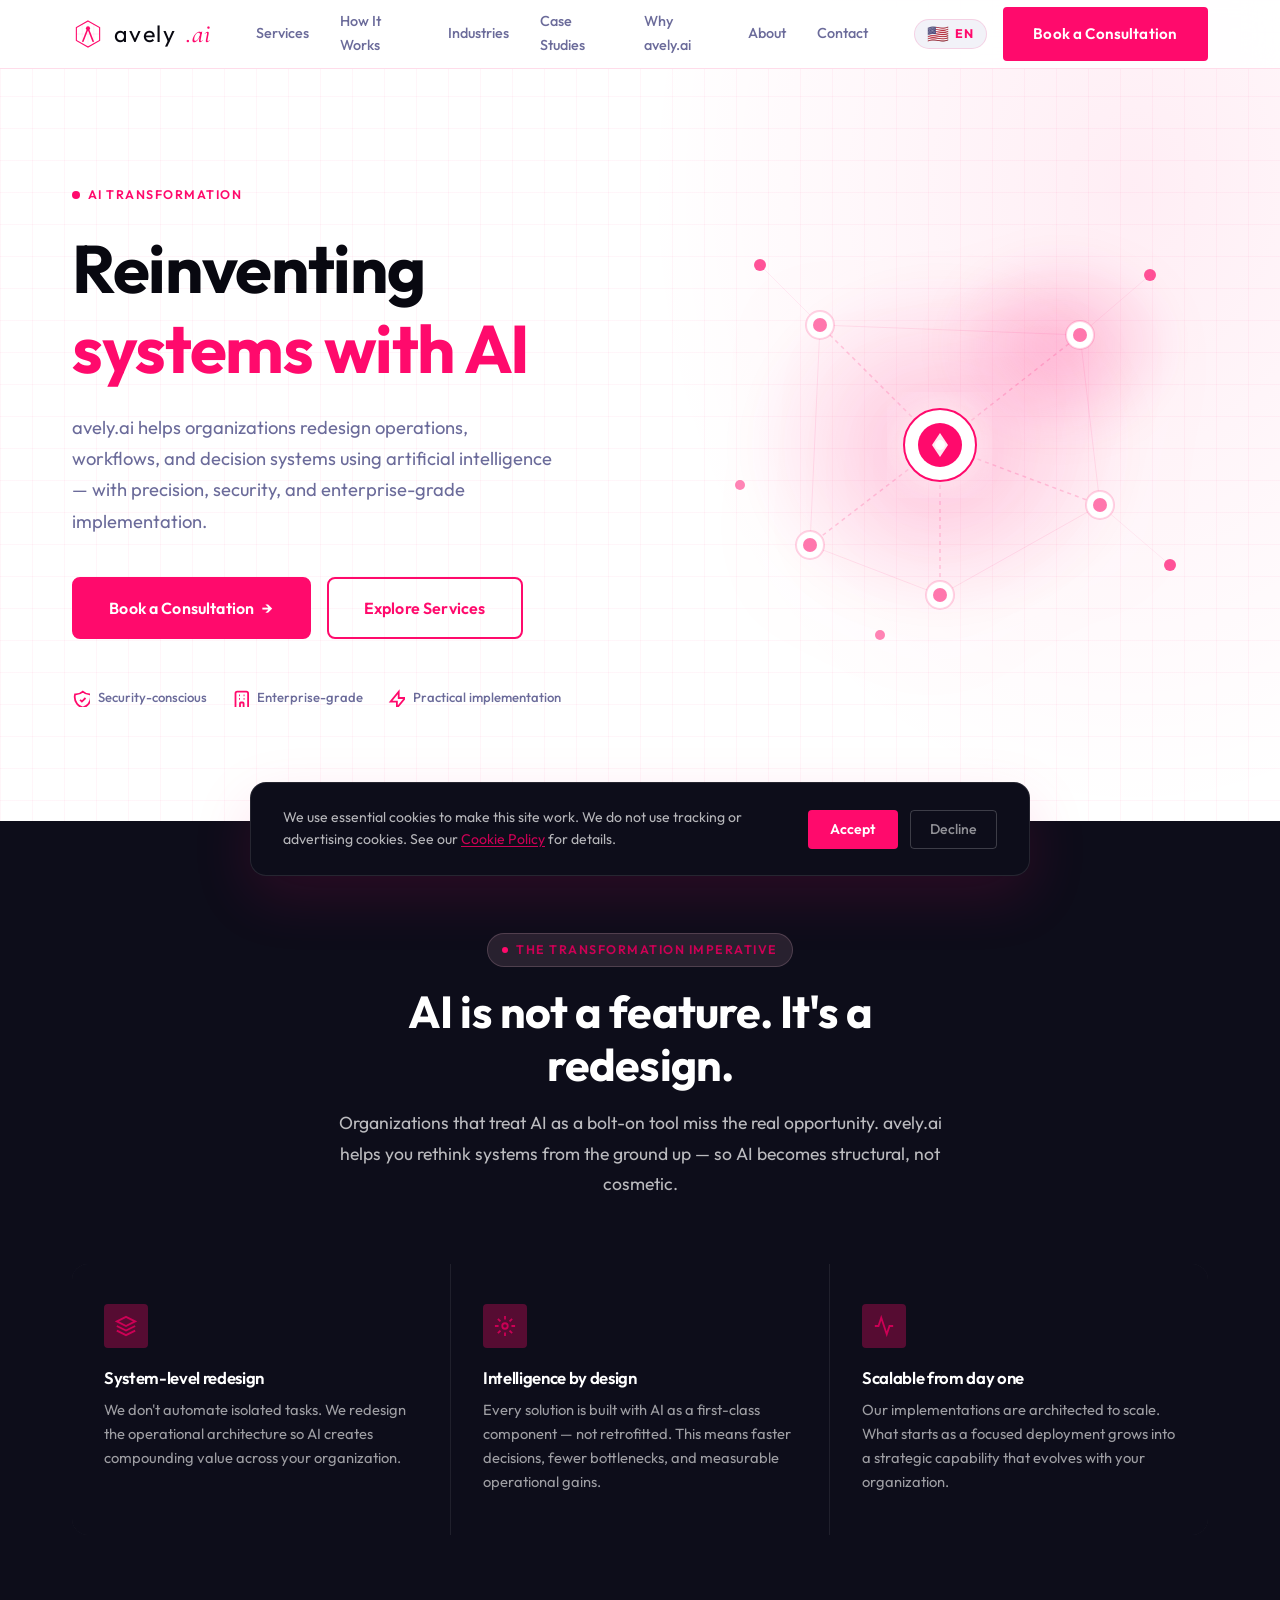
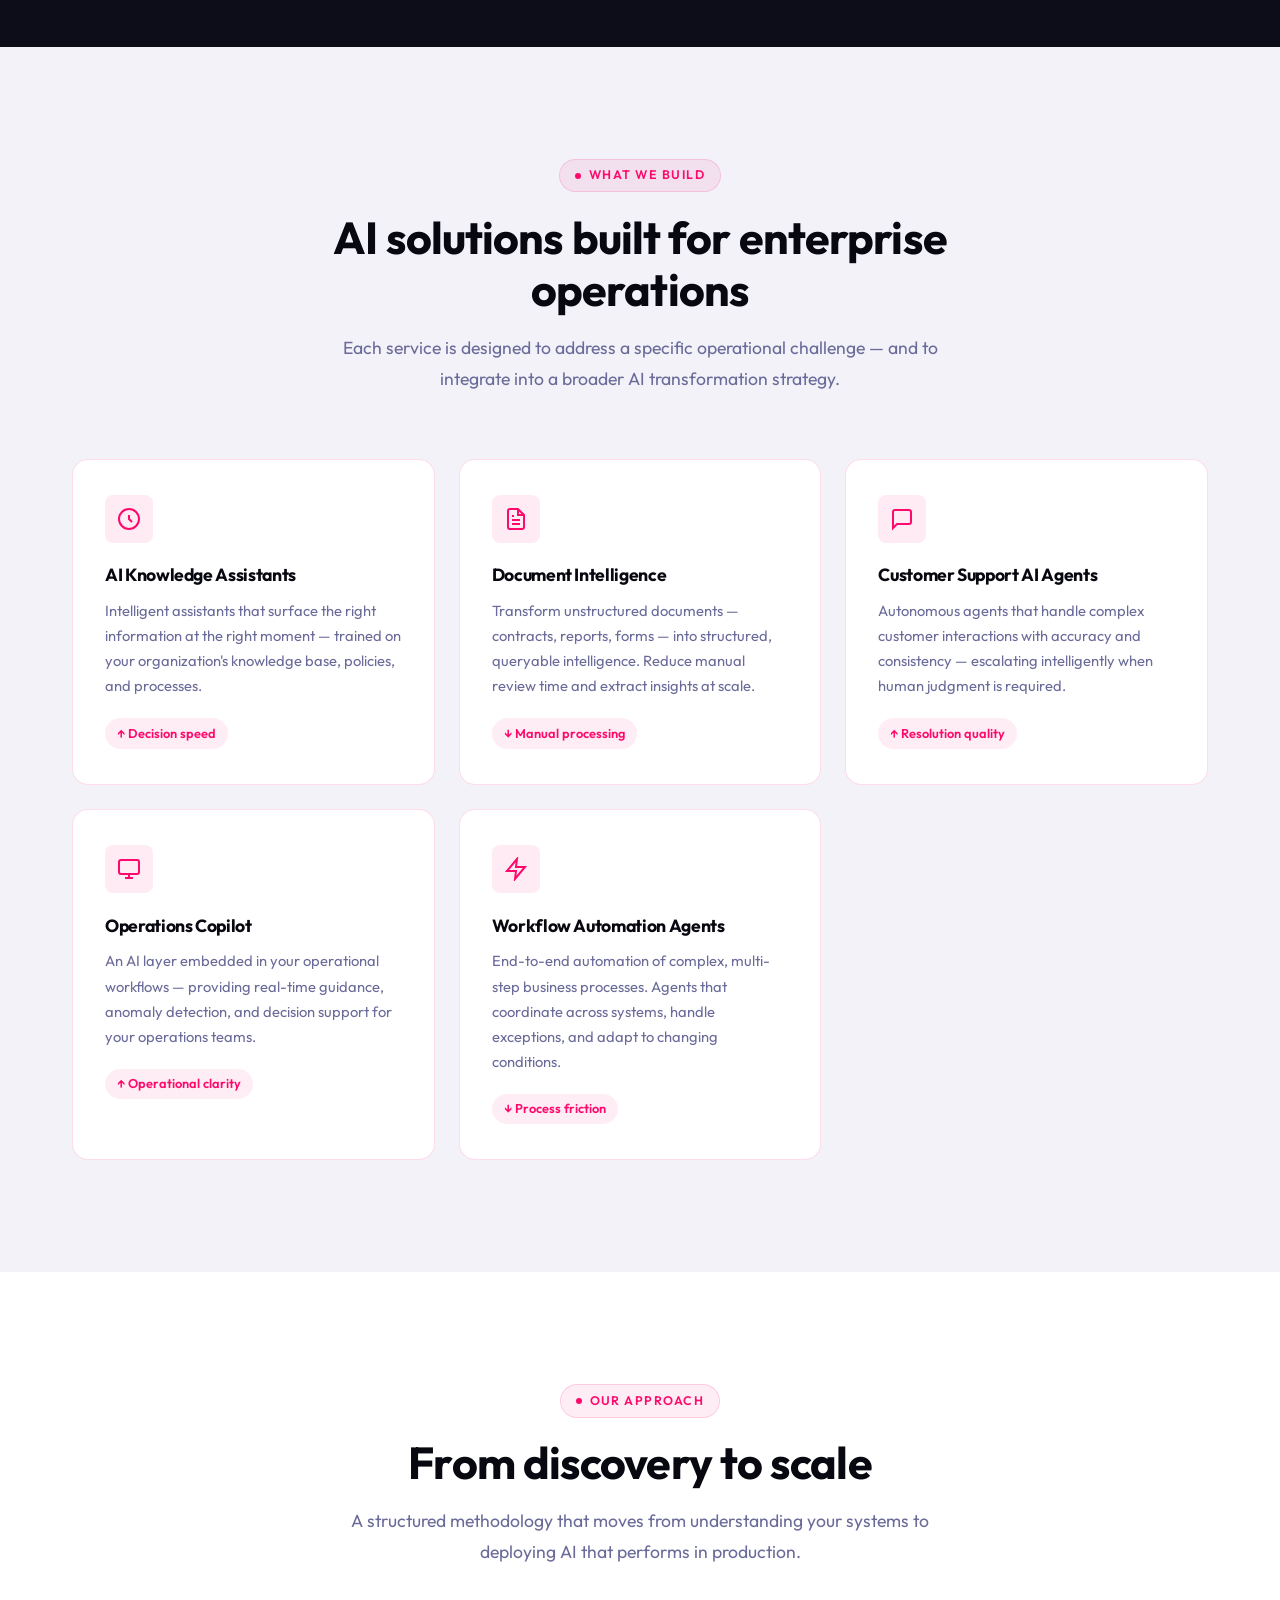
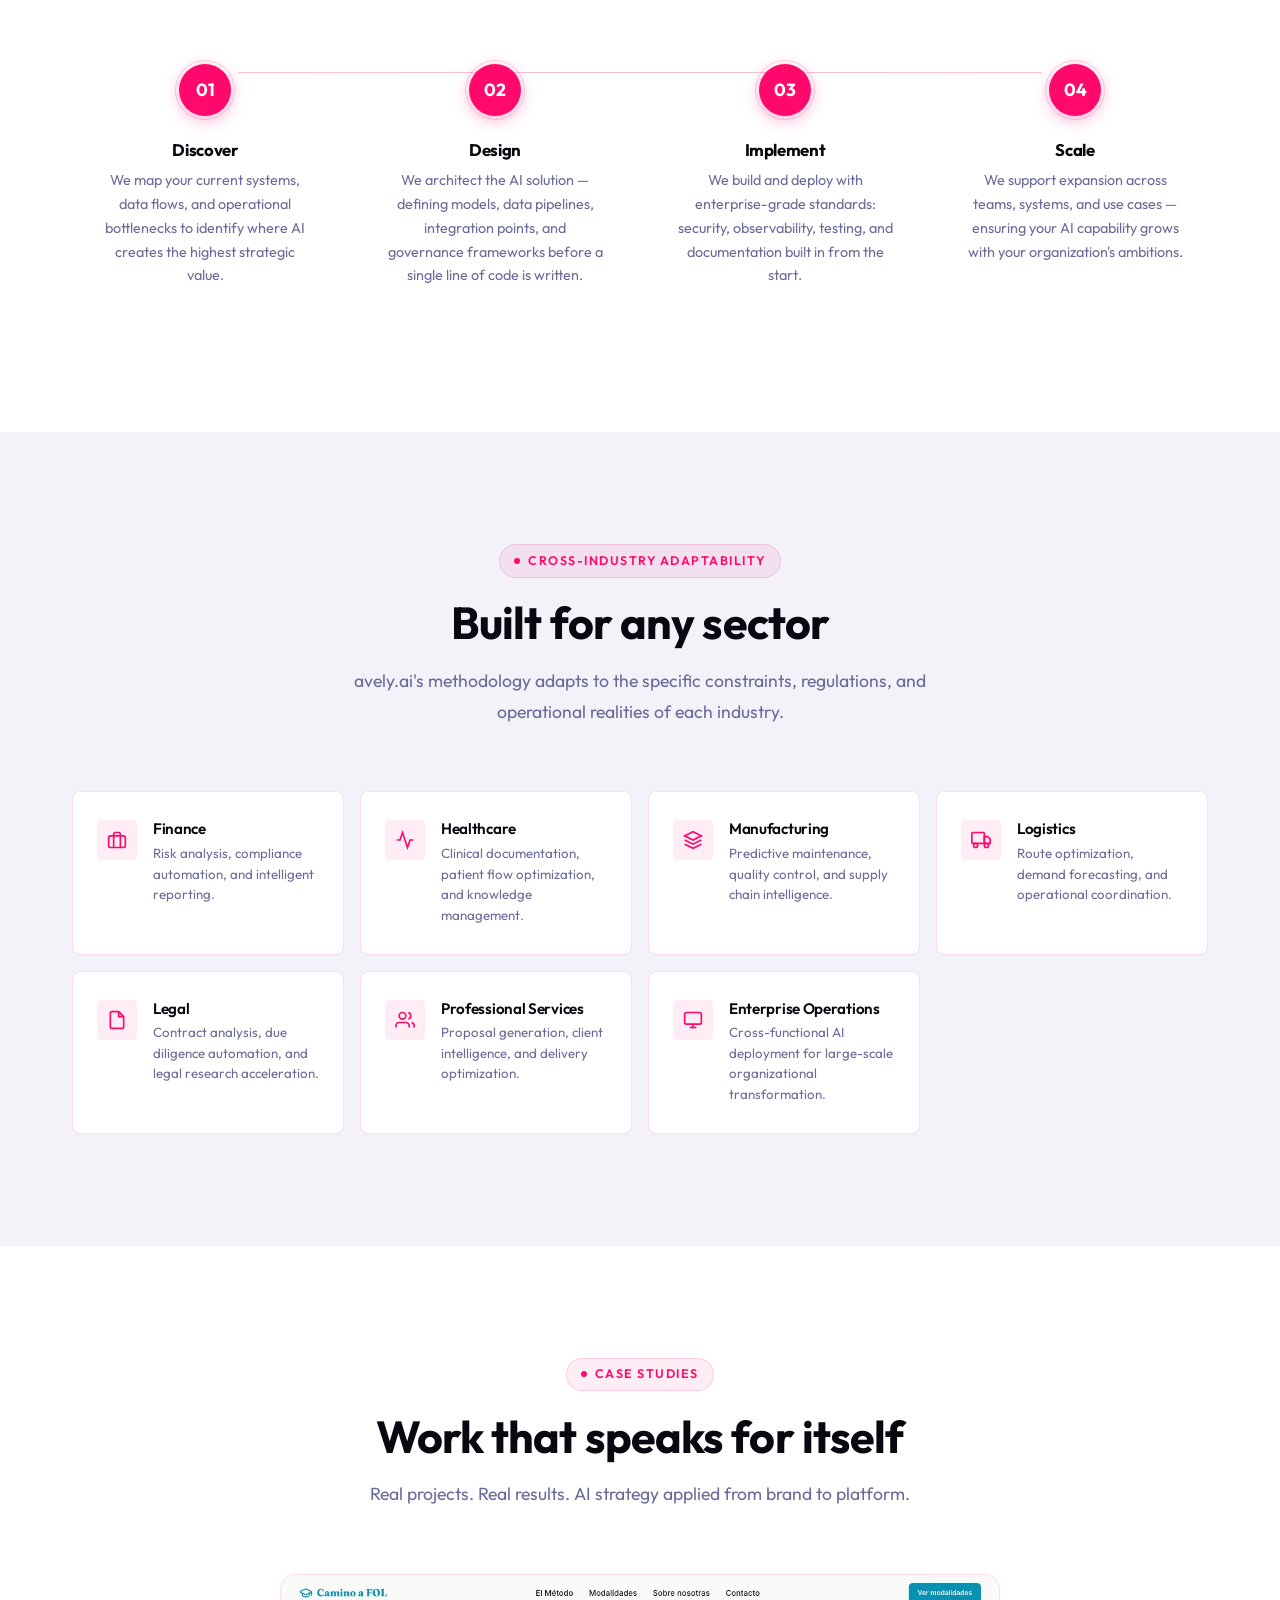
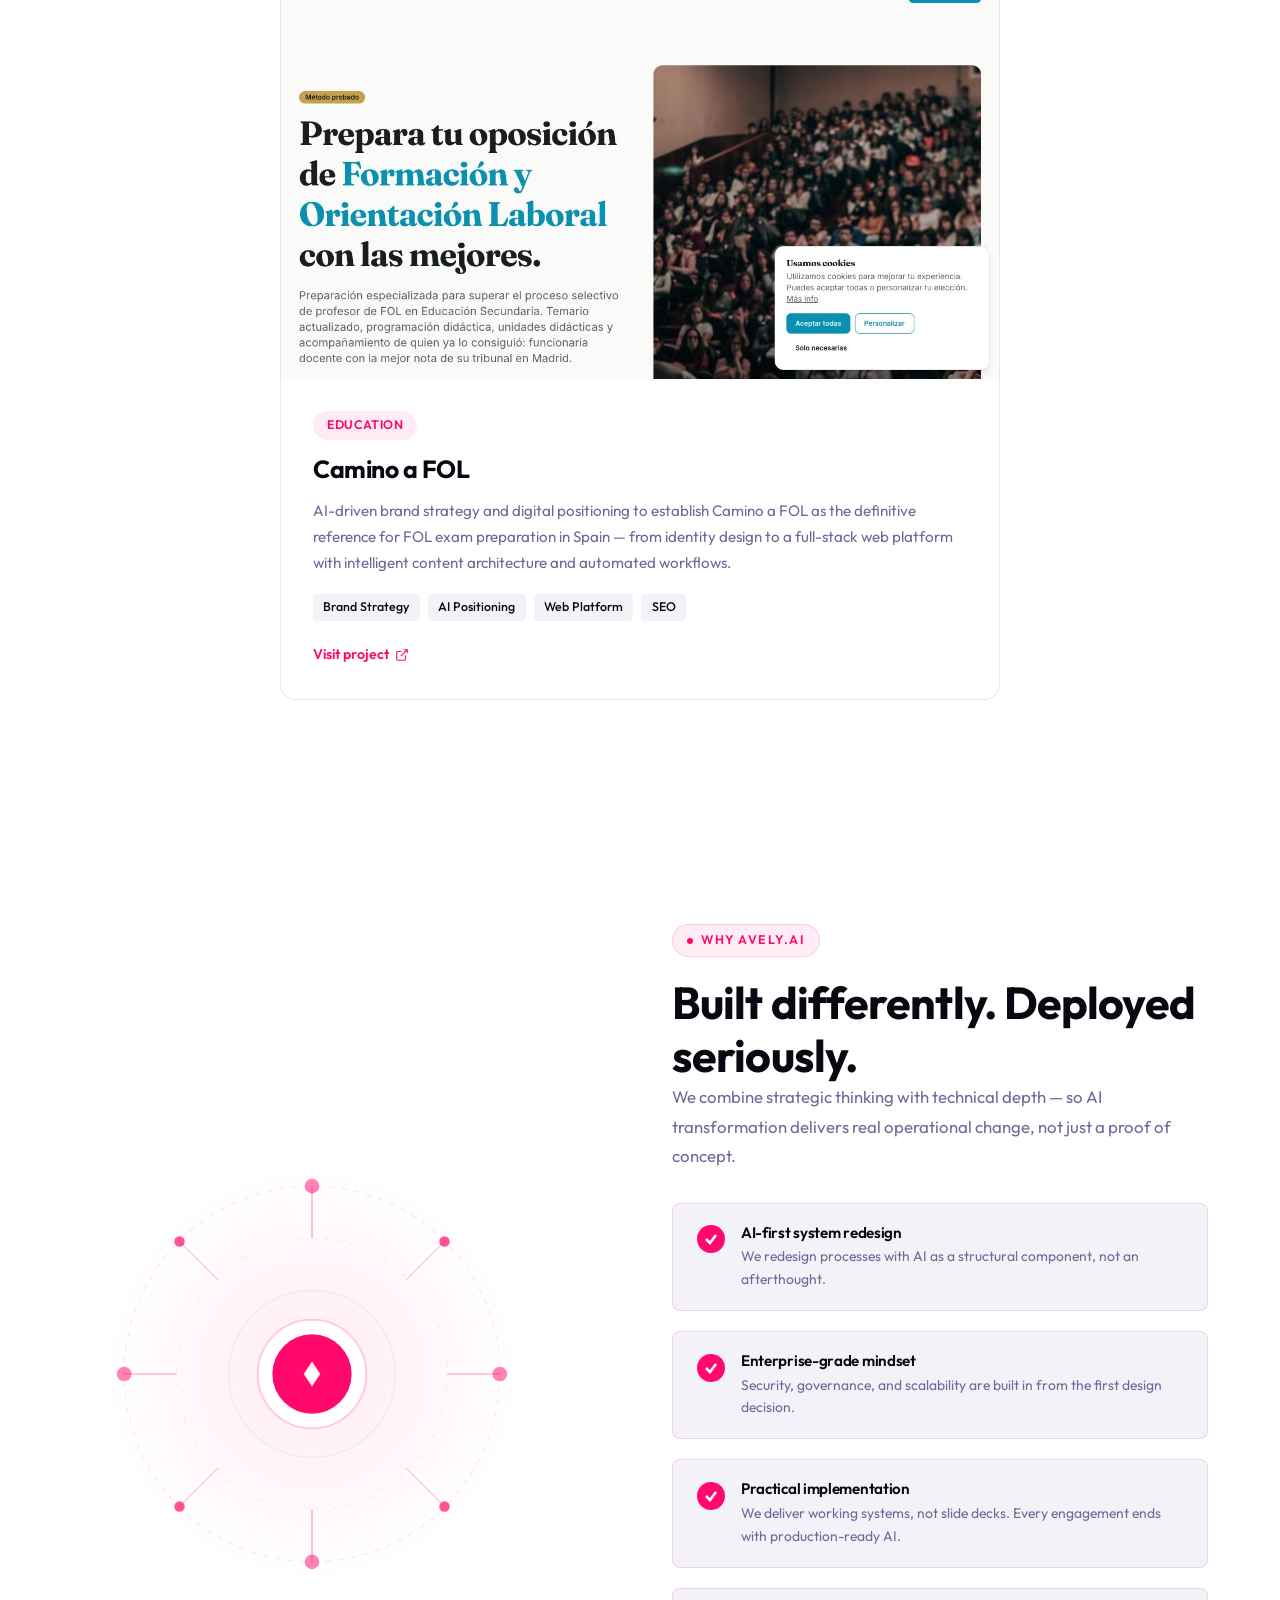
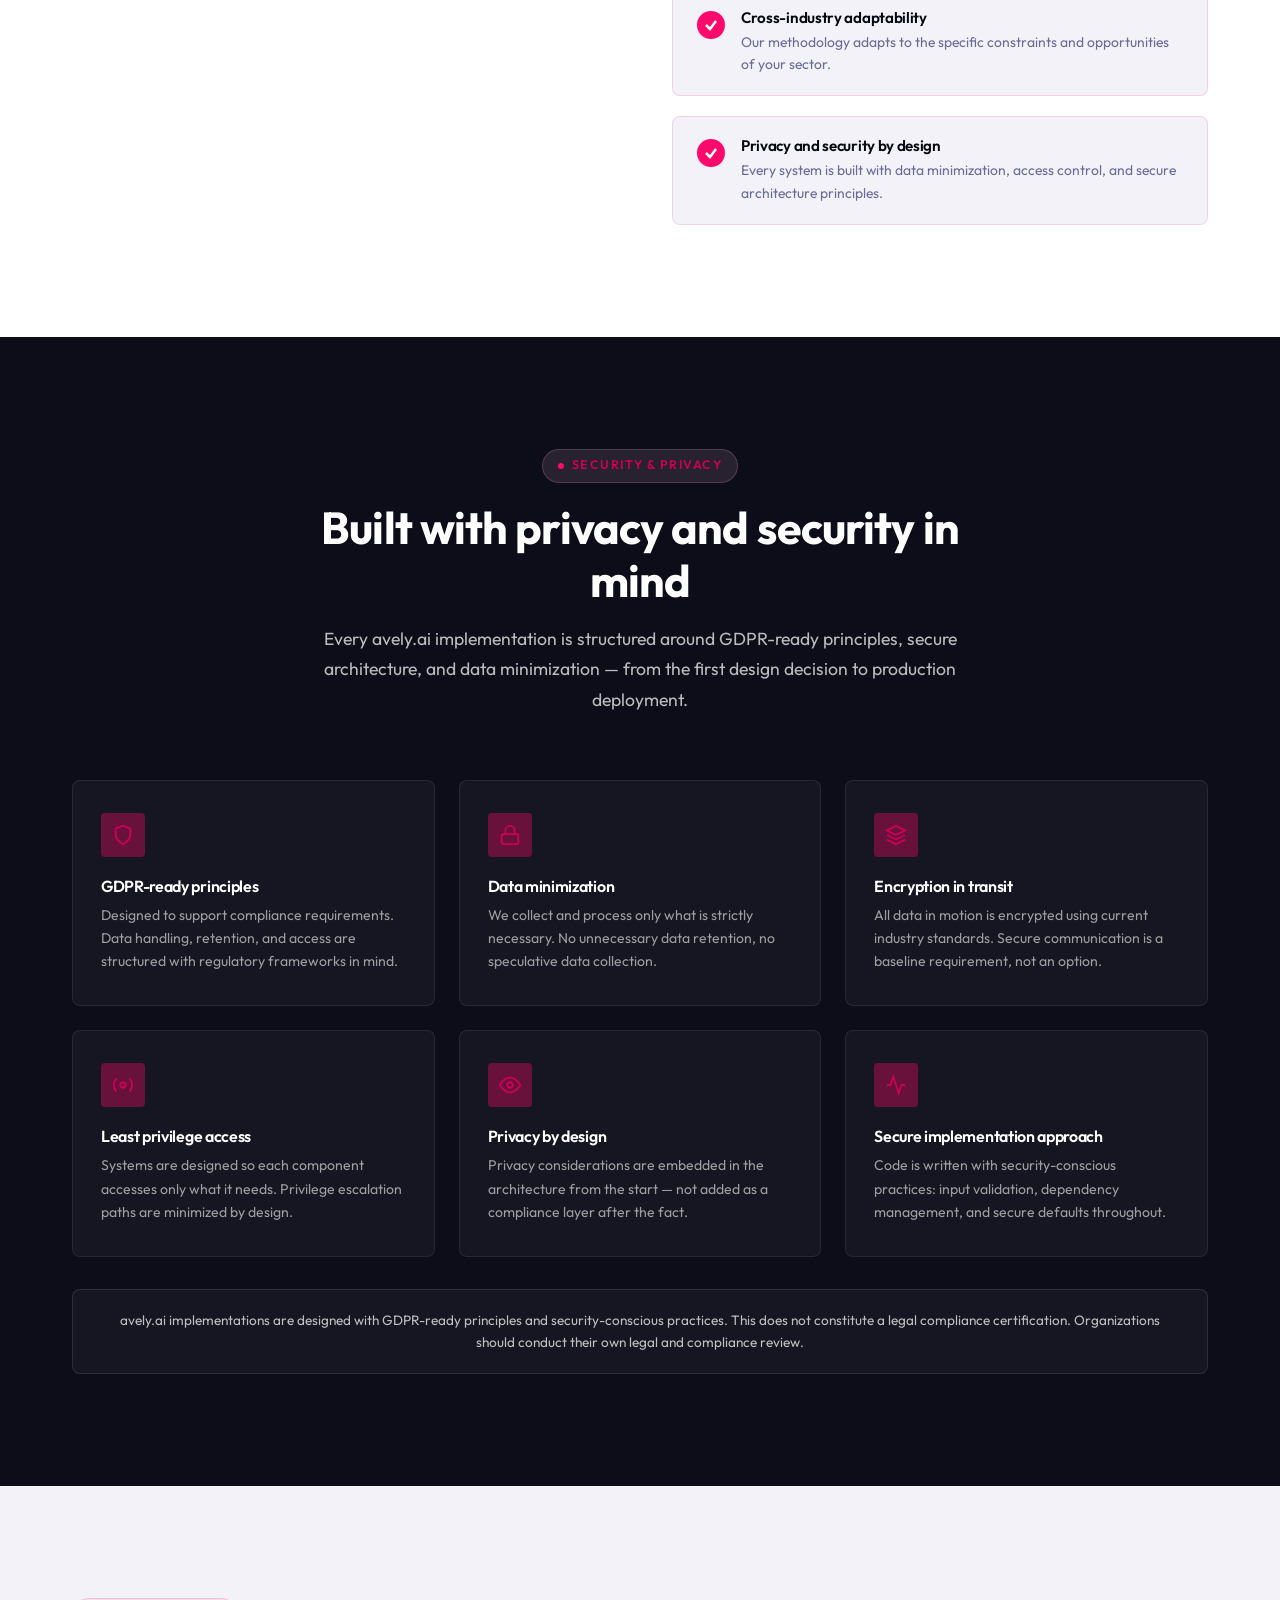
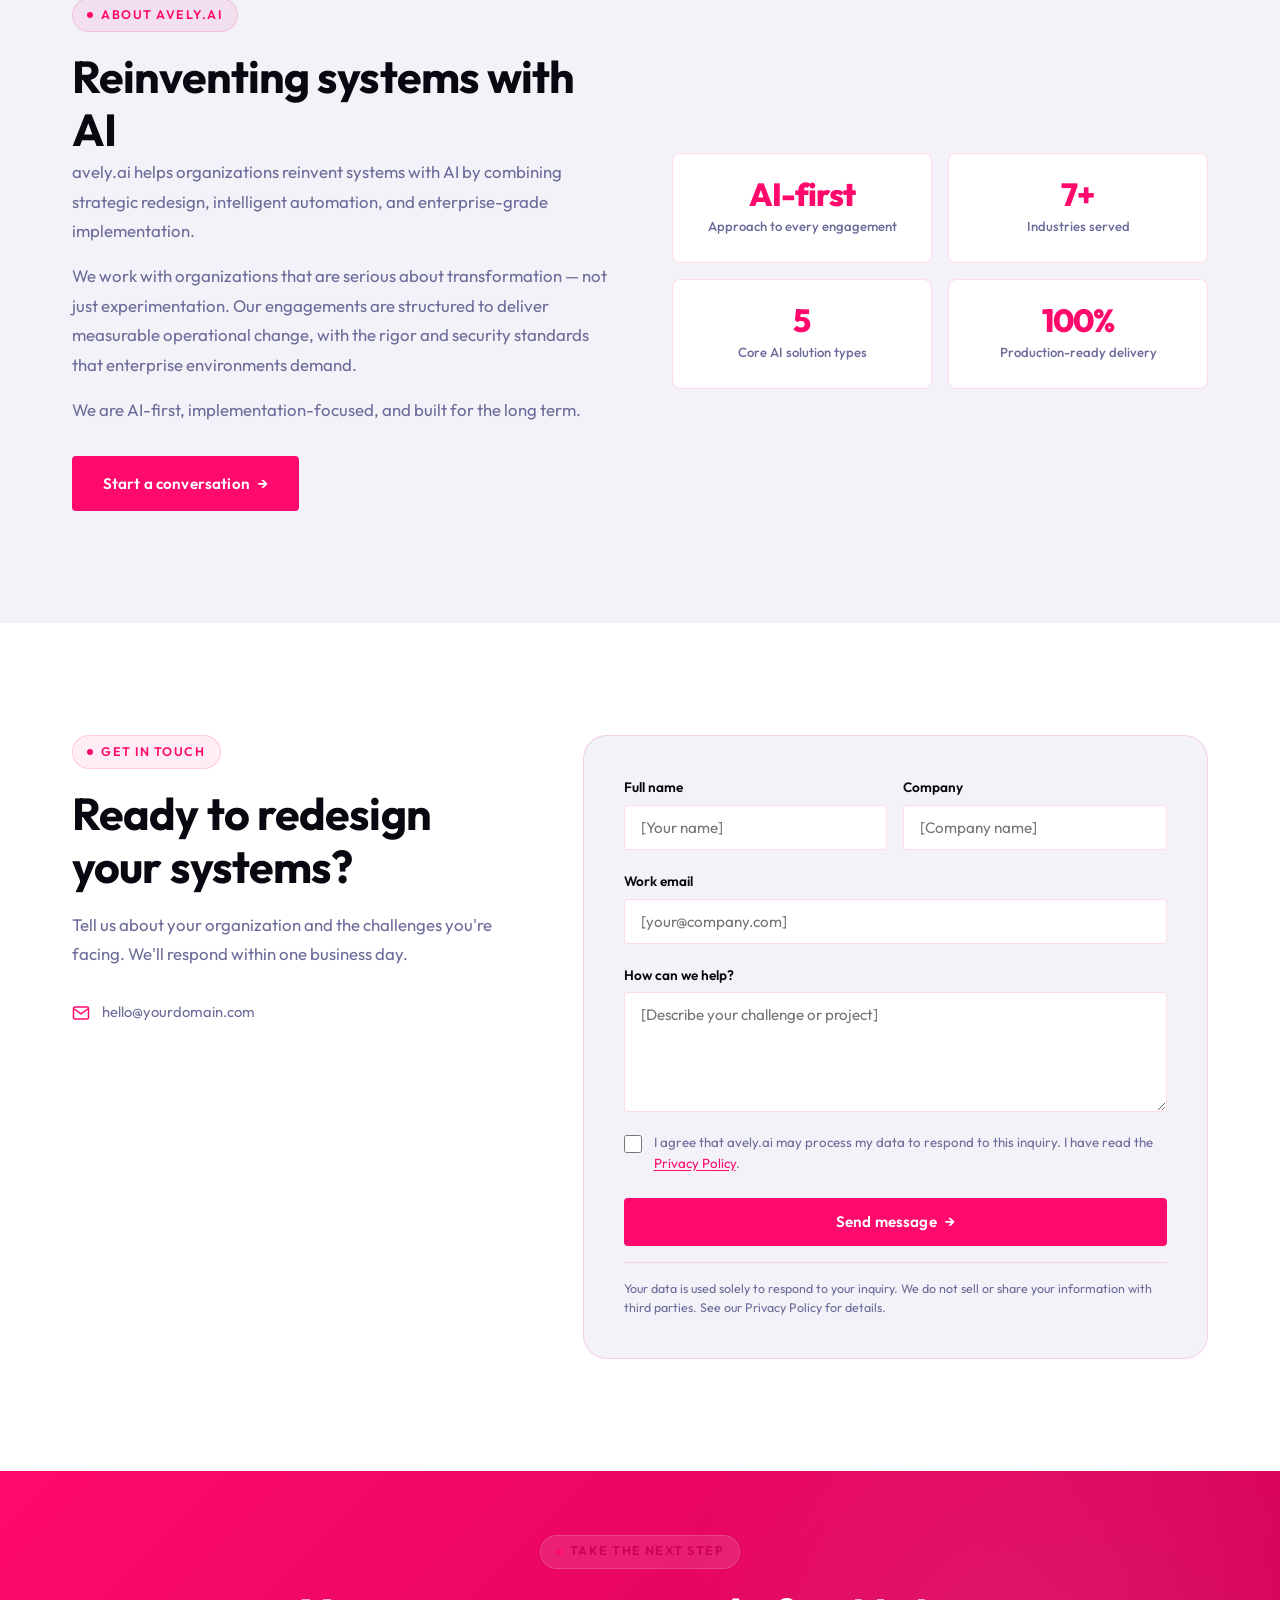
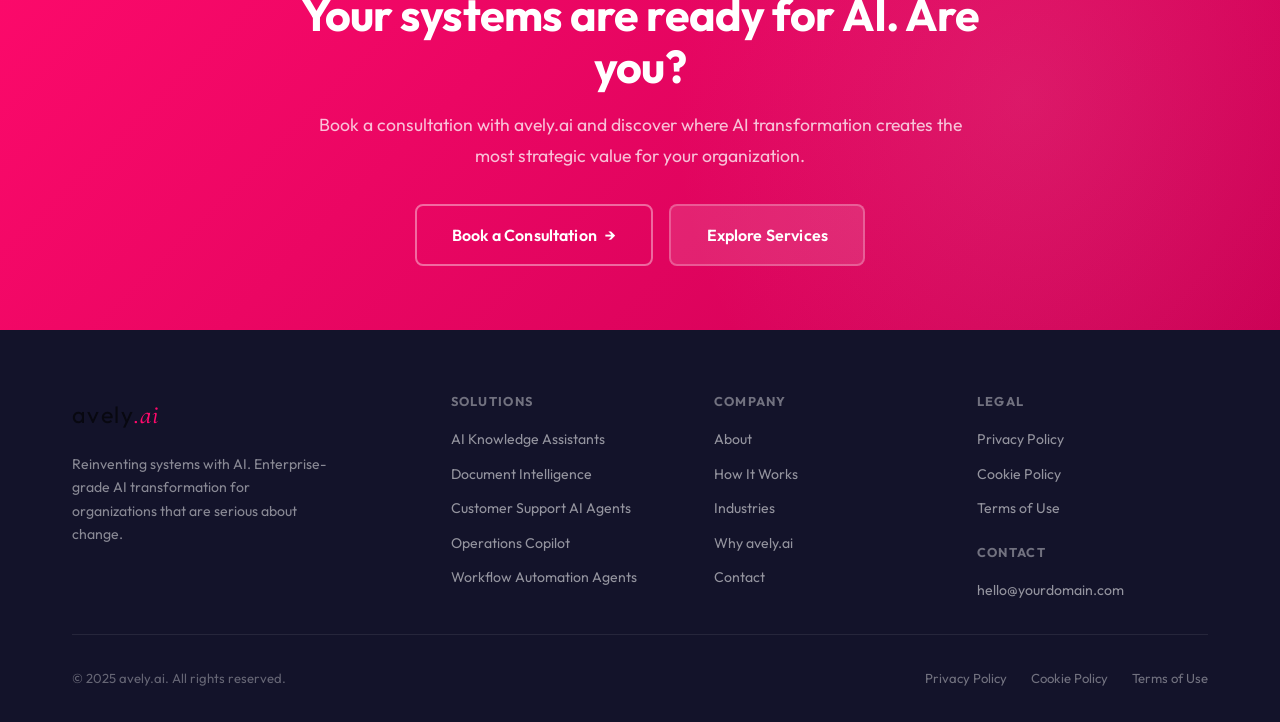
<file: index.html>
<!DOCTYPE html>
<html lang="en" dir="ltr">
<head>
  <meta charset="UTF-8" />
  <meta name="viewport" content="width=device-width, initial-scale=1.0" />

  <!-- ── SEO: Primary Meta ─────────────────────────────────── -->
  <!-- Replace "yourdomain.com" with your production domain -->
  <title>avely.ai — AI-Powered Digital Transformation</title>
  <meta name="description" content="avely.ai helps organizations redesign operations, workflows, and decision systems using artificial intelligence. Enterprise-grade AI transformation." />
  <meta name="robots" content="index, follow" />
  <link rel="canonical" href="https://yourdomain.com/" />

  <!-- ── SEO: Open Graph ───────────────────────────────────── -->
  <meta property="og:type"        content="website" />
  <meta property="og:url"         content="https://yourdomain.com/" />
  <meta property="og:title"       content="avely.ai — AI-Powered Digital Transformation" />
  <meta property="og:description" content="Enterprise AI transformation. Redesign operations, workflows, and decision systems with AI." />
  <meta property="og:image"       content="https://yourdomain.com/assets/img/og-image.png" />
  <meta property="og:site_name"   content="avely.ai" />

  <!-- ── SEO: Twitter Card ─────────────────────────────────── -->
  <meta name="twitter:card"        content="summary_large_image" />
  <meta name="twitter:title"       content="avely.ai — AI-Powered Digital Transformation" />
  <meta name="twitter:description" content="Enterprise AI transformation. Redesign operations, workflows, and decision systems with AI." />
  <meta name="twitter:image"       content="https://yourdomain.com/assets/img/og-image.png" />

  <!-- ── SEO: hreflang (add more languages as needed) ─────── -->
  <link rel="alternate" hreflang="en" href="https://yourdomain.com/" />
  <link rel="alternate" hreflang="es" href="https://yourdomain.com/?lang=es" />
  <link rel="alternate" hreflang="x-default" href="https://yourdomain.com/" />

  <!-- ── SEO: Sitemap & Robots (add these files at root) ───── -->
  <!-- <link rel="sitemap" type="application/xml" href="/sitemap.xml" /> -->
  <!-- robots.txt should be placed at the root of the domain -->

  <!-- ── Favicon ────────────────────────────────────────────── -->
  <link rel="icon" href="favicon.svg" type="image/svg+xml" />

  <!-- ── Fonts ─────────────────────────────────────────────── -->
  <link rel="preconnect" href="https://fonts.googleapis.com" />
  <link rel="preconnect" href="https://fonts.gstatic.com" crossorigin />
  <link href="https://fonts.googleapis.com/css2?family=Outfit:wght@300;400;500&family=Cormorant+Garamond:ital,wght@1,400;1,500;1,600&display=swap" rel="stylesheet" />

  <!-- ── Styles ────────────────────────────────────────────── -->
  <link rel="stylesheet" href="styles.css" />

  <!-- ── reCAPTCHA v2 ──────────────────────────────────────── -->
  <script src="https://www.google.com/recaptcha/api.js" async defer></script>

  <!-- ── Web3Forms ─────────────────────────────────────────── -->
  <script src="https://web3forms.com/client/script.js" async defer></script>

  <!-- ── JSON-LD Structured Data ───────────────────────────── -->
  <script type="application/ld+json">
  {
    "@context": "https://schema.org",
    "@type": "ProfessionalService",
    "name": "avely.ai",
    "description": "AI transformation company helping organizations redesign business systems and operational processes using artificial intelligence.",
    "url": "https://yourdomain.com",
    "logo": "https://yourdomain.com/assets/img/logo.png",
    "contactPoint": {
      "@type": "ContactPoint",
      "email": "hello@yourdomain.com",
      "contactType": "customer service"
    },
    "sameAs": []
  }
  </script>
</head>
<body>

<!-- Skip to main content (accessibility) -->
<a class="skip-link" href="#main-content">Skip to main content</a>

<!-- ════════════════════════════════════════════════════════════
     HEADER / NAVIGATION
     ════════════════════════════════════════════════════════════ -->
<header id="site-header" role="banner">
  <div class="container">
    <div class="header-inner">

      <!-- Wordmark + Icon -->
      <a href="index.html" class="wordmark" aria-label="avely.ai — Home">
        <svg class="wm-icon" width="32" height="32" viewBox="0 0 44 44" fill="none" aria-hidden="true">
          <path d="M22 4 L38 13 L38 31 L22 40 L6 31 L6 13 Z" stroke="#FF0A6C" stroke-width="1.5" fill="none"/>
          <line x1="14" y1="8.5" x2="14" y2="35.5" stroke="#FF0A6C" stroke-width="0.45" opacity="0.22"/>
          <line x1="22" y1="4" x2="22" y2="40" stroke="#FF0A6C" stroke-width="0.45" opacity="0.22"/>
          <line x1="30" y1="8.5" x2="30" y2="35.5" stroke="#FF0A6C" stroke-width="0.45" opacity="0.22"/>
          <line x1="6" y1="22" x2="38" y2="22" stroke="#FF0A6C" stroke-width="0.45" opacity="0.22"/>
          <path d="M15 32 L22 14 L29 32" stroke="#FF0A6C" stroke-width="2.2" fill="none" stroke-linecap="round" stroke-linejoin="round"/>
          <circle cx="22" cy="14" r="2.8" fill="#FF0A6C"/>
        </svg>
        avely<span class="wm-suffix">.ai</span>
      </a>

      <!-- Desktop nav -->
      <nav class="nav-links" aria-label="Primary navigation">
        <a href="#services"    data-i18n="nav.services">Services</a>
        <a href="#how-it-works" data-i18n="nav.how">How It Works</a>
        <a href="#industries"  data-i18n="nav.industries">Industries</a>
        <a href="#cases"       data-i18n="nav.cases">Case Studies</a>
        <a href="#why-aitera"  data-i18n="nav.why">Why avely.ai</a>
        <a href="#about"       data-i18n="nav.about">About</a>
        <a href="#contact"     data-i18n="nav.contact">Contact</a>
      </nav>

      <!-- Header right: lang switcher + CTA -->
      <div class="header-right">
        <!-- Language switcher
             NOTE: Flag shown is based on selected language/locale,
             NOT on geographic location detection. -->
        <button class="lang-switcher" id="lang-toggle" aria-label="Switch language" aria-expanded="false">
          <span class="lang-flag" id="lang-flag" aria-hidden="true">🇺🇸</span>
          <span class="lang-code" id="lang-code">EN</span>
        </button>

        <a href="#contact" class="btn btn-primary" data-i18n="nav.cta">Book a Consultation</a>
      </div>

      <!-- Mobile menu toggle -->
      <button class="menu-toggle" id="menu-toggle" aria-label="Open menu" aria-expanded="false" aria-controls="mobile-nav">
        <span></span><span></span><span></span>
      </button>
    </div>
  </div>

  <!-- Mobile nav -->
  <nav class="mobile-nav" id="mobile-nav" aria-label="Mobile navigation">
    <a href="#services"     data-i18n="nav.services">Services</a>
    <a href="#how-it-works" data-i18n="nav.how">How It Works</a>
    <a href="#industries"   data-i18n="nav.industries">Industries</a>
    <a href="#cases"        data-i18n="nav.cases">Case Studies</a>
    <a href="#why-aitera"   data-i18n="nav.why">Why avely.ai</a>
    <a href="#about"        data-i18n="nav.about">About</a>
    <a href="#contact"      data-i18n="nav.contact">Contact</a>
    <a href="#contact" class="btn btn-primary" data-i18n="nav.cta">Book a Consultation</a>
  </nav>
</header>

<!-- ════════════════════════════════════════════════════════════
     MAIN CONTENT
     ════════════════════════════════════════════════════════════ -->
<main id="main-content">

  <!-- ── HERO ──────────────────────────────────────────────── -->
  <section id="hero" aria-labelledby="hero-heading">
    <div class="hero-bg" aria-hidden="true"></div>
    <div class="container">
      <div class="hero-inner">
        <div class="hero-content">
          <div class="hero-eyebrow">
            <span class="hero-eyebrow-dot" aria-hidden="true"></span>
            <span data-i18n="hero.eyebrow">AI Transformation</span>
          </div>

          <h1 id="hero-heading" class="hero-title">
            <span data-i18n="hero.title.line1">Reinventing</span>
            <br />
            <span class="accent" data-i18n="hero.title.line2">systems with AI</span>
          </h1>

          <p class="hero-subtitle" data-i18n="hero.subtitle">
            avely.ai helps organizations redesign operations, workflows, and decision systems using artificial intelligence — with precision, security, and enterprise-grade implementation.
          </p>

          <div class="hero-actions">
            <a href="#contact" class="btn btn-primary btn-lg btn-arrow" data-i18n="hero.cta.primary">Book a Consultation</a>
            <a href="#services" class="btn btn-outline btn-lg" data-i18n="hero.cta.secondary">Explore Services</a>
          </div>

          <div class="hero-trust">
            <div class="hero-trust-item">
              <svg class="hero-trust-icon" viewBox="0 0 20 20" fill="none" stroke="currentColor" stroke-width="2" aria-hidden="true">
                <path d="M9 12l2 2 4-4m5.618-4.016A11.955 11.955 0 0112 2.944a11.955 11.955 0 01-8.618 3.04A12.02 12.02 0 003 9c0 5.591 3.824 10.29 9 11.622 5.176-1.332 9-6.03 9-11.622 0-1.042-.133-2.052-.382-3.016z"/>
              </svg>
              <span data-i18n="hero.trust.security">Security-conscious</span>
            </div>
            <div class="hero-trust-item">
              <svg class="hero-trust-icon" viewBox="0 0 20 20" fill="none" stroke="currentColor" stroke-width="2" aria-hidden="true">
                <path d="M19 21V5a2 2 0 00-2-2H7a2 2 0 00-2 2v16m14 0h2m-2 0h-5m-9 0H3m2 0h5M9 7h1m-1 4h1m4-4h1m-1 4h1m-5 10v-5a1 1 0 011-1h2a1 1 0 011 1v5m-4 0h4"/>
              </svg>
              <span data-i18n="hero.trust.enterprise">Enterprise-grade</span>
            </div>
            <div class="hero-trust-item">
              <svg class="hero-trust-icon" viewBox="0 0 20 20" fill="none" stroke="currentColor" stroke-width="2" aria-hidden="true">
                <path d="M13 10V3L4 14h7v7l9-11h-7z"/>
              </svg>
              <span data-i18n="hero.trust.practical">Practical implementation</span>
            </div>
          </div>
        </div>

        <!-- Abstract hero visual — CSS/SVG network diagram -->
        <div class="hero-visual" aria-hidden="true">
          <svg viewBox="0 0 520 480" fill="none" xmlns="http://www.w3.org/2000/svg" role="img" aria-label="Abstract network diagram representing AI system architecture">
            <defs>
              <radialGradient id="glow1" cx="50%" cy="50%" r="50%">
                <stop offset="0%" stop-color="#FF0A6C" stop-opacity="0.18"/>
                <stop offset="100%" stop-color="#FF0A6C" stop-opacity="0"/>
              </radialGradient>
              <radialGradient id="glow2" cx="50%" cy="50%" r="50%">
                <stop offset="0%" stop-color="#FF0A6C" stop-opacity="0.22"/>
                <stop offset="100%" stop-color="#FF0A6C" stop-opacity="0"/>
              </radialGradient>
              <filter id="blur1">
                <feGaussianBlur stdDeviation="18"/>
              </filter>
            </defs>
            <!-- Background glows -->
            <ellipse cx="260" cy="240" rx="200" ry="180" fill="url(#glow1)" filter="url(#blur1)"/>
            <ellipse cx="380" cy="140" rx="120" ry="100" fill="url(#glow2)" filter="url(#blur1)"/>
            <!-- Connection lines -->
            <line x1="260" y1="240" x2="140" y2="120" stroke="rgba(255,10,108,0.18)" stroke-width="1.5" stroke-dasharray="4 4"/>
            <line x1="260" y1="240" x2="400" y2="130" stroke="rgba(255,10,108,0.18)" stroke-width="1.5" stroke-dasharray="4 4"/>
            <line x1="260" y1="240" x2="420" y2="300" stroke="rgba(255,10,108,0.18)" stroke-width="1.5" stroke-dasharray="4 4"/>
            <line x1="260" y1="240" x2="130" y2="340" stroke="rgba(255,10,108,0.18)" stroke-width="1.5" stroke-dasharray="4 4"/>
            <line x1="260" y1="240" x2="260" y2="390" stroke="rgba(255,10,108,0.18)" stroke-width="1.5" stroke-dasharray="4 4"/>
            <line x1="140" y1="120" x2="400" y2="130" stroke="rgba(255,10,108,0.18)" stroke-width="1" opacity="0.5"/>
            <line x1="400" y1="130" x2="420" y2="300" stroke="rgba(255,10,108,0.18)" stroke-width="1" opacity="0.5"/>
            <line x1="420" y1="300" x2="260" y2="390" stroke="rgba(255,10,108,0.18)" stroke-width="1" opacity="0.5"/>
            <line x1="260" y1="390" x2="130" y2="340" stroke="rgba(255,10,108,0.18)" stroke-width="1" opacity="0.5"/>
            <line x1="130" y1="340" x2="140" y2="120" stroke="rgba(255,10,108,0.18)" stroke-width="1" opacity="0.5"/>
            <!-- Secondary nodes -->
            <line x1="140" y1="120" x2="80" y2="60" stroke="rgba(255,10,108,0.18)" stroke-width="1" opacity="0.4"/>
            <line x1="400" y1="130" x2="470" y2="70" stroke="rgba(255,10,108,0.18)" stroke-width="1" opacity="0.4"/>
            <line x1="420" y1="300" x2="490" y2="360" stroke="rgba(255,10,108,0.18)" stroke-width="1" opacity="0.4"/>
            <!-- Outer nodes (small) -->
            <circle cx="80"  cy="60"  r="6" fill="#FF0A6C" opacity="0.7"/>
            <circle cx="470" cy="70"  r="6" fill="#FF0A6C" opacity="0.7"/>
            <circle cx="490" cy="360" r="6" fill="#FF0A6C" opacity="0.7"/>
            <circle cx="60"  cy="280" r="5" fill="#FF0A6C" opacity="0.5"/>
            <circle cx="200" cy="430" r="5" fill="#FF0A6C" opacity="0.5"/>
            <!-- Mid nodes -->
            <circle cx="140" cy="120" r="14" fill="white" stroke="rgba(255,10,108,0.18)" stroke-width="2"/>
            <circle cx="140" cy="120" r="7"  fill="#FF3D8A" opacity="0.7"/>
            <circle cx="400" cy="130" r="14" fill="white" stroke="rgba(255,10,108,0.18)" stroke-width="2"/>
            <circle cx="400" cy="130" r="7"  fill="#FF3D8A" opacity="0.7"/>
            <circle cx="420" cy="300" r="14" fill="white" stroke="rgba(255,10,108,0.18)" stroke-width="2"/>
            <circle cx="420" cy="300" r="7"  fill="#FF3D8A" opacity="0.7"/>
            <circle cx="130" cy="340" r="14" fill="white" stroke="rgba(255,10,108,0.18)" stroke-width="2"/>
            <circle cx="130" cy="340" r="7"  fill="#FF3D8A" opacity="0.7"/>
            <circle cx="260" cy="390" r="14" fill="white" stroke="rgba(255,10,108,0.18)" stroke-width="2"/>
            <circle cx="260" cy="390" r="7"  fill="#FF3D8A" opacity="0.7"/>
            <!-- Central node -->
            <circle cx="260" cy="240" r="44" fill="white" stroke="rgba(255,10,108,0.18)" stroke-width="2" filter="url(#blur1)" opacity="0.6"/>
            <circle cx="260" cy="240" r="36" fill="white" stroke="#FF0A6C" stroke-width="2"/>
            <circle cx="260" cy="240" r="22" fill="#FF0A6C"/>
            <!-- Center icon: simplified AI symbol -->
            <path d="M252 240 L260 228 L268 240 L260 252 Z" fill="white" opacity="0.9"/>
            <circle cx="260" cy="240" r="5" fill="white"/>
          </svg>
        </div>
      </div>
    </div>
  </section>

  <!-- ── VALUE PROPOSITION ──────────────────────────────────── -->
  <section id="value-prop" class="section section-dark" aria-labelledby="value-heading">
    <div class="container">
      <div class="section-header centered">
        <div class="section-label" style="background:rgba(232,183,200,0.12);border-color:rgba(232,183,200,0.2);color:var(--pink-accent);" data-i18n="value.label">The Transformation Imperative</div>
        <h2 id="value-heading" data-i18n="value.title">AI is not a feature. It's a redesign.</h2>
        <p data-i18n="value.subtitle">Organizations that treat AI as a bolt-on tool miss the real opportunity. avely.ai helps you rethink systems from the ground up — so AI becomes structural, not cosmetic.</p>
      </div>

      <div class="value-grid reveal">
        <div class="value-item">
          <div class="value-icon" aria-hidden="true">
            <svg width="22" height="22" viewBox="0 0 24 24" fill="none" stroke="currentColor" stroke-width="2"><path d="M12 2L2 7l10 5 10-5-10-5zM2 17l10 5 10-5M2 12l10 5 10-5"/></svg>
          </div>
          <h4 data-i18n="value.item1.title">System-level redesign</h4>
          <p data-i18n="value.item1.desc">We don't automate isolated tasks. We redesign the operational architecture so AI creates compounding value across your organization.</p>
        </div>
        <div class="value-item">
          <div class="value-icon" aria-hidden="true">
            <svg width="22" height="22" viewBox="0 0 24 24" fill="none" stroke="currentColor" stroke-width="2"><circle cx="12" cy="12" r="3"/><path d="M12 1v4M12 19v4M4.22 4.22l2.83 2.83M16.95 16.95l2.83 2.83M1 12h4M19 12h4M4.22 19.78l2.83-2.83M16.95 7.05l2.83-2.83"/></svg>
          </div>
          <h4 data-i18n="value.item2.title">Intelligence by design</h4>
          <p data-i18n="value.item2.desc">Every solution is built with AI as a first-class component — not retrofitted. This means faster decisions, fewer bottlenecks, and measurable operational gains.</p>
        </div>
        <div class="value-item">
          <div class="value-icon" aria-hidden="true">
            <svg width="22" height="22" viewBox="0 0 24 24" fill="none" stroke="currentColor" stroke-width="2"><path d="M22 12h-4l-3 9L9 3l-3 9H2"/></svg>
          </div>
          <h4 data-i18n="value.item3.title">Scalable from day one</h4>
          <p data-i18n="value.item3.desc">Our implementations are architected to scale. What starts as a focused deployment grows into a strategic capability that evolves with your organization.</p>
        </div>
      </div>
    </div>
  </section>

  <!-- ── SERVICES ───────────────────────────────────────────── -->
  <section id="services" class="section section-alt" aria-labelledby="services-heading">
    <div class="container">
      <div class="section-header centered">
        <div class="section-label" data-i18n="services.label">What We Build</div>
        <h2 id="services-heading" data-i18n="services.title">AI solutions built for enterprise operations</h2>
        <p data-i18n="services.subtitle">Each service is designed to address a specific operational challenge — and to integrate into a broader AI transformation strategy.</p>
      </div>

      <div class="services-grid">

        <!-- Service 1 -->
        <article class="service-card reveal">
          <div class="service-icon" aria-hidden="true">
            <svg width="24" height="24" viewBox="0 0 24 24" fill="none" stroke="currentColor" stroke-width="2"><path d="M12 2a10 10 0 100 20A10 10 0 0012 2z"/><path d="M12 8v4l3 3"/></svg>
          </div>
          <h3 data-i18n="services.s1.title">AI Knowledge Assistants</h3>
          <p data-i18n="services.s1.desc">Intelligent assistants that surface the right information at the right moment — trained on your organization's knowledge base, policies, and processes.</p>
          <span class="service-benefit" data-i18n="services.s1.benefit">↑ Decision speed</span>
        </article>

        <!-- Service 2 -->
        <article class="service-card reveal">
          <div class="service-icon" aria-hidden="true">
            <svg width="24" height="24" viewBox="0 0 24 24" fill="none" stroke="currentColor" stroke-width="2"><path d="M14 2H6a2 2 0 00-2 2v16a2 2 0 002 2h12a2 2 0 002-2V8z"/><polyline points="14 2 14 8 20 8"/><line x1="16" y1="13" x2="8" y2="13"/><line x1="16" y1="17" x2="8" y2="17"/><polyline points="10 9 9 9 8 9"/></svg>
          </div>
          <h3 data-i18n="services.s2.title">Document Intelligence</h3>
          <p data-i18n="services.s2.desc">Transform unstructured documents — contracts, reports, forms — into structured, queryable intelligence. Reduce manual review time and extract insights at scale.</p>
          <span class="service-benefit" data-i18n="services.s2.benefit">↓ Manual processing</span>
        </article>

        <!-- Service 3 -->
        <article class="service-card reveal">
          <div class="service-icon" aria-hidden="true">
            <svg width="24" height="24" viewBox="0 0 24 24" fill="none" stroke="currentColor" stroke-width="2"><path d="M21 15a2 2 0 01-2 2H7l-4 4V5a2 2 0 012-2h14a2 2 0 012 2z"/></svg>
          </div>
          <h3 data-i18n="services.s3.title">Customer Support AI Agents</h3>
          <p data-i18n="services.s3.desc">Autonomous agents that handle complex customer interactions with accuracy and consistency — escalating intelligently when human judgment is required.</p>
          <span class="service-benefit" data-i18n="services.s3.benefit">↑ Resolution quality</span>
        </article>

        <!-- Service 4 -->
        <article class="service-card reveal">
          <div class="service-icon" aria-hidden="true">
            <svg width="24" height="24" viewBox="0 0 24 24" fill="none" stroke="currentColor" stroke-width="2"><rect x="2" y="3" width="20" height="14" rx="2"/><line x1="8" y1="21" x2="16" y2="21"/><line x1="12" y1="17" x2="12" y2="21"/></svg>
          </div>
          <h3 data-i18n="services.s4.title">Operations Copilot</h3>
          <p data-i18n="services.s4.desc">An AI layer embedded in your operational workflows — providing real-time guidance, anomaly detection, and decision support for your operations teams.</p>
          <span class="service-benefit" data-i18n="services.s4.benefit">↑ Operational clarity</span>
        </article>

        <!-- Service 5 -->
        <article class="service-card reveal">
          <div class="service-icon" aria-hidden="true">
            <svg width="24" height="24" viewBox="0 0 24 24" fill="none" stroke="currentColor" stroke-width="2"><path d="M13 2L3 14h9l-1 8 10-12h-9l1-8z"/></svg>
          </div>
          <h3 data-i18n="services.s5.title">Workflow Automation Agents</h3>
          <p data-i18n="services.s5.desc">End-to-end automation of complex, multi-step business processes. Agents that coordinate across systems, handle exceptions, and adapt to changing conditions.</p>
          <span class="service-benefit" data-i18n="services.s5.benefit">↓ Process friction</span>
        </article>

      </div>
    </div>
  </section>

  <!-- ── HOW IT WORKS ───────────────────────────────────────── -->
  <section id="how-it-works" class="section" aria-labelledby="how-heading">
    <div class="container">
      <div class="section-header centered">
        <div class="section-label" data-i18n="how.label">Our Approach</div>
        <h2 id="how-heading" data-i18n="how.title">From discovery to scale</h2>
        <p data-i18n="how.subtitle">A structured methodology that moves from understanding your systems to deploying AI that performs in production.</p>
      </div>

      <div class="steps-grid">
        <div class="step-card reveal">
          <div class="step-number" aria-label="Step 1">01</div>
          <h3 data-i18n="how.step1.title">Discover</h3>
          <p data-i18n="how.step1.desc">We map your current systems, data flows, and operational bottlenecks to identify where AI creates the highest strategic value.</p>
        </div>
        <div class="step-card reveal">
          <div class="step-number" aria-label="Step 2">02</div>
          <h3 data-i18n="how.step2.title">Design</h3>
          <p data-i18n="how.step2.desc">We architect the AI solution — defining models, data pipelines, integration points, and governance frameworks before a single line of code is written.</p>
        </div>
        <div class="step-card reveal">
          <div class="step-number" aria-label="Step 3">03</div>
          <h3 data-i18n="how.step3.title">Implement</h3>
          <p data-i18n="how.step3.desc">We build and deploy with enterprise-grade standards: security, observability, testing, and documentation built in from the start.</p>
        </div>
        <div class="step-card reveal">
          <div class="step-number" aria-label="Step 4">04</div>
          <h3 data-i18n="how.step4.title">Scale</h3>
          <p data-i18n="how.step4.desc">We support expansion across teams, systems, and use cases — ensuring your AI capability grows with your organization's ambitions.</p>
        </div>
      </div>
    </div>
  </section>

  <!-- ── INDUSTRIES ─────────────────────────────────────────── -->
  <section id="industries" class="section section-alt" aria-labelledby="industries-heading">
    <div class="container">
      <div class="section-header centered">
        <div class="section-label" data-i18n="industries.label">Cross-Industry Adaptability</div>
        <h2 id="industries-heading" data-i18n="industries.title">Built for any sector</h2>
        <p data-i18n="industries.subtitle">avely.ai's methodology adapts to the specific constraints, regulations, and operational realities of each industry.</p>
      </div>

      <div class="industries-grid">
        <div class="industry-card reveal">
          <div class="industry-icon" aria-hidden="true">
            <svg width="20" height="20" viewBox="0 0 24 24" fill="none" stroke="currentColor" stroke-width="2"><rect x="2" y="7" width="20" height="14" rx="2"/><path d="M16 21V5a2 2 0 00-2-2h-4a2 2 0 00-2 2v16"/></svg>
          </div>
          <div>
            <h4 data-i18n="industries.i1.title">Finance</h4>
            <p data-i18n="industries.i1.desc">Risk analysis, compliance automation, and intelligent reporting.</p>
          </div>
        </div>
        <div class="industry-card reveal">
          <div class="industry-icon" aria-hidden="true">
            <svg width="20" height="20" viewBox="0 0 24 24" fill="none" stroke="currentColor" stroke-width="2"><path d="M22 12h-4l-3 9L9 3l-3 9H2"/></svg>
          </div>
          <div>
            <h4 data-i18n="industries.i2.title">Healthcare</h4>
            <p data-i18n="industries.i2.desc">Clinical documentation, patient flow optimization, and knowledge management.</p>
          </div>
        </div>
        <div class="industry-card reveal">
          <div class="industry-icon" aria-hidden="true">
            <svg width="20" height="20" viewBox="0 0 24 24" fill="none" stroke="currentColor" stroke-width="2"><path d="M12 2L2 7l10 5 10-5-10-5zM2 17l10 5 10-5M2 12l10 5 10-5"/></svg>
          </div>
          <div>
            <h4 data-i18n="industries.i3.title">Manufacturing</h4>
            <p data-i18n="industries.i3.desc">Predictive maintenance, quality control, and supply chain intelligence.</p>
          </div>
        </div>
        <div class="industry-card reveal">
          <div class="industry-icon" aria-hidden="true">
            <svg width="20" height="20" viewBox="0 0 24 24" fill="none" stroke="currentColor" stroke-width="2"><rect x="1" y="3" width="15" height="13" rx="1"/><path d="M16 8h4l3 3v5h-7V8z"/><circle cx="5.5" cy="18.5" r="2.5"/><circle cx="18.5" cy="18.5" r="2.5"/></svg>
          </div>
          <div>
            <h4 data-i18n="industries.i4.title">Logistics</h4>
            <p data-i18n="industries.i4.desc">Route optimization, demand forecasting, and operational coordination.</p>
          </div>
        </div>
        <div class="industry-card reveal">
          <div class="industry-icon" aria-hidden="true">
            <svg width="20" height="20" viewBox="0 0 24 24" fill="none" stroke="currentColor" stroke-width="2"><path d="M14 2H6a2 2 0 00-2 2v16a2 2 0 002 2h12a2 2 0 002-2V8z"/><polyline points="14 2 14 8 20 8"/></svg>
          </div>
          <div>
            <h4 data-i18n="industries.i5.title">Legal</h4>
            <p data-i18n="industries.i5.desc">Contract analysis, due diligence automation, and legal research acceleration.</p>
          </div>
        </div>
        <div class="industry-card reveal">
          <div class="industry-icon" aria-hidden="true">
            <svg width="20" height="20" viewBox="0 0 24 24" fill="none" stroke="currentColor" stroke-width="2"><path d="M17 21v-2a4 4 0 00-4-4H5a4 4 0 00-4 4v2"/><circle cx="9" cy="7" r="4"/><path d="M23 21v-2a4 4 0 00-3-3.87M16 3.13a4 4 0 010 7.75"/></svg>
          </div>
          <div>
            <h4 data-i18n="industries.i6.title">Professional Services</h4>
            <p data-i18n="industries.i6.desc">Proposal generation, client intelligence, and delivery optimization.</p>
          </div>
        </div>
        <div class="industry-card reveal">
          <div class="industry-icon" aria-hidden="true">
            <svg width="20" height="20" viewBox="0 0 24 24" fill="none" stroke="currentColor" stroke-width="2"><rect x="2" y="3" width="20" height="14" rx="2"/><line x1="8" y1="21" x2="16" y2="21"/><line x1="12" y1="17" x2="12" y2="21"/></svg>
          </div>
          <div>
            <h4 data-i18n="industries.i7.title">Enterprise Operations</h4>
            <p data-i18n="industries.i7.desc">Cross-functional AI deployment for large-scale organizational transformation.</p>
          </div>
        </div>
      </div>
    </div>
  </section>

  <!-- ── CASE STUDIES ─────────────────────────────────────────── -->
  <section id="cases" class="section" aria-labelledby="cases-heading">
    <div class="container">
      <div class="section-header centered">
        <div class="section-label" data-i18n="cases.label">Case Studies</div>
        <h2 id="cases-heading" data-i18n="cases.title">Work that speaks for itself</h2>
        <p data-i18n="cases.subtitle">Real projects. Real results. AI strategy applied from brand to platform.</p>
      </div>

      <div class="cases-grid">
        <article class="case-card reveal">
          <a href="https://caminoafol.com" target="_blank" rel="noopener noreferrer" class="case-card__image-link" aria-label="Visit Camino a FOL">
            <img src="img/caminoafol.jpg" alt="Camino a FOL — plataforma web" class="case-card__img" loading="lazy" width="640" height="360">
          </a>
          <div class="case-card__body">
            <div class="case-card__meta">
              <span class="case-card__tag" data-i18n="cases.c1.sector">Education</span>
            </div>
            <h3 class="case-card__title">Camino a FOL</h3>
            <p class="case-card__desc" data-i18n="cases.c1.desc">AI-driven brand strategy and digital positioning to establish Camino a FOL as the definitive reference for FOL exam preparation in Spain — from identity design to a full-stack web platform with intelligent content architecture and automated workflows.</p>
            <div class="case-card__tags" aria-label="Technologies used">
              <span data-i18n="cases.tag.brand">Brand Strategy</span>
              <span data-i18n="cases.tag.positioning">AI Positioning</span>
              <span data-i18n="cases.tag.platform">Web Platform</span>
              <span data-i18n="cases.tag.seo">SEO</span>
            </div>
            <a href="https://caminoafol.com" target="_blank" rel="noopener noreferrer" class="case-card__link">
              <span data-i18n="cases.visit">Visit project</span>
              <svg width="14" height="14" viewBox="0 0 24 24" fill="none" stroke="currentColor" stroke-width="2" aria-hidden="true"><path d="M18 13v6a2 2 0 01-2 2H5a2 2 0 01-2-2V8a2 2 0 012-2h6"/><polyline points="15 3 21 3 21 9"/><line x1="10" y1="14" x2="21" y2="3"/></svg>
            </a>
          </div>
        </article>
      </div>
    </div>
  </section>

  <!-- ── WHY avely.ai ─────────────────────────────────────────── -->
  <section id="why-aitera" class="section" aria-labelledby="why-heading">
    <div class="container">
      <div class="why-inner">
        <!-- Visual side -->
        <div class="why-visual" aria-hidden="true">
          <svg viewBox="0 0 460 460" fill="none" xmlns="http://www.w3.org/2000/svg">
            <defs>
              <radialGradient id="wglow" cx="50%" cy="50%" r="50%">
                <stop offset="0%" stop-color="#FF0A6C" stop-opacity="0.08"/>
                <stop offset="100%" stop-color="#FF0A6C" stop-opacity="0"/>
              </radialGradient>
            </defs>
            <circle cx="230" cy="230" r="200" fill="url(#wglow)"/>
            <!-- Concentric rings -->
            <circle cx="230" cy="230" r="180" stroke="rgba(255,10,108,0.18)" stroke-width="1" stroke-dasharray="6 6" opacity="0.6"/>
            <circle cx="230" cy="230" r="130" stroke="rgba(255,10,108,0.18)" stroke-width="1" stroke-dasharray="4 8" opacity="0.5"/>
            <circle cx="230" cy="230" r="80"  stroke="rgba(255,10,108,0.18)" stroke-width="1.5" opacity="0.4"/>
            <!-- Radial lines -->
            <line x1="230" y1="50"  x2="230" y2="100" stroke="#FF0A6C" stroke-width="1.5" opacity="0.3"/>
            <line x1="230" y1="360" x2="230" y2="410" stroke="#FF0A6C" stroke-width="1.5" opacity="0.3"/>
            <line x1="50"  y1="230" x2="100" y2="230" stroke="#FF0A6C" stroke-width="1.5" opacity="0.3"/>
            <line x1="360" y1="230" x2="410" y2="230" stroke="#FF0A6C" stroke-width="1.5" opacity="0.3"/>
            <!-- Diagonal lines -->
            <line x1="103" y1="103" x2="140" y2="140" stroke="#FF0A6C" stroke-width="1" opacity="0.25"/>
            <line x1="357" y1="103" x2="320" y2="140" stroke="#FF0A6C" stroke-width="1" opacity="0.25"/>
            <line x1="103" y1="357" x2="140" y2="320" stroke="#FF0A6C" stroke-width="1" opacity="0.25"/>
            <line x1="357" y1="357" x2="320" y2="320" stroke="#FF0A6C" stroke-width="1" opacity="0.25"/>
            <!-- Outer dots -->
            <circle cx="230" cy="50"  r="7" fill="#FF0A6C" opacity="0.5"/>
            <circle cx="230" cy="410" r="7" fill="#FF0A6C" opacity="0.5"/>
            <circle cx="50"  cy="230" r="7" fill="#FF0A6C" opacity="0.5"/>
            <circle cx="410" cy="230" r="7" fill="#FF0A6C" opacity="0.5"/>
            <circle cx="103" cy="103" r="5" fill="#FF0A6C" opacity="0.7"/>
            <circle cx="357" cy="103" r="5" fill="#FF0A6C" opacity="0.7"/>
            <circle cx="103" cy="357" r="5" fill="#FF0A6C" opacity="0.7"/>
            <circle cx="357" cy="357" r="5" fill="#FF0A6C" opacity="0.7"/>
            <!-- Center -->
            <circle cx="230" cy="230" r="52" fill="white" stroke="rgba(255,10,108,0.18)" stroke-width="2"/>
            <circle cx="230" cy="230" r="38" fill="#FF0A6C"/>
            <path d="M222 230 L230 218 L238 230 L230 242 Z" fill="white" opacity="0.9"/>
            <circle cx="230" cy="230" r="6" fill="white"/>
          </svg>
        </div>

        <!-- Content side -->
        <div>
          <div class="section-label" data-i18n="why.label">Why avely.ai</div>
          <h2 id="why-heading" data-i18n="why.title">Built differently. Deployed seriously.</h2>
          <p style="margin-bottom:0" data-i18n="why.subtitle">We combine strategic thinking with technical depth — so AI transformation delivers real operational change, not just a proof of concept.</p>

          <div class="differentiators">
            <div class="diff-item reveal">
              <div class="diff-check" aria-hidden="true">
                <svg viewBox="0 0 14 14" fill="none" stroke="currentColor" stroke-width="2.5"><polyline points="2 7 6 11 12 3"/></svg>
              </div>
              <div>
                <h4 data-i18n="why.d1.title">AI-first system redesign</h4>
                <p data-i18n="why.d1.desc">We redesign processes with AI as a structural component, not an afterthought.</p>
              </div>
            </div>
            <div class="diff-item reveal">
              <div class="diff-check" aria-hidden="true">
                <svg viewBox="0 0 14 14" fill="none" stroke="currentColor" stroke-width="2.5"><polyline points="2 7 6 11 12 3"/></svg>
              </div>
              <div>
                <h4 data-i18n="why.d2.title">Enterprise-grade mindset</h4>
                <p data-i18n="why.d2.desc">Security, governance, and scalability are built in from the first design decision.</p>
              </div>
            </div>
            <div class="diff-item reveal">
              <div class="diff-check" aria-hidden="true">
                <svg viewBox="0 0 14 14" fill="none" stroke="currentColor" stroke-width="2.5"><polyline points="2 7 6 11 12 3"/></svg>
              </div>
              <div>
                <h4 data-i18n="why.d3.title">Practical implementation</h4>
                <p data-i18n="why.d3.desc">We deliver working systems, not slide decks. Every engagement ends with production-ready AI.</p>
              </div>
            </div>
            <div class="diff-item reveal">
              <div class="diff-check" aria-hidden="true">
                <svg viewBox="0 0 14 14" fill="none" stroke="currentColor" stroke-width="2.5"><polyline points="2 7 6 11 12 3"/></svg>
              </div>
              <div>
                <h4 data-i18n="why.d4.title">Cross-industry adaptability</h4>
                <p data-i18n="why.d4.desc">Our methodology adapts to the specific constraints and opportunities of your sector.</p>
              </div>
            </div>
            <div class="diff-item reveal">
              <div class="diff-check" aria-hidden="true">
                <svg viewBox="0 0 14 14" fill="none" stroke="currentColor" stroke-width="2.5"><polyline points="2 7 6 11 12 3"/></svg>
              </div>
              <div>
                <h4 data-i18n="why.d5.title">Privacy and security by design</h4>
                <p data-i18n="why.d5.desc">Every system is built with data minimization, access control, and secure architecture principles.</p>
              </div>
            </div>
          </div>
        </div>
      </div>
    </div>
  </section>

  <!-- ── SECURITY & PRIVACY ─────────────────────────────────── -->
  <section id="security" class="section section-dark" aria-labelledby="security-heading">
    <div class="container">
      <div class="section-header centered">
        <div class="section-label" style="background:rgba(232,183,200,0.12);border-color:rgba(232,183,200,0.2);color:var(--pink-accent);" data-i18n="security.label">Security &amp; Privacy</div>
        <h2 id="security-heading" data-i18n="security.title">Built with privacy and security in mind</h2>
        <p data-i18n="security.subtitle">Every avely.ai implementation is structured around GDPR-ready principles, secure architecture, and data minimization — from the first design decision to production deployment.</p>
      </div>

      <div class="security-grid">
        <div class="security-card reveal">
          <div class="security-icon" aria-hidden="true">
            <svg width="22" height="22" viewBox="0 0 24 24" fill="none" stroke="currentColor" stroke-width="2"><path d="M12 22s8-4 8-10V5l-8-3-8 3v7c0 6 8 10 8 10z"/></svg>
          </div>
          <h4 data-i18n="security.c1.title">GDPR-ready principles</h4>
          <p data-i18n="security.c1.desc">Designed to support compliance requirements. Data handling, retention, and access are structured with regulatory frameworks in mind.</p>
        </div>
        <div class="security-card reveal">
          <div class="security-icon" aria-hidden="true">
            <svg width="22" height="22" viewBox="0 0 24 24" fill="none" stroke="currentColor" stroke-width="2"><rect x="3" y="11" width="18" height="11" rx="2" ry="2"/><path d="M7 11V7a5 5 0 0110 0v4"/></svg>
          </div>
          <h4 data-i18n="security.c2.title">Data minimization</h4>
          <p data-i18n="security.c2.desc">We collect and process only what is strictly necessary. No unnecessary data retention, no speculative data collection.</p>
        </div>
        <div class="security-card reveal">
          <div class="security-icon" aria-hidden="true">
            <svg width="22" height="22" viewBox="0 0 24 24" fill="none" stroke="currentColor" stroke-width="2"><path d="M12 2L2 7l10 5 10-5-10-5zM2 17l10 5 10-5M2 12l10 5 10-5"/></svg>
          </div>
          <h4 data-i18n="security.c3.title">Encryption in transit</h4>
          <p data-i18n="security.c3.desc">All data in motion is encrypted using current industry standards. Secure communication is a baseline requirement, not an option.</p>
        </div>
        <div class="security-card reveal">
          <div class="security-icon" aria-hidden="true">
            <svg width="22" height="22" viewBox="0 0 24 24" fill="none" stroke="currentColor" stroke-width="2"><circle cx="12" cy="12" r="3"/><path d="M19.07 4.93a10 10 0 010 14.14M4.93 4.93a10 10 0 000 14.14"/></svg>
          </div>
          <h4 data-i18n="security.c4.title">Least privilege access</h4>
          <p data-i18n="security.c4.desc">Systems are designed so each component accesses only what it needs. Privilege escalation paths are minimized by design.</p>
        </div>
        <div class="security-card reveal">
          <div class="security-icon" aria-hidden="true">
            <svg width="22" height="22" viewBox="0 0 24 24" fill="none" stroke="currentColor" stroke-width="2"><path d="M1 12s4-8 11-8 11 8 11 8-4 8-11 8-11-8-11-8z"/><circle cx="12" cy="12" r="3"/></svg>
          </div>
          <h4 data-i18n="security.c5.title">Privacy by design</h4>
          <p data-i18n="security.c5.desc">Privacy considerations are embedded in the architecture from the start — not added as a compliance layer after the fact.</p>
        </div>
        <div class="security-card reveal">
          <div class="security-icon" aria-hidden="true">
            <svg width="22" height="22" viewBox="0 0 24 24" fill="none" stroke="currentColor" stroke-width="2"><polyline points="22 12 18 12 15 21 9 3 6 12 2 12"/></svg>
          </div>
          <h4 data-i18n="security.c6.title">Secure implementation approach</h4>
          <p data-i18n="security.c6.desc">Code is written with security-conscious practices: input validation, dependency management, and secure defaults throughout.</p>
        </div>
      </div>

      <p class="security-disclaimer" data-i18n="security.disclaimer">
        avely.ai implementations are designed with GDPR-ready principles and security-conscious practices. This does not constitute a legal compliance certification. Organizations should conduct their own legal and compliance review.
      </p>
    </div>
  </section>

  <!-- ── ABOUT ───────────────────────────────────────────────── -->
  <section id="about" class="section section-alt" aria-labelledby="about-heading">
    <div class="container">
      <div class="about-inner">
        <div>
          <div class="section-label" data-i18n="about.label">About avely.ai</div>
          <h2 id="about-heading" data-i18n="about.title">Reinventing systems with AI</h2>
          <p data-i18n="about.p1">avely.ai helps organizations reinvent systems with AI by combining strategic redesign, intelligent automation, and enterprise-grade implementation.</p>
          <p style="margin-top:1rem" data-i18n="about.p2">We work with organizations that are serious about transformation — not just experimentation. Our engagements are structured to deliver measurable operational change, with the rigor and security standards that enterprise environments demand.</p>
          <p style="margin-top:1rem" data-i18n="about.p3">We are AI-first, implementation-focused, and built for the long term.</p>
          <div style="margin-top:2rem">
            <a href="#contact" class="btn btn-primary btn-arrow" data-i18n="about.cta">Start a conversation</a>
          </div>
        </div>

        <div>
          <div class="about-stats">
            <div class="stat-card reveal">
              <div class="stat-number" data-i18n="about.stat1.num">AI-first</div>
              <div class="stat-label" data-i18n="about.stat1.label">Approach to every engagement</div>
            </div>
            <div class="stat-card reveal">
              <div class="stat-number" data-i18n="about.stat2.num">7+</div>
              <div class="stat-label" data-i18n="about.stat2.label">Industries served</div>
            </div>
            <div class="stat-card reveal">
              <div class="stat-number" data-i18n="about.stat3.num">5</div>
              <div class="stat-label" data-i18n="about.stat3.label">Core AI solution types</div>
            </div>
            <div class="stat-card reveal">
              <div class="stat-number" data-i18n="about.stat4.num">100%</div>
              <div class="stat-label" data-i18n="about.stat4.label">Production-ready delivery</div>
            </div>
          </div>
        </div>
      </div>
    </div>
  </section>

  <!-- ── CONTACT ────────────────────────────────────────────── -->
  <section id="contact" class="section" aria-labelledby="contact-heading">
    <div class="container">
      <div class="contact-inner">
        <div class="contact-info">
          <div class="section-label" data-i18n="contact.label">Get in Touch</div>
          <h2 id="contact-heading" data-i18n="contact.title">Ready to redesign your systems?</h2>
          <p data-i18n="contact.subtitle">Tell us about your organization and the challenges you're facing. We'll respond within one business day.</p>

          <div class="contact-detail">
            <svg viewBox="0 0 24 24" fill="none" stroke="currentColor" stroke-width="2" aria-hidden="true"><path d="M4 4h16c1.1 0 2 .9 2 2v12c0 1.1-.9 2-2 2H4c-1.1 0-2-.9-2-2V6c0-1.1.9-2 2-2z"/><polyline points="22,6 12,13 2,6"/></svg>
            <!-- Replace with your actual contact email -->
            <span>hello@yourdomain.com</span>
          </div>
        </div>

        <div class="contact-form" role="form" aria-label="Contact form">
          <form id="contact-form" action="https://api.web3forms.com/submit" method="POST" novalidate>
            <!-- Web3Forms access key — get yours free at https://web3forms.com -->
            <input type="hidden" name="access_key" value="7f6789d9-5c01-482c-8389-1d4291aaa05f" />
            <input type="hidden" name="subject" value="New contact from avely.ai" />
            <input type="hidden" name="from_name" value="avely.ai Contact Form" />
            <input type="hidden" name="replyto" value="" />
            <!-- Honeypot spam protection -->
            <input type="checkbox" name="botcheck" class="hidden" style="display:none;" />
            <div class="form-row">
              <div class="form-group">
                <label for="contact-name" data-i18n="contact.form.name">Full name</label>
                <input type="text" id="contact-name" name="name" autocomplete="name" required placeholder="[Your name]" />
              </div>
              <div class="form-group">
                <label for="contact-company" data-i18n="contact.form.company">Company</label>
                <input type="text" id="contact-company" name="company" autocomplete="organization" placeholder="[Company name]" />
              </div>
            </div>

            <div class="form-group">
              <label for="contact-email" data-i18n="contact.form.email">Work email</label>
              <input type="email" id="contact-email" name="email" autocomplete="email" required placeholder="[your@company.com]" />
            </div>

            <div class="form-group">
              <label for="contact-message" data-i18n="contact.form.message">How can we help?</label>
              <textarea id="contact-message" name="message" required placeholder="[Describe your challenge or project]"></textarea>
            </div>

            <!-- Web3Forms built-in hCaptcha (free, no key needed) -->
            <div class="h-captcha" data-captcha="true"></div>

            <!-- Explicit consent — no pre-ticked checkbox -->
            <div class="form-consent">
              <input type="checkbox" id="contact-consent" name="consent" required />
              <label for="contact-consent">
                <span data-i18n="contact.form.consent.text">I agree that avely.ai may process my data to respond to this inquiry. I have read the </span><a href="privacy-policy.html" data-i18n="contact.form.consent.privacy">Privacy Policy</a>.
              </label>
            </div>

            <button type="submit" class="btn btn-primary btn-arrow" style="width:100%;justify-content:center;" data-i18n="contact.form.submit">Send message</button>

            <p class="form-privacy-note" data-i18n="contact.form.privacyNote">
              Your data is used solely to respond to your inquiry. We do not sell or share your information with third parties. See our <a href="privacy-policy.html">Privacy Policy</a> for details.
            </p>
          </form>
        </div>
      </div>
    </div>
  </section>

  <!-- ── CTA BANNER ─────────────────────────────────────────── -->
  <section id="cta-banner" aria-labelledby="cta-heading">
    <div class="container">
      <div class="cta-banner-inner">
        <div class="section-label" style="background:rgba(232,183,200,0.15);border-color:rgba(232,183,200,0.25);color:var(--pink-accent);margin:0 auto 1.25rem;" data-i18n="cta.label">Take the next step</div>
        <h2 id="cta-heading" data-i18n="cta.title">Your systems are ready for AI. Are you?</h2>
        <p data-i18n="cta.subtitle">Book a consultation with avely.ai and discover where AI transformation creates the most strategic value for your organization.</p>
        <div class="cta-actions">
          <a href="#contact" class="btn btn-ghost btn-lg btn-arrow" data-i18n="cta.primary">Book a Consultation</a>
          <a href="#services" class="btn btn-lg" style="background:rgba(255,255,255,0.12);color:white;border:2px solid rgba(255,255,255,0.25);" data-i18n="cta.secondary">Explore Services</a>
        </div>
      </div>
    </div>
  </section>

</main>

<!-- ════════════════════════════════════════════════════════════
     FOOTER
     ════════════════════════════════════════════════════════════ -->
<footer id="site-footer" role="contentinfo">
  <div class="container">
    <div class="footer-top">
      <div class="footer-brand">
        <a href="index.html" class="wordmark">avely<span class="wm-suffix">.ai</span></a>
        <p data-i18n="footer.tagline">Reinventing systems with AI. Enterprise-grade AI transformation for organizations that are serious about change.</p>
      </div>

      <div class="footer-col">
        <h5 data-i18n="footer.col1.title">Solutions</h5>
        <ul>
          <li><a href="#services" data-i18n="services.s1.title">AI Knowledge Assistants</a></li>
          <li><a href="#services" data-i18n="services.s2.title">Document Intelligence</a></li>
          <li><a href="#services" data-i18n="services.s3.title">Customer Support AI</a></li>
          <li><a href="#services" data-i18n="services.s4.title">Operations Copilot</a></li>
          <li><a href="#services" data-i18n="services.s5.title">Workflow Automation</a></li>
        </ul>
      </div>

      <div class="footer-col">
        <h5 data-i18n="footer.col2.title">Company</h5>
        <ul>
          <li><a href="#about"       data-i18n="nav.about">About</a></li>
          <li><a href="#how-it-works" data-i18n="nav.how">How It Works</a></li>
          <li><a href="#industries"  data-i18n="nav.industries">Industries</a></li>
          <li><a href="#why-aitera"  data-i18n="nav.why">Why avely.ai</a></li>
          <li><a href="#contact"     data-i18n="nav.contact">Contact</a></li>
        </ul>
      </div>

      <div class="footer-col">
        <h5 data-i18n="footer.col3.title">Legal</h5>
        <ul>
          <li><a href="privacy-policy.html" data-i18n="footer.privacy">Privacy Policy</a></li>
          <li><a href="cookie-policy.html"  data-i18n="footer.cookies">Cookie Policy</a></li>
          <li><a href="terms.html"          data-i18n="footer.terms">Terms of Use</a></li>
        </ul>
        <div style="margin-top:1.5rem">
          <h5 data-i18n="footer.col4.title">Contact</h5>
          <!-- Replace with your actual contact email -->
          <a href="mailto:hello@yourdomain.com" style="font-size:0.88rem;color:rgba(255,255,255,0.55);">hello@yourdomain.com</a>
        </div>
      </div>
    </div>

    <div class="footer-bottom">
      <p>
        <span data-i18n="footer.copyright">© 2025 avely.ai. All rights reserved.</span>
      </p>
      <div class="footer-legal">
        <a href="privacy-policy.html" data-i18n="footer.privacy">Privacy Policy</a>
        <a href="cookie-policy.html"  data-i18n="footer.cookies">Cookie Policy</a>
        <a href="terms.html"          data-i18n="footer.terms">Terms of Use</a>
      </div>
    </div>
  </div>
</footer>

<!-- ════════════════════════════════════════════════════════════
     COOKIE CONSENT BANNER
     No pre-ticked options. No dark patterns.
     ════════════════════════════════════════════════════════════ -->
<div id="cookie-banner" role="dialog" aria-live="polite" aria-label="Cookie consent">
  <p class="cookie-text">
    <span data-i18n="cookie.text">We use essential cookies to make this site work. We do not use tracking or advertising cookies. See our </span><a href="cookie-policy.html" data-i18n="cookie.link">Cookie Policy</a><span data-i18n="cookie.text2"> for details.</span>
  </p>
  <div class="cookie-actions">
    <button class="btn-cookie-accept" id="cookie-accept" data-i18n="cookie.accept">Accept</button>
    <button class="btn-cookie-decline" id="cookie-decline" data-i18n="cookie.decline">Decline</button>
  </div>
</div>

<!-- ── Scripts ────────────────────────────────────────────── -->
<script src="script.js?v=2"></script>
</body>
</html>
</file>
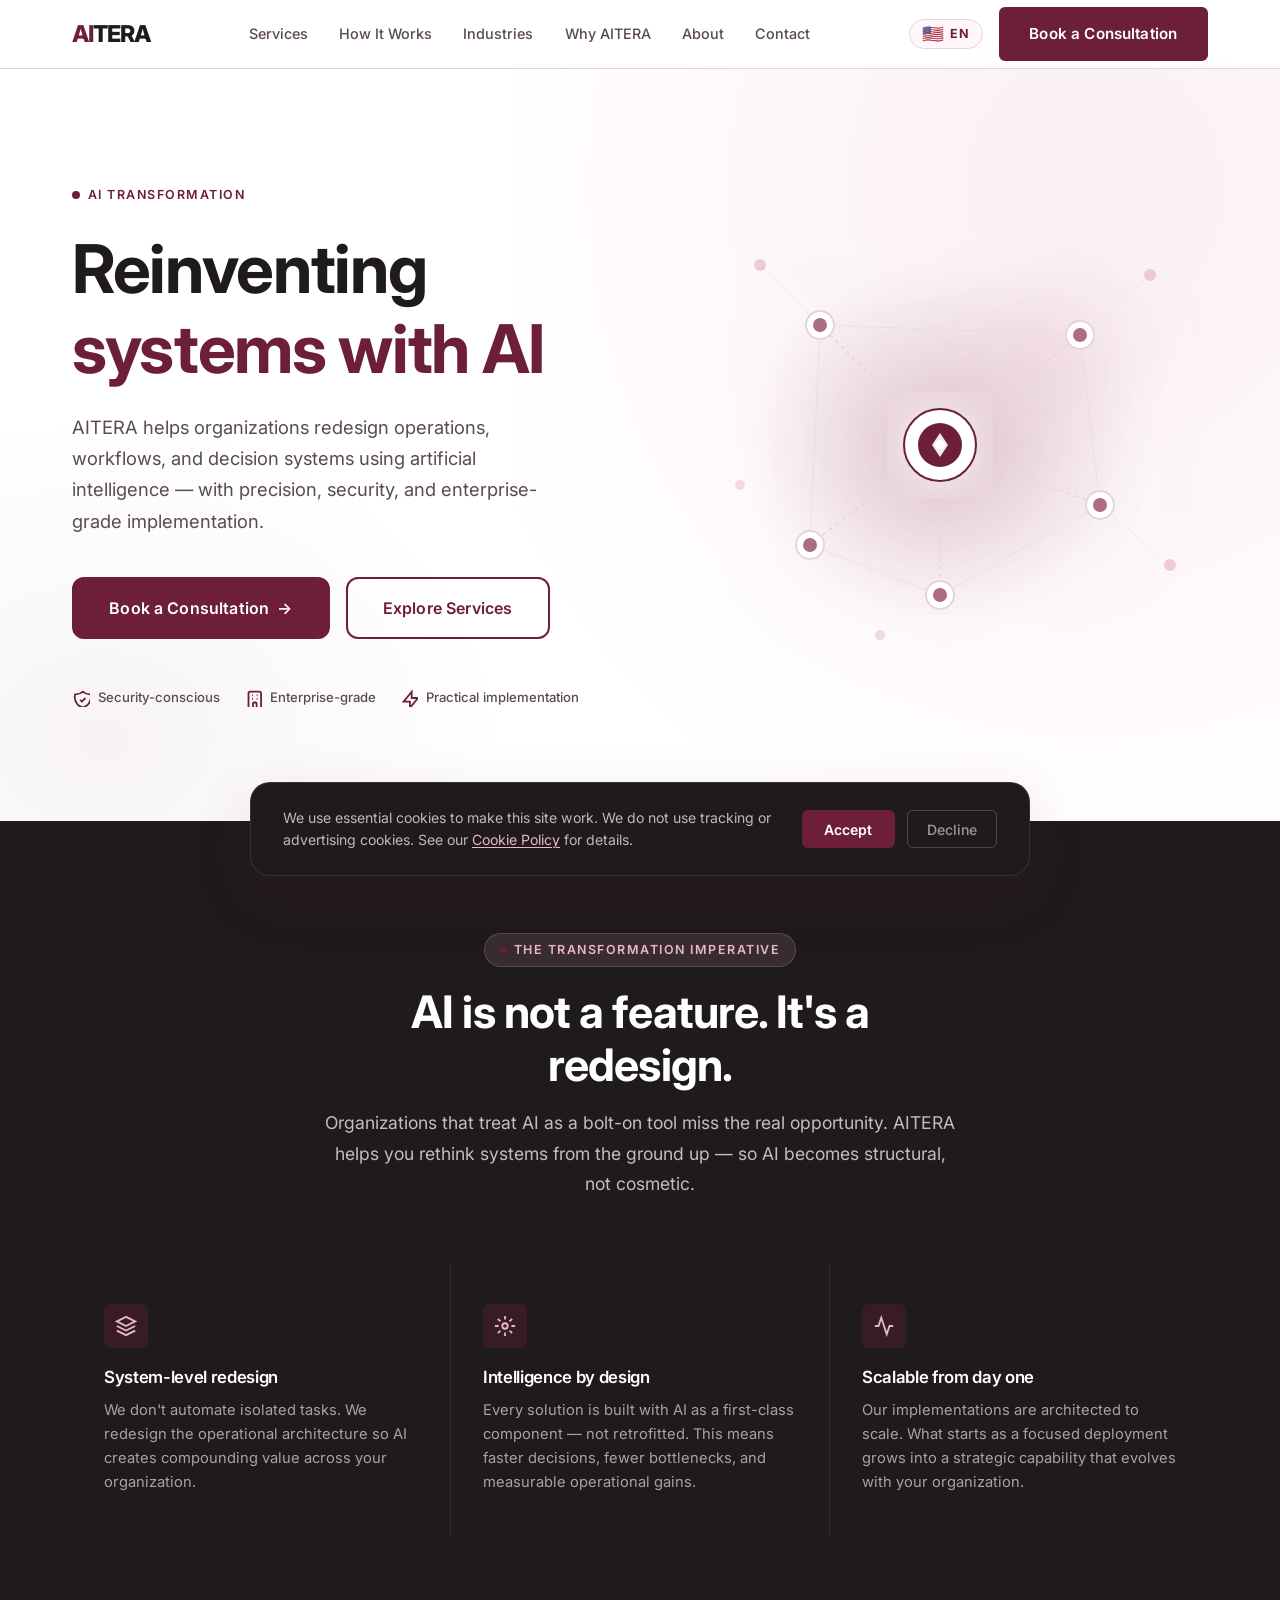
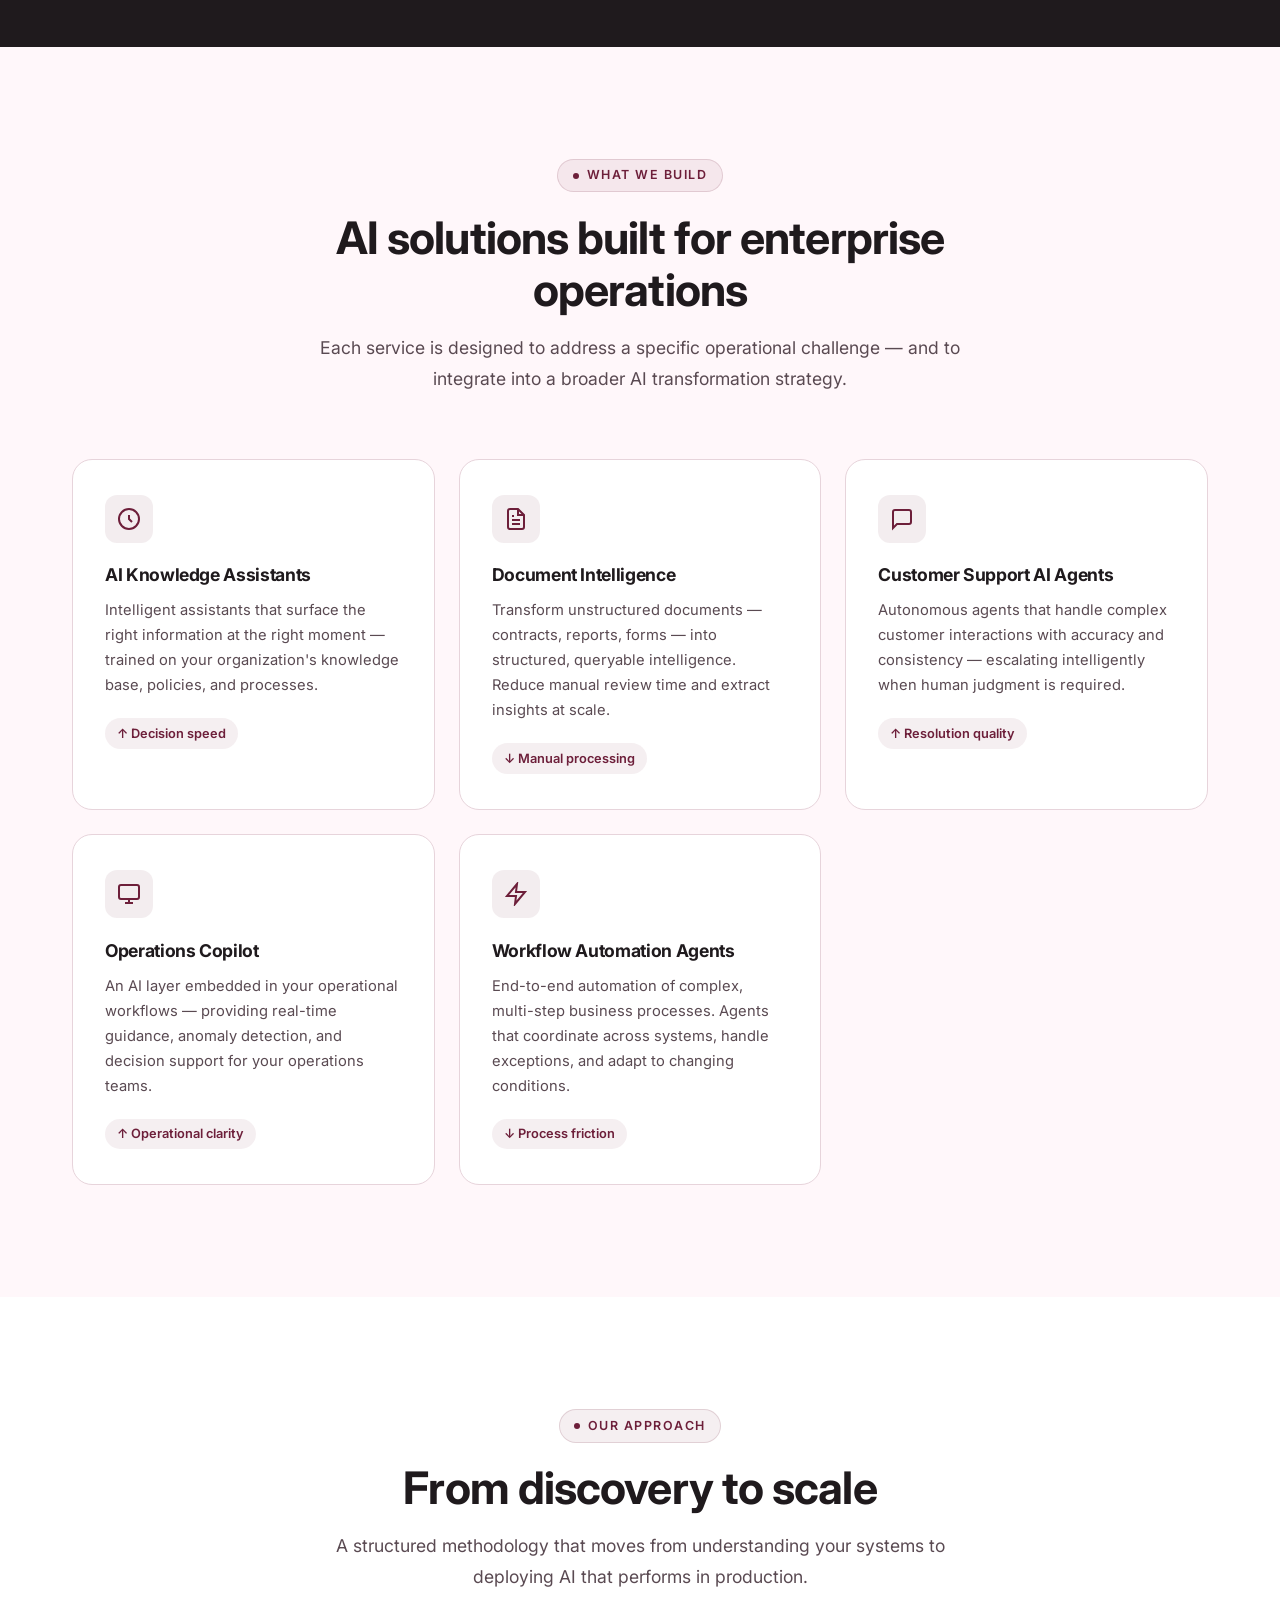
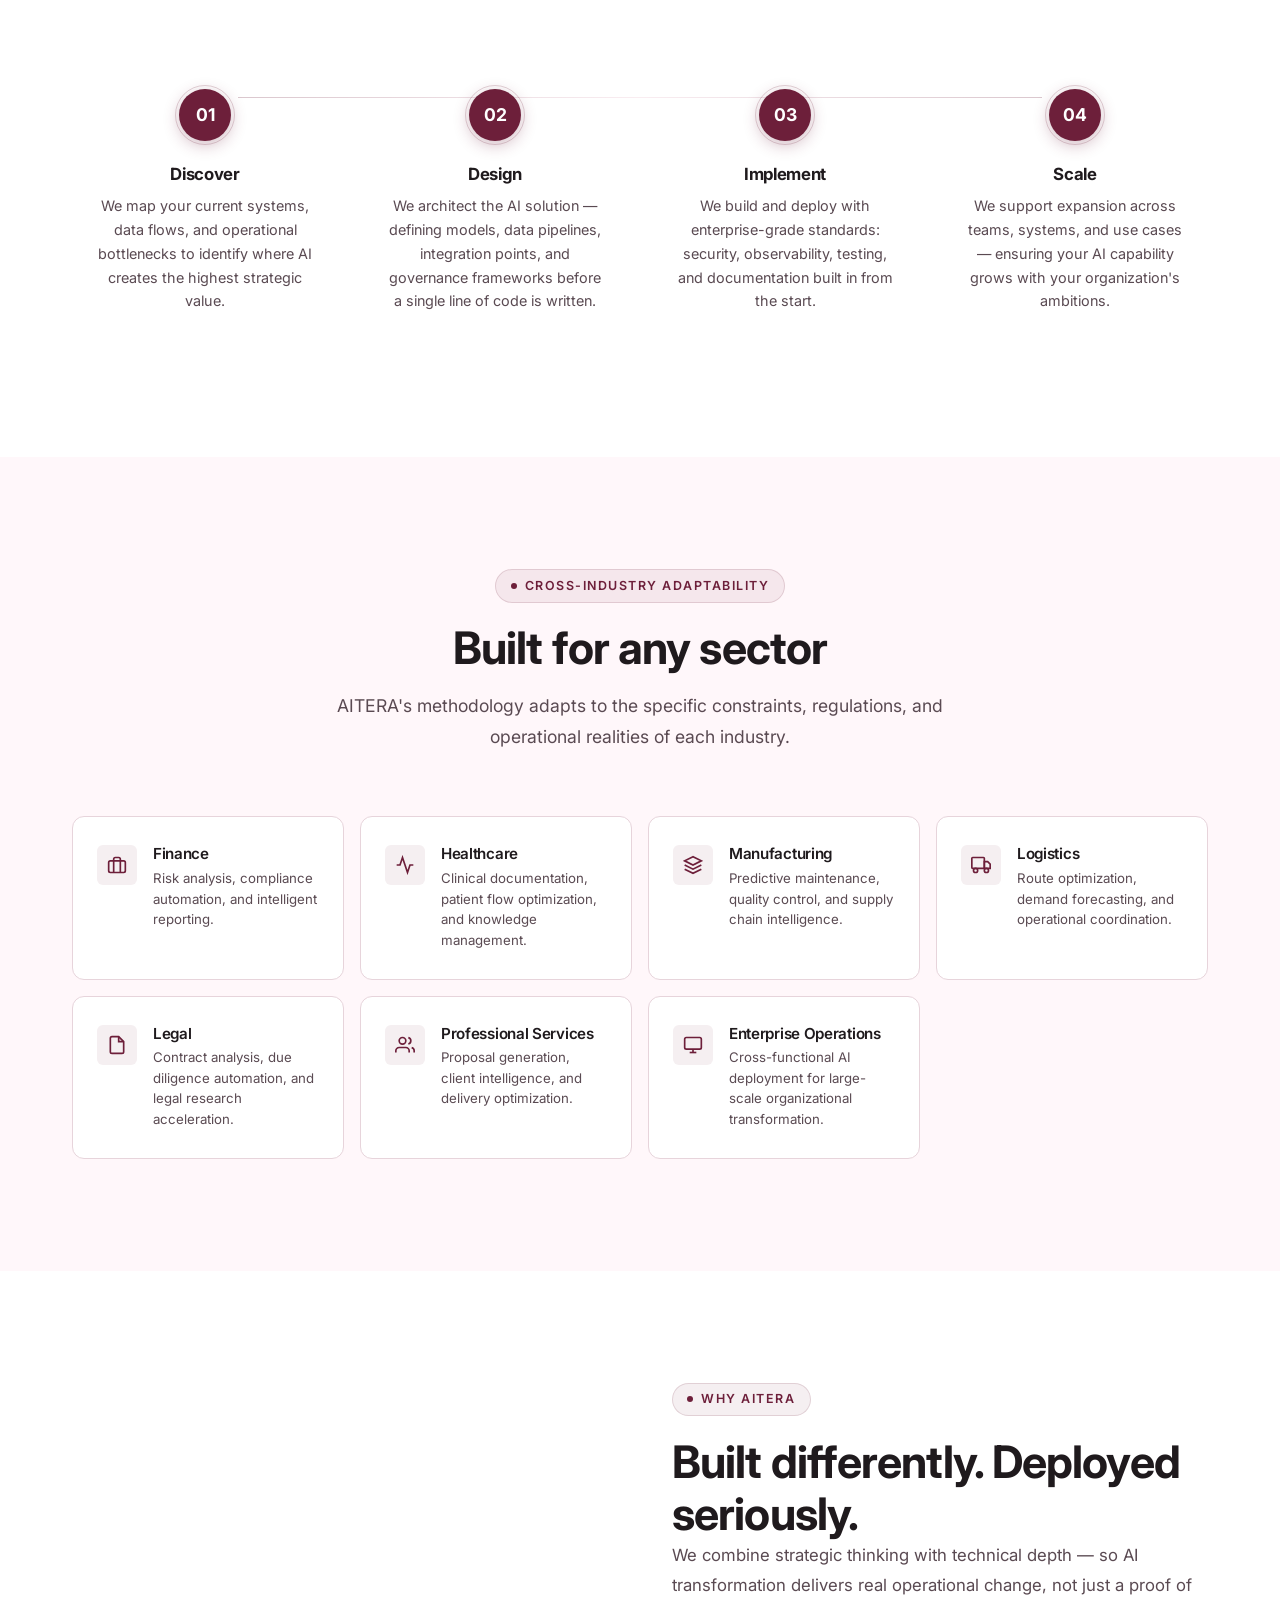
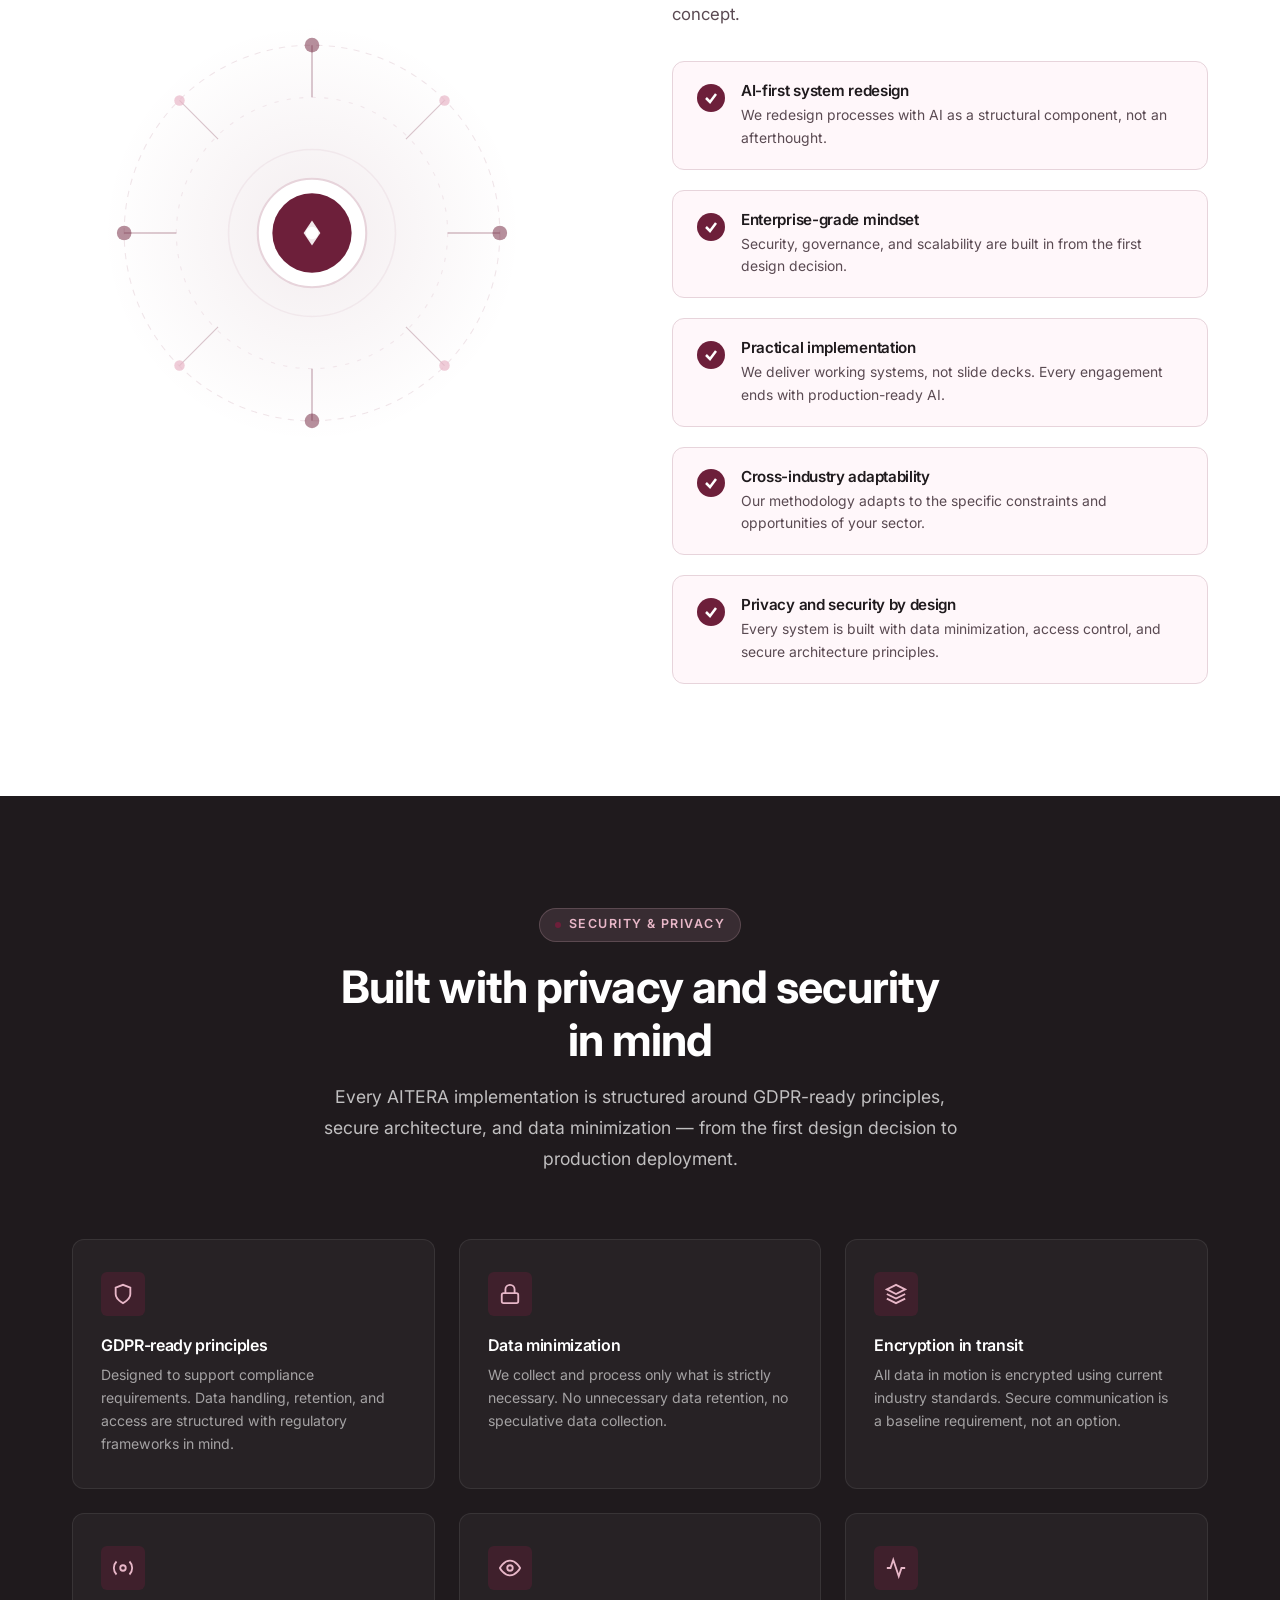
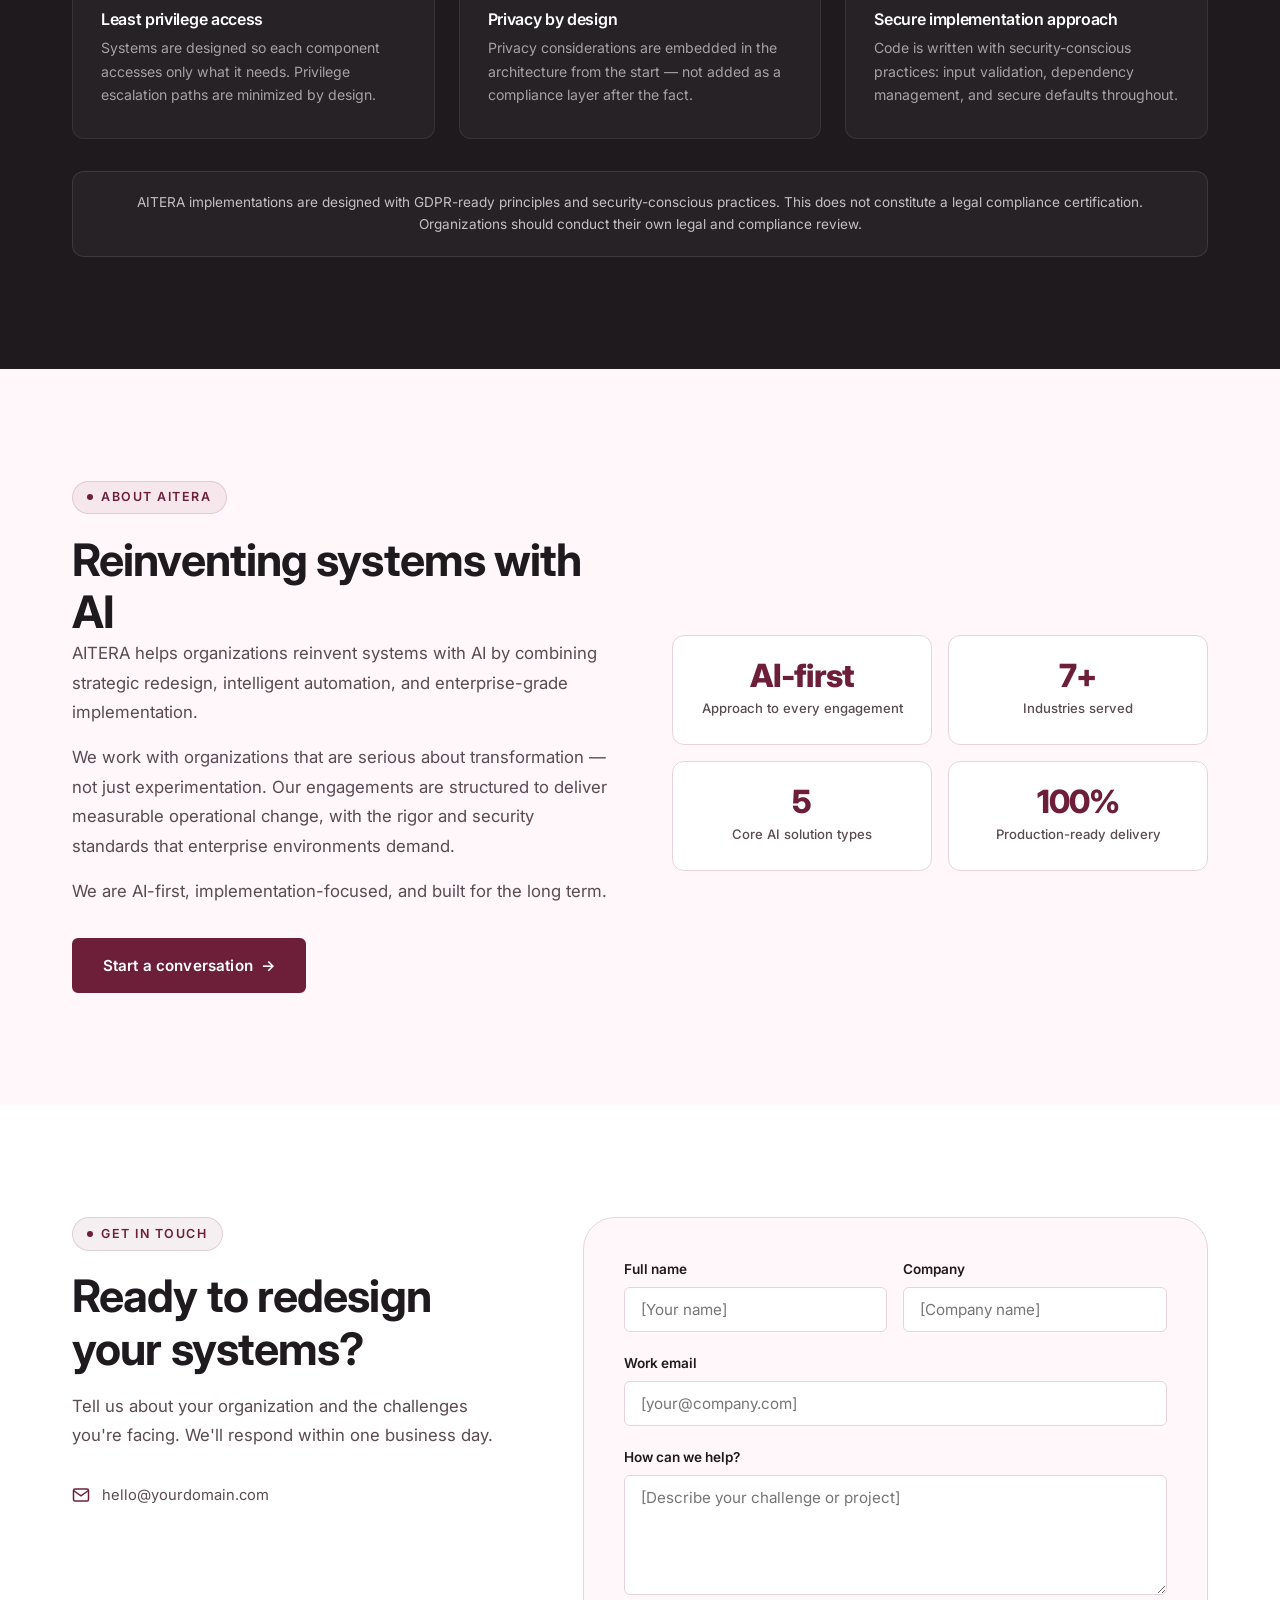
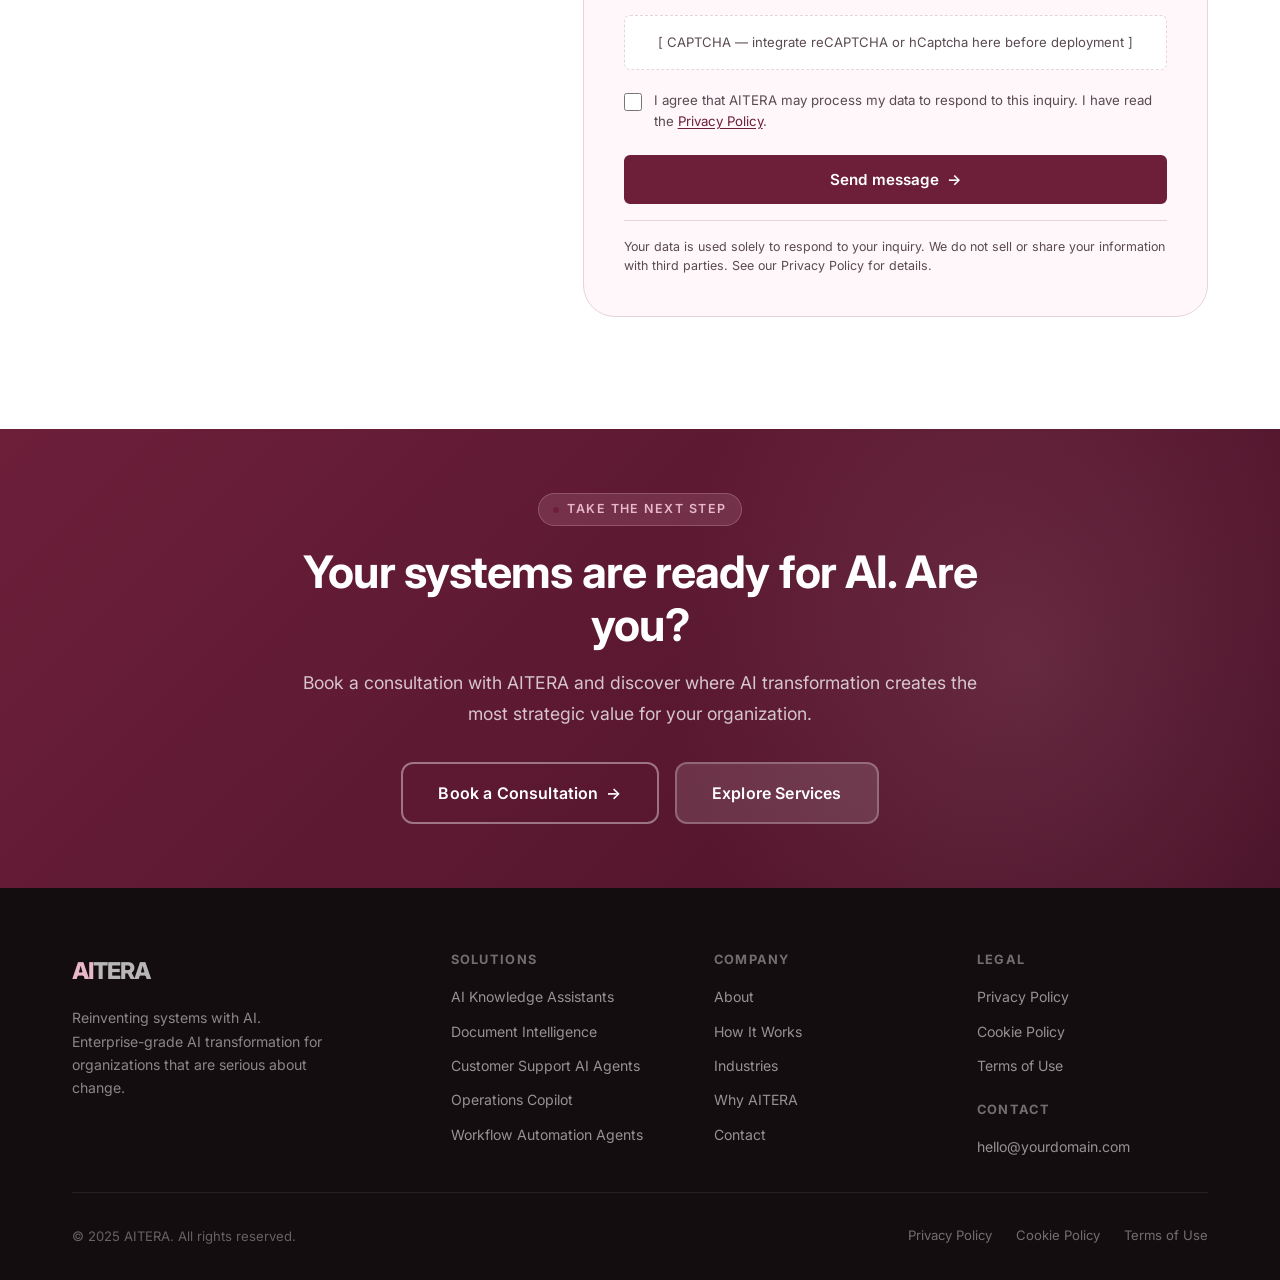
<file: aitera-site/index.html>
<!DOCTYPE html>
<html lang="en" dir="ltr">
<head>
  <meta charset="UTF-8" />
  <meta name="viewport" content="width=device-width, initial-scale=1.0" />

  <!-- ── SEO: Primary Meta ─────────────────────────────────── -->
  <!-- Replace "yourdomain.com" with your production domain -->
  <title>AITERA — Reinventing Systems with AI</title>
  <meta name="description" content="AITERA helps organizations redesign operations, workflows, and decision systems using artificial intelligence. Enterprise-grade AI transformation." />
  <meta name="robots" content="index, follow" />
  <link rel="canonical" href="https://yourdomain.com/" />

  <!-- ── SEO: Open Graph ───────────────────────────────────── -->
  <meta property="og:type"        content="website" />
  <meta property="og:url"         content="https://yourdomain.com/" />
  <meta property="og:title"       content="AITERA — Reinventing Systems with AI" />
  <meta property="og:description" content="Enterprise AI transformation. Redesign operations, workflows, and decision systems with AI." />
  <meta property="og:image"       content="https://yourdomain.com/assets/img/og-image.png" />
  <meta property="og:site_name"   content="AITERA" />

  <!-- ── SEO: Twitter Card ─────────────────────────────────── -->
  <meta name="twitter:card"        content="summary_large_image" />
  <meta name="twitter:title"       content="AITERA — Reinventing Systems with AI" />
  <meta name="twitter:description" content="Enterprise AI transformation. Redesign operations, workflows, and decision systems with AI." />
  <meta name="twitter:image"       content="https://yourdomain.com/assets/img/og-image.png" />

  <!-- ── SEO: hreflang (add more languages as needed) ─────── -->
  <link rel="alternate" hreflang="en" href="https://yourdomain.com/" />
  <link rel="alternate" hreflang="es" href="https://yourdomain.com/?lang=es" />
  <link rel="alternate" hreflang="x-default" href="https://yourdomain.com/" />

  <!-- ── SEO: Sitemap & Robots (add these files at root) ───── -->
  <!-- <link rel="sitemap" type="application/xml" href="/sitemap.xml" /> -->
  <!-- robots.txt should be placed at the root of the domain -->

  <!-- ── Fonts ─────────────────────────────────────────────── -->
  <link rel="preconnect" href="https://fonts.googleapis.com" />
  <link rel="preconnect" href="https://fonts.gstatic.com" crossorigin />
  <link href="https://fonts.googleapis.com/css2?family=Inter:wght@400;500;600;700;800&display=swap" rel="stylesheet" />

  <!-- ── Styles ────────────────────────────────────────────── -->
  <link rel="stylesheet" href="styles.css" />

  <!-- ── JSON-LD Structured Data ───────────────────────────── -->
  <script type="application/ld+json">
  {
    "@context": "https://schema.org",
    "@type": "ProfessionalService",
    "name": "AITERA",
    "description": "AI transformation company helping organizations redesign business systems and operational processes using artificial intelligence.",
    "url": "https://yourdomain.com",
    "logo": "https://yourdomain.com/assets/img/logo.png",
    "contactPoint": {
      "@type": "ContactPoint",
      "email": "hello@yourdomain.com",
      "contactType": "customer service"
    },
    "sameAs": []
  }
  </script>
</head>
<body>

<!-- Skip to main content (accessibility) -->
<a class="skip-link" href="#main-content">Skip to main content</a>

<!-- ════════════════════════════════════════════════════════════
     HEADER / NAVIGATION
     ════════════════════════════════════════════════════════════ -->
<header id="site-header" role="banner">
  <div class="container">
    <div class="header-inner">

      <!-- Wordmark -->
      <a href="index.html" class="wordmark" aria-label="AITERA — Home">
        AI<span>TERA</span>
      </a>

      <!-- Desktop nav -->
      <nav class="nav-links" aria-label="Primary navigation">
        <a href="#services"    data-i18n="nav.services">Services</a>
        <a href="#how-it-works" data-i18n="nav.how">How It Works</a>
        <a href="#industries"  data-i18n="nav.industries">Industries</a>
        <a href="#why-aitera"  data-i18n="nav.why">Why AITERA</a>
        <a href="#about"       data-i18n="nav.about">About</a>
        <a href="#contact"     data-i18n="nav.contact">Contact</a>
      </nav>

      <!-- Header right: lang switcher + CTA -->
      <div class="header-right">
        <!-- Language switcher
             NOTE: Flag shown is based on selected language/locale,
             NOT on geographic location detection. -->
        <button class="lang-switcher" id="lang-toggle" aria-label="Switch language" aria-expanded="false">
          <span class="lang-flag" id="lang-flag" aria-hidden="true">🇺🇸</span>
          <span class="lang-code" id="lang-code">EN</span>
        </button>

        <a href="#contact" class="btn btn-primary" data-i18n="nav.cta">Book a Consultation</a>
      </div>

      <!-- Mobile menu toggle -->
      <button class="menu-toggle" id="menu-toggle" aria-label="Open menu" aria-expanded="false" aria-controls="mobile-nav">
        <span></span><span></span><span></span>
      </button>
    </div>
  </div>

  <!-- Mobile nav -->
  <nav class="mobile-nav" id="mobile-nav" aria-label="Mobile navigation">
    <a href="#services"     data-i18n="nav.services">Services</a>
    <a href="#how-it-works" data-i18n="nav.how">How It Works</a>
    <a href="#industries"   data-i18n="nav.industries">Industries</a>
    <a href="#why-aitera"   data-i18n="nav.why">Why AITERA</a>
    <a href="#about"        data-i18n="nav.about">About</a>
    <a href="#contact"      data-i18n="nav.contact">Contact</a>
    <a href="#contact" class="btn btn-primary" data-i18n="nav.cta">Book a Consultation</a>
  </nav>
</header>

<!-- ════════════════════════════════════════════════════════════
     MAIN CONTENT
     ════════════════════════════════════════════════════════════ -->
<main id="main-content">

  <!-- ── HERO ──────────────────────────────────────────────── -->
  <section id="hero" aria-labelledby="hero-heading">
    <div class="hero-bg" aria-hidden="true"></div>
    <div class="container">
      <div class="hero-inner">
        <div class="hero-content">
          <div class="hero-eyebrow">
            <span class="hero-eyebrow-dot" aria-hidden="true"></span>
            <span data-i18n="hero.eyebrow">AI Transformation</span>
          </div>

          <h1 id="hero-heading" class="hero-title">
            <span data-i18n="hero.title.line1">Reinventing</span>
            <br />
            <span class="accent" data-i18n="hero.title.line2">systems with AI</span>
          </h1>

          <p class="hero-subtitle" data-i18n="hero.subtitle">
            AITERA helps organizations redesign operations, workflows, and decision systems using artificial intelligence — with precision, security, and enterprise-grade implementation.
          </p>

          <div class="hero-actions">
            <a href="#contact" class="btn btn-primary btn-lg btn-arrow" data-i18n="hero.cta.primary">Book a Consultation</a>
            <a href="#services" class="btn btn-outline btn-lg" data-i18n="hero.cta.secondary">Explore Services</a>
          </div>

          <div class="hero-trust">
            <div class="hero-trust-item">
              <svg class="hero-trust-icon" viewBox="0 0 20 20" fill="none" stroke="currentColor" stroke-width="2" aria-hidden="true">
                <path d="M9 12l2 2 4-4m5.618-4.016A11.955 11.955 0 0112 2.944a11.955 11.955 0 01-8.618 3.04A12.02 12.02 0 003 9c0 5.591 3.824 10.29 9 11.622 5.176-1.332 9-6.03 9-11.622 0-1.042-.133-2.052-.382-3.016z"/>
              </svg>
              <span data-i18n="hero.trust.security">Security-conscious</span>
            </div>
            <div class="hero-trust-item">
              <svg class="hero-trust-icon" viewBox="0 0 20 20" fill="none" stroke="currentColor" stroke-width="2" aria-hidden="true">
                <path d="M19 21V5a2 2 0 00-2-2H7a2 2 0 00-2 2v16m14 0h2m-2 0h-5m-9 0H3m2 0h5M9 7h1m-1 4h1m4-4h1m-1 4h1m-5 10v-5a1 1 0 011-1h2a1 1 0 011 1v5m-4 0h4"/>
              </svg>
              <span data-i18n="hero.trust.enterprise">Enterprise-grade</span>
            </div>
            <div class="hero-trust-item">
              <svg class="hero-trust-icon" viewBox="0 0 20 20" fill="none" stroke="currentColor" stroke-width="2" aria-hidden="true">
                <path d="M13 10V3L4 14h7v7l9-11h-7z"/>
              </svg>
              <span data-i18n="hero.trust.practical">Practical implementation</span>
            </div>
          </div>
        </div>

        <!-- Abstract hero visual — CSS/SVG network diagram -->
        <div class="hero-visual" aria-hidden="true">
          <svg viewBox="0 0 520 480" fill="none" xmlns="http://www.w3.org/2000/svg" role="img" aria-label="Abstract network diagram representing AI system architecture">
            <defs>
              <radialGradient id="glow1" cx="50%" cy="50%" r="50%">
                <stop offset="0%" stop-color="#6D1F3A" stop-opacity="0.18"/>
                <stop offset="100%" stop-color="#6D1F3A" stop-opacity="0"/>
              </radialGradient>
              <radialGradient id="glow2" cx="50%" cy="50%" r="50%">
                <stop offset="0%" stop-color="#E8B7C8" stop-opacity="0.22"/>
                <stop offset="100%" stop-color="#E8B7C8" stop-opacity="0"/>
              </radialGradient>
              <filter id="blur1">
                <feGaussianBlur stdDeviation="18"/>
              </filter>
            </defs>
            <!-- Background glows -->
            <ellipse cx="260" cy="240" rx="200" ry="180" fill="url(#glow1)" filter="url(#blur1)"/>
            <ellipse cx="380" cy="140" rx="120" ry="100" fill="url(#glow2)" filter="url(#blur1)"/>
            <!-- Connection lines -->
            <line x1="260" y1="240" x2="140" y2="120" stroke="#E7D4DB" stroke-width="1.5" stroke-dasharray="4 4"/>
            <line x1="260" y1="240" x2="400" y2="130" stroke="#E7D4DB" stroke-width="1.5" stroke-dasharray="4 4"/>
            <line x1="260" y1="240" x2="420" y2="300" stroke="#E7D4DB" stroke-width="1.5" stroke-dasharray="4 4"/>
            <line x1="260" y1="240" x2="130" y2="340" stroke="#E7D4DB" stroke-width="1.5" stroke-dasharray="4 4"/>
            <line x1="260" y1="240" x2="260" y2="390" stroke="#E7D4DB" stroke-width="1.5" stroke-dasharray="4 4"/>
            <line x1="140" y1="120" x2="400" y2="130" stroke="#E7D4DB" stroke-width="1" opacity="0.5"/>
            <line x1="400" y1="130" x2="420" y2="300" stroke="#E7D4DB" stroke-width="1" opacity="0.5"/>
            <line x1="420" y1="300" x2="260" y2="390" stroke="#E7D4DB" stroke-width="1" opacity="0.5"/>
            <line x1="260" y1="390" x2="130" y2="340" stroke="#E7D4DB" stroke-width="1" opacity="0.5"/>
            <line x1="130" y1="340" x2="140" y2="120" stroke="#E7D4DB" stroke-width="1" opacity="0.5"/>
            <!-- Secondary nodes -->
            <line x1="140" y1="120" x2="80" y2="60" stroke="#E7D4DB" stroke-width="1" opacity="0.4"/>
            <line x1="400" y1="130" x2="470" y2="70" stroke="#E7D4DB" stroke-width="1" opacity="0.4"/>
            <line x1="420" y1="300" x2="490" y2="360" stroke="#E7D4DB" stroke-width="1" opacity="0.4"/>
            <!-- Outer nodes (small) -->
            <circle cx="80"  cy="60"  r="6" fill="#E8B7C8" opacity="0.7"/>
            <circle cx="470" cy="70"  r="6" fill="#E8B7C8" opacity="0.7"/>
            <circle cx="490" cy="360" r="6" fill="#E8B7C8" opacity="0.7"/>
            <circle cx="60"  cy="280" r="5" fill="#E8B7C8" opacity="0.5"/>
            <circle cx="200" cy="430" r="5" fill="#E8B7C8" opacity="0.5"/>
            <!-- Mid nodes -->
            <circle cx="140" cy="120" r="14" fill="white" stroke="#E7D4DB" stroke-width="2"/>
            <circle cx="140" cy="120" r="7"  fill="#8A2D52" opacity="0.7"/>
            <circle cx="400" cy="130" r="14" fill="white" stroke="#E7D4DB" stroke-width="2"/>
            <circle cx="400" cy="130" r="7"  fill="#8A2D52" opacity="0.7"/>
            <circle cx="420" cy="300" r="14" fill="white" stroke="#E7D4DB" stroke-width="2"/>
            <circle cx="420" cy="300" r="7"  fill="#8A2D52" opacity="0.7"/>
            <circle cx="130" cy="340" r="14" fill="white" stroke="#E7D4DB" stroke-width="2"/>
            <circle cx="130" cy="340" r="7"  fill="#8A2D52" opacity="0.7"/>
            <circle cx="260" cy="390" r="14" fill="white" stroke="#E7D4DB" stroke-width="2"/>
            <circle cx="260" cy="390" r="7"  fill="#8A2D52" opacity="0.7"/>
            <!-- Central node -->
            <circle cx="260" cy="240" r="44" fill="white" stroke="#E7D4DB" stroke-width="2" filter="url(#blur1)" opacity="0.6"/>
            <circle cx="260" cy="240" r="36" fill="white" stroke="#6D1F3A" stroke-width="2"/>
            <circle cx="260" cy="240" r="22" fill="#6D1F3A"/>
            <!-- Center icon: simplified AI symbol -->
            <path d="M252 240 L260 228 L268 240 L260 252 Z" fill="white" opacity="0.9"/>
            <circle cx="260" cy="240" r="5" fill="white"/>
          </svg>
        </div>
      </div>
    </div>
  </section>

  <!-- ── VALUE PROPOSITION ──────────────────────────────────── -->
  <section id="value-prop" class="section section-dark" aria-labelledby="value-heading">
    <div class="container">
      <div class="section-header centered">
        <div class="section-label" style="background:rgba(232,183,200,0.12);border-color:rgba(232,183,200,0.2);color:var(--pink-accent);" data-i18n="value.label">The Transformation Imperative</div>
        <h2 id="value-heading" data-i18n="value.title">AI is not a feature. It's a redesign.</h2>
        <p data-i18n="value.subtitle">Organizations that treat AI as a bolt-on tool miss the real opportunity. AITERA helps you rethink systems from the ground up — so AI becomes structural, not cosmetic.</p>
      </div>

      <div class="value-grid reveal">
        <div class="value-item">
          <div class="value-icon" aria-hidden="true">
            <svg width="22" height="22" viewBox="0 0 24 24" fill="none" stroke="currentColor" stroke-width="2"><path d="M12 2L2 7l10 5 10-5-10-5zM2 17l10 5 10-5M2 12l10 5 10-5"/></svg>
          </div>
          <h4 data-i18n="value.item1.title">System-level redesign</h4>
          <p data-i18n="value.item1.desc">We don't automate isolated tasks. We redesign the operational architecture so AI creates compounding value across your organization.</p>
        </div>
        <div class="value-item">
          <div class="value-icon" aria-hidden="true">
            <svg width="22" height="22" viewBox="0 0 24 24" fill="none" stroke="currentColor" stroke-width="2"><circle cx="12" cy="12" r="3"/><path d="M12 1v4M12 19v4M4.22 4.22l2.83 2.83M16.95 16.95l2.83 2.83M1 12h4M19 12h4M4.22 19.78l2.83-2.83M16.95 7.05l2.83-2.83"/></svg>
          </div>
          <h4 data-i18n="value.item2.title">Intelligence by design</h4>
          <p data-i18n="value.item2.desc">Every solution is built with AI as a first-class component — not retrofitted. This means faster decisions, fewer bottlenecks, and measurable operational gains.</p>
        </div>
        <div class="value-item">
          <div class="value-icon" aria-hidden="true">
            <svg width="22" height="22" viewBox="0 0 24 24" fill="none" stroke="currentColor" stroke-width="2"><path d="M22 12h-4l-3 9L9 3l-3 9H2"/></svg>
          </div>
          <h4 data-i18n="value.item3.title">Scalable from day one</h4>
          <p data-i18n="value.item3.desc">Our implementations are architected to scale. What starts as a focused deployment grows into a strategic capability that evolves with your organization.</p>
        </div>
      </div>
    </div>
  </section>

  <!-- ── SERVICES ───────────────────────────────────────────── -->
  <section id="services" class="section section-alt" aria-labelledby="services-heading">
    <div class="container">
      <div class="section-header centered">
        <div class="section-label" data-i18n="services.label">What We Build</div>
        <h2 id="services-heading" data-i18n="services.title">AI solutions built for enterprise operations</h2>
        <p data-i18n="services.subtitle">Each service is designed to address a specific operational challenge — and to integrate into a broader AI transformation strategy.</p>
      </div>

      <div class="services-grid">

        <!-- Service 1 -->
        <article class="service-card reveal">
          <div class="service-icon" aria-hidden="true">
            <svg width="24" height="24" viewBox="0 0 24 24" fill="none" stroke="currentColor" stroke-width="2"><path d="M12 2a10 10 0 100 20A10 10 0 0012 2z"/><path d="M12 8v4l3 3"/></svg>
          </div>
          <h3 data-i18n="services.s1.title">AI Knowledge Assistants</h3>
          <p data-i18n="services.s1.desc">Intelligent assistants that surface the right information at the right moment — trained on your organization's knowledge base, policies, and processes.</p>
          <span class="service-benefit" data-i18n="services.s1.benefit">↑ Decision speed</span>
        </article>

        <!-- Service 2 -->
        <article class="service-card reveal">
          <div class="service-icon" aria-hidden="true">
            <svg width="24" height="24" viewBox="0 0 24 24" fill="none" stroke="currentColor" stroke-width="2"><path d="M14 2H6a2 2 0 00-2 2v16a2 2 0 002 2h12a2 2 0 002-2V8z"/><polyline points="14 2 14 8 20 8"/><line x1="16" y1="13" x2="8" y2="13"/><line x1="16" y1="17" x2="8" y2="17"/><polyline points="10 9 9 9 8 9"/></svg>
          </div>
          <h3 data-i18n="services.s2.title">Document Intelligence</h3>
          <p data-i18n="services.s2.desc">Transform unstructured documents — contracts, reports, forms — into structured, queryable intelligence. Reduce manual review time and extract insights at scale.</p>
          <span class="service-benefit" data-i18n="services.s2.benefit">↓ Manual processing</span>
        </article>

        <!-- Service 3 -->
        <article class="service-card reveal">
          <div class="service-icon" aria-hidden="true">
            <svg width="24" height="24" viewBox="0 0 24 24" fill="none" stroke="currentColor" stroke-width="2"><path d="M21 15a2 2 0 01-2 2H7l-4 4V5a2 2 0 012-2h14a2 2 0 012 2z"/></svg>
          </div>
          <h3 data-i18n="services.s3.title">Customer Support AI Agents</h3>
          <p data-i18n="services.s3.desc">Autonomous agents that handle complex customer interactions with accuracy and consistency — escalating intelligently when human judgment is required.</p>
          <span class="service-benefit" data-i18n="services.s3.benefit">↑ Resolution quality</span>
        </article>

        <!-- Service 4 -->
        <article class="service-card reveal">
          <div class="service-icon" aria-hidden="true">
            <svg width="24" height="24" viewBox="0 0 24 24" fill="none" stroke="currentColor" stroke-width="2"><rect x="2" y="3" width="20" height="14" rx="2"/><line x1="8" y1="21" x2="16" y2="21"/><line x1="12" y1="17" x2="12" y2="21"/></svg>
          </div>
          <h3 data-i18n="services.s4.title">Operations Copilot</h3>
          <p data-i18n="services.s4.desc">An AI layer embedded in your operational workflows — providing real-time guidance, anomaly detection, and decision support for your operations teams.</p>
          <span class="service-benefit" data-i18n="services.s4.benefit">↑ Operational clarity</span>
        </article>

        <!-- Service 5 -->
        <article class="service-card reveal">
          <div class="service-icon" aria-hidden="true">
            <svg width="24" height="24" viewBox="0 0 24 24" fill="none" stroke="currentColor" stroke-width="2"><path d="M13 2L3 14h9l-1 8 10-12h-9l1-8z"/></svg>
          </div>
          <h3 data-i18n="services.s5.title">Workflow Automation Agents</h3>
          <p data-i18n="services.s5.desc">End-to-end automation of complex, multi-step business processes. Agents that coordinate across systems, handle exceptions, and adapt to changing conditions.</p>
          <span class="service-benefit" data-i18n="services.s5.benefit">↓ Process friction</span>
        </article>

      </div>
    </div>
  </section>

  <!-- ── HOW IT WORKS ───────────────────────────────────────── -->
  <section id="how-it-works" class="section" aria-labelledby="how-heading">
    <div class="container">
      <div class="section-header centered">
        <div class="section-label" data-i18n="how.label">Our Approach</div>
        <h2 id="how-heading" data-i18n="how.title">From discovery to scale</h2>
        <p data-i18n="how.subtitle">A structured methodology that moves from understanding your systems to deploying AI that performs in production.</p>
      </div>

      <div class="steps-grid">
        <div class="step-card reveal">
          <div class="step-number" aria-label="Step 1">01</div>
          <h3 data-i18n="how.step1.title">Discover</h3>
          <p data-i18n="how.step1.desc">We map your current systems, data flows, and operational bottlenecks to identify where AI creates the highest strategic value.</p>
        </div>
        <div class="step-card reveal">
          <div class="step-number" aria-label="Step 2">02</div>
          <h3 data-i18n="how.step2.title">Design</h3>
          <p data-i18n="how.step2.desc">We architect the AI solution — defining models, data pipelines, integration points, and governance frameworks before a single line of code is written.</p>
        </div>
        <div class="step-card reveal">
          <div class="step-number" aria-label="Step 3">03</div>
          <h3 data-i18n="how.step3.title">Implement</h3>
          <p data-i18n="how.step3.desc">We build and deploy with enterprise-grade standards: security, observability, testing, and documentation built in from the start.</p>
        </div>
        <div class="step-card reveal">
          <div class="step-number" aria-label="Step 4">04</div>
          <h3 data-i18n="how.step4.title">Scale</h3>
          <p data-i18n="how.step4.desc">We support expansion across teams, systems, and use cases — ensuring your AI capability grows with your organization's ambitions.</p>
        </div>
      </div>
    </div>
  </section>

  <!-- ── INDUSTRIES ─────────────────────────────────────────── -->
  <section id="industries" class="section section-alt" aria-labelledby="industries-heading">
    <div class="container">
      <div class="section-header centered">
        <div class="section-label" data-i18n="industries.label">Cross-Industry Adaptability</div>
        <h2 id="industries-heading" data-i18n="industries.title">Built for any sector</h2>
        <p data-i18n="industries.subtitle">AITERA's methodology adapts to the specific constraints, regulations, and operational realities of each industry.</p>
      </div>

      <div class="industries-grid">
        <div class="industry-card reveal">
          <div class="industry-icon" aria-hidden="true">
            <svg width="20" height="20" viewBox="0 0 24 24" fill="none" stroke="currentColor" stroke-width="2"><rect x="2" y="7" width="20" height="14" rx="2"/><path d="M16 21V5a2 2 0 00-2-2h-4a2 2 0 00-2 2v16"/></svg>
          </div>
          <div>
            <h4 data-i18n="industries.i1.title">Finance</h4>
            <p data-i18n="industries.i1.desc">Risk analysis, compliance automation, and intelligent reporting.</p>
          </div>
        </div>
        <div class="industry-card reveal">
          <div class="industry-icon" aria-hidden="true">
            <svg width="20" height="20" viewBox="0 0 24 24" fill="none" stroke="currentColor" stroke-width="2"><path d="M22 12h-4l-3 9L9 3l-3 9H2"/></svg>
          </div>
          <div>
            <h4 data-i18n="industries.i2.title">Healthcare</h4>
            <p data-i18n="industries.i2.desc">Clinical documentation, patient flow optimization, and knowledge management.</p>
          </div>
        </div>
        <div class="industry-card reveal">
          <div class="industry-icon" aria-hidden="true">
            <svg width="20" height="20" viewBox="0 0 24 24" fill="none" stroke="currentColor" stroke-width="2"><path d="M12 2L2 7l10 5 10-5-10-5zM2 17l10 5 10-5M2 12l10 5 10-5"/></svg>
          </div>
          <div>
            <h4 data-i18n="industries.i3.title">Manufacturing</h4>
            <p data-i18n="industries.i3.desc">Predictive maintenance, quality control, and supply chain intelligence.</p>
          </div>
        </div>
        <div class="industry-card reveal">
          <div class="industry-icon" aria-hidden="true">
            <svg width="20" height="20" viewBox="0 0 24 24" fill="none" stroke="currentColor" stroke-width="2"><rect x="1" y="3" width="15" height="13" rx="1"/><path d="M16 8h4l3 3v5h-7V8z"/><circle cx="5.5" cy="18.5" r="2.5"/><circle cx="18.5" cy="18.5" r="2.5"/></svg>
          </div>
          <div>
            <h4 data-i18n="industries.i4.title">Logistics</h4>
            <p data-i18n="industries.i4.desc">Route optimization, demand forecasting, and operational coordination.</p>
          </div>
        </div>
        <div class="industry-card reveal">
          <div class="industry-icon" aria-hidden="true">
            <svg width="20" height="20" viewBox="0 0 24 24" fill="none" stroke="currentColor" stroke-width="2"><path d="M14 2H6a2 2 0 00-2 2v16a2 2 0 002 2h12a2 2 0 002-2V8z"/><polyline points="14 2 14 8 20 8"/></svg>
          </div>
          <div>
            <h4 data-i18n="industries.i5.title">Legal</h4>
            <p data-i18n="industries.i5.desc">Contract analysis, due diligence automation, and legal research acceleration.</p>
          </div>
        </div>
        <div class="industry-card reveal">
          <div class="industry-icon" aria-hidden="true">
            <svg width="20" height="20" viewBox="0 0 24 24" fill="none" stroke="currentColor" stroke-width="2"><path d="M17 21v-2a4 4 0 00-4-4H5a4 4 0 00-4 4v2"/><circle cx="9" cy="7" r="4"/><path d="M23 21v-2a4 4 0 00-3-3.87M16 3.13a4 4 0 010 7.75"/></svg>
          </div>
          <div>
            <h4 data-i18n="industries.i6.title">Professional Services</h4>
            <p data-i18n="industries.i6.desc">Proposal generation, client intelligence, and delivery optimization.</p>
          </div>
        </div>
        <div class="industry-card reveal">
          <div class="industry-icon" aria-hidden="true">
            <svg width="20" height="20" viewBox="0 0 24 24" fill="none" stroke="currentColor" stroke-width="2"><rect x="2" y="3" width="20" height="14" rx="2"/><line x1="8" y1="21" x2="16" y2="21"/><line x1="12" y1="17" x2="12" y2="21"/></svg>
          </div>
          <div>
            <h4 data-i18n="industries.i7.title">Enterprise Operations</h4>
            <p data-i18n="industries.i7.desc">Cross-functional AI deployment for large-scale organizational transformation.</p>
          </div>
        </div>
      </div>
    </div>
  </section>

  <!-- ── WHY AITERA ─────────────────────────────────────────── -->
  <section id="why-aitera" class="section" aria-labelledby="why-heading">
    <div class="container">
      <div class="why-inner">
        <!-- Visual side -->
        <div class="why-visual" aria-hidden="true">
          <svg viewBox="0 0 460 460" fill="none" xmlns="http://www.w3.org/2000/svg">
            <defs>
              <radialGradient id="wglow" cx="50%" cy="50%" r="50%">
                <stop offset="0%" stop-color="#6D1F3A" stop-opacity="0.08"/>
                <stop offset="100%" stop-color="#6D1F3A" stop-opacity="0"/>
              </radialGradient>
            </defs>
            <circle cx="230" cy="230" r="200" fill="url(#wglow)"/>
            <!-- Concentric rings -->
            <circle cx="230" cy="230" r="180" stroke="#E7D4DB" stroke-width="1" stroke-dasharray="6 6" opacity="0.6"/>
            <circle cx="230" cy="230" r="130" stroke="#E7D4DB" stroke-width="1" stroke-dasharray="4 8" opacity="0.5"/>
            <circle cx="230" cy="230" r="80"  stroke="#E7D4DB" stroke-width="1.5" opacity="0.4"/>
            <!-- Radial lines -->
            <line x1="230" y1="50"  x2="230" y2="100" stroke="#6D1F3A" stroke-width="1.5" opacity="0.3"/>
            <line x1="230" y1="360" x2="230" y2="410" stroke="#6D1F3A" stroke-width="1.5" opacity="0.3"/>
            <line x1="50"  y1="230" x2="100" y2="230" stroke="#6D1F3A" stroke-width="1.5" opacity="0.3"/>
            <line x1="360" y1="230" x2="410" y2="230" stroke="#6D1F3A" stroke-width="1.5" opacity="0.3"/>
            <!-- Diagonal lines -->
            <line x1="103" y1="103" x2="140" y2="140" stroke="#6D1F3A" stroke-width="1" opacity="0.25"/>
            <line x1="357" y1="103" x2="320" y2="140" stroke="#6D1F3A" stroke-width="1" opacity="0.25"/>
            <line x1="103" y1="357" x2="140" y2="320" stroke="#6D1F3A" stroke-width="1" opacity="0.25"/>
            <line x1="357" y1="357" x2="320" y2="320" stroke="#6D1F3A" stroke-width="1" opacity="0.25"/>
            <!-- Outer dots -->
            <circle cx="230" cy="50"  r="7" fill="#6D1F3A" opacity="0.5"/>
            <circle cx="230" cy="410" r="7" fill="#6D1F3A" opacity="0.5"/>
            <circle cx="50"  cy="230" r="7" fill="#6D1F3A" opacity="0.5"/>
            <circle cx="410" cy="230" r="7" fill="#6D1F3A" opacity="0.5"/>
            <circle cx="103" cy="103" r="5" fill="#E8B7C8" opacity="0.7"/>
            <circle cx="357" cy="103" r="5" fill="#E8B7C8" opacity="0.7"/>
            <circle cx="103" cy="357" r="5" fill="#E8B7C8" opacity="0.7"/>
            <circle cx="357" cy="357" r="5" fill="#E8B7C8" opacity="0.7"/>
            <!-- Center -->
            <circle cx="230" cy="230" r="52" fill="white" stroke="#E7D4DB" stroke-width="2"/>
            <circle cx="230" cy="230" r="38" fill="#6D1F3A"/>
            <path d="M222 230 L230 218 L238 230 L230 242 Z" fill="white" opacity="0.9"/>
            <circle cx="230" cy="230" r="6" fill="white"/>
          </svg>
        </div>

        <!-- Content side -->
        <div>
          <div class="section-label" data-i18n="why.label">Why AITERA</div>
          <h2 id="why-heading" data-i18n="why.title">Built differently. Deployed seriously.</h2>
          <p style="margin-bottom:0" data-i18n="why.subtitle">We combine strategic thinking with technical depth — so AI transformation delivers real operational change, not just a proof of concept.</p>

          <div class="differentiators">
            <div class="diff-item reveal">
              <div class="diff-check" aria-hidden="true">
                <svg viewBox="0 0 14 14" fill="none" stroke="currentColor" stroke-width="2.5"><polyline points="2 7 6 11 12 3"/></svg>
              </div>
              <div>
                <h4 data-i18n="why.d1.title">AI-first system redesign</h4>
                <p data-i18n="why.d1.desc">We redesign processes with AI as a structural component, not an afterthought.</p>
              </div>
            </div>
            <div class="diff-item reveal">
              <div class="diff-check" aria-hidden="true">
                <svg viewBox="0 0 14 14" fill="none" stroke="currentColor" stroke-width="2.5"><polyline points="2 7 6 11 12 3"/></svg>
              </div>
              <div>
                <h4 data-i18n="why.d2.title">Enterprise-grade mindset</h4>
                <p data-i18n="why.d2.desc">Security, governance, and scalability are built in from the first design decision.</p>
              </div>
            </div>
            <div class="diff-item reveal">
              <div class="diff-check" aria-hidden="true">
                <svg viewBox="0 0 14 14" fill="none" stroke="currentColor" stroke-width="2.5"><polyline points="2 7 6 11 12 3"/></svg>
              </div>
              <div>
                <h4 data-i18n="why.d3.title">Practical implementation</h4>
                <p data-i18n="why.d3.desc">We deliver working systems, not slide decks. Every engagement ends with production-ready AI.</p>
              </div>
            </div>
            <div class="diff-item reveal">
              <div class="diff-check" aria-hidden="true">
                <svg viewBox="0 0 14 14" fill="none" stroke="currentColor" stroke-width="2.5"><polyline points="2 7 6 11 12 3"/></svg>
              </div>
              <div>
                <h4 data-i18n="why.d4.title">Cross-industry adaptability</h4>
                <p data-i18n="why.d4.desc">Our methodology adapts to the specific constraints and opportunities of your sector.</p>
              </div>
            </div>
            <div class="diff-item reveal">
              <div class="diff-check" aria-hidden="true">
                <svg viewBox="0 0 14 14" fill="none" stroke="currentColor" stroke-width="2.5"><polyline points="2 7 6 11 12 3"/></svg>
              </div>
              <div>
                <h4 data-i18n="why.d5.title">Privacy and security by design</h4>
                <p data-i18n="why.d5.desc">Every system is built with data minimization, access control, and secure architecture principles.</p>
              </div>
            </div>
          </div>
        </div>
      </div>
    </div>
  </section>

  <!-- ── SECURITY & PRIVACY ─────────────────────────────────── -->
  <section id="security" class="section section-dark" aria-labelledby="security-heading">
    <div class="container">
      <div class="section-header centered">
        <div class="section-label" style="background:rgba(232,183,200,0.12);border-color:rgba(232,183,200,0.2);color:var(--pink-accent);" data-i18n="security.label">Security &amp; Privacy</div>
        <h2 id="security-heading" data-i18n="security.title">Built with privacy and security in mind</h2>
        <p data-i18n="security.subtitle">Every AITERA implementation is structured around GDPR-ready principles, secure architecture, and data minimization — from the first design decision to production deployment.</p>
      </div>

      <div class="security-grid">
        <div class="security-card reveal">
          <div class="security-icon" aria-hidden="true">
            <svg width="22" height="22" viewBox="0 0 24 24" fill="none" stroke="currentColor" stroke-width="2"><path d="M12 22s8-4 8-10V5l-8-3-8 3v7c0 6 8 10 8 10z"/></svg>
          </div>
          <h4 data-i18n="security.c1.title">GDPR-ready principles</h4>
          <p data-i18n="security.c1.desc">Designed to support compliance requirements. Data handling, retention, and access are structured with regulatory frameworks in mind.</p>
        </div>
        <div class="security-card reveal">
          <div class="security-icon" aria-hidden="true">
            <svg width="22" height="22" viewBox="0 0 24 24" fill="none" stroke="currentColor" stroke-width="2"><rect x="3" y="11" width="18" height="11" rx="2" ry="2"/><path d="M7 11V7a5 5 0 0110 0v4"/></svg>
          </div>
          <h4 data-i18n="security.c2.title">Data minimization</h4>
          <p data-i18n="security.c2.desc">We collect and process only what is strictly necessary. No unnecessary data retention, no speculative data collection.</p>
        </div>
        <div class="security-card reveal">
          <div class="security-icon" aria-hidden="true">
            <svg width="22" height="22" viewBox="0 0 24 24" fill="none" stroke="currentColor" stroke-width="2"><path d="M12 2L2 7l10 5 10-5-10-5zM2 17l10 5 10-5M2 12l10 5 10-5"/></svg>
          </div>
          <h4 data-i18n="security.c3.title">Encryption in transit</h4>
          <p data-i18n="security.c3.desc">All data in motion is encrypted using current industry standards. Secure communication is a baseline requirement, not an option.</p>
        </div>
        <div class="security-card reveal">
          <div class="security-icon" aria-hidden="true">
            <svg width="22" height="22" viewBox="0 0 24 24" fill="none" stroke="currentColor" stroke-width="2"><circle cx="12" cy="12" r="3"/><path d="M19.07 4.93a10 10 0 010 14.14M4.93 4.93a10 10 0 000 14.14"/></svg>
          </div>
          <h4 data-i18n="security.c4.title">Least privilege access</h4>
          <p data-i18n="security.c4.desc">Systems are designed so each component accesses only what it needs. Privilege escalation paths are minimized by design.</p>
        </div>
        <div class="security-card reveal">
          <div class="security-icon" aria-hidden="true">
            <svg width="22" height="22" viewBox="0 0 24 24" fill="none" stroke="currentColor" stroke-width="2"><path d="M1 12s4-8 11-8 11 8 11 8-4 8-11 8-11-8-11-8z"/><circle cx="12" cy="12" r="3"/></svg>
          </div>
          <h4 data-i18n="security.c5.title">Privacy by design</h4>
          <p data-i18n="security.c5.desc">Privacy considerations are embedded in the architecture from the start — not added as a compliance layer after the fact.</p>
        </div>
        <div class="security-card reveal">
          <div class="security-icon" aria-hidden="true">
            <svg width="22" height="22" viewBox="0 0 24 24" fill="none" stroke="currentColor" stroke-width="2"><polyline points="22 12 18 12 15 21 9 3 6 12 2 12"/></svg>
          </div>
          <h4 data-i18n="security.c6.title">Secure implementation approach</h4>
          <p data-i18n="security.c6.desc">Code is written with security-conscious practices: input validation, dependency management, and secure defaults throughout.</p>
        </div>
      </div>

      <p class="security-disclaimer" data-i18n="security.disclaimer">
        AITERA implementations are designed with GDPR-ready principles and security-conscious practices. This does not constitute a legal compliance certification. Organizations should conduct their own legal and compliance review.
      </p>
    </div>
  </section>

  <!-- ── ABOUT ───────────────────────────────────────────────── -->
  <section id="about" class="section section-alt" aria-labelledby="about-heading">
    <div class="container">
      <div class="about-inner">
        <div>
          <div class="section-label" data-i18n="about.label">About AITERA</div>
          <h2 id="about-heading" data-i18n="about.title">Reinventing systems with AI</h2>
          <p data-i18n="about.p1">AITERA helps organizations reinvent systems with AI by combining strategic redesign, intelligent automation, and enterprise-grade implementation.</p>
          <p style="margin-top:1rem" data-i18n="about.p2">We work with organizations that are serious about transformation — not just experimentation. Our engagements are structured to deliver measurable operational change, with the rigor and security standards that enterprise environments demand.</p>
          <p style="margin-top:1rem" data-i18n="about.p3">We are AI-first, implementation-focused, and built for the long term.</p>
          <div style="margin-top:2rem">
            <a href="#contact" class="btn btn-primary btn-arrow" data-i18n="about.cta">Start a conversation</a>
          </div>
        </div>

        <div>
          <div class="about-stats">
            <div class="stat-card reveal">
              <div class="stat-number" data-i18n="about.stat1.num">AI-first</div>
              <div class="stat-label" data-i18n="about.stat1.label">Approach to every engagement</div>
            </div>
            <div class="stat-card reveal">
              <div class="stat-number" data-i18n="about.stat2.num">7+</div>
              <div class="stat-label" data-i18n="about.stat2.label">Industries served</div>
            </div>
            <div class="stat-card reveal">
              <div class="stat-number" data-i18n="about.stat3.num">5</div>
              <div class="stat-label" data-i18n="about.stat3.label">Core AI solution types</div>
            </div>
            <div class="stat-card reveal">
              <div class="stat-number" data-i18n="about.stat4.num">100%</div>
              <div class="stat-label" data-i18n="about.stat4.label">Production-ready delivery</div>
            </div>
          </div>
        </div>
      </div>
    </div>
  </section>

  <!-- ── CONTACT ────────────────────────────────────────────── -->
  <section id="contact" class="section" aria-labelledby="contact-heading">
    <div class="container">
      <div class="contact-inner">
        <div class="contact-info">
          <div class="section-label" data-i18n="contact.label">Get in Touch</div>
          <h2 id="contact-heading" data-i18n="contact.title">Ready to redesign your systems?</h2>
          <p data-i18n="contact.subtitle">Tell us about your organization and the challenges you're facing. We'll respond within one business day.</p>

          <div class="contact-detail">
            <svg viewBox="0 0 24 24" fill="none" stroke="currentColor" stroke-width="2" aria-hidden="true"><path d="M4 4h16c1.1 0 2 .9 2 2v12c0 1.1-.9 2-2 2H4c-1.1 0-2-.9-2-2V6c0-1.1.9-2 2-2z"/><polyline points="22,6 12,13 2,6"/></svg>
            <!-- Replace with your actual contact email -->
            <span>hello@yourdomain.com</span>
          </div>
        </div>

        <div class="contact-form" role="form" aria-label="Contact form">
          <form id="contact-form" novalidate>
            <div class="form-row">
              <div class="form-group">
                <label for="contact-name" data-i18n="contact.form.name">Full name</label>
                <input type="text" id="contact-name" name="name" autocomplete="name" required placeholder="[Your name]" />
              </div>
              <div class="form-group">
                <label for="contact-company" data-i18n="contact.form.company">Company</label>
                <input type="text" id="contact-company" name="company" autocomplete="organization" placeholder="[Company name]" />
              </div>
            </div>

            <div class="form-group">
              <label for="contact-email" data-i18n="contact.form.email">Work email</label>
              <input type="email" id="contact-email" name="email" autocomplete="email" required placeholder="[your@company.com]" />
            </div>

            <div class="form-group">
              <label for="contact-message" data-i18n="contact.form.message">How can we help?</label>
              <textarea id="contact-message" name="message" required placeholder="[Describe your challenge or project]"></textarea>
            </div>

            <!-- CAPTCHA placeholder — integrate reCAPTCHA or hCaptcha before going live -->
            <div class="captcha-placeholder" data-i18n="contact.form.captcha">
              [ CAPTCHA — integrate reCAPTCHA or hCaptcha here before deployment ]
            </div>

            <!-- Explicit consent — no pre-ticked checkbox -->
            <div class="form-consent">
              <input type="checkbox" id="contact-consent" name="consent" required />
              <label for="contact-consent">
                <span data-i18n="contact.form.consent.text">I agree that AITERA may process my data to respond to this inquiry. I have read the </span><a href="privacy-policy.html" data-i18n="contact.form.consent.privacy">Privacy Policy</a>.
              </label>
            </div>

            <button type="submit" class="btn btn-primary btn-arrow" style="width:100%;justify-content:center;" data-i18n="contact.form.submit">Send message</button>

            <p class="form-privacy-note" data-i18n="contact.form.privacyNote">
              Your data is used solely to respond to your inquiry. We do not sell or share your information with third parties. See our <a href="privacy-policy.html">Privacy Policy</a> for details.
            </p>
          </form>
        </div>
      </div>
    </div>
  </section>

  <!-- ── CTA BANNER ─────────────────────────────────────────── -->
  <section id="cta-banner" aria-labelledby="cta-heading">
    <div class="container">
      <div class="cta-banner-inner">
        <div class="section-label" style="background:rgba(232,183,200,0.15);border-color:rgba(232,183,200,0.25);color:var(--pink-accent);margin:0 auto 1.25rem;" data-i18n="cta.label">Take the next step</div>
        <h2 id="cta-heading" data-i18n="cta.title">Your systems are ready for AI. Are you?</h2>
        <p data-i18n="cta.subtitle">Book a consultation with AITERA and discover where AI transformation creates the most strategic value for your organization.</p>
        <div class="cta-actions">
          <a href="#contact" class="btn btn-ghost btn-lg btn-arrow" data-i18n="cta.primary">Book a Consultation</a>
          <a href="#services" class="btn btn-lg" style="background:rgba(255,255,255,0.12);color:white;border:2px solid rgba(255,255,255,0.25);" data-i18n="cta.secondary">Explore Services</a>
        </div>
      </div>
    </div>
  </section>

</main>

<!-- ════════════════════════════════════════════════════════════
     FOOTER
     ════════════════════════════════════════════════════════════ -->
<footer id="site-footer" role="contentinfo">
  <div class="container">
    <div class="footer-top">
      <div class="footer-brand">
        <a href="index.html" class="wordmark">AI<span>TERA</span></a>
        <p data-i18n="footer.tagline">Reinventing systems with AI. Enterprise-grade AI transformation for organizations that are serious about change.</p>
      </div>

      <div class="footer-col">
        <h5 data-i18n="footer.col1.title">Solutions</h5>
        <ul>
          <li><a href="#services" data-i18n="services.s1.title">AI Knowledge Assistants</a></li>
          <li><a href="#services" data-i18n="services.s2.title">Document Intelligence</a></li>
          <li><a href="#services" data-i18n="services.s3.title">Customer Support AI</a></li>
          <li><a href="#services" data-i18n="services.s4.title">Operations Copilot</a></li>
          <li><a href="#services" data-i18n="services.s5.title">Workflow Automation</a></li>
        </ul>
      </div>

      <div class="footer-col">
        <h5 data-i18n="footer.col2.title">Company</h5>
        <ul>
          <li><a href="#about"       data-i18n="nav.about">About</a></li>
          <li><a href="#how-it-works" data-i18n="nav.how">How It Works</a></li>
          <li><a href="#industries"  data-i18n="nav.industries">Industries</a></li>
          <li><a href="#why-aitera"  data-i18n="nav.why">Why AITERA</a></li>
          <li><a href="#contact"     data-i18n="nav.contact">Contact</a></li>
        </ul>
      </div>

      <div class="footer-col">
        <h5 data-i18n="footer.col3.title">Legal</h5>
        <ul>
          <li><a href="privacy-policy.html" data-i18n="footer.privacy">Privacy Policy</a></li>
          <li><a href="cookie-policy.html"  data-i18n="footer.cookies">Cookie Policy</a></li>
          <li><a href="terms.html"          data-i18n="footer.terms">Terms of Use</a></li>
        </ul>
        <div style="margin-top:1.5rem">
          <h5 data-i18n="footer.col4.title">Contact</h5>
          <!-- Replace with your actual contact email -->
          <a href="mailto:hello@yourdomain.com" style="font-size:0.88rem;color:rgba(255,255,255,0.55);">hello@yourdomain.com</a>
        </div>
      </div>
    </div>

    <div class="footer-bottom">
      <p>
        <span data-i18n="footer.copyright">© 2025 AITERA. All rights reserved.</span>
      </p>
      <div class="footer-legal">
        <a href="privacy-policy.html" data-i18n="footer.privacy">Privacy Policy</a>
        <a href="cookie-policy.html"  data-i18n="footer.cookies">Cookie Policy</a>
        <a href="terms.html"          data-i18n="footer.terms">Terms of Use</a>
      </div>
    </div>
  </div>
</footer>

<!-- ════════════════════════════════════════════════════════════
     COOKIE CONSENT BANNER
     No pre-ticked options. No dark patterns.
     ════════════════════════════════════════════════════════════ -->
<div id="cookie-banner" role="dialog" aria-live="polite" aria-label="Cookie consent">
  <p class="cookie-text">
    <span data-i18n="cookie.text">We use essential cookies to make this site work. We do not use tracking or advertising cookies. See our </span><a href="cookie-policy.html" data-i18n="cookie.link">Cookie Policy</a><span data-i18n="cookie.text2"> for details.</span>
  </p>
  <div class="cookie-actions">
    <button class="btn-cookie-accept" id="cookie-accept" data-i18n="cookie.accept">Accept</button>
    <button class="btn-cookie-decline" id="cookie-decline" data-i18n="cookie.decline">Decline</button>
  </div>
</div>

<!-- ── Scripts ────────────────────────────────────────────── -->
<script src="script.js"></script>
</body>
</html>
</file>
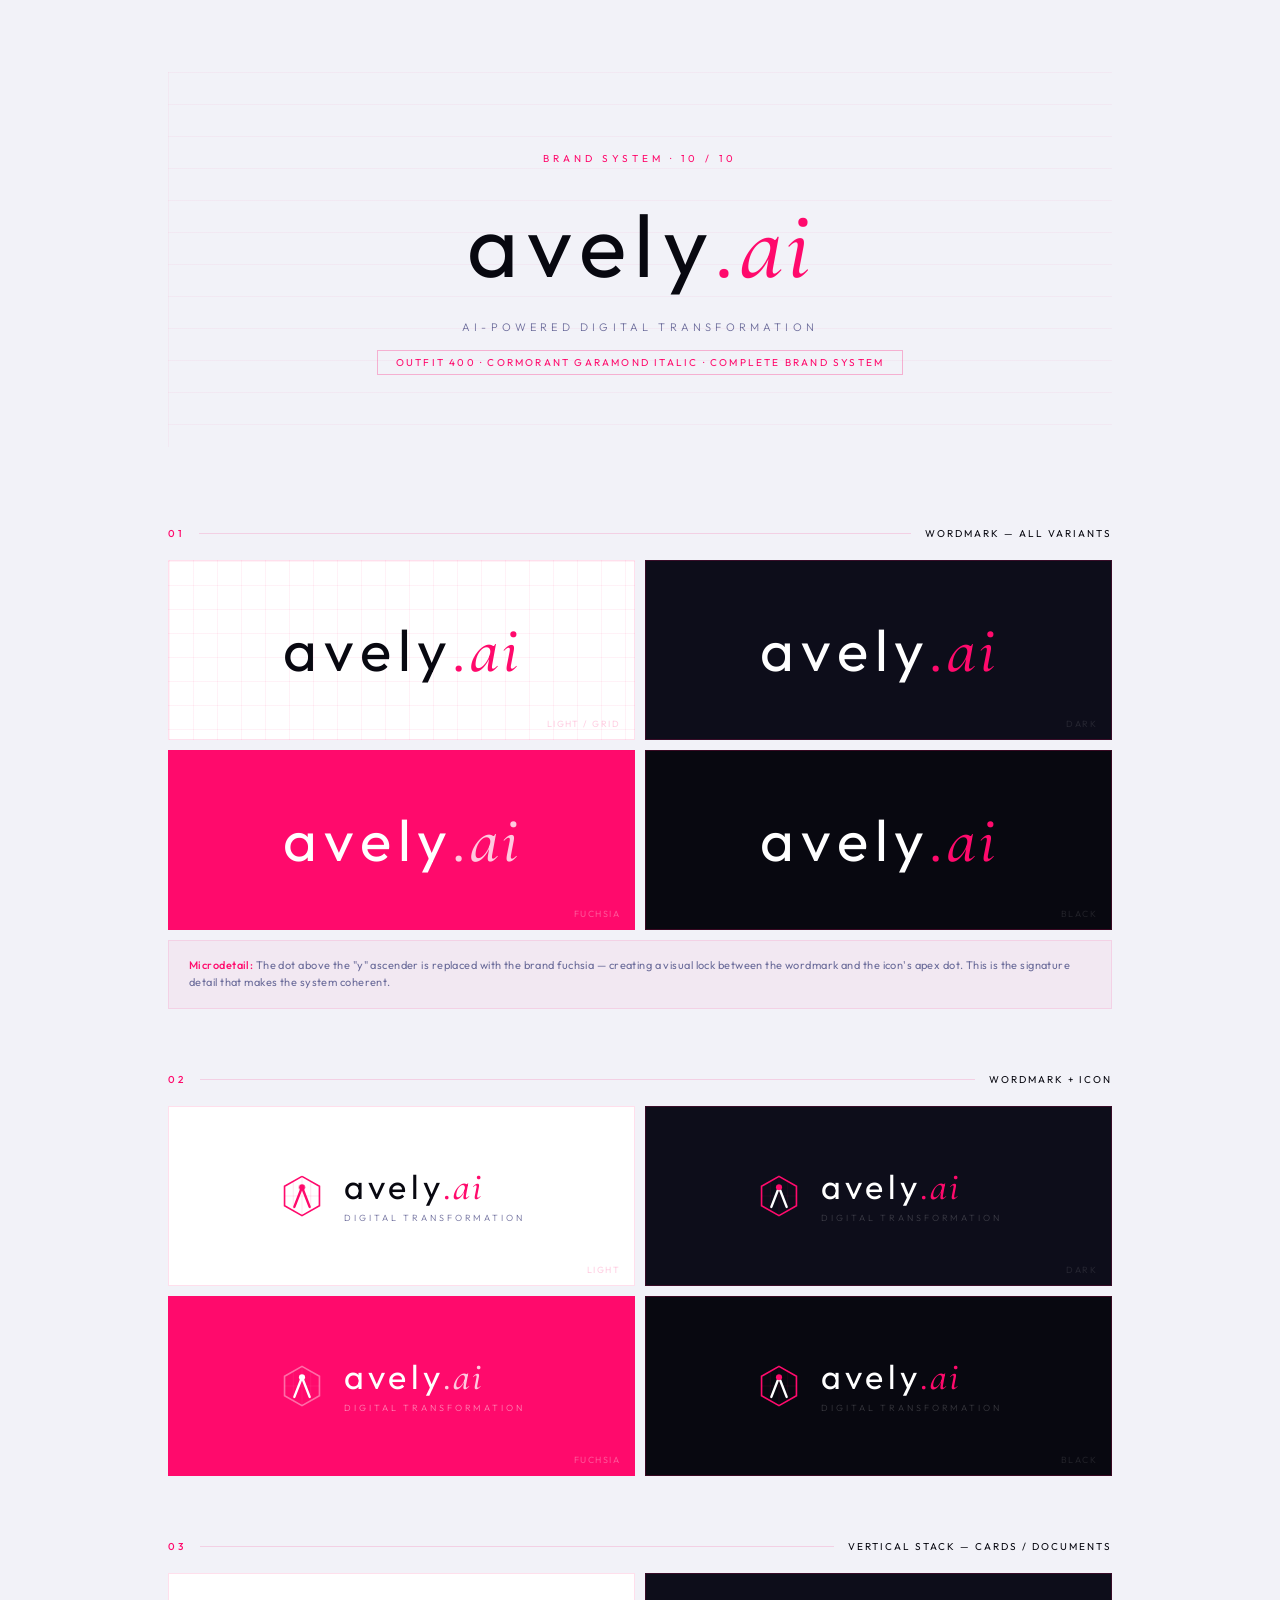
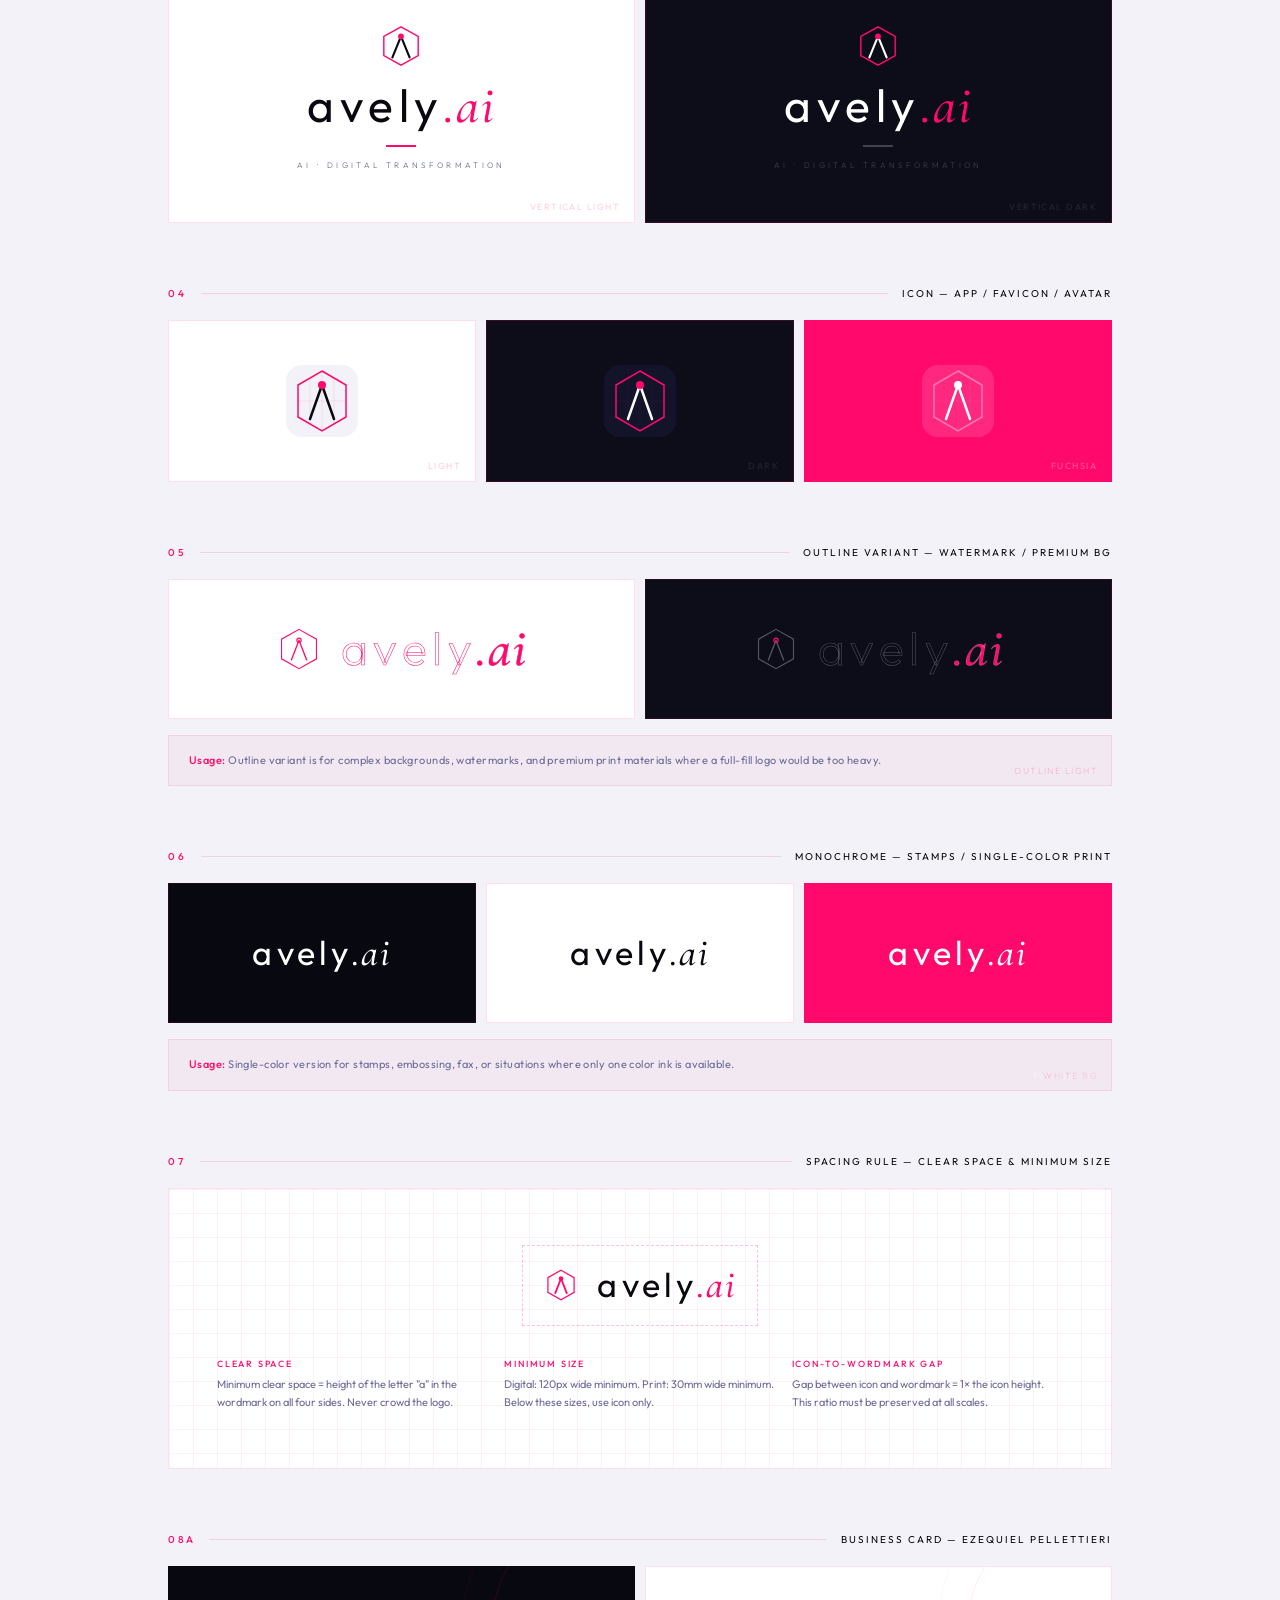
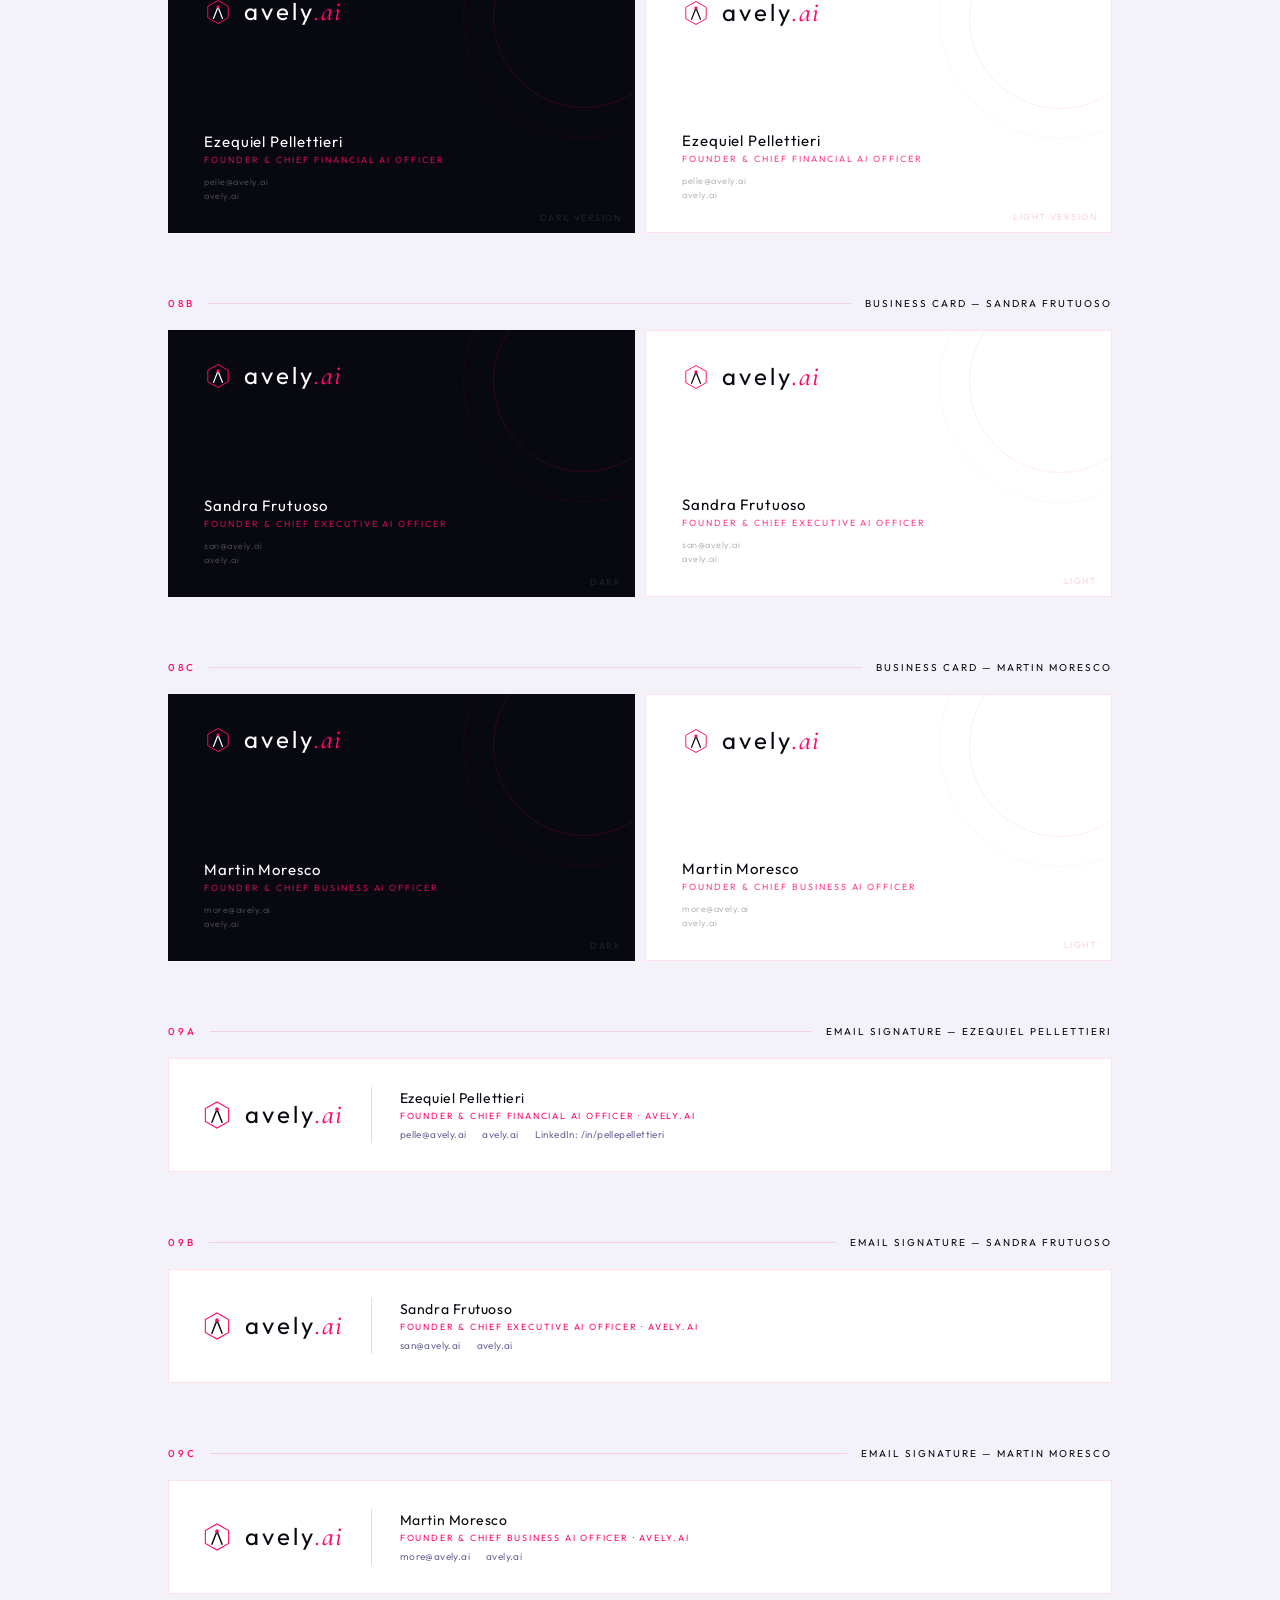
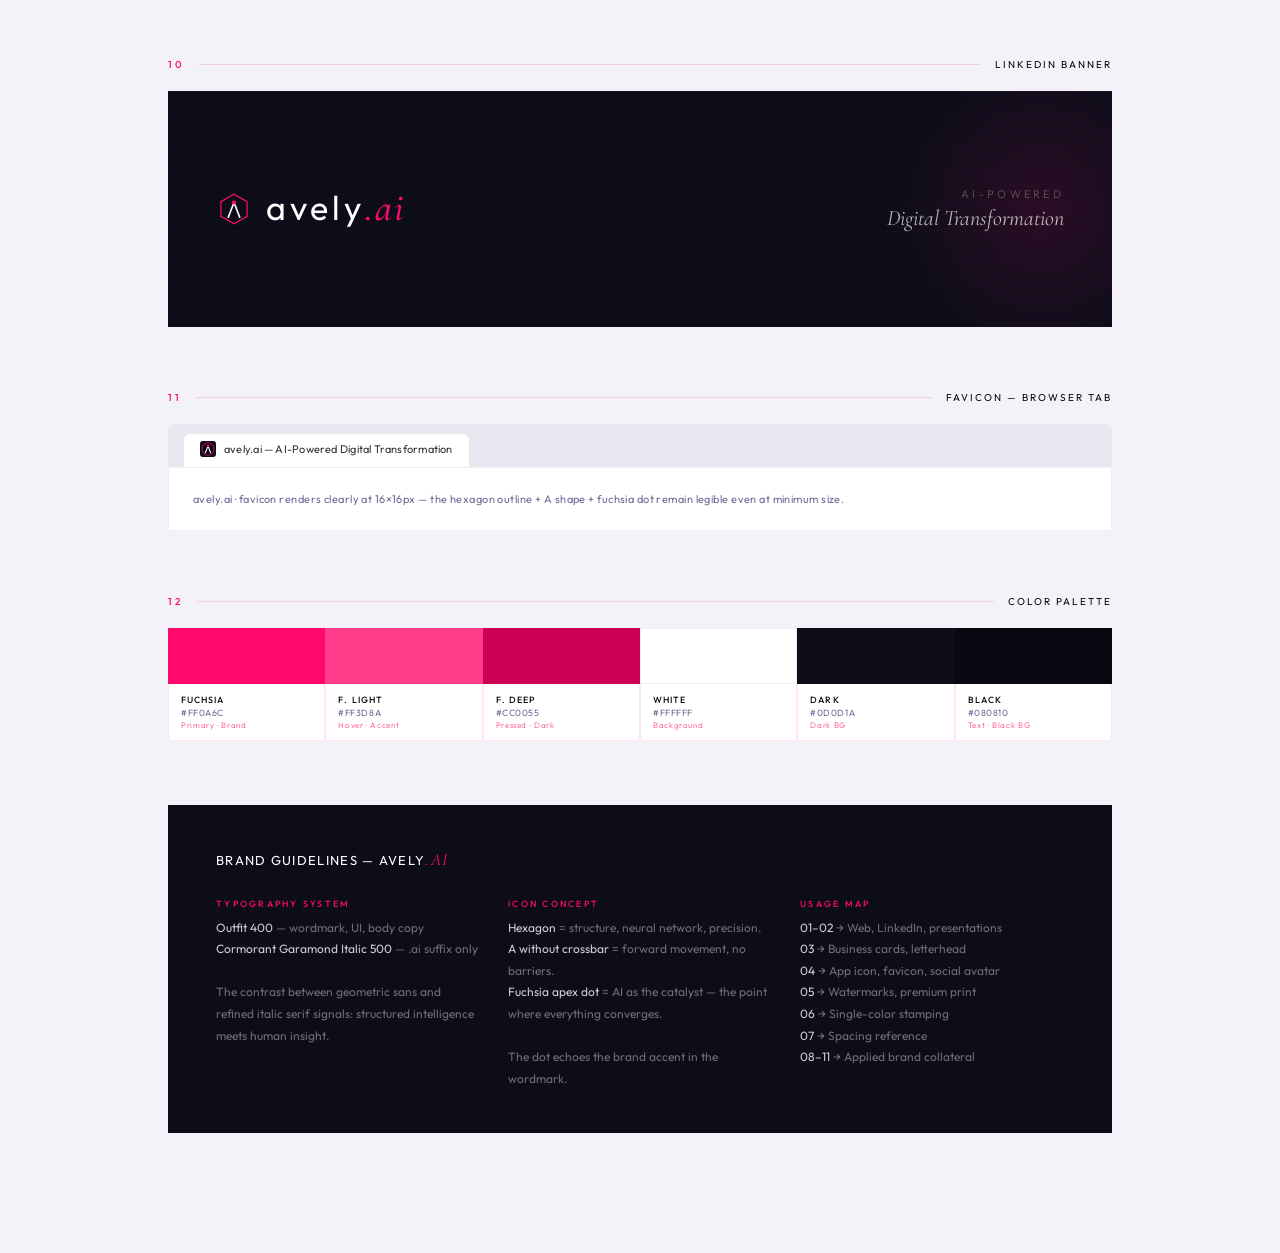
<file: BrandGuidelines.html>
<!DOCTYPE html>
<html lang="en">
<head>
  <meta charset="UTF-8">
  <meta name="viewport" content="width=device-width, initial-scale=1.0">
  <title>avely.ai — Brand System</title>
  <link href="https://fonts.googleapis.com/css2?family=Outfit:wght@300;400;500&family=Cormorant+Garamond:ital,wght@1,400;1,500;1,600&display=swap" rel="stylesheet">
  <style>
    :root { --f: #FF0A6C; --f2: #FF3D8A; --f3: #CC0055; --white: #FFFFFF; --black: #080810; --dark: #0D0D1A; --dark2: #13132A; --muted: #6B6B9A; --bg: #F2F2F8; --card: #FFFFFF; }
    * { margin: 0; padding: 0; box-sizing: border-box; }
    body { background: var(--bg); font-family: Outfit, sans-serif; color: var(--black); min-height: 100vh; }
    @keyframes fadeUp { 0% { opacity: 0; transform: translateY(20px); } 100% { opacity: 1; transform: translateY(0); } }
    @keyframes drawLine { 0% { stroke-dashoffset: 300; } 100% { stroke-dashoffset: 0; } }
    @keyframes popIn { 0% { transform: scale(0); opacity: 0; } 70% { transform: scale(1.15); } 100% { transform: scale(1); opacity: 1; } }
    .page { max-width: 1000px; margin: 0 auto; padding: 72px 28px 120px; }
    .hero { text-align: center; padding: 80px 20px 72px; position: relative; margin-bottom: 80px; animation: 0.8s ease 0s 1 normal both running fadeUp; }
    .hero::before { content: ""; position: absolute; inset: 0; background: linear-gradient(rgba(255,10,108,0.04) 1px, transparent 1px) 0 0 / 32px 32px, linear-gradient(90deg, rgba(255,10,108,0.04) 1px, transparent 1px); pointer-events: none; }
    .hero-eyebrow { font-size: 10px; letter-spacing: 0.4em; text-transform: uppercase; color: var(--f); margin-bottom: 32px; font-weight: 400; animation: 0.6s ease 0.1s 1 normal both running fadeUp; opacity: 0; }
    .hero-logo { display: flex; justify-content: center; align-items: baseline; gap: 0; margin-bottom: 24px; animation: 0.7s ease 0.2s 1 normal both running fadeUp; opacity: 0; }
    .hero-wm { font-family: Outfit, sans-serif; font-size: 88px; font-weight: 400; letter-spacing: 0.1em; color: var(--black); line-height: 1; display: inline-flex; align-items: baseline; }
    .hero-wm .sfx { font-family: "Cormorant Garamond", serif; font-style: italic; font-weight: 500; font-size: 1.12em; letter-spacing: 0.03em; color: var(--f); }
    .hero-tagline { font-size: 11px; letter-spacing: 0.38em; text-transform: uppercase; color: var(--muted); font-weight: 300; margin-bottom: 16px; animation: 0.6s ease 0.35s 1 normal both running fadeUp; opacity: 0; }
    .hero-badge { display: inline-block; font-size: 10px; letter-spacing: 0.22em; text-transform: uppercase; color: var(--f); border: 1px solid rgba(255,10,108,0.28); padding: 5px 18px; font-weight: 400; animation: 0.6s ease 0.45s 1 normal both running fadeUp; opacity: 0; }
    .section { margin-bottom: 64px; animation: 0.6s ease 0s 1 normal both running fadeUp; opacity: 0; }
    .section:nth-child(2) { animation-delay: 0.1s; } .section:nth-child(3) { animation-delay: 0.15s; } .section:nth-child(4) { animation-delay: 0.2s; } .section:nth-child(5) { animation-delay: 0.25s; } .section:nth-child(6) { animation-delay: 0.3s; } .section:nth-child(7) { animation-delay: 0.35s; } .section:nth-child(8) { animation-delay: 0.4s; } .section:nth-child(9) { animation-delay: 0.45s; }
    .sec-hdr { display: flex; align-items: center; gap: 14px; margin-bottom: 20px; }
    .sec-n { font-size: 10px; letter-spacing: 0.28em; text-transform: uppercase; color: var(--f); font-weight: 500; white-space: nowrap; }
    .sec-line { flex: 1; height: 1px; background: rgba(255,10,108,0.14); }
    .sec-t { font-size: 10px; letter-spacing: 0.2em; text-transform: uppercase; color: var(--black); white-space: nowrap; font-weight: 400; }
    .grid2 { display: grid; grid-template-columns: 1fr 1fr; gap: 10px; }
    .grid3 { display: grid; grid-template-columns: 1fr 1fr 1fr; gap: 10px; }
    .grid4 { display: grid; grid-template-columns: 1fr 1fr 1fr 1fr; gap: 10px; }
    .card { display: flex; align-items: center; justify-content: center; padding: 44px 32px; position: relative; border: 1px solid rgba(255,10,108,0.13); background: var(--card); transition: border-color 0.2s; min-height: 180px; }
    .card:hover { border-color: rgba(255,10,108,0.35); }
    .card.dark { background: var(--dark); border-color: rgba(255,10,108,0.18); }
    .card.dark2 { background: var(--dark2); border-color: rgba(255,10,108,0.18); }
    .card.black { background: var(--black); border-color: rgba(255,10,108,0.2); }
    .card.fuchsia { background: var(--f); border-color: var(--f); }
    .card.gridbg { background-image: linear-gradient(rgba(255,10,108,0.055) 1px, transparent 1px), linear-gradient(90deg, rgba(255,10,108,0.055) 1px, transparent 1px); background-size: 24px 24px; background-color: var(--card); }
    .lbl { position: absolute; bottom: 10px; right: 14px; font-size: 9px; letter-spacing: 0.16em; text-transform: uppercase; color: rgba(255,10,108,0.2); font-weight: 400; }
    .card.dark .lbl, .card.dark2 .lbl, .card.black .lbl { color: rgba(255,255,255,0.1); }
    .card.fuchsia .lbl { color: rgba(255,255,255,0.3); }
    .wm-xl { font-size: 58px; } .wm-lg { font-size: 46px; } .wm-md { font-size: 34px; } .wm-sm { font-size: 24px; }
    .wm { font-family: Outfit, sans-serif; font-weight: 400; letter-spacing: 0.12em; color: var(--black); line-height: 1; display: inline-flex; align-items: baseline; gap: 0; }
    .wm .suffix { font-family: "Cormorant Garamond", serif; font-style: italic; font-weight: 500; letter-spacing: 0.04em; color: var(--f); }
    .wm-xl .suffix, .wm-lg .suffix, .wm-md .suffix, .wm-sm .suffix { font-size: 1.14em; }
    .wm.inv { color: var(--white); } .wm.inv .suffix { color: var(--f); }
    .wm.inv-f { color: var(--white); } .wm.inv-f .suffix { color: rgba(255,255,255,0.78); }
    .hex-icon path.hex { stroke-dasharray: 300; stroke-dashoffset: 300; animation: 1.2s ease 0.5s 1 normal forwards running drawLine; }
    .hex-icon circle.dot { transform-origin: center center; animation: 0.4s ease 1.4s 1 normal both running popIn; opacity: 0; }
    .logo-row { display: flex; align-items: center; gap: 18px; }
    .logo-col { display: flex; flex-direction: column; gap: 5px; }
    .tgl { font-size: 9px; letter-spacing: 0.32em; text-transform: uppercase; color: var(--muted); font-weight: 300; }
    .tgl.inv { color: rgba(255,255,255,0.2); } .tgl.inv-f { color: rgba(255,255,255,0.5); }
    .stk { display: flex; flex-direction: column; align-items: center; gap: 13px; }
    .stk-rule { width: 30px; height: 2px; background: var(--f); } .stk-rule.inv { background: rgba(255,255,255,0.22); }
    .stk-sub { font-size: 8px; letter-spacing: 0.42em; text-transform: uppercase; color: var(--muted); font-weight: 300; } .stk-sub.inv { color: rgba(255,255,255,0.2); }
    .outline-wrap { display: flex; align-items: center; gap: 18px; }
    .mono-card { display: flex; align-items: center; justify-content: center; padding: 36px; border: 1px solid rgba(255,10,108,0.13); background: var(--card); min-height: 140px; }
    .mono-card.dark-bg { background: var(--dark); }
    .biz-card { width: 100%; aspect-ratio: 1.75 / 1; background: var(--black); padding: 32px 36px; display: flex; flex-direction: column; justify-content: space-between; position: relative; overflow: hidden; }
    .biz-card::after { content: ""; position: absolute; top: -40px; right: -40px; width: 180px; height: 180px; border: 1px solid rgba(255,10,108,0.15); border-radius: 50%; }
    .biz-card::before { content: ""; position: absolute; top: -70px; right: -70px; width: 240px; height: 240px; border: 1px solid rgba(255,10,108,0.08); border-radius: 50%; }
    .biz-top { display: flex; justify-content: space-between; align-items: flex-start; }
    .biz-bottom { display: flex; flex-direction: column; gap: 3px; }
    .biz-name { font-size: 15px; font-weight: 400; color: var(--white); letter-spacing: 0.06em; }
    .biz-role { font-size: 9px; letter-spacing: 0.22em; text-transform: uppercase; color: rgba(255,10,108,0.8); font-weight: 400; }
    .biz-contact { font-size: 9px; letter-spacing: 0.06em; color: rgba(255,255,255,0.3); font-weight: 300; }
    .biz-card.light { background: var(--white); border: 1px solid rgba(255,10,108,0.13); }
    .biz-card.light::after { border-color: rgba(255,10,108,0.08); } .biz-card.light::before { border-color: rgba(255,10,108,0.04); }
    .biz-card.light .biz-name { color: var(--black); } .biz-card.light .biz-contact { color: rgba(8,8,16,0.35); }
    .email-sig { background: var(--white); border: 1px solid rgba(255,10,108,0.13); padding: 28px 32px; display: flex; align-items: center; gap: 28px; }
    .sig-divider { width: 1px; height: 56px; background: rgba(255,10,108,0.2); }
    .sig-info { display: flex; flex-direction: column; gap: 3px; }
    .sig-name { font-size: 14px; font-weight: 400; color: var(--black); letter-spacing: 0.04em; }
    .sig-role { font-size: 9px; letter-spacing: 0.2em; text-transform: uppercase; color: var(--f); font-weight: 400; }
    .sig-contacts { display: flex; gap: 16px; margin-top: 4px; flex-wrap: wrap; }
    .sig-contact { font-size: 10px; color: var(--muted); letter-spacing: 0.04em; }
    .linkedin-banner { width: 100%; aspect-ratio: 4 / 1; background: var(--dark); display: flex; align-items: center; justify-content: space-between; padding: 0 48px; position: relative; overflow: hidden; }
    .linkedin-banner::before { content: ""; position: absolute; inset: 0; background: linear-gradient(rgba(255,10,108,0.04) 1px, transparent 1px) 0 0 / 28px 28px, linear-gradient(90deg, rgba(255,10,108,0.04) 1px, transparent 1px); }
    .linkedin-banner::after { content: ""; position: absolute; right: -80px; top: 50%; transform: translateY(-50%); width: 300px; height: 300px; background: radial-gradient(circle, rgba(255,10,108,0.12), transparent 70%); }
    .banner-left, .banner-right { position: relative; z-index: 1; }
    .banner-right { text-align: right; }
    .banner-tagline { font-size: 11px; letter-spacing: 0.3em; text-transform: uppercase; color: rgba(255,255,255,0.3); font-weight: 300; }
    .banner-claim { font-family: "Cormorant Garamond", serif; font-style: italic; font-size: 22px; color: rgba(255,255,255,0.7); font-weight: 400; margin-top: 4px; }
    .browser-mock { background: #e8e8f0; border-radius: 8px 8px 0 0; padding: 10px 16px 0; }
    .browser-tab { display: inline-flex; align-items: center; gap: 8px; background: var(--white); padding: 7px 16px 10px; border-radius: 6px 6px 0 0; font-size: 11px; color: #333; letter-spacing: 0.02em; }
    .browser-content { background: var(--white); padding: 24px; border: 1px solid rgba(0,0,0,0.06); font-size: 11px; color: var(--muted); letter-spacing: 0.04em; min-height: 60px; display: flex; align-items: center; }
    .pal-grid { display: grid; grid-template-columns: repeat(6, 1fr); gap: 0; }
    .pal-swatch { display: flex; flex-direction: column; }
    .pal-color { height: 56px; }
    .pal-info { padding: 10px 12px; background: var(--white); border-right: 1px solid rgba(255,10,108,0.1); border-bottom: 1px solid rgba(255,10,108,0.1); border-left: 1px solid rgba(255,10,108,0.1); }
    .pal-name { font-size: 9px; letter-spacing: 0.12em; text-transform: uppercase; color: var(--black); font-weight: 500; }
    .pal-hex { font-size: 9px; letter-spacing: 0.06em; color: var(--muted); margin-top: 2px; }
    .pal-use { font-size: 8px; letter-spacing: 0.08em; color: rgba(255,10,108,0.6); margin-top: 2px; }
    .notes { background: var(--dark); padding: 44px 48px; margin-top: 0; }
    .notes-title { font-family: Outfit, sans-serif; font-size: 13px; font-weight: 400; color: var(--white); letter-spacing: 0.1em; text-transform: uppercase; margin-bottom: 28px; }
    .notes-title em { font-family: "Cormorant Garamond", serif; font-style: italic; color: var(--f); font-size: 17px; }
    .notes-grid { display: grid; grid-template-columns: 1fr 1fr 1fr; gap: 28px; }
    .note-lbl { font-size: 9px; letter-spacing: 0.25em; text-transform: uppercase; color: var(--f); margin-bottom: 8px; font-weight: 500; }
    .note-val { font-size: 12px; color: rgba(255,255,255,0.4); line-height: 1.8; }
    .note-val strong { color: rgba(255,255,255,0.8); font-weight: 400; }
    .rule-note { background: rgba(255,10,108,0.04); border: 1px solid rgba(255,10,108,0.1); padding: 16px 20px; margin-top: 16px; font-size: 11px; color: var(--muted); letter-spacing: 0.04em; line-height: 1.6; }
    .rule-note strong { color: var(--f); font-weight: 500; }
    @media (max-width: 640px) { .grid2, .grid3, .grid4 { grid-template-columns: 1fr; } .notes-grid { grid-template-columns: 1fr; } .pal-grid { grid-template-columns: repeat(3, 1fr); } .linkedin-banner { padding: 0 24px; } .banner-claim { font-size: 16px; } }
  </style>
</head>
<body>
<div class="page">

  <!-- HERO -->
  <div class="hero">
    <div class="hero-eyebrow">Brand System · 10 / 10</div>
    <div class="hero-logo">
      <span class="hero-wm">avely<span class="sfx">.ai</span></span>
    </div>
    <div class="hero-tagline">AI-Powered Digital Transformation</div>
    <div class="hero-badge">Outfit 400 · Cormorant Garamond Italic · Complete Brand System</div>
  </div>

  <!-- 01 WORDMARK -->
  <div class="section">
    <div class="sec-hdr"><span class="sec-n">01</span><div class="sec-line"></div><span class="sec-t">Wordmark — All Variants</span></div>
    <div class="grid2">
      <div class="card gridbg"><span class="wm wm-xl">avely<span class="suffix">.ai</span></span><span class="lbl">Light / Grid</span></div>
      <div class="card dark"><span class="wm wm-xl inv">avely<span class="suffix">.ai</span></span><span class="lbl">Dark</span></div>
      <div class="card fuchsia"><span class="wm wm-xl inv-f">avely<span class="suffix">.ai</span></span><span class="lbl">Fuchsia</span></div>
      <div class="card black"><span class="wm wm-xl inv">avely<span class="suffix">.ai</span></span><span class="lbl">Black</span></div>
    </div>
    <div class="rule-note" style="margin-top:10px"><strong>Microdetail:</strong> The dot above the "y" ascender is replaced with the brand fuchsia — creating a visual lock between the wordmark and the icon's apex dot. This is the signature detail that makes the system coherent.</div>
  </div>

  <!-- 02 WORDMARK + ICON -->
  <div class="section">
    <div class="sec-hdr"><span class="sec-n">02</span><div class="sec-line"></div><span class="sec-t">Wordmark + Icon</span></div>
    <div class="grid2">
      <div class="card">
        <div class="logo-row">
          <svg class="hex-icon" width="48" height="48" viewBox="0 0 44 44" fill="none">
            <path class="hex" d="M22 4 L38 13 L38 31 L22 40 L6 31 L6 13 Z" stroke="#FF0A6C" stroke-width="1.5" fill="none" stroke-dasharray="300"/>
            <line x1="14" y1="8.5" x2="14" y2="35.5" stroke="#FF0A6C" stroke-width="0.45" opacity="0.22"/>
            <line x1="22" y1="4" x2="22" y2="40" stroke="#FF0A6C" stroke-width="0.45" opacity="0.22"/>
            <line x1="30" y1="8.5" x2="30" y2="35.5" stroke="#FF0A6C" stroke-width="0.45" opacity="0.22"/>
            <line x1="6" y1="22" x2="38" y2="22" stroke="#FF0A6C" stroke-width="0.45" opacity="0.22"/>
            <path d="M15 32 L22 14 L29 32" stroke="#FF0A6C" stroke-width="2.2" fill="none" stroke-linecap="round" stroke-linejoin="round"/>
            <circle class="dot" cx="22" cy="14" r="2.8" fill="#FF0A6C"/>
          </svg>
          <div class="logo-col">
            <span class="wm wm-md">avely<span class="suffix">.ai</span></span>
            <span class="tgl">Digital Transformation</span>
          </div>
        </div>
        <span class="lbl">Light</span>
      </div>
      <div class="card dark">
        <div class="logo-row">
          <svg width="48" height="48" viewBox="0 0 44 44" fill="none">
            <path d="M22 4 L38 13 L38 31 L22 40 L6 31 L6 13 Z" stroke="#FF0A6C" stroke-width="1.5" fill="none"/>
            <line x1="14" y1="8.5" x2="14" y2="35.5" stroke="#FF0A6C" stroke-width="0.45" opacity="0.16"/>
            <line x1="22" y1="4" x2="22" y2="40" stroke="#FF0A6C" stroke-width="0.45" opacity="0.16"/>
            <line x1="30" y1="8.5" x2="30" y2="35.5" stroke="#FF0A6C" stroke-width="0.45" opacity="0.16"/>
            <line x1="6" y1="22" x2="38" y2="22" stroke="#FF0A6C" stroke-width="0.45" opacity="0.16"/>
            <path d="M15 32 L22 14 L29 32" stroke="#ffffff" stroke-width="2.2" fill="none" stroke-linecap="round" stroke-linejoin="round"/>
            <circle cx="22" cy="14" r="2.8" fill="#FF0A6C"/>
          </svg>
          <div class="logo-col">
            <span class="wm wm-md inv">avely<span class="suffix">.ai</span></span>
            <span class="tgl inv">Digital Transformation</span>
          </div>
        </div>
        <span class="lbl">Dark</span>
      </div>
      <div class="card fuchsia">
        <div class="logo-row">
          <svg width="48" height="48" viewBox="0 0 44 44" fill="none">
            <path d="M22 4 L38 13 L38 31 L22 40 L6 31 L6 13 Z" stroke="rgba(255,255,255,0.4)" stroke-width="1.5" fill="none"/>
            <line x1="14" y1="8.5" x2="14" y2="35.5" stroke="rgba(255,255,255,0.12)" stroke-width="0.45"/>
            <line x1="22" y1="4" x2="22" y2="40" stroke="rgba(255,255,255,0.12)" stroke-width="0.45"/>
            <line x1="30" y1="8.5" x2="30" y2="35.5" stroke="rgba(255,255,255,0.12)" stroke-width="0.45"/>
            <line x1="6" y1="22" x2="38" y2="22" stroke="rgba(255,255,255,0.12)" stroke-width="0.45"/>
            <path d="M15 32 L22 14 L29 32" stroke="#ffffff" stroke-width="2.2" fill="none" stroke-linecap="round" stroke-linejoin="round"/>
            <circle cx="22" cy="14" r="2.8" fill="#ffffff"/>
          </svg>
          <div class="logo-col">
            <span class="wm wm-md inv-f">avely<span class="suffix">.ai</span></span>
            <span class="tgl inv-f">Digital Transformation</span>
          </div>
        </div>
        <span class="lbl">Fuchsia</span>
      </div>
      <div class="card black">
        <div class="logo-row">
          <svg width="48" height="48" viewBox="0 0 44 44" fill="none">
            <path d="M22 4 L38 13 L38 31 L22 40 L6 31 L6 13 Z" stroke="#FF0A6C" stroke-width="1.5" fill="none"/>
            <line x1="14" y1="8.5" x2="14" y2="35.5" stroke="#FF0A6C" stroke-width="0.45" opacity="0.18"/>
            <line x1="22" y1="4" x2="22" y2="40" stroke="#FF0A6C" stroke-width="0.45" opacity="0.18"/>
            <line x1="30" y1="8.5" x2="30" y2="35.5" stroke="#FF0A6C" stroke-width="0.45" opacity="0.18"/>
            <line x1="6" y1="22" x2="38" y2="22" stroke="#FF0A6C" stroke-width="0.45" opacity="0.18"/>
            <path d="M15 32 L22 14 L29 32" stroke="#ffffff" stroke-width="2.2" fill="none" stroke-linecap="round" stroke-linejoin="round"/>
            <circle cx="22" cy="14" r="2.8" fill="#FF0A6C"/>
          </svg>
          <div class="logo-col">
            <span class="wm wm-md inv">avely<span class="suffix">.ai</span></span>
            <span class="tgl inv">Digital Transformation</span>
          </div>
        </div>
        <span class="lbl">Black</span>
      </div>
    </div>
  </div>

  <!-- 03 VERTICAL STACK -->
  <div class="section">
    <div class="sec-hdr"><span class="sec-n">03</span><div class="sec-line"></div><span class="sec-t">Vertical Stack — Cards / Documents</span></div>
    <div class="grid2">
      <div class="card" style="min-height:250px">
        <div class="stk">
          <svg width="42" height="42" viewBox="0 0 44 44" fill="none">
            <path d="M22 2 L40 12 L40 32 L22 42 L4 32 L4 12 Z" stroke="#FF0A6C" stroke-width="1.5" fill="none"/>
            <path d="M13 34 L22 12 L31 34" stroke="#080810" stroke-width="2.2" fill="none" stroke-linecap="round" stroke-linejoin="round"/>
            <circle cx="22" cy="12" r="3" fill="#FF0A6C"/>
          </svg>
          <span class="wm wm-lg">avely<span class="suffix">.ai</span></span>
          <div class="stk-rule"></div>
          <span class="stk-sub">AI · Digital Transformation</span>
        </div>
        <span class="lbl">Vertical light</span>
      </div>
      <div class="card dark" style="min-height:250px">
        <div class="stk">
          <svg width="42" height="42" viewBox="0 0 44 44" fill="none">
            <path d="M22 2 L40 12 L40 32 L22 42 L4 32 L4 12 Z" stroke="#FF0A6C" stroke-width="1.5" fill="none"/>
            <path d="M13 34 L22 12 L31 34" stroke="#ffffff" stroke-width="2.2" fill="none" stroke-linecap="round" stroke-linejoin="round"/>
            <circle cx="22" cy="12" r="3" fill="#FF0A6C"/>
          </svg>
          <span class="wm wm-lg inv">avely<span class="suffix">.ai</span></span>
          <div class="stk-rule inv"></div>
          <span class="stk-sub inv">AI · Digital Transformation</span>
        </div>
        <span class="lbl">Vertical dark</span>
      </div>
    </div>
  </div>

  <!-- 04 ICON STANDALONE -->
  <div class="section">
    <div class="sec-hdr"><span class="sec-n">04</span><div class="sec-line"></div><span class="sec-t">Icon — App / Favicon / Avatar</span></div>
    <div class="grid3">
      <div class="card" style="min-height:140px">
        <svg width="72" height="72" viewBox="0 0 72 72" fill="none">
          <rect width="72" height="72" rx="16" fill="#F2F2F8"/>
          <path d="M36 6 L60 20 L60 52 L36 66 L12 52 L12 20 Z" stroke="#FF0A6C" stroke-width="1.5" fill="none"/>
          <line x1="24" y1="13" x2="24" y2="59" stroke="#FF0A6C" stroke-width="0.5" opacity="0.18"/>
          <line x1="36" y1="6" x2="36" y2="66" stroke="#FF0A6C" stroke-width="0.5" opacity="0.18"/>
          <line x1="48" y1="13" x2="48" y2="59" stroke="#FF0A6C" stroke-width="0.5" opacity="0.18"/>
          <line x1="12" y1="36" x2="60" y2="36" stroke="#FF0A6C" stroke-width="0.5" opacity="0.18"/>
          <path d="M24 54 L36 20 L48 54" stroke="#080810" stroke-width="2.5" fill="none" stroke-linecap="round" stroke-linejoin="round"/>
          <circle cx="36" cy="20" r="4" fill="#FF0A6C"/>
        </svg>
        <span class="lbl">Light</span>
      </div>
      <div class="card dark" style="min-height:140px">
        <svg width="72" height="72" viewBox="0 0 72 72" fill="none">
          <rect width="72" height="72" rx="16" fill="#13132A"/>
          <path d="M36 6 L60 20 L60 52 L36 66 L12 52 L12 20 Z" stroke="#FF0A6C" stroke-width="1.5" fill="none"/>
          <line x1="24" y1="13" x2="24" y2="59" stroke="#FF0A6C" stroke-width="0.5" opacity="0.14"/>
          <line x1="36" y1="6" x2="36" y2="66" stroke="#FF0A6C" stroke-width="0.5" opacity="0.14"/>
          <line x1="48" y1="13" x2="48" y2="59" stroke="#FF0A6C" stroke-width="0.5" opacity="0.14"/>
          <line x1="12" y1="36" x2="60" y2="36" stroke="#FF0A6C" stroke-width="0.5" opacity="0.14"/>
          <path d="M24 54 L36 20 L48 54" stroke="#ffffff" stroke-width="2.5" fill="none" stroke-linecap="round" stroke-linejoin="round"/>
          <circle cx="36" cy="20" r="4" fill="#FF0A6C"/>
        </svg>
        <span class="lbl">Dark</span>
      </div>
      <div class="card fuchsia" style="min-height:140px">
        <svg width="72" height="72" viewBox="0 0 72 72" fill="none">
          <rect width="72" height="72" rx="16" fill="rgba(255,255,255,0.12)"/>
          <path d="M36 6 L60 20 L60 52 L36 66 L12 52 L12 20 Z" stroke="rgba(255,255,255,0.38)" stroke-width="1.5" fill="none"/>
          <line x1="24" y1="13" x2="24" y2="59" stroke="rgba(255,255,255,0.1)" stroke-width="0.5"/>
          <line x1="36" y1="6" x2="36" y2="66" stroke="rgba(255,255,255,0.1)" stroke-width="0.5"/>
          <line x1="48" y1="13" x2="48" y2="59" stroke="rgba(255,255,255,0.1)" stroke-width="0.5"/>
          <line x1="12" y1="36" x2="60" y2="36" stroke="rgba(255,255,255,0.1)" stroke-width="0.5"/>
          <path d="M24 54 L36 20 L48 54" stroke="#ffffff" stroke-width="2.5" fill="none" stroke-linecap="round" stroke-linejoin="round"/>
          <circle cx="36" cy="20" r="4" fill="#ffffff"/>
        </svg>
        <span class="lbl" style="color:rgba(255,255,255,0.3)">Fuchsia</span>
      </div>
    </div>
  </div>

  <!-- 05 OUTLINE VARIANT -->
  <div class="section">
    <div class="sec-hdr"><span class="sec-n">05</span><div class="sec-line"></div><span class="sec-t">Outline Variant — Watermark / Premium BG</span></div>
    <div class="grid2">
      <div class="mono-card">
        <div class="outline-wrap">
          <svg width="48" height="48" viewBox="0 0 44 44" fill="none">
            <path d="M22 4 L38 13 L38 31 L22 40 L6 31 L6 13 Z" stroke="#FF0A6C" stroke-width="1" fill="none"/>
            <path d="M15 32 L22 14 L29 32" stroke="#FF0A6C" stroke-width="1.2" fill="none" stroke-linecap="round" stroke-linejoin="round"/>
            <circle cx="22" cy="14" r="2" fill="none" stroke="#FF0A6C" stroke-width="1"/>
          </svg>
          <span class="wm wm-lg" style="font-weight:300;color:#FF0A6C;-webkit-text-stroke:0.5px #FF0A6C;-webkit-text-fill-color:transparent">avely<span class="suffix" style="-webkit-text-fill-color:#FF0A6C">.ai</span></span>
        </div>
        <span class="lbl">Outline light</span>
      </div>
      <div class="mono-card dark-bg">
        <div class="outline-wrap">
          <svg width="48" height="48" viewBox="0 0 44 44" fill="none">
            <path d="M22 4 L38 13 L38 31 L22 40 L6 31 L6 13 Z" stroke="rgba(255,255,255,0.3)" stroke-width="1" fill="none"/>
            <path d="M15 32 L22 14 L29 32" stroke="rgba(255,255,255,0.3)" stroke-width="1.2" fill="none" stroke-linecap="round" stroke-linejoin="round"/>
            <circle cx="22" cy="14" r="2" fill="none" stroke="#FF0A6C" stroke-width="1"/>
          </svg>
          <span class="wm wm-lg" style="font-weight:300;-webkit-text-stroke:0.5px rgba(255,255,255,0.3);-webkit-text-fill-color:transparent">avely<span class="suffix" style="-webkit-text-fill-color:#FF0A6C">.ai</span></span>
        </div>
        <span class="lbl" style="color:rgba(255,255,255,0.1)">Outline dark</span>
      </div>
    </div>
    <div class="rule-note"><strong>Usage:</strong> Outline variant is for complex backgrounds, watermarks, and premium print materials where a full-fill logo would be too heavy.</div>
  </div>

  <!-- 06 MONOCHROME -->
  <div class="section">
    <div class="sec-hdr"><span class="sec-n">06</span><div class="sec-line"></div><span class="sec-t">Monochrome — Stamps / Single-Color Print</span></div>
    <div class="grid3">
      <div class="mono-card" style="background:#080810"><span class="wm wm-md" style="color:#ffffff">avely<span class="suffix" style="color:#ffffff">.ai</span></span><span class="lbl" style="color:rgba(255,255,255,0.1)">Black bg</span></div>
      <div class="mono-card" style="background:#ffffff"><span class="wm wm-md" style="color:#080810">avely<span class="suffix" style="color:#080810">.ai</span></span><span class="lbl">White bg</span></div>
      <div class="mono-card" style="background:#FF0A6C"><span class="wm wm-md" style="color:#ffffff">avely<span class="suffix" style="color:#ffffff">.ai</span></span><span class="lbl" style="color:rgba(255,255,255,0.3)">Fuchsia bg</span></div>
    </div>
    <div class="rule-note"><strong>Usage:</strong> Single-color version for stamps, embossing, fax, or situations where only one color ink is available.</div>
  </div>

  <!-- 07 SPACING RULE -->
  <div class="section">
    <div class="sec-hdr"><span class="sec-n">07</span><div class="sec-line"></div><span class="sec-t">Spacing Rule — Clear Space &amp; Minimum Size</span></div>
    <div class="card gridbg" style="padding:56px 48px;flex-direction:column;gap:32px;min-height:auto">
      <div style="position:relative;display:inline-block;padding:20px;border:1px dashed rgba(255,10,108,0.25)">
        <div class="logo-row">
          <svg width="36" height="36" viewBox="0 0 44 44" fill="none">
            <path d="M22 4 L38 13 L38 31 L22 40 L6 31 L6 13 Z" stroke="#FF0A6C" stroke-width="1.5" fill="none"/>
            <path d="M15 32 L22 14 L29 32" stroke="#FF0A6C" stroke-width="2.2" fill="none" stroke-linecap="round" stroke-linejoin="round"/>
            <circle cx="22" cy="14" r="2.8" fill="#FF0A6C"/>
          </svg>
          <span class="wm wm-md">avely<span class="suffix">.ai</span></span>
        </div>
      </div>
      <div style="display:grid;grid-template-columns:1fr 1fr 1fr;gap:16px;width:100%">
        <div><div class="note-lbl" style="color:#FF0A6C;font-size:9px;letter-spacing:0.2em;text-transform:uppercase;margin-bottom:6px;font-weight:500">Clear space</div><div style="font-size:11px;color:var(--muted);line-height:1.7">Minimum clear space = height of the letter "a" in the wordmark on all four sides. Never crowd the logo.</div></div>
        <div><div class="note-lbl" style="color:#FF0A6C;font-size:9px;letter-spacing:0.2em;text-transform:uppercase;margin-bottom:6px;font-weight:500">Minimum size</div><div style="font-size:11px;color:var(--muted);line-height:1.7">Digital: 120px wide minimum. Print: 30mm wide minimum. Below these sizes, use icon only.</div></div>
        <div><div class="note-lbl" style="color:#FF0A6C;font-size:9px;letter-spacing:0.2em;text-transform:uppercase;margin-bottom:6px;font-weight:500">Icon-to-wordmark gap</div><div style="font-size:11px;color:var(--muted);line-height:1.7">Gap between icon and wordmark = 1× the icon height. This ratio must be preserved at all scales.</div></div>
      </div>
    </div>
  </div>

  <!-- 08a BUSINESS CARD — Ezequiel Pellettieri -->
  <div class="section">
    <div class="sec-hdr"><span class="sec-n">08a</span><div class="sec-line"></div><span class="sec-t">Business Card — Ezequiel Pellettieri</span></div>
    <div class="grid2">
      <div class="biz-card">
        <div class="biz-top"><div class="logo-row" style="gap:12px"><svg width="28" height="28" viewBox="0 0 44 44" fill="none"><path d="M22 4 L38 13 L38 31 L22 40 L6 31 L6 13 Z" stroke="#FF0A6C" stroke-width="1.5" fill="none"/><path d="M15 32 L22 14 L29 32" stroke="#ffffff" stroke-width="2" fill="none" stroke-linecap="round" stroke-linejoin="round"/><circle cx="22" cy="14" r="2.5" fill="#FF0A6C"/></svg><span class="wm wm-sm inv">avely<span class="suffix">.ai</span></span></div></div>
        <div class="biz-bottom"><div class="biz-name">Ezequiel Pellettieri</div><div class="biz-role">Founder &amp; Chief Financial AI Officer</div><div class="biz-contact" style="margin-top:8px">pelle@avely.ai</div><div class="biz-contact">avely.ai</div></div>
        <span class="lbl" style="color:rgba(255,255,255,0.1)">Dark version</span>
      </div>
      <div class="biz-card light">
        <div class="biz-top"><div class="logo-row" style="gap:12px"><svg width="28" height="28" viewBox="0 0 44 44" fill="none"><path d="M22 4 L38 13 L38 31 L22 40 L6 31 L6 13 Z" stroke="#FF0A6C" stroke-width="1.5" fill="none"/><path d="M15 32 L22 14 L29 32" stroke="#080810" stroke-width="2" fill="none" stroke-linecap="round" stroke-linejoin="round"/><circle cx="22" cy="14" r="2.5" fill="#FF0A6C"/></svg><span class="wm wm-sm">avely<span class="suffix">.ai</span></span></div></div>
        <div class="biz-bottom"><div class="biz-name">Ezequiel Pellettieri</div><div class="biz-role">Founder &amp; Chief Financial AI Officer</div><div class="biz-contact" style="margin-top:8px">pelle@avely.ai</div><div class="biz-contact">avely.ai</div></div>
        <span class="lbl">Light version</span>
      </div>
    </div>
  </div>

  <!-- 08b BUSINESS CARD — Sandra Frutuoso -->
  <div class="section">
    <div class="sec-hdr"><span class="sec-n">08b</span><div class="sec-line"></div><span class="sec-t">Business Card — Sandra Frutuoso</span></div>
    <div class="grid2">
      <div class="biz-card">
        <div class="biz-top"><div class="logo-row" style="gap:12px"><svg width="28" height="28" viewBox="0 0 44 44" fill="none"><path d="M22 4 L38 13 L38 31 L22 40 L6 31 L6 13 Z" stroke="#FF0A6C" stroke-width="1.5" fill="none"/><path d="M15 32 L22 14 L29 32" stroke="#ffffff" stroke-width="2" fill="none" stroke-linecap="round" stroke-linejoin="round"/><circle cx="22" cy="14" r="2.5" fill="#FF0A6C"/></svg><span class="wm wm-sm inv">avely<span class="suffix">.ai</span></span></div></div>
        <div class="biz-bottom"><div class="biz-name">Sandra Frutuoso</div><div class="biz-role">Founder &amp; Chief Executive AI Officer</div><div class="biz-contact" style="margin-top:8px">san@avely.ai</div><div class="biz-contact">avely.ai</div></div>
        <span class="lbl" style="color:rgba(255,255,255,0.1)">Dark</span>
      </div>
      <div class="biz-card light">
        <div class="biz-top"><div class="logo-row" style="gap:12px"><svg width="28" height="28" viewBox="0 0 44 44" fill="none"><path d="M22 4 L38 13 L38 31 L22 40 L6 31 L6 13 Z" stroke="#FF0A6C" stroke-width="1.5" fill="none"/><path d="M15 32 L22 14 L29 32" stroke="#080810" stroke-width="2" fill="none" stroke-linecap="round" stroke-linejoin="round"/><circle cx="22" cy="14" r="2.5" fill="#FF0A6C"/></svg><span class="wm wm-sm">avely<span class="suffix">.ai</span></span></div></div>
        <div class="biz-bottom"><div class="biz-name">Sandra Frutuoso</div><div class="biz-role">Founder &amp; Chief Executive AI Officer</div><div class="biz-contact" style="margin-top:8px">san@avely.ai</div><div class="biz-contact">avely.ai</div></div>
        <span class="lbl">Light</span>
      </div>
    </div>
  </div>

  <!-- 08c BUSINESS CARD — Martin Moresco -->
  <div class="section">
    <div class="sec-hdr"><span class="sec-n">08c</span><div class="sec-line"></div><span class="sec-t">Business Card — Martin Moresco</span></div>
    <div class="grid2">
      <div class="biz-card">
        <div class="biz-top"><div class="logo-row" style="gap:12px"><svg width="28" height="28" viewBox="0 0 44 44" fill="none"><path d="M22 4 L38 13 L38 31 L22 40 L6 31 L6 13 Z" stroke="#FF0A6C" stroke-width="1.5" fill="none"/><path d="M15 32 L22 14 L29 32" stroke="#ffffff" stroke-width="2" fill="none" stroke-linecap="round" stroke-linejoin="round"/><circle cx="22" cy="14" r="2.5" fill="#FF0A6C"/></svg><span class="wm wm-sm inv">avely<span class="suffix">.ai</span></span></div></div>
        <div class="biz-bottom"><div class="biz-name">Martin Moresco</div><div class="biz-role">Founder &amp; Chief Business AI Officer</div><div class="biz-contact" style="margin-top:8px">more@avely.ai</div><div class="biz-contact">avely.ai</div></div>
        <span class="lbl" style="color:rgba(255,255,255,0.1)">Dark</span>
      </div>
      <div class="biz-card light">
        <div class="biz-top"><div class="logo-row" style="gap:12px"><svg width="28" height="28" viewBox="0 0 44 44" fill="none"><path d="M22 4 L38 13 L38 31 L22 40 L6 31 L6 13 Z" stroke="#FF0A6C" stroke-width="1.5" fill="none"/><path d="M15 32 L22 14 L29 32" stroke="#080810" stroke-width="2" fill="none" stroke-linecap="round" stroke-linejoin="round"/><circle cx="22" cy="14" r="2.5" fill="#FF0A6C"/></svg><span class="wm wm-sm">avely<span class="suffix">.ai</span></span></div></div>
        <div class="biz-bottom"><div class="biz-name">Martin Moresco</div><div class="biz-role">Founder &amp; Chief Business AI Officer</div><div class="biz-contact" style="margin-top:8px">more@avely.ai</div><div class="biz-contact">avely.ai</div></div>
        <span class="lbl">Light</span>
      </div>
    </div>
  </div>

  <!-- 09a EMAIL SIGNATURE — Ezequiel Pellettieri -->
  <div class="section">
    <div class="sec-hdr"><span class="sec-n">09a</span><div class="sec-line"></div><span class="sec-t">Email Signature — Ezequiel Pellettieri</span></div>
    <div class="email-sig">
      <div class="logo-row" style="gap:12px"><svg width="32" height="32" viewBox="0 0 44 44" fill="none"><path d="M22 4 L38 13 L38 31 L22 40 L6 31 L6 13 Z" stroke="#FF0A6C" stroke-width="1.5" fill="none"/><path d="M15 32 L22 14 L29 32" stroke="#080810" stroke-width="2" fill="none" stroke-linecap="round" stroke-linejoin="round"/><circle cx="22" cy="14" r="2.5" fill="#FF0A6C"/></svg><span class="wm wm-sm">avely<span class="suffix">.ai</span></span></div>
      <div class="sig-divider"></div>
      <div class="sig-info"><div class="sig-name">Ezequiel Pellettieri</div><div class="sig-role">Founder &amp; Chief Financial AI Officer · avely.ai</div><div class="sig-contacts"><span class="sig-contact">pelle@avely.ai</span><span class="sig-contact">avely.ai</span><span class="sig-contact">LinkedIn: /in/pellepellettieri</span></div></div>
    </div>
  </div>

  <!-- 09b EMAIL SIGNATURE — Sandra Frutuoso -->
  <div class="section">
    <div class="sec-hdr"><span class="sec-n">09b</span><div class="sec-line"></div><span class="sec-t">Email Signature — Sandra Frutuoso</span></div>
    <div class="email-sig">
      <div class="logo-row" style="gap:12px"><svg width="32" height="32" viewBox="0 0 44 44" fill="none"><path d="M22 4 L38 13 L38 31 L22 40 L6 31 L6 13 Z" stroke="#FF0A6C" stroke-width="1.5" fill="none"/><path d="M15 32 L22 14 L29 32" stroke="#080810" stroke-width="2" fill="none" stroke-linecap="round" stroke-linejoin="round"/><circle cx="22" cy="14" r="2.5" fill="#FF0A6C"/></svg><span class="wm wm-sm">avely<span class="suffix">.ai</span></span></div>
      <div class="sig-divider"></div>
      <div class="sig-info"><div class="sig-name">Sandra Frutuoso</div><div class="sig-role">Founder &amp; Chief Executive AI Officer · avely.ai</div><div class="sig-contacts"><span class="sig-contact">san@avely.ai</span><span class="sig-contact">avely.ai</span></div></div>
    </div>
  </div>

  <!-- 09c EMAIL SIGNATURE — Martin Moresco -->
  <div class="section">
    <div class="sec-hdr"><span class="sec-n">09c</span><div class="sec-line"></div><span class="sec-t">Email Signature — Martin Moresco</span></div>
    <div class="email-sig">
      <div class="logo-row" style="gap:12px"><svg width="32" height="32" viewBox="0 0 44 44" fill="none"><path d="M22 4 L38 13 L38 31 L22 40 L6 31 L6 13 Z" stroke="#FF0A6C" stroke-width="1.5" fill="none"/><path d="M15 32 L22 14 L29 32" stroke="#080810" stroke-width="2" fill="none" stroke-linecap="round" stroke-linejoin="round"/><circle cx="22" cy="14" r="2.5" fill="#FF0A6C"/></svg><span class="wm wm-sm">avely<span class="suffix">.ai</span></span></div>
      <div class="sig-divider"></div>
      <div class="sig-info"><div class="sig-name">Martin Moresco</div><div class="sig-role">Founder &amp; Chief Business AI Officer · avely.ai</div><div class="sig-contacts"><span class="sig-contact">more@avely.ai</span><span class="sig-contact">avely.ai</span></div></div>
    </div>
  </div>

  <!-- 10 LINKEDIN BANNER -->
  <div class="section">
    <div class="sec-hdr"><span class="sec-n">10</span><div class="sec-line"></div><span class="sec-t">LinkedIn Banner</span></div>
    <div class="linkedin-banner">
      <div class="banner-left">
        <div class="logo-row" style="gap:14px"><svg width="36" height="36" viewBox="0 0 44 44" fill="none"><path d="M22 4 L38 13 L38 31 L22 40 L6 31 L6 13 Z" stroke="#FF0A6C" stroke-width="1.5" fill="none"/><path d="M15 32 L22 14 L29 32" stroke="#ffffff" stroke-width="2" fill="none" stroke-linecap="round" stroke-linejoin="round"/><circle cx="22" cy="14" r="2.5" fill="#FF0A6C"/></svg><span class="wm wm-md inv">avely<span class="suffix">.ai</span></span></div>
      </div>
      <div class="banner-right"><div class="banner-tagline">AI-Powered</div><div class="banner-claim">Digital Transformation</div></div>
    </div>
  </div>

  <!-- 11 FAVICON IN BROWSER -->
  <div class="section">
    <div class="sec-hdr"><span class="sec-n">11</span><div class="sec-line"></div><span class="sec-t">Favicon — Browser Tab</span></div>
    <div class="browser-mock">
      <div class="browser-tab">
        <svg width="16" height="16" viewBox="0 0 44 44" fill="none"><rect width="44" height="44" rx="8" fill="#0D0D1A"/><path d="M22 4 L38 13 L38 31 L22 40 L6 31 L6 13 Z" stroke="#FF0A6C" stroke-width="2" fill="none"/><path d="M15 32 L22 14 L29 32" stroke="#ffffff" stroke-width="3" fill="none" stroke-linecap="round" stroke-linejoin="round"/><circle cx="22" cy="14" r="3.5" fill="#FF0A6C"/></svg>
        avely.ai — AI-Powered Digital Transformation
      </div>
    </div>
    <div class="browser-content">avely.ai · favicon renders clearly at 16×16px — the hexagon outline + A shape + fuchsia dot remain legible even at minimum size.</div>
  </div>

  <!-- 12 COLOR PALETTE -->
  <div class="section">
    <div class="sec-hdr"><span class="sec-n">12</span><div class="sec-line"></div><span class="sec-t">Color Palette</span></div>
    <div class="pal-grid">
      <div class="pal-swatch"><div class="pal-color" style="background:#FF0A6C"></div><div class="pal-info"><div class="pal-name">Fuchsia</div><div class="pal-hex">#FF0A6C</div><div class="pal-use">Primary · Brand</div></div></div>
      <div class="pal-swatch"><div class="pal-color" style="background:#FF3D8A"></div><div class="pal-info"><div class="pal-name">F. Light</div><div class="pal-hex">#FF3D8A</div><div class="pal-use">Hover · Accent</div></div></div>
      <div class="pal-swatch"><div class="pal-color" style="background:#CC0055"></div><div class="pal-info"><div class="pal-name">F. Deep</div><div class="pal-hex">#CC0055</div><div class="pal-use">Pressed · Dark</div></div></div>
      <div class="pal-swatch"><div class="pal-color" style="background:#FFFFFF;border:1px solid #eee"></div><div class="pal-info"><div class="pal-name">White</div><div class="pal-hex">#FFFFFF</div><div class="pal-use">Background</div></div></div>
      <div class="pal-swatch"><div class="pal-color" style="background:#0D0D1A"></div><div class="pal-info"><div class="pal-name">Dark</div><div class="pal-hex">#0D0D1A</div><div class="pal-use">Dark BG</div></div></div>
      <div class="pal-swatch"><div class="pal-color" style="background:#080810"></div><div class="pal-info"><div class="pal-name">Black</div><div class="pal-hex">#080810</div><div class="pal-use">Text · Black BG</div></div></div>
    </div>
  </div>

  <!-- BRAND NOTES -->
  <div class="notes">
    <div class="notes-title">Brand guidelines — avely<em>.ai</em></div>
    <div class="notes-grid">
      <div>
        <div class="note-lbl">Typography system</div>
        <div class="note-val"><strong>Outfit 400</strong> — wordmark, UI, body copy<br><strong>Cormorant Garamond Italic 500</strong> — .ai suffix only<br><br>The contrast between geometric sans and refined italic serif signals: structured intelligence meets human insight.</div>
      </div>
      <div>
        <div class="note-lbl">Icon concept</div>
        <div class="note-val"><strong>Hexagon</strong> = structure, neural network, precision.<br><strong>A without crossbar</strong> = forward movement, no barriers.<br><strong>Fuchsia apex dot</strong> = AI as the catalyst — the point where everything converges.<br><br>The dot echoes the brand accent in the wordmark.</div>
      </div>
      <div>
        <div class="note-lbl">Usage map</div>
        <div class="note-val"><strong>01–02</strong> → Web, LinkedIn, presentations<br><strong>03</strong> → Business cards, letterhead<br><strong>04</strong> → App icon, favicon, social avatar<br><strong>05</strong> → Watermarks, premium print<br><strong>06</strong> → Single-color stamping<br><strong>07</strong> → Spacing reference<br><strong>08–11</strong> → Applied brand collateral</div>
      </div>
    </div>
  </div>

</div>
</body>
</html>
</file>
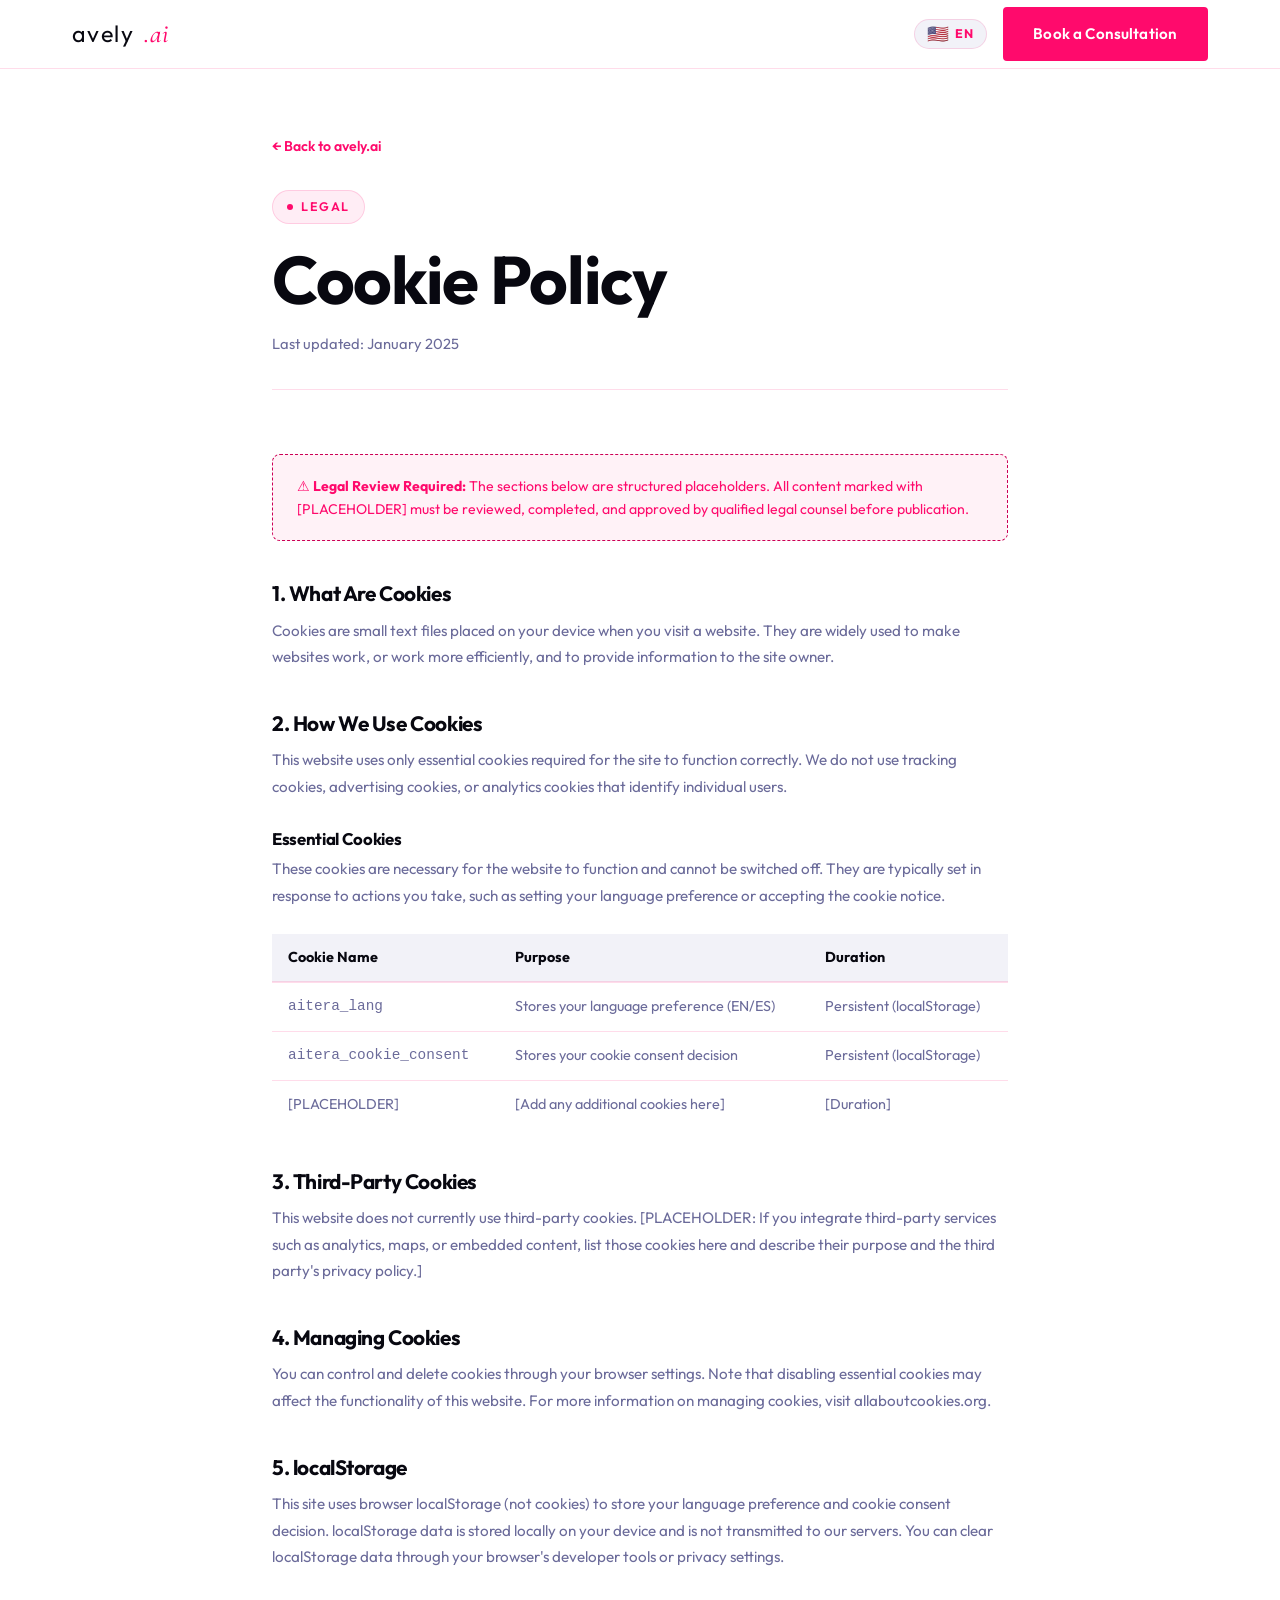
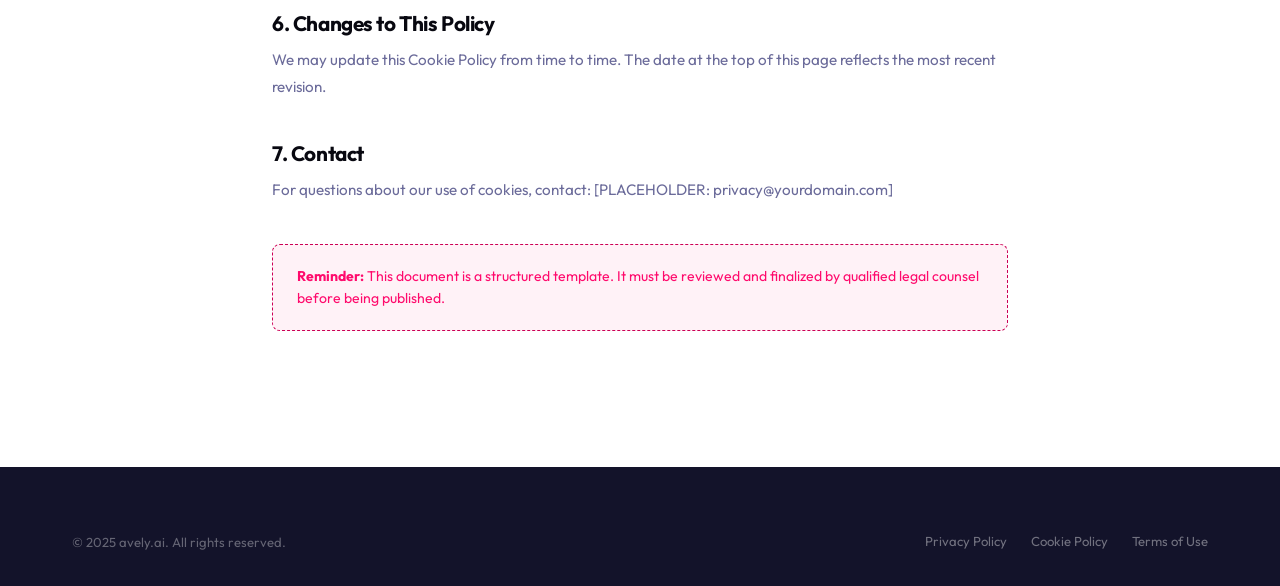
<file: cookie-policy.html>
<!DOCTYPE html>
<html lang="en" dir="ltr">
<head>
  <meta charset="UTF-8" />
  <meta name="viewport" content="width=device-width, initial-scale=1.0" />
  <title>Cookie Policy — avely.ai</title>
  <meta name="description" content="avely.ai Cookie Policy — how we use cookies on this website." />
  <meta name="robots" content="noindex, follow" />
  <link rel="canonical" href="https://yourdomain.com/cookie-policy.html" />
  <link rel="icon" href="favicon.svg" type="image/svg+xml" />
  <link rel="preconnect" href="https://fonts.googleapis.com" />
  <link rel="preconnect" href="https://fonts.gstatic.com" crossorigin />
  <link href="https://fonts.googleapis.com/css2?family=Outfit:wght@300;400;500&family=Cormorant+Garamond:ital,wght@1,400;1,500;1,600&display=swap" rel="stylesheet" />
  <link rel="stylesheet" href="styles.css" />
</head>
<body>

<!-- Header -->
<header id="site-header" role="banner">
  <div class="container">
    <div class="header-inner">
      <a href="index.html" class="wordmark" aria-label="avely.ai — Home">avely<span class="wordmark-suffix">.ai</span></a>
      <div class="header-right">
        <button class="lang-switcher" id="lang-toggle" aria-label="Switch language">
          <span class="lang-flag" id="lang-flag" aria-hidden="true">🇺🇸</span>
          <span class="lang-code" id="lang-code">EN</span>
        </button>
        <a href="index.html#contact" class="btn btn-primary" data-i18n="nav.cta">Book a Consultation</a>
      </div>
      <button class="menu-toggle" id="menu-toggle" aria-label="Open menu" aria-expanded="false" aria-controls="mobile-nav">
        <span></span><span></span><span></span>
      </button>
    </div>
  </div>
  <nav class="mobile-nav" id="mobile-nav" aria-label="Mobile navigation">
    <a href="index.html#services"    data-i18n="nav.services">Services</a>
    <a href="index.html#how-it-works" data-i18n="nav.how">How It Works</a>
    <a href="index.html#contact"     data-i18n="nav.contact">Contact</a>
    <a href="index.html#contact" class="btn btn-primary" data-i18n="nav.cta">Book a Consultation</a>
  </nav>
</header>

<main id="main-content" class="legal-page">
  <div class="legal-container">

    <a href="index.html" class="back-link">← Back to avely.ai</a>

    <div class="legal-header">
      <div class="section-label" data-i18n="privacy.label">Legal</div>
      <h1 data-i18n="cookie.page.title">Cookie Policy</h1>
      <p data-i18n="privacy.updated">Last updated: January 2025</p>
    </div>

    <div class="legal-body">

      <div class="legal-placeholder">
        <strong>⚠ Legal Review Required:</strong> The sections below are structured placeholders. All content marked with [PLACEHOLDER] must be reviewed, completed, and approved by qualified legal counsel before publication.
      </div>

      <h2>1. What Are Cookies</h2>
      <p>Cookies are small text files placed on your device when you visit a website. They are widely used to make websites work, or work more efficiently, and to provide information to the site owner.</p>

      <h2>2. How We Use Cookies</h2>
      <p>This website uses only essential cookies required for the site to function correctly. We do not use tracking cookies, advertising cookies, or analytics cookies that identify individual users.</p>

      <h3>Essential Cookies</h3>
      <p>These cookies are necessary for the website to function and cannot be switched off. They are typically set in response to actions you take, such as setting your language preference or accepting the cookie notice.</p>

      <table style="width:100%;border-collapse:collapse;margin:1.5rem 0;font-size:0.9rem;">
        <thead>
          <tr style="background:var(--blush-bg);border-bottom:2px solid var(--border);">
            <th style="padding:0.75rem 1rem;text-align:left;color:var(--graphite);">Cookie Name</th>
            <th style="padding:0.75rem 1rem;text-align:left;color:var(--graphite);">Purpose</th>
            <th style="padding:0.75rem 1rem;text-align:left;color:var(--graphite);">Duration</th>
          </tr>
        </thead>
        <tbody>
          <tr style="border-bottom:1px solid var(--border);">
            <td style="padding:0.75rem 1rem;color:var(--muted);font-family:monospace;">aitera_lang</td>
            <td style="padding:0.75rem 1rem;color:var(--muted);">Stores your language preference (EN/ES)</td>
            <td style="padding:0.75rem 1rem;color:var(--muted);">Persistent (localStorage)</td>
          </tr>
          <tr style="border-bottom:1px solid var(--border);">
            <td style="padding:0.75rem 1rem;color:var(--muted);font-family:monospace;">aitera_cookie_consent</td>
            <td style="padding:0.75rem 1rem;color:var(--muted);">Stores your cookie consent decision</td>
            <td style="padding:0.75rem 1rem;color:var(--muted);">Persistent (localStorage)</td>
          </tr>
          <tr>
            <td style="padding:0.75rem 1rem;color:var(--muted);">[PLACEHOLDER]</td>
            <td style="padding:0.75rem 1rem;color:var(--muted);">[Add any additional cookies here]</td>
            <td style="padding:0.75rem 1rem;color:var(--muted);">[Duration]</td>
          </tr>
        </tbody>
      </table>

      <h2>3. Third-Party Cookies</h2>
      <p>This website does not currently use third-party cookies. [PLACEHOLDER: If you integrate third-party services such as analytics, maps, or embedded content, list those cookies here and describe their purpose and the third party's privacy policy.]</p>

      <h2>4. Managing Cookies</h2>
      <p>You can control and delete cookies through your browser settings. Note that disabling essential cookies may affect the functionality of this website. For more information on managing cookies, visit <a href="https://www.allaboutcookies.org" target="_blank" rel="noopener noreferrer">allaboutcookies.org</a>.</p>

      <h2>5. localStorage</h2>
      <p>This site uses browser localStorage (not cookies) to store your language preference and cookie consent decision. localStorage data is stored locally on your device and is not transmitted to our servers. You can clear localStorage data through your browser's developer tools or privacy settings.</p>

      <h2>6. Changes to This Policy</h2>
      <p>We may update this Cookie Policy from time to time. The date at the top of this page reflects the most recent revision.</p>

      <h2>7. Contact</h2>
      <p>For questions about our use of cookies, contact: [PLACEHOLDER: privacy@yourdomain.com]</p>

      <div class="legal-placeholder" style="margin-top:2.5rem">
        <strong>Reminder:</strong> This document is a structured template. It must be reviewed and finalized by qualified legal counsel before being published.
      </div>

    </div>
  </div>
</main>

<footer id="site-footer" role="contentinfo" style="padding:var(--space-md) 0;">
  <div class="container">
    <div class="footer-bottom">
      <p data-i18n="footer.copyright">© 2025 avely.ai. All rights reserved.</p>
      <div class="footer-legal">
        <a href="privacy-policy.html" data-i18n="footer.privacy">Privacy Policy</a>
        <a href="cookie-policy.html"  data-i18n="footer.cookies">Cookie Policy</a>
        <a href="terms.html"          data-i18n="footer.terms">Terms of Use</a>
      </div>
    </div>
  </div>
</footer>

<script src="script.js"></script>
</body>
</html>
</file>
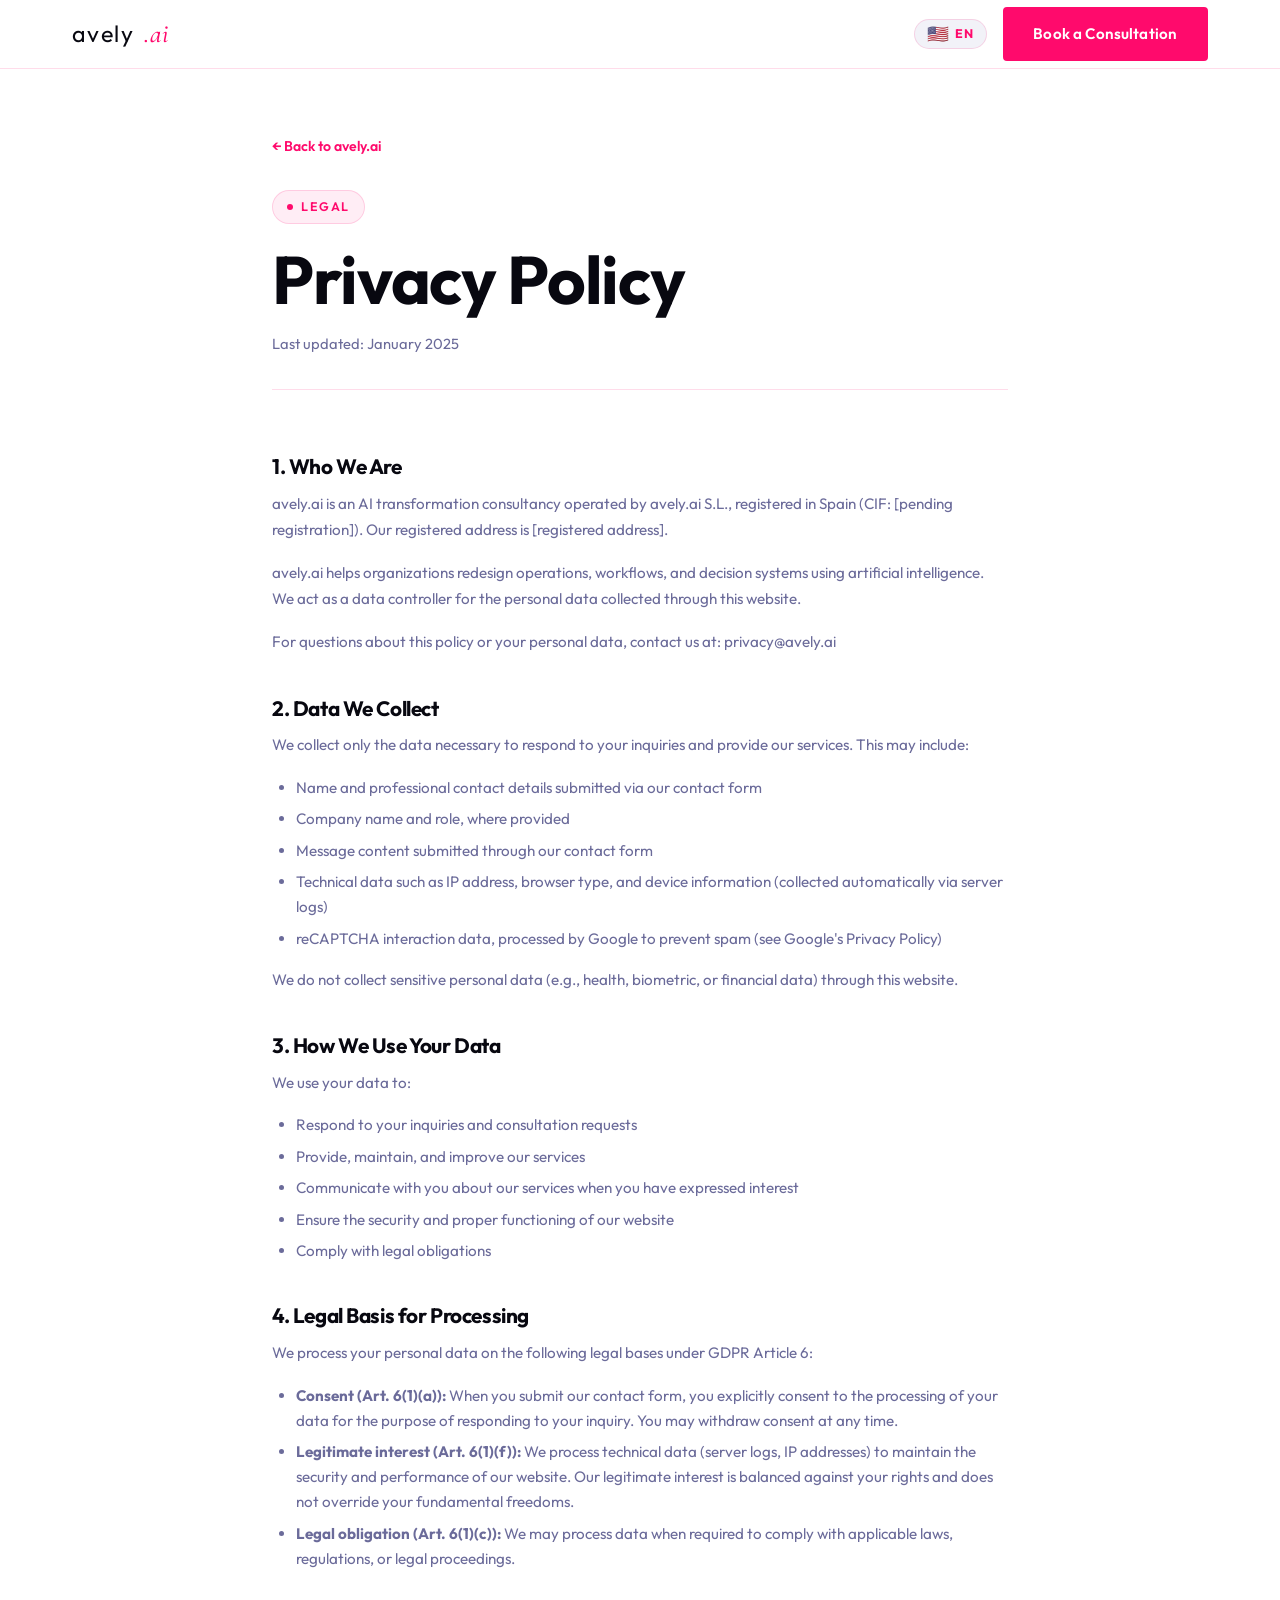
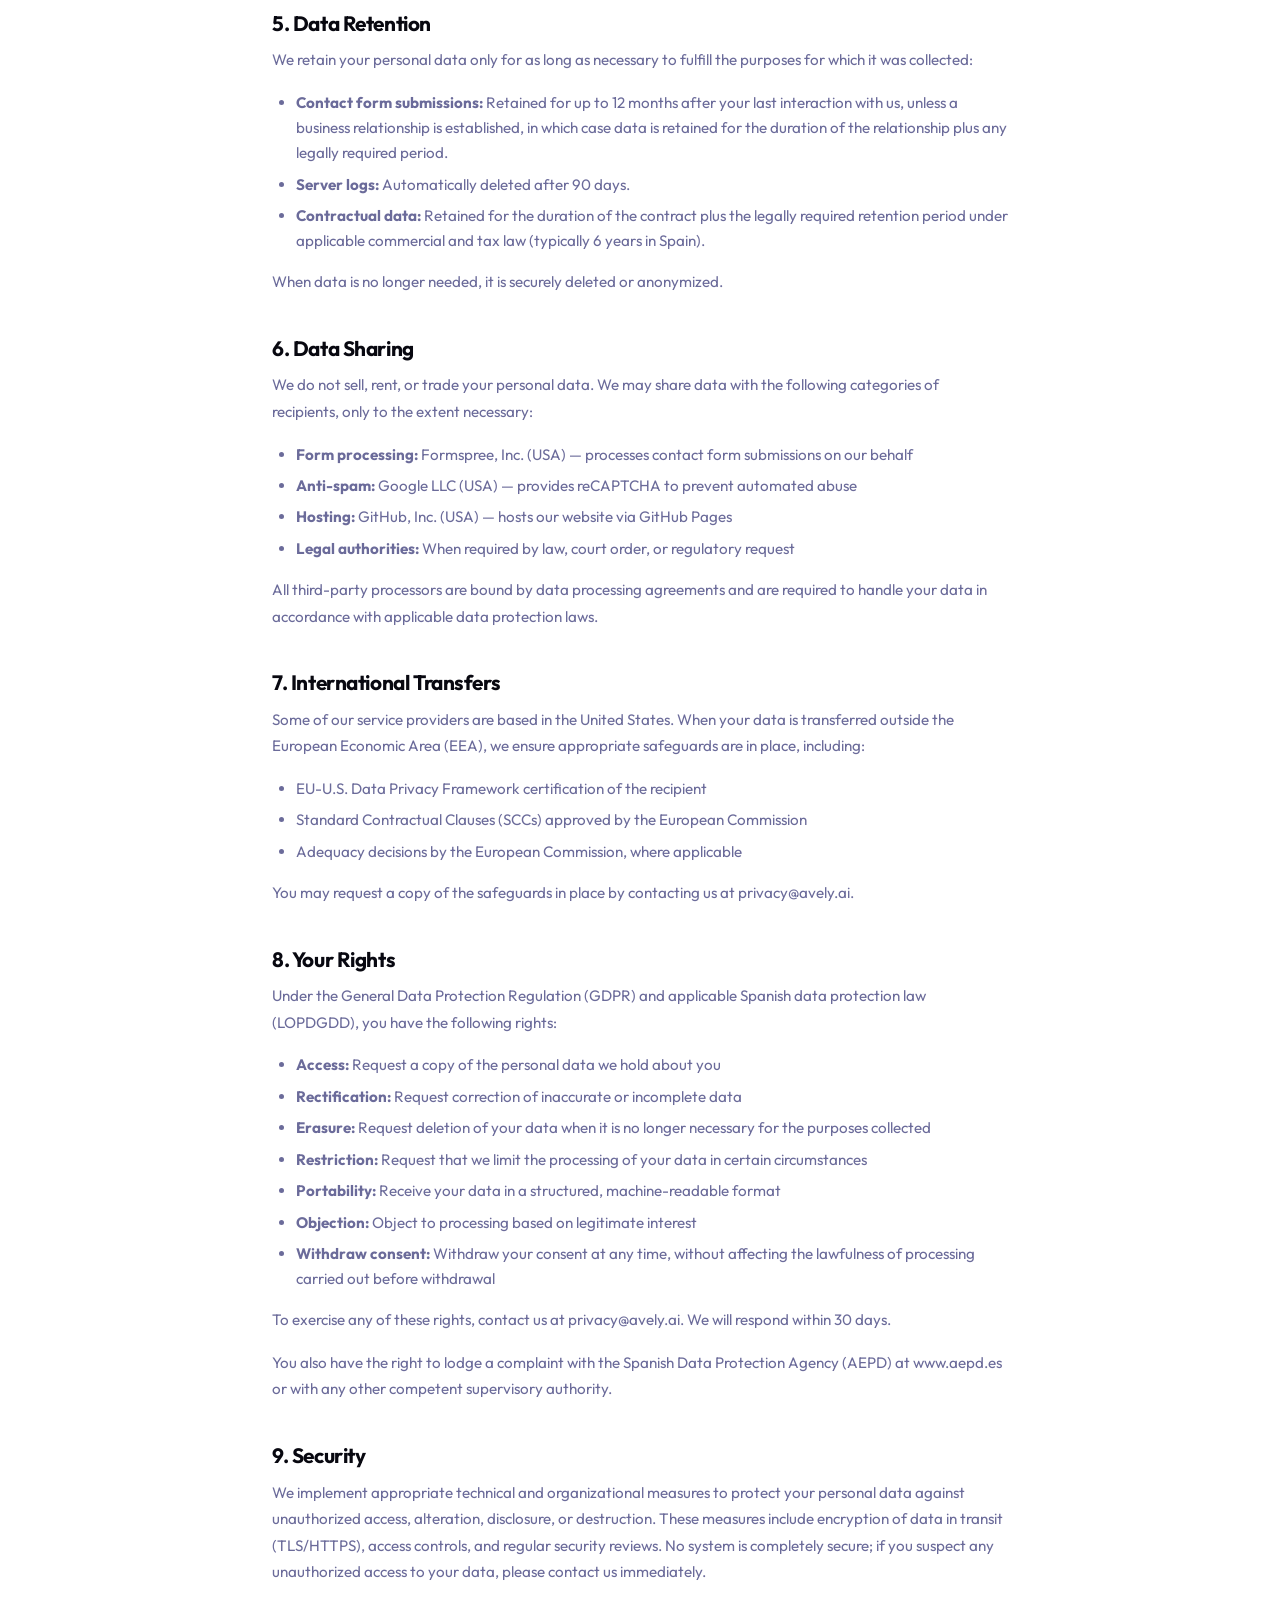
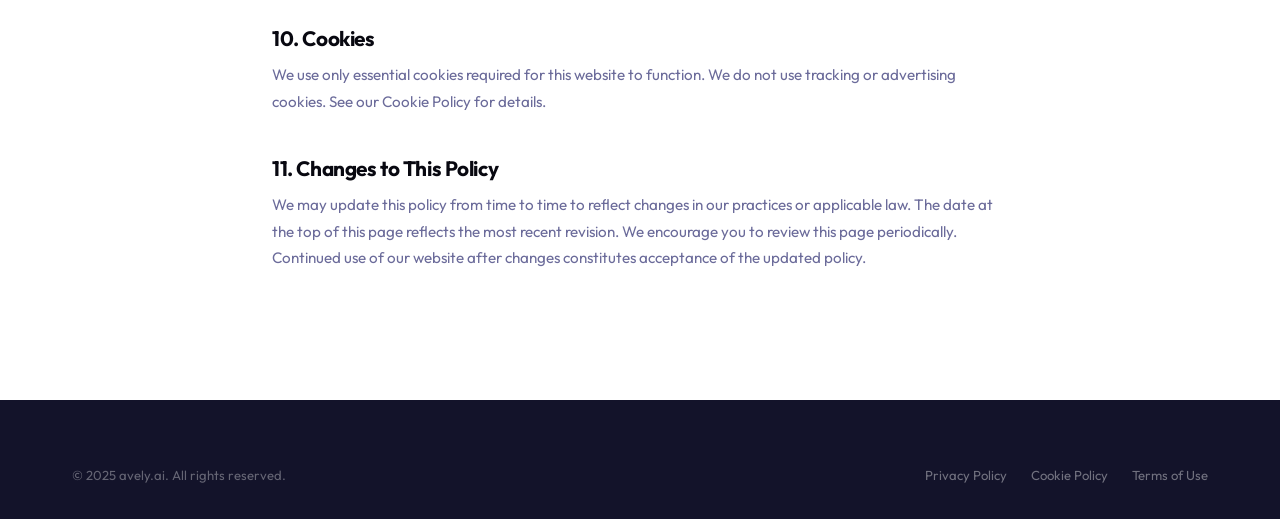
<file: privacy-policy.html>
<!DOCTYPE html>
<html lang="en" dir="ltr">
<head>
  <meta charset="UTF-8" />
  <meta name="viewport" content="width=device-width, initial-scale=1.0" />
  <title>Privacy Policy — avely.ai</title>
  <meta name="description" content="avely.ai Privacy Policy — how we handle your data with privacy-by-design principles." />
  <meta name="robots" content="noindex, follow" />
  <link rel="canonical" href="https://yourdomain.com/privacy-policy.html" />
  <link rel="icon" href="favicon.svg" type="image/svg+xml" />
  <link rel="preconnect" href="https://fonts.googleapis.com" />
  <link rel="preconnect" href="https://fonts.gstatic.com" crossorigin />
  <link href="https://fonts.googleapis.com/css2?family=Outfit:wght@300;400;500&family=Cormorant+Garamond:ital,wght@1,400;1,500;1,600&display=swap" rel="stylesheet" />
  <link rel="stylesheet" href="styles.css" />
</head>
<body>

<!-- Header -->
<header id="site-header" role="banner">
  <div class="container">
    <div class="header-inner">
      <a href="index.html" class="wordmark" aria-label="avely.ai — Home">avely<span class="wordmark-suffix">.ai</span></a>
      <div class="header-right">
        <button class="lang-switcher" id="lang-toggle" aria-label="Switch language">
          <span class="lang-flag" id="lang-flag" aria-hidden="true">🇺🇸</span>
          <span class="lang-code" id="lang-code">EN</span>
        </button>
        <a href="index.html#contact" class="btn btn-primary" data-i18n="nav.cta">Book a Consultation</a>
      </div>
      <button class="menu-toggle" id="menu-toggle" aria-label="Open menu" aria-expanded="false" aria-controls="mobile-nav">
        <span></span><span></span><span></span>
      </button>
    </div>
  </div>
  <nav class="mobile-nav" id="mobile-nav" aria-label="Mobile navigation">
    <a href="index.html#services"    data-i18n="nav.services">Services</a>
    <a href="index.html#how-it-works" data-i18n="nav.how">How It Works</a>
    <a href="index.html#contact"     data-i18n="nav.contact">Contact</a>
    <a href="index.html#contact" class="btn btn-primary" data-i18n="nav.cta">Book a Consultation</a>
  </nav>
</header>

<main id="main-content" class="legal-page">
  <div class="legal-container">

    <a href="index.html" class="back-link">← Back to avely.ai</a>

    <div class="legal-header">
      <div class="section-label" data-i18n="privacy.label">Legal</div>
      <h1 data-i18n="privacy.title">Privacy Policy</h1>
      <p data-i18n="privacy.updated">Last updated: January 2025</p>
    </div>

    <div class="legal-body">

      <h2>1. Who We Are</h2>
      <p>avely.ai is an AI transformation consultancy operated by avely.ai S.L., registered in Spain (CIF: [pending registration]). Our registered address is [registered address].</p>
      <p>avely.ai helps organizations redesign operations, workflows, and decision systems using artificial intelligence. We act as a data controller for the personal data collected through this website.</p>
      <p>For questions about this policy or your personal data, contact us at: <a href="mailto:privacy@avely.ai">privacy@avely.ai</a></p>

      <h2>2. Data We Collect</h2>
      <p>We collect only the data necessary to respond to your inquiries and provide our services. This may include:</p>
      <ul>
        <li>Name and professional contact details submitted via our contact form</li>
        <li>Company name and role, where provided</li>
        <li>Message content submitted through our contact form</li>
        <li>Technical data such as IP address, browser type, and device information (collected automatically via server logs)</li>
        <li>reCAPTCHA interaction data, processed by Google to prevent spam (see Google's <a href="https://policies.google.com/privacy" target="_blank" rel="noopener">Privacy Policy</a>)</li>
      </ul>
      <p>We do not collect sensitive personal data (e.g., health, biometric, or financial data) through this website.</p>

      <h2>3. How We Use Your Data</h2>
      <p>We use your data to:</p>
      <ul>
        <li>Respond to your inquiries and consultation requests</li>
        <li>Provide, maintain, and improve our services</li>
        <li>Communicate with you about our services when you have expressed interest</li>
        <li>Ensure the security and proper functioning of our website</li>
        <li>Comply with legal obligations</li>
      </ul>

      <h2>4. Legal Basis for Processing</h2>
      <p>We process your personal data on the following legal bases under GDPR Article 6:</p>
      <ul>
        <li><strong>Consent (Art. 6(1)(a)):</strong> When you submit our contact form, you explicitly consent to the processing of your data for the purpose of responding to your inquiry. You may withdraw consent at any time.</li>
        <li><strong>Legitimate interest (Art. 6(1)(f)):</strong> We process technical data (server logs, IP addresses) to maintain the security and performance of our website. Our legitimate interest is balanced against your rights and does not override your fundamental freedoms.</li>
        <li><strong>Legal obligation (Art. 6(1)(c)):</strong> We may process data when required to comply with applicable laws, regulations, or legal proceedings.</li>
      </ul>

      <h2>5. Data Retention</h2>
      <p>We retain your personal data only for as long as necessary to fulfill the purposes for which it was collected:</p>
      <ul>
        <li><strong>Contact form submissions:</strong> Retained for up to 12 months after your last interaction with us, unless a business relationship is established, in which case data is retained for the duration of the relationship plus any legally required period.</li>
        <li><strong>Server logs:</strong> Automatically deleted after 90 days.</li>
        <li><strong>Contractual data:</strong> Retained for the duration of the contract plus the legally required retention period under applicable commercial and tax law (typically 6 years in Spain).</li>
      </ul>
      <p>When data is no longer needed, it is securely deleted or anonymized.</p>

      <h2>6. Data Sharing</h2>
      <p>We do not sell, rent, or trade your personal data. We may share data with the following categories of recipients, only to the extent necessary:</p>
      <ul>
        <li><strong>Form processing:</strong> Formspree, Inc. (USA) — processes contact form submissions on our behalf</li>
        <li><strong>Anti-spam:</strong> Google LLC (USA) — provides reCAPTCHA to prevent automated abuse</li>
        <li><strong>Hosting:</strong> GitHub, Inc. (USA) — hosts our website via GitHub Pages</li>
        <li><strong>Legal authorities:</strong> When required by law, court order, or regulatory request</li>
      </ul>
      <p>All third-party processors are bound by data processing agreements and are required to handle your data in accordance with applicable data protection laws.</p>

      <h2>7. International Transfers</h2>
      <p>Some of our service providers are based in the United States. When your data is transferred outside the European Economic Area (EEA), we ensure appropriate safeguards are in place, including:</p>
      <ul>
        <li>EU-U.S. Data Privacy Framework certification of the recipient</li>
        <li>Standard Contractual Clauses (SCCs) approved by the European Commission</li>
        <li>Adequacy decisions by the European Commission, where applicable</li>
      </ul>
      <p>You may request a copy of the safeguards in place by contacting us at <a href="mailto:privacy@avely.ai">privacy@avely.ai</a>.</p>

      <h2>8. Your Rights</h2>
      <p>Under the General Data Protection Regulation (GDPR) and applicable Spanish data protection law (LOPDGDD), you have the following rights:</p>
      <ul>
        <li><strong>Access:</strong> Request a copy of the personal data we hold about you</li>
        <li><strong>Rectification:</strong> Request correction of inaccurate or incomplete data</li>
        <li><strong>Erasure:</strong> Request deletion of your data when it is no longer necessary for the purposes collected</li>
        <li><strong>Restriction:</strong> Request that we limit the processing of your data in certain circumstances</li>
        <li><strong>Portability:</strong> Receive your data in a structured, machine-readable format</li>
        <li><strong>Objection:</strong> Object to processing based on legitimate interest</li>
        <li><strong>Withdraw consent:</strong> Withdraw your consent at any time, without affecting the lawfulness of processing carried out before withdrawal</li>
      </ul>
      <p>To exercise any of these rights, contact us at <a href="mailto:privacy@avely.ai">privacy@avely.ai</a>. We will respond within 30 days.</p>
      <p>You also have the right to lodge a complaint with the Spanish Data Protection Agency (AEPD) at <a href="https://www.aepd.es" target="_blank" rel="noopener">www.aepd.es</a> or with any other competent supervisory authority.</p>

      <h2>9. Security</h2>
      <p>We implement appropriate technical and organizational measures to protect your personal data against unauthorized access, alteration, disclosure, or destruction. These measures include encryption of data in transit (TLS/HTTPS), access controls, and regular security reviews. No system is completely secure; if you suspect any unauthorized access to your data, please contact us immediately.</p>

      <h2>10. Cookies</h2>
      <p>We use only essential cookies required for this website to function. We do not use tracking or advertising cookies. See our <a href="cookie-policy.html">Cookie Policy</a> for details.</p>

      <h2>11. Changes to This Policy</h2>
      <p>We may update this policy from time to time to reflect changes in our practices or applicable law. The date at the top of this page reflects the most recent revision. We encourage you to review this page periodically. Continued use of our website after changes constitutes acceptance of the updated policy.</p>

    </div>
  </div>
</main>

<!-- Footer (minimal) -->
<footer id="site-footer" role="contentinfo" style="padding:var(--space-md) 0;">
  <div class="container">
    <div class="footer-bottom">
      <p data-i18n="footer.copyright">© 2025 avely.ai. All rights reserved.</p>
      <div class="footer-legal">
        <a href="privacy-policy.html" data-i18n="footer.privacy">Privacy Policy</a>
        <a href="cookie-policy.html"  data-i18n="footer.cookies">Cookie Policy</a>
        <a href="terms.html"          data-i18n="footer.terms">Terms of Use</a>
      </div>
    </div>
  </div>
</footer>

<script src="script.js"></script>
</body>
</html>
</file>
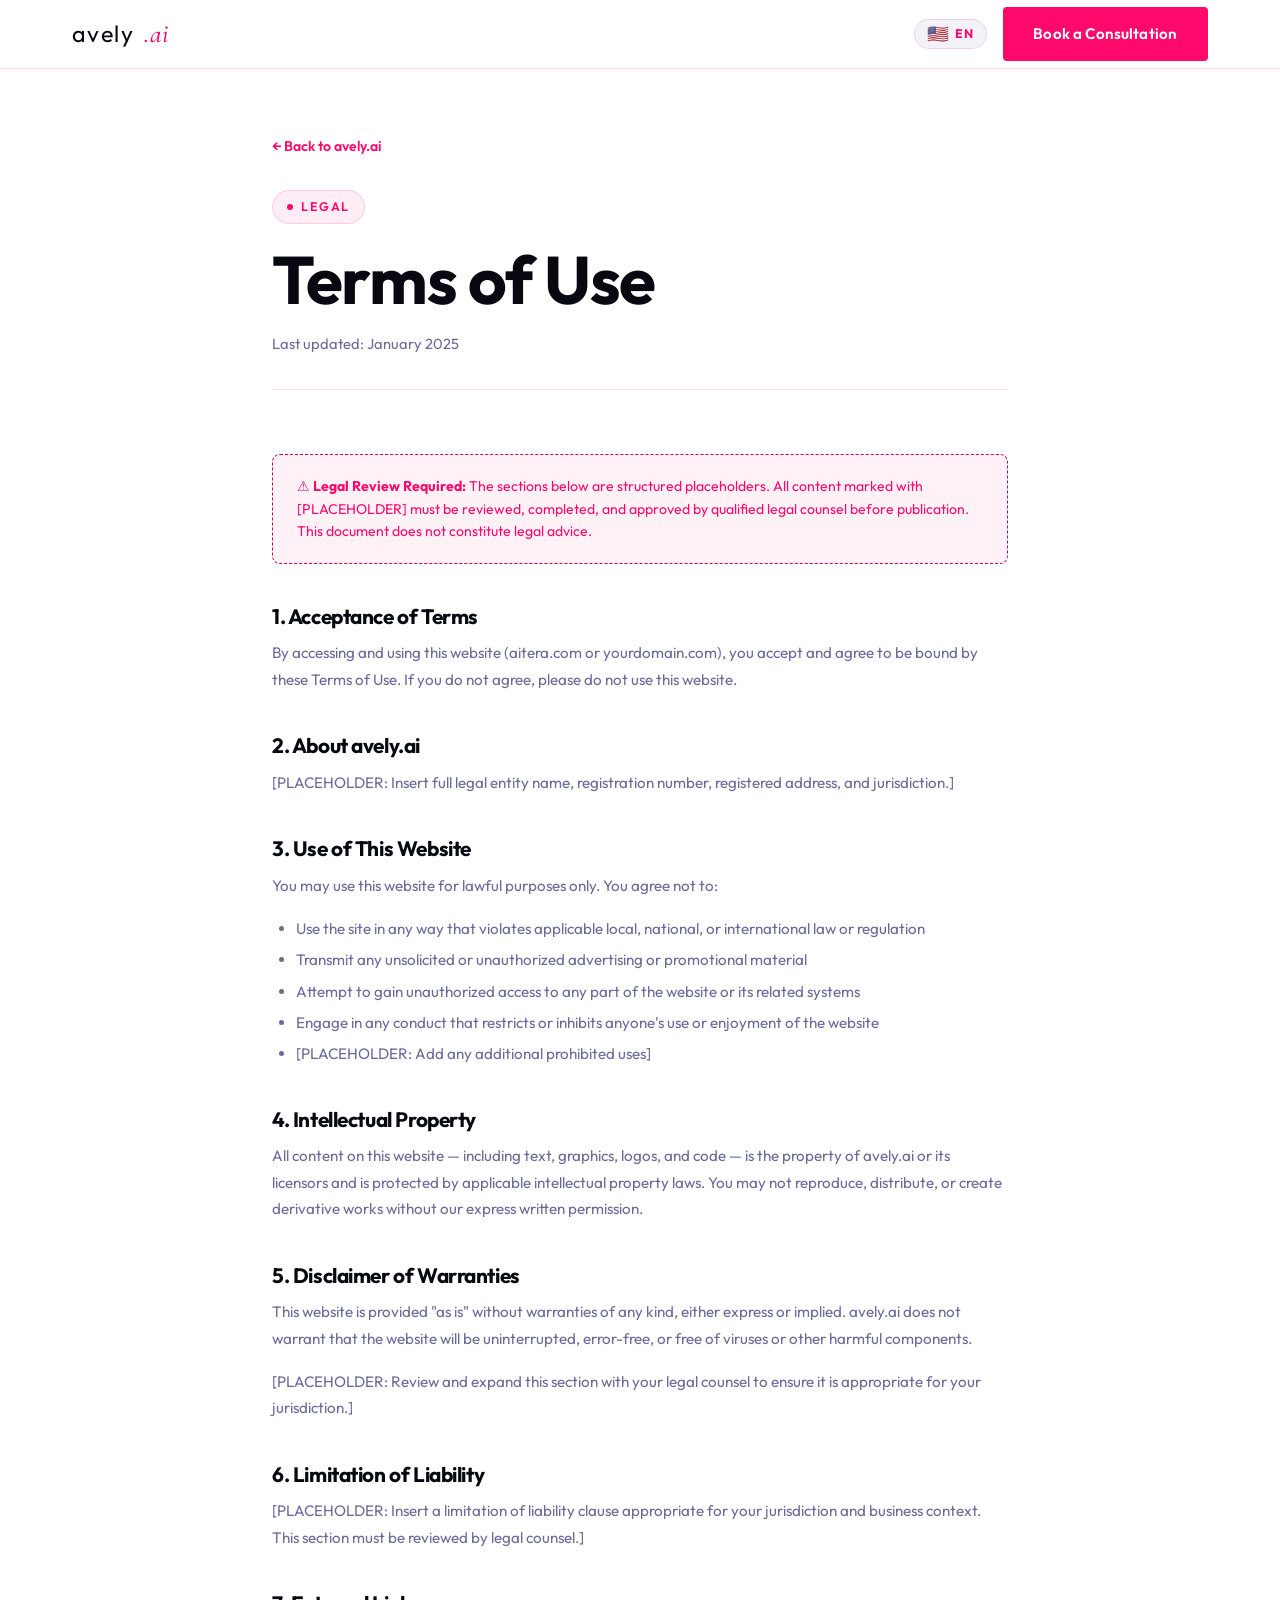
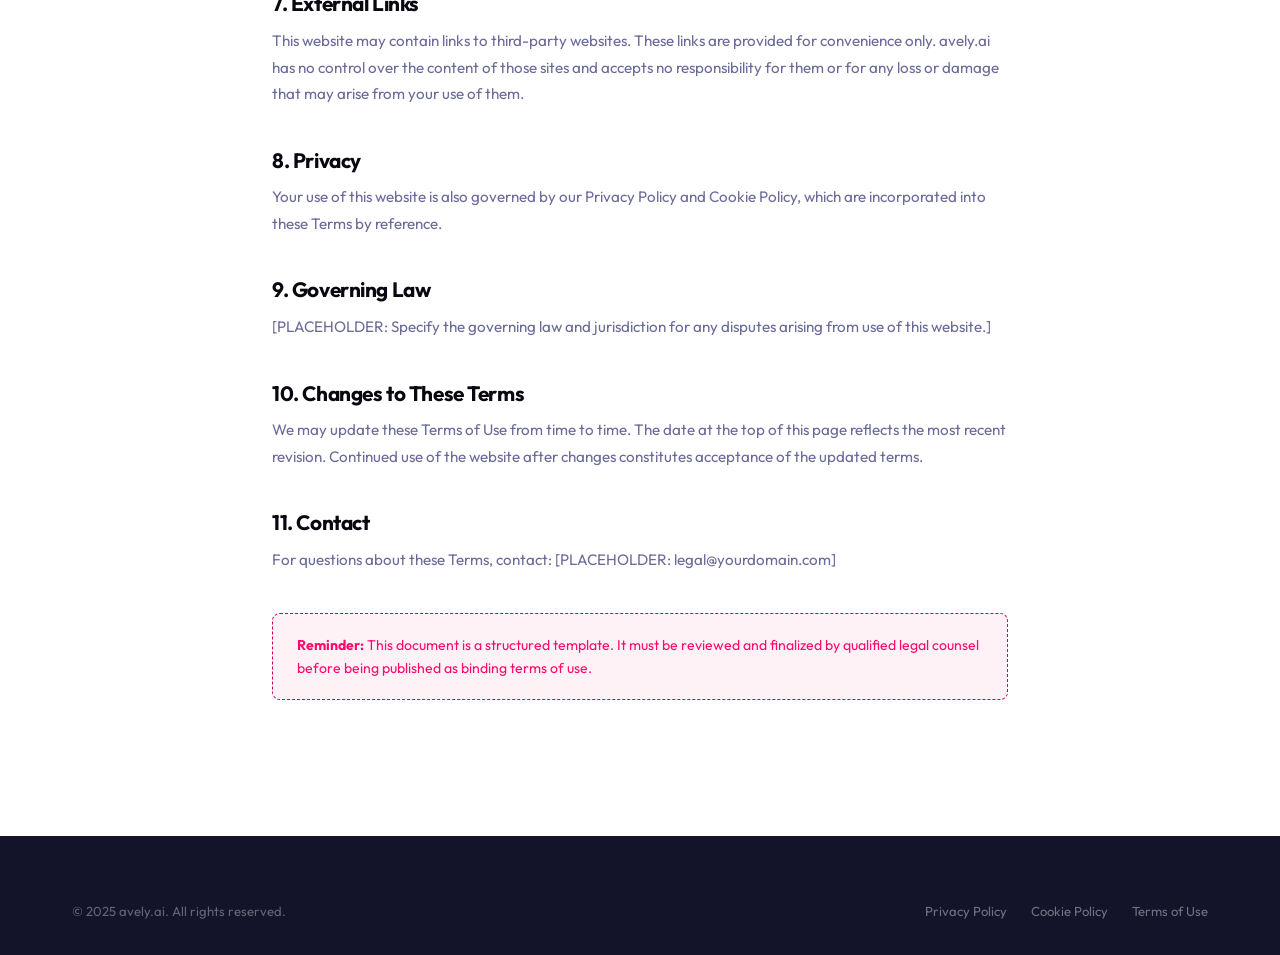
<file: terms.html>
<!DOCTYPE html>
<html lang="en" dir="ltr">
<head>
  <meta charset="UTF-8" />
  <meta name="viewport" content="width=device-width, initial-scale=1.0" />
  <title>Terms of Use — avely.ai</title>
  <meta name="description" content="avely.ai Terms of Use — the terms governing use of this website." />
  <meta name="robots" content="noindex, follow" />
  <link rel="canonical" href="https://yourdomain.com/terms.html" />
  <link rel="icon" href="favicon.svg" type="image/svg+xml" />
  <link rel="preconnect" href="https://fonts.googleapis.com" />
  <link rel="preconnect" href="https://fonts.gstatic.com" crossorigin />
  <link href="https://fonts.googleapis.com/css2?family=Outfit:wght@300;400;500&family=Cormorant+Garamond:ital,wght@1,400;1,500;1,600&display=swap" rel="stylesheet" />
  <link rel="stylesheet" href="styles.css" />
</head>
<body>

<!-- Header -->
<header id="site-header" role="banner">
  <div class="container">
    <div class="header-inner">
      <a href="index.html" class="wordmark" aria-label="avely.ai — Home">avely<span class="wordmark-suffix">.ai</span></a>
      <div class="header-right">
        <button class="lang-switcher" id="lang-toggle" aria-label="Switch language">
          <span class="lang-flag" id="lang-flag" aria-hidden="true">🇺🇸</span>
          <span class="lang-code" id="lang-code">EN</span>
        </button>
        <a href="index.html#contact" class="btn btn-primary" data-i18n="nav.cta">Book a Consultation</a>
      </div>
      <button class="menu-toggle" id="menu-toggle" aria-label="Open menu" aria-expanded="false" aria-controls="mobile-nav">
        <span></span><span></span><span></span>
      </button>
    </div>
  </div>
  <nav class="mobile-nav" id="mobile-nav" aria-label="Mobile navigation">
    <a href="index.html#services"    data-i18n="nav.services">Services</a>
    <a href="index.html#how-it-works" data-i18n="nav.how">How It Works</a>
    <a href="index.html#contact"     data-i18n="nav.contact">Contact</a>
    <a href="index.html#contact" class="btn btn-primary" data-i18n="nav.cta">Book a Consultation</a>
  </nav>
</header>

<main id="main-content" class="legal-page">
  <div class="legal-container">

    <a href="index.html" class="back-link">← Back to avely.ai</a>

    <div class="legal-header">
      <div class="section-label" data-i18n="privacy.label">Legal</div>
      <h1 data-i18n="terms.page.title">Terms of Use</h1>
      <p data-i18n="privacy.updated">Last updated: January 2025</p>
    </div>

    <div class="legal-body">

      <div class="legal-placeholder">
        <strong>⚠ Legal Review Required:</strong> The sections below are structured placeholders. All content marked with [PLACEHOLDER] must be reviewed, completed, and approved by qualified legal counsel before publication. This document does not constitute legal advice.
      </div>

      <h2>1. Acceptance of Terms</h2>
      <p>By accessing and using this website (aitera.com or yourdomain.com), you accept and agree to be bound by these Terms of Use. If you do not agree, please do not use this website.</p>

      <h2>2. About avely.ai</h2>
      <p>[PLACEHOLDER: Insert full legal entity name, registration number, registered address, and jurisdiction.]</p>

      <h2>3. Use of This Website</h2>
      <p>You may use this website for lawful purposes only. You agree not to:</p>
      <ul>
        <li>Use the site in any way that violates applicable local, national, or international law or regulation</li>
        <li>Transmit any unsolicited or unauthorized advertising or promotional material</li>
        <li>Attempt to gain unauthorized access to any part of the website or its related systems</li>
        <li>Engage in any conduct that restricts or inhibits anyone's use or enjoyment of the website</li>
        <li>[PLACEHOLDER: Add any additional prohibited uses]</li>
      </ul>

      <h2>4. Intellectual Property</h2>
      <p>All content on this website — including text, graphics, logos, and code — is the property of avely.ai or its licensors and is protected by applicable intellectual property laws. You may not reproduce, distribute, or create derivative works without our express written permission.</p>

      <h2>5. Disclaimer of Warranties</h2>
      <p>This website is provided "as is" without warranties of any kind, either express or implied. avely.ai does not warrant that the website will be uninterrupted, error-free, or free of viruses or other harmful components.</p>
      <p>[PLACEHOLDER: Review and expand this section with your legal counsel to ensure it is appropriate for your jurisdiction.]</p>

      <h2>6. Limitation of Liability</h2>
      <p>[PLACEHOLDER: Insert a limitation of liability clause appropriate for your jurisdiction and business context. This section must be reviewed by legal counsel.]</p>

      <h2>7. External Links</h2>
      <p>This website may contain links to third-party websites. These links are provided for convenience only. avely.ai has no control over the content of those sites and accepts no responsibility for them or for any loss or damage that may arise from your use of them.</p>

      <h2>8. Privacy</h2>
      <p>Your use of this website is also governed by our <a href="privacy-policy.html">Privacy Policy</a> and <a href="cookie-policy.html">Cookie Policy</a>, which are incorporated into these Terms by reference.</p>

      <h2>9. Governing Law</h2>
      <p>[PLACEHOLDER: Specify the governing law and jurisdiction for any disputes arising from use of this website.]</p>

      <h2>10. Changes to These Terms</h2>
      <p>We may update these Terms of Use from time to time. The date at the top of this page reflects the most recent revision. Continued use of the website after changes constitutes acceptance of the updated terms.</p>

      <h2>11. Contact</h2>
      <p>For questions about these Terms, contact: [PLACEHOLDER: legal@yourdomain.com]</p>

      <div class="legal-placeholder" style="margin-top:2.5rem">
        <strong>Reminder:</strong> This document is a structured template. It must be reviewed and finalized by qualified legal counsel before being published as binding terms of use.
      </div>

    </div>
  </div>
</main>

<footer id="site-footer" role="contentinfo" style="padding:var(--space-md) 0;">
  <div class="container">
    <div class="footer-bottom">
      <p data-i18n="footer.copyright">© 2025 avely.ai. All rights reserved.</p>
      <div class="footer-legal">
        <a href="privacy-policy.html" data-i18n="footer.privacy">Privacy Policy</a>
        <a href="cookie-policy.html"  data-i18n="footer.cookies">Cookie Policy</a>
        <a href="terms.html"          data-i18n="footer.terms">Terms of Use</a>
      </div>
    </div>
  </div>
</footer>

<script src="script.js"></script>
</body>
</html>
</file>
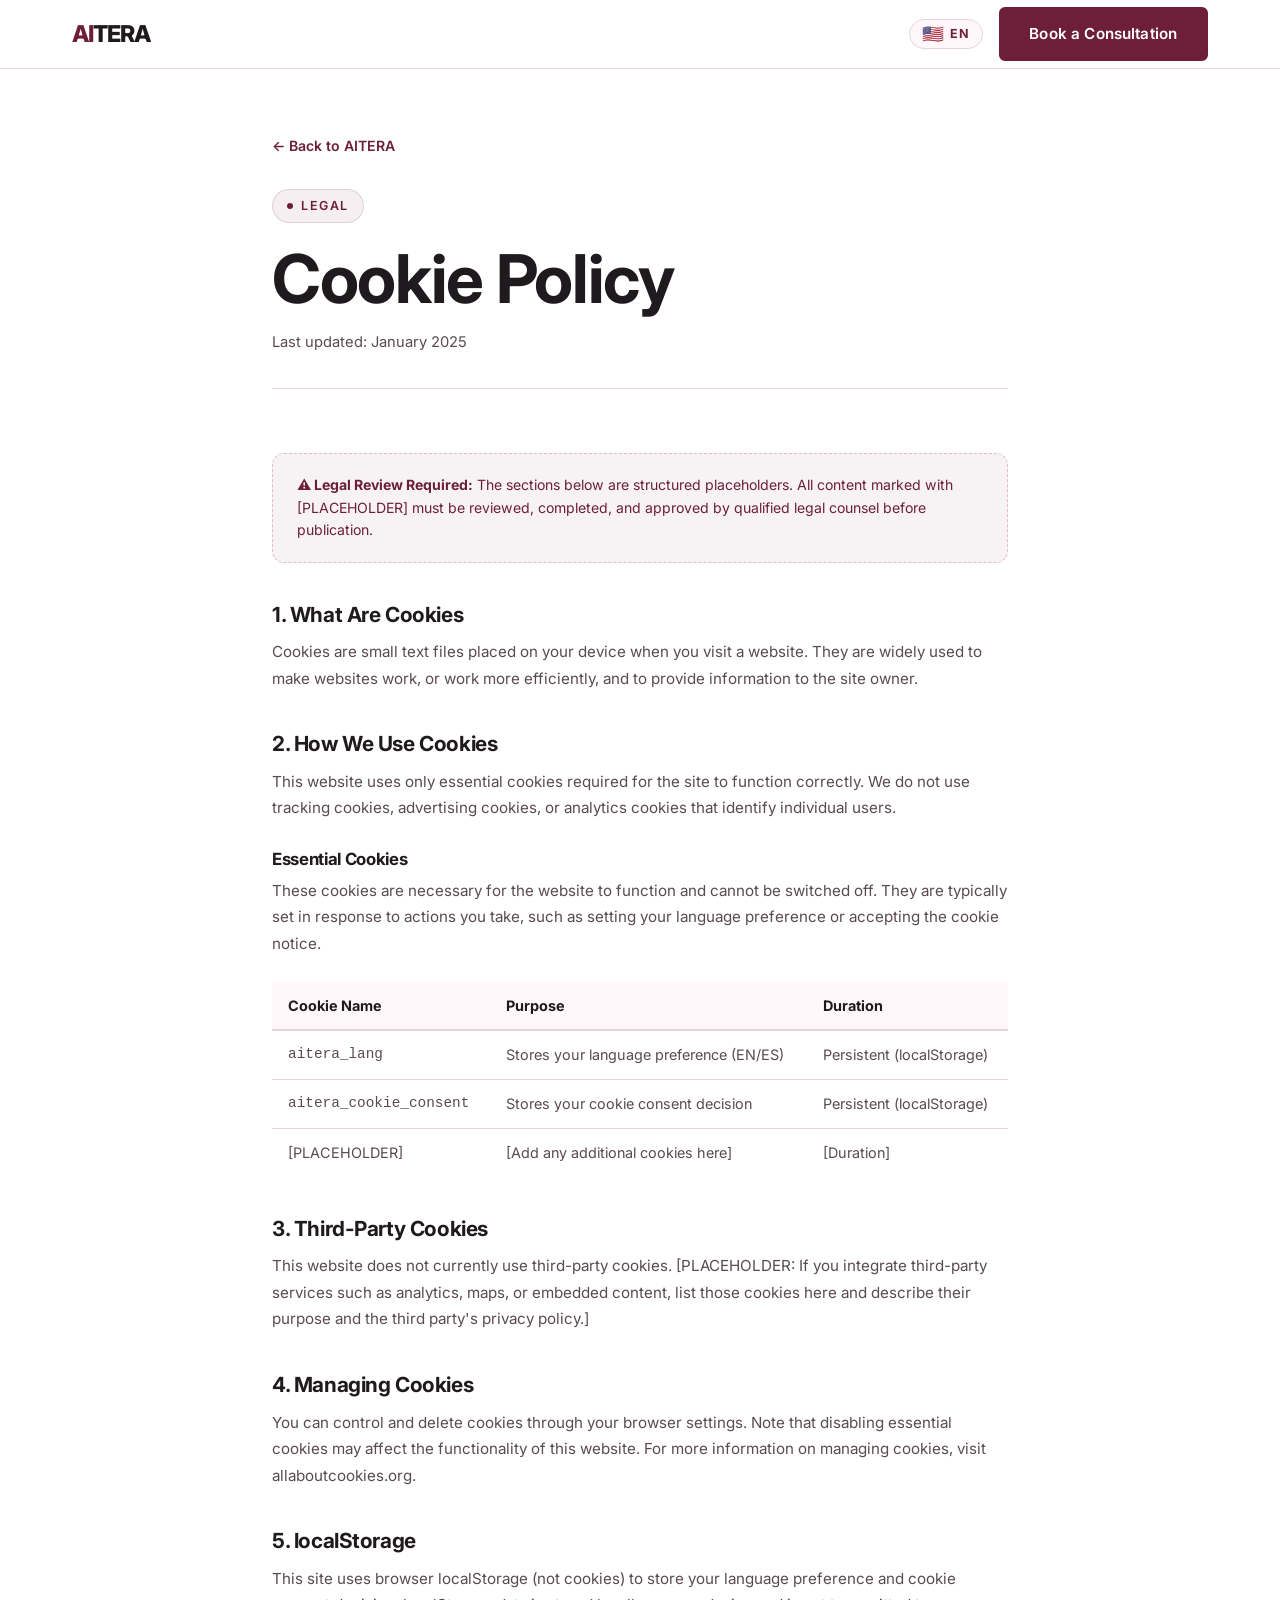
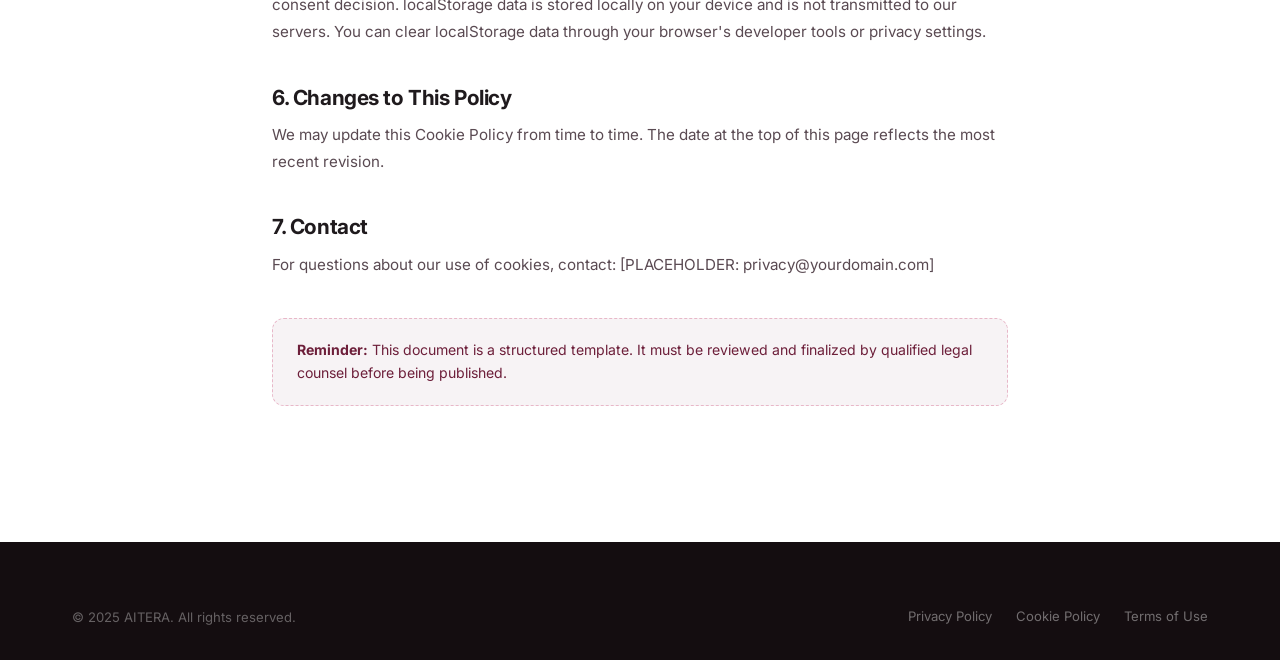
<file: aitera-site/cookie-policy.html>
<!DOCTYPE html>
<html lang="en" dir="ltr">
<head>
  <meta charset="UTF-8" />
  <meta name="viewport" content="width=device-width, initial-scale=1.0" />
  <title>Cookie Policy — AITERA</title>
  <meta name="description" content="AITERA Cookie Policy — how we use cookies on this website." />
  <meta name="robots" content="noindex, follow" />
  <link rel="canonical" href="https://yourdomain.com/cookie-policy.html" />
  <link rel="preconnect" href="https://fonts.googleapis.com" />
  <link rel="preconnect" href="https://fonts.gstatic.com" crossorigin />
  <link href="https://fonts.googleapis.com/css2?family=Inter:wght@400;500;600;700;800&display=swap" rel="stylesheet" />
  <link rel="stylesheet" href="styles.css" />
</head>
<body>

<!-- Header -->
<header id="site-header" role="banner">
  <div class="container">
    <div class="header-inner">
      <a href="index.html" class="wordmark" aria-label="AITERA — Home">AI<span>TERA</span></a>
      <div class="header-right">
        <button class="lang-switcher" id="lang-toggle" aria-label="Switch language">
          <span class="lang-flag" id="lang-flag" aria-hidden="true">🇺🇸</span>
          <span class="lang-code" id="lang-code">EN</span>
        </button>
        <a href="index.html#contact" class="btn btn-primary" data-i18n="nav.cta">Book a Consultation</a>
      </div>
      <button class="menu-toggle" id="menu-toggle" aria-label="Open menu" aria-expanded="false" aria-controls="mobile-nav">
        <span></span><span></span><span></span>
      </button>
    </div>
  </div>
  <nav class="mobile-nav" id="mobile-nav" aria-label="Mobile navigation">
    <a href="index.html#services"    data-i18n="nav.services">Services</a>
    <a href="index.html#how-it-works" data-i18n="nav.how">How It Works</a>
    <a href="index.html#contact"     data-i18n="nav.contact">Contact</a>
    <a href="index.html#contact" class="btn btn-primary" data-i18n="nav.cta">Book a Consultation</a>
  </nav>
</header>

<main id="main-content" class="legal-page">
  <div class="legal-container">

    <a href="index.html" class="back-link">← Back to AITERA</a>

    <div class="legal-header">
      <div class="section-label" data-i18n="privacy.label">Legal</div>
      <h1 data-i18n="cookie.page.title">Cookie Policy</h1>
      <p data-i18n="privacy.updated">Last updated: January 2025</p>
    </div>

    <div class="legal-body">

      <div class="legal-placeholder">
        <strong>⚠ Legal Review Required:</strong> The sections below are structured placeholders. All content marked with [PLACEHOLDER] must be reviewed, completed, and approved by qualified legal counsel before publication.
      </div>

      <h2>1. What Are Cookies</h2>
      <p>Cookies are small text files placed on your device when you visit a website. They are widely used to make websites work, or work more efficiently, and to provide information to the site owner.</p>

      <h2>2. How We Use Cookies</h2>
      <p>This website uses only essential cookies required for the site to function correctly. We do not use tracking cookies, advertising cookies, or analytics cookies that identify individual users.</p>

      <h3>Essential Cookies</h3>
      <p>These cookies are necessary for the website to function and cannot be switched off. They are typically set in response to actions you take, such as setting your language preference or accepting the cookie notice.</p>

      <table style="width:100%;border-collapse:collapse;margin:1.5rem 0;font-size:0.9rem;">
        <thead>
          <tr style="background:var(--blush-bg);border-bottom:2px solid var(--border);">
            <th style="padding:0.75rem 1rem;text-align:left;color:var(--graphite);">Cookie Name</th>
            <th style="padding:0.75rem 1rem;text-align:left;color:var(--graphite);">Purpose</th>
            <th style="padding:0.75rem 1rem;text-align:left;color:var(--graphite);">Duration</th>
          </tr>
        </thead>
        <tbody>
          <tr style="border-bottom:1px solid var(--border);">
            <td style="padding:0.75rem 1rem;color:var(--muted);font-family:monospace;">aitera_lang</td>
            <td style="padding:0.75rem 1rem;color:var(--muted);">Stores your language preference (EN/ES)</td>
            <td style="padding:0.75rem 1rem;color:var(--muted);">Persistent (localStorage)</td>
          </tr>
          <tr style="border-bottom:1px solid var(--border);">
            <td style="padding:0.75rem 1rem;color:var(--muted);font-family:monospace;">aitera_cookie_consent</td>
            <td style="padding:0.75rem 1rem;color:var(--muted);">Stores your cookie consent decision</td>
            <td style="padding:0.75rem 1rem;color:var(--muted);">Persistent (localStorage)</td>
          </tr>
          <tr>
            <td style="padding:0.75rem 1rem;color:var(--muted);">[PLACEHOLDER]</td>
            <td style="padding:0.75rem 1rem;color:var(--muted);">[Add any additional cookies here]</td>
            <td style="padding:0.75rem 1rem;color:var(--muted);">[Duration]</td>
          </tr>
        </tbody>
      </table>

      <h2>3. Third-Party Cookies</h2>
      <p>This website does not currently use third-party cookies. [PLACEHOLDER: If you integrate third-party services such as analytics, maps, or embedded content, list those cookies here and describe their purpose and the third party's privacy policy.]</p>

      <h2>4. Managing Cookies</h2>
      <p>You can control and delete cookies through your browser settings. Note that disabling essential cookies may affect the functionality of this website. For more information on managing cookies, visit <a href="https://www.allaboutcookies.org" target="_blank" rel="noopener noreferrer">allaboutcookies.org</a>.</p>

      <h2>5. localStorage</h2>
      <p>This site uses browser localStorage (not cookies) to store your language preference and cookie consent decision. localStorage data is stored locally on your device and is not transmitted to our servers. You can clear localStorage data through your browser's developer tools or privacy settings.</p>

      <h2>6. Changes to This Policy</h2>
      <p>We may update this Cookie Policy from time to time. The date at the top of this page reflects the most recent revision.</p>

      <h2>7. Contact</h2>
      <p>For questions about our use of cookies, contact: [PLACEHOLDER: privacy@yourdomain.com]</p>

      <div class="legal-placeholder" style="margin-top:2.5rem">
        <strong>Reminder:</strong> This document is a structured template. It must be reviewed and finalized by qualified legal counsel before being published.
      </div>

    </div>
  </div>
</main>

<footer id="site-footer" role="contentinfo" style="padding:var(--space-md) 0;">
  <div class="container">
    <div class="footer-bottom">
      <p data-i18n="footer.copyright">© 2025 AITERA. All rights reserved.</p>
      <div class="footer-legal">
        <a href="privacy-policy.html" data-i18n="footer.privacy">Privacy Policy</a>
        <a href="cookie-policy.html"  data-i18n="footer.cookies">Cookie Policy</a>
        <a href="terms.html"          data-i18n="footer.terms">Terms of Use</a>
      </div>
    </div>
  </div>
</footer>

<script src="script.js"></script>
</body>
</html>
</file>
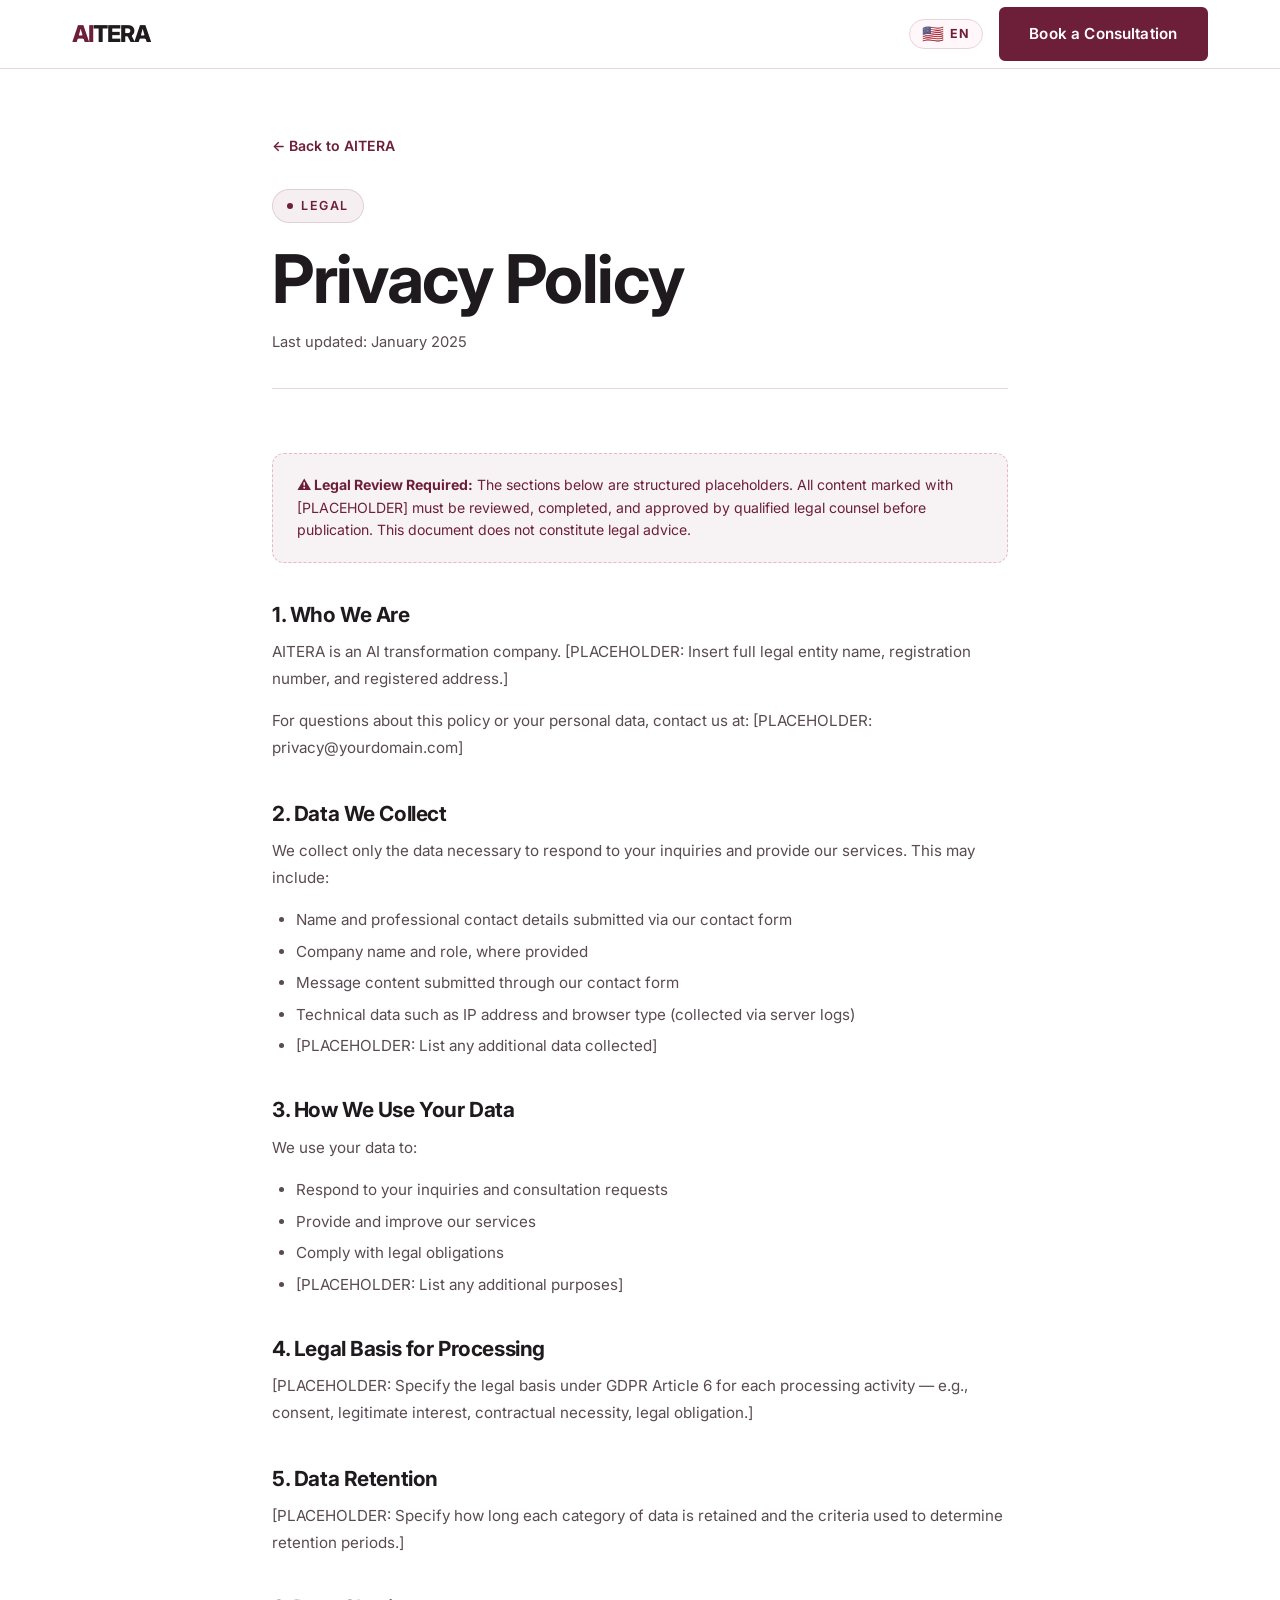
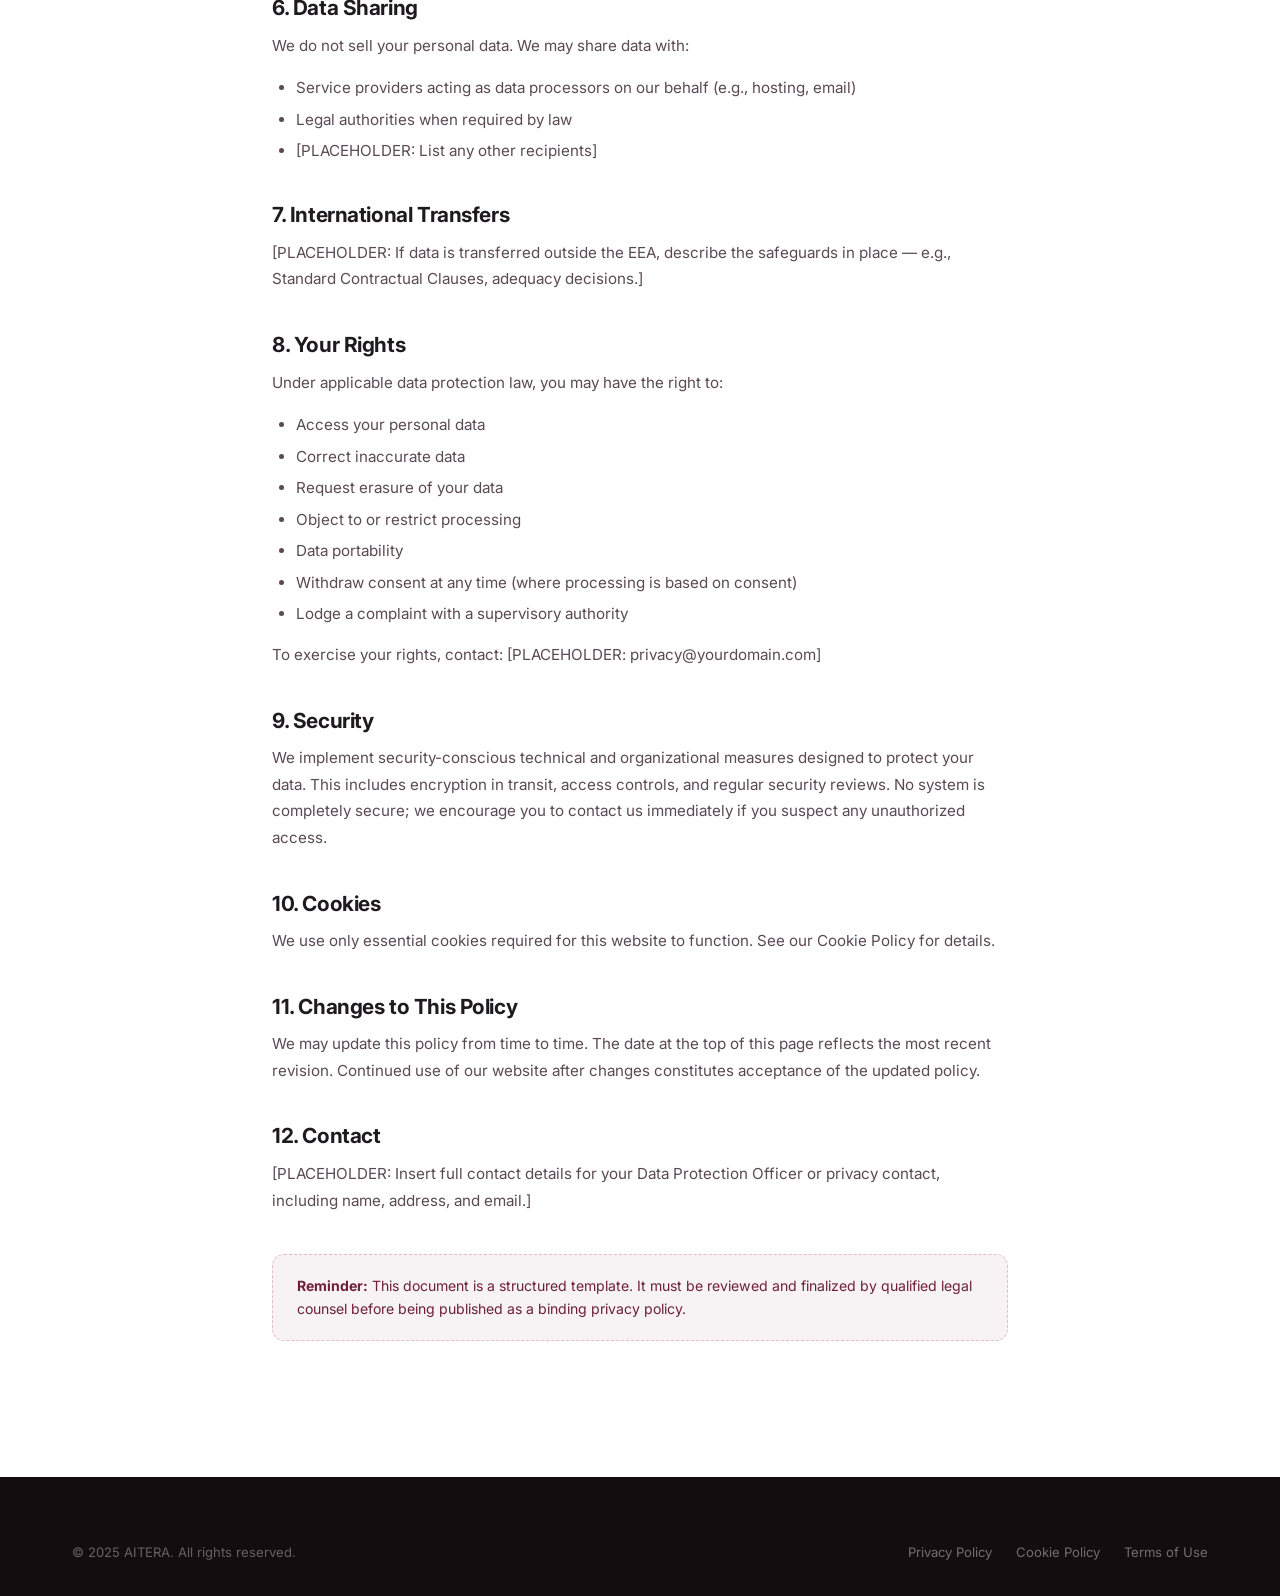
<file: aitera-site/privacy-policy.html>
<!DOCTYPE html>
<html lang="en" dir="ltr">
<head>
  <meta charset="UTF-8" />
  <meta name="viewport" content="width=device-width, initial-scale=1.0" />
  <title>Privacy Policy — AITERA</title>
  <meta name="description" content="AITERA Privacy Policy — how we handle your data with privacy-by-design principles." />
  <meta name="robots" content="noindex, follow" />
  <link rel="canonical" href="https://yourdomain.com/privacy-policy.html" />
  <link rel="preconnect" href="https://fonts.googleapis.com" />
  <link rel="preconnect" href="https://fonts.gstatic.com" crossorigin />
  <link href="https://fonts.googleapis.com/css2?family=Inter:wght@400;500;600;700;800&display=swap" rel="stylesheet" />
  <link rel="stylesheet" href="styles.css" />
</head>
<body>

<!-- Header -->
<header id="site-header" role="banner">
  <div class="container">
    <div class="header-inner">
      <a href="index.html" class="wordmark" aria-label="AITERA — Home">AI<span>TERA</span></a>
      <div class="header-right">
        <button class="lang-switcher" id="lang-toggle" aria-label="Switch language">
          <span class="lang-flag" id="lang-flag" aria-hidden="true">🇺🇸</span>
          <span class="lang-code" id="lang-code">EN</span>
        </button>
        <a href="index.html#contact" class="btn btn-primary" data-i18n="nav.cta">Book a Consultation</a>
      </div>
      <button class="menu-toggle" id="menu-toggle" aria-label="Open menu" aria-expanded="false" aria-controls="mobile-nav">
        <span></span><span></span><span></span>
      </button>
    </div>
  </div>
  <nav class="mobile-nav" id="mobile-nav" aria-label="Mobile navigation">
    <a href="index.html#services"    data-i18n="nav.services">Services</a>
    <a href="index.html#how-it-works" data-i18n="nav.how">How It Works</a>
    <a href="index.html#contact"     data-i18n="nav.contact">Contact</a>
    <a href="index.html#contact" class="btn btn-primary" data-i18n="nav.cta">Book a Consultation</a>
  </nav>
</header>

<main id="main-content" class="legal-page">
  <div class="legal-container">

    <a href="index.html" class="back-link">← Back to AITERA</a>

    <div class="legal-header">
      <div class="section-label" data-i18n="privacy.label">Legal</div>
      <h1 data-i18n="privacy.title">Privacy Policy</h1>
      <p data-i18n="privacy.updated">Last updated: January 2025</p>
    </div>

    <div class="legal-body">

      <div class="legal-placeholder">
        <strong>⚠ Legal Review Required:</strong> The sections below are structured placeholders. All content marked with [PLACEHOLDER] must be reviewed, completed, and approved by qualified legal counsel before publication. This document does not constitute legal advice.
      </div>

      <h2 data-i18n="privacy.s1.title">1. Who We Are</h2>
      <p data-i18n="privacy.s1.p1">AITERA is an AI transformation company. [PLACEHOLDER: Insert full legal entity name, registration number, and registered address.]</p>
      <p data-i18n="privacy.s1.p2">For questions about this policy or your personal data, contact us at: [PLACEHOLDER: privacy@yourdomain.com]</p>

      <h2 data-i18n="privacy.s2.title">2. Data We Collect</h2>
      <p data-i18n="privacy.s2.p1">We collect only the data necessary to respond to your inquiries and provide our services. This may include:</p>
      <ul>
        <li data-i18n="privacy.s2.l1">Name and professional contact details submitted via our contact form</li>
        <li data-i18n="privacy.s2.l2">Company name and role, where provided</li>
        <li data-i18n="privacy.s2.l3">Message content submitted through our contact form</li>
        <li data-i18n="privacy.s2.l4">Technical data such as IP address and browser type (collected via server logs)</li>
        <li data-i18n="privacy.s2.l5">[PLACEHOLDER: List any additional data collected]</li>
      </ul>

      <h2 data-i18n="privacy.s3.title">3. How We Use Your Data</h2>
      <p data-i18n="privacy.s3.p1">We use your data to:</p>
      <ul>
        <li data-i18n="privacy.s3.l1">Respond to your inquiries and consultation requests</li>
        <li data-i18n="privacy.s3.l2">Provide and improve our services</li>
        <li data-i18n="privacy.s3.l3">Comply with legal obligations</li>
        <li data-i18n="privacy.s3.l4">[PLACEHOLDER: List any additional purposes]</li>
      </ul>

      <h2 data-i18n="privacy.s4.title">4. Legal Basis for Processing</h2>
      <p data-i18n="privacy.s4.p1">[PLACEHOLDER: Specify the legal basis under GDPR Article 6 for each processing activity — e.g., consent, legitimate interest, contractual necessity, legal obligation.]</p>

      <h2 data-i18n="privacy.s5.title">5. Data Retention</h2>
      <p data-i18n="privacy.s5.p1">[PLACEHOLDER: Specify how long each category of data is retained and the criteria used to determine retention periods.]</p>

      <h2 data-i18n="privacy.s6.title">6. Data Sharing</h2>
      <p data-i18n="privacy.s6.p1">We do not sell your personal data. We may share data with:</p>
      <ul>
        <li data-i18n="privacy.s6.l1">Service providers acting as data processors on our behalf (e.g., hosting, email)</li>
        <li data-i18n="privacy.s6.l2">Legal authorities when required by law</li>
        <li data-i18n="privacy.s6.l3">[PLACEHOLDER: List any other recipients]</li>
      </ul>

      <h2 data-i18n="privacy.s7.title">7. International Transfers</h2>
      <p data-i18n="privacy.s7.p1">[PLACEHOLDER: If data is transferred outside the EEA, describe the safeguards in place — e.g., Standard Contractual Clauses, adequacy decisions.]</p>

      <h2 data-i18n="privacy.s8.title">8. Your Rights</h2>
      <p data-i18n="privacy.s8.p1">Under applicable data protection law, you may have the right to:</p>
      <ul>
        <li data-i18n="privacy.s8.l1">Access your personal data</li>
        <li data-i18n="privacy.s8.l2">Correct inaccurate data</li>
        <li data-i18n="privacy.s8.l3">Request erasure of your data</li>
        <li data-i18n="privacy.s8.l4">Object to or restrict processing</li>
        <li data-i18n="privacy.s8.l5">Data portability</li>
        <li data-i18n="privacy.s8.l6">Withdraw consent at any time (where processing is based on consent)</li>
        <li data-i18n="privacy.s8.l7">Lodge a complaint with a supervisory authority</li>
      </ul>
      <p data-i18n="privacy.s8.p2">To exercise your rights, contact: [PLACEHOLDER: privacy@yourdomain.com]</p>

      <h2 data-i18n="privacy.s9.title">9. Security</h2>
      <p data-i18n="privacy.s9.p1">We implement security-conscious technical and organizational measures designed to protect your data. This includes encryption in transit, access controls, and regular security reviews. No system is completely secure; we encourage you to contact us immediately if you suspect any unauthorized access.</p>

      <h2 data-i18n="privacy.s10.title">10. Cookies</h2>
      <p data-i18n="privacy.s10.p1">We use only essential cookies required for this website to function. See our <a href="cookie-policy.html">Cookie Policy</a> for details.</p>

      <h2 data-i18n="privacy.s11.title">11. Changes to This Policy</h2>
      <p data-i18n="privacy.s11.p1">We may update this policy from time to time. The date at the top of this page reflects the most recent revision. Continued use of our website after changes constitutes acceptance of the updated policy.</p>

      <h2 data-i18n="privacy.s12.title">12. Contact</h2>
      <p data-i18n="privacy.s12.p1">[PLACEHOLDER: Insert full contact details for your Data Protection Officer or privacy contact, including name, address, and email.]</p>

      <div class="legal-placeholder" style="margin-top:2.5rem">
        <strong>Reminder:</strong> This document is a structured template. It must be reviewed and finalized by qualified legal counsel before being published as a binding privacy policy.
      </div>

    </div>
  </div>
</main>

<!-- Footer (minimal) -->
<footer id="site-footer" role="contentinfo" style="padding:var(--space-md) 0;">
  <div class="container">
    <div class="footer-bottom">
      <p data-i18n="footer.copyright">© 2025 AITERA. All rights reserved.</p>
      <div class="footer-legal">
        <a href="privacy-policy.html" data-i18n="footer.privacy">Privacy Policy</a>
        <a href="cookie-policy.html"  data-i18n="footer.cookies">Cookie Policy</a>
        <a href="terms.html"          data-i18n="footer.terms">Terms of Use</a>
      </div>
    </div>
  </div>
</footer>

<script src="script.js"></script>
</body>
</html>
</file>
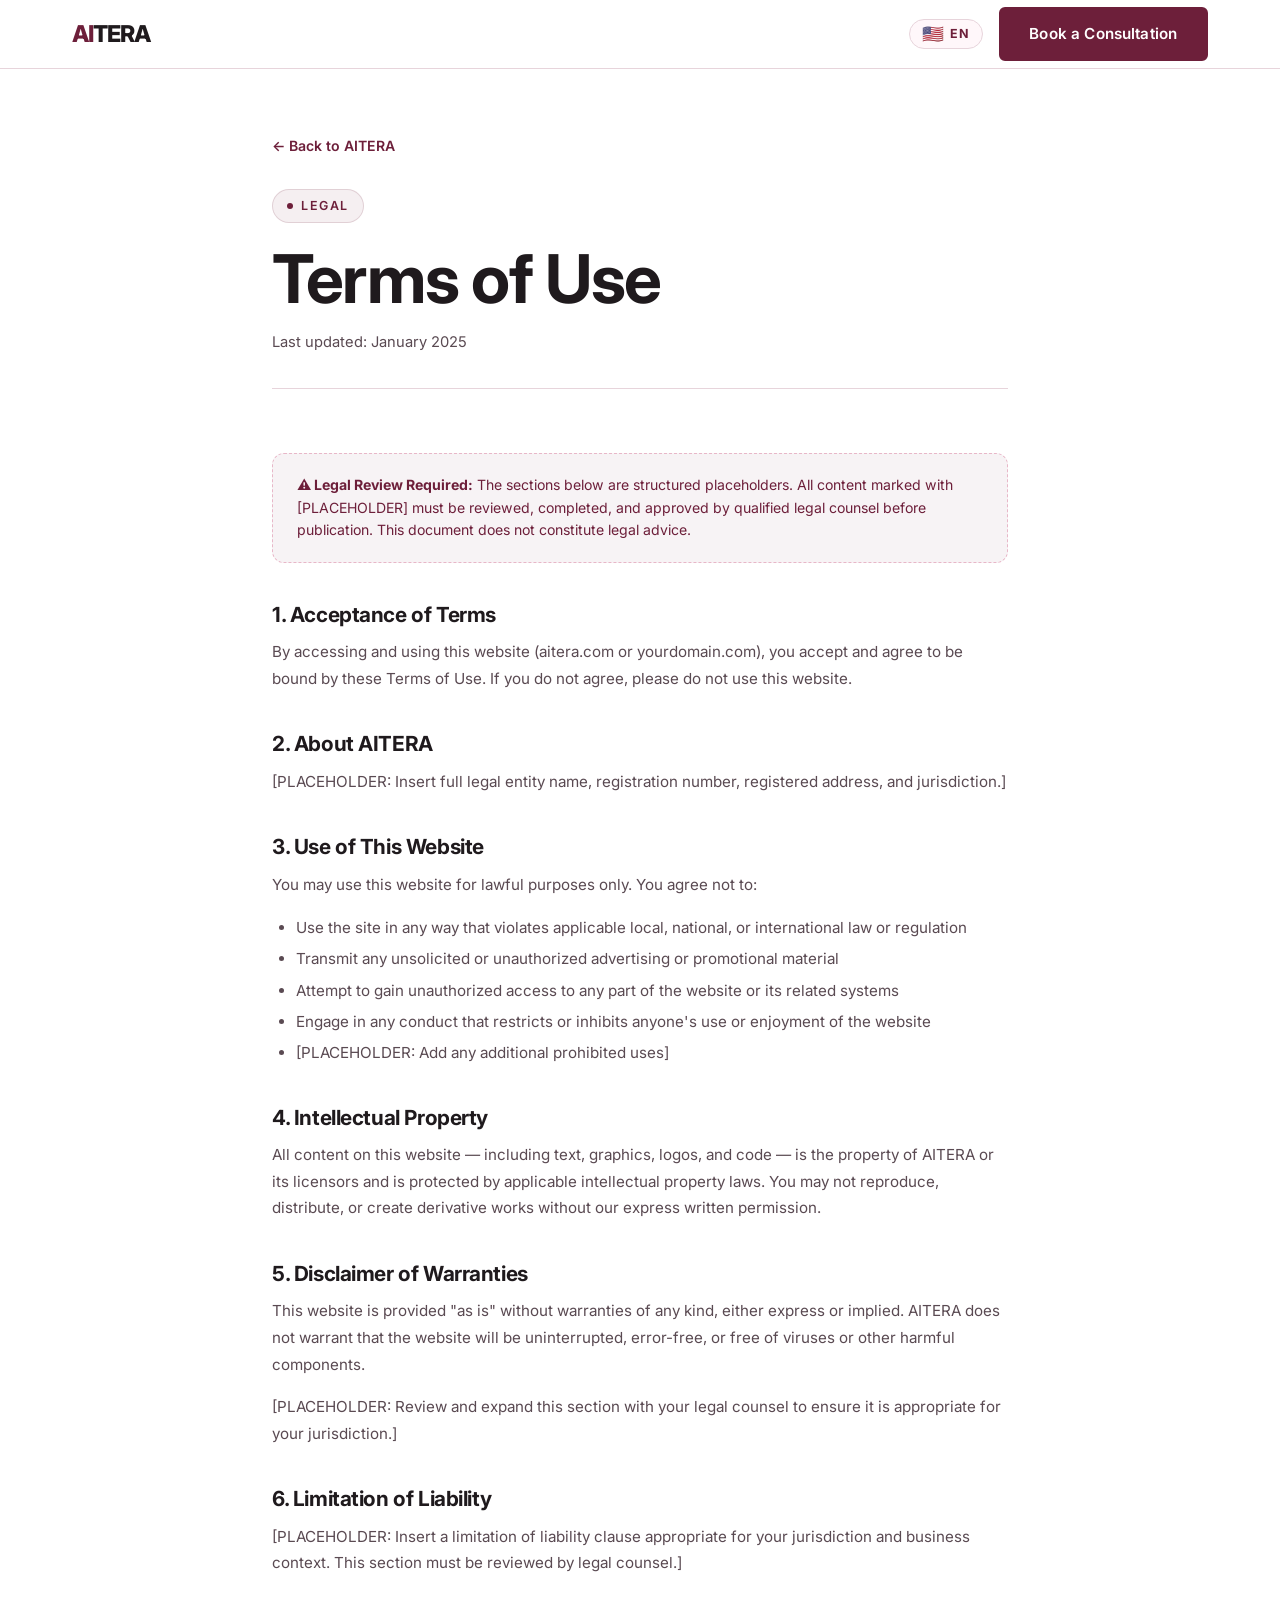
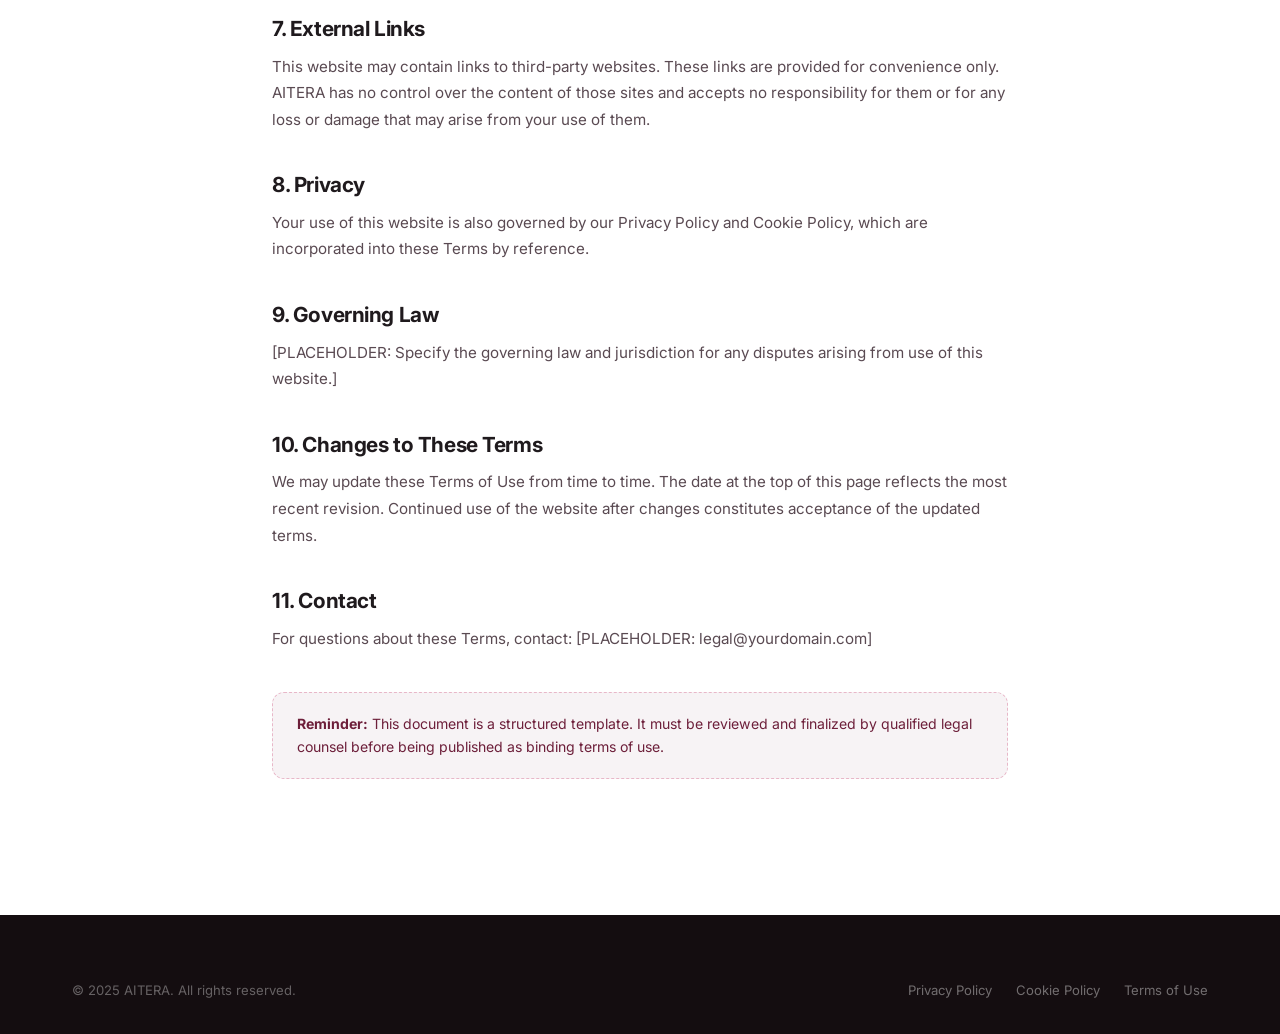
<file: aitera-site/terms.html>
<!DOCTYPE html>
<html lang="en" dir="ltr">
<head>
  <meta charset="UTF-8" />
  <meta name="viewport" content="width=device-width, initial-scale=1.0" />
  <title>Terms of Use — AITERA</title>
  <meta name="description" content="AITERA Terms of Use — the terms governing use of this website." />
  <meta name="robots" content="noindex, follow" />
  <link rel="canonical" href="https://yourdomain.com/terms.html" />
  <link rel="preconnect" href="https://fonts.googleapis.com" />
  <link rel="preconnect" href="https://fonts.gstatic.com" crossorigin />
  <link href="https://fonts.googleapis.com/css2?family=Inter:wght@400;500;600;700;800&display=swap" rel="stylesheet" />
  <link rel="stylesheet" href="styles.css" />
</head>
<body>

<!-- Header -->
<header id="site-header" role="banner">
  <div class="container">
    <div class="header-inner">
      <a href="index.html" class="wordmark" aria-label="AITERA — Home">AI<span>TERA</span></a>
      <div class="header-right">
        <button class="lang-switcher" id="lang-toggle" aria-label="Switch language">
          <span class="lang-flag" id="lang-flag" aria-hidden="true">🇺🇸</span>
          <span class="lang-code" id="lang-code">EN</span>
        </button>
        <a href="index.html#contact" class="btn btn-primary" data-i18n="nav.cta">Book a Consultation</a>
      </div>
      <button class="menu-toggle" id="menu-toggle" aria-label="Open menu" aria-expanded="false" aria-controls="mobile-nav">
        <span></span><span></span><span></span>
      </button>
    </div>
  </div>
  <nav class="mobile-nav" id="mobile-nav" aria-label="Mobile navigation">
    <a href="index.html#services"    data-i18n="nav.services">Services</a>
    <a href="index.html#how-it-works" data-i18n="nav.how">How It Works</a>
    <a href="index.html#contact"     data-i18n="nav.contact">Contact</a>
    <a href="index.html#contact" class="btn btn-primary" data-i18n="nav.cta">Book a Consultation</a>
  </nav>
</header>

<main id="main-content" class="legal-page">
  <div class="legal-container">

    <a href="index.html" class="back-link">← Back to AITERA</a>

    <div class="legal-header">
      <div class="section-label" data-i18n="privacy.label">Legal</div>
      <h1 data-i18n="terms.page.title">Terms of Use</h1>
      <p data-i18n="privacy.updated">Last updated: January 2025</p>
    </div>

    <div class="legal-body">

      <div class="legal-placeholder">
        <strong>⚠ Legal Review Required:</strong> The sections below are structured placeholders. All content marked with [PLACEHOLDER] must be reviewed, completed, and approved by qualified legal counsel before publication. This document does not constitute legal advice.
      </div>

      <h2>1. Acceptance of Terms</h2>
      <p>By accessing and using this website (aitera.com or yourdomain.com), you accept and agree to be bound by these Terms of Use. If you do not agree, please do not use this website.</p>

      <h2>2. About AITERA</h2>
      <p>[PLACEHOLDER: Insert full legal entity name, registration number, registered address, and jurisdiction.]</p>

      <h2>3. Use of This Website</h2>
      <p>You may use this website for lawful purposes only. You agree not to:</p>
      <ul>
        <li>Use the site in any way that violates applicable local, national, or international law or regulation</li>
        <li>Transmit any unsolicited or unauthorized advertising or promotional material</li>
        <li>Attempt to gain unauthorized access to any part of the website or its related systems</li>
        <li>Engage in any conduct that restricts or inhibits anyone's use or enjoyment of the website</li>
        <li>[PLACEHOLDER: Add any additional prohibited uses]</li>
      </ul>

      <h2>4. Intellectual Property</h2>
      <p>All content on this website — including text, graphics, logos, and code — is the property of AITERA or its licensors and is protected by applicable intellectual property laws. You may not reproduce, distribute, or create derivative works without our express written permission.</p>

      <h2>5. Disclaimer of Warranties</h2>
      <p>This website is provided "as is" without warranties of any kind, either express or implied. AITERA does not warrant that the website will be uninterrupted, error-free, or free of viruses or other harmful components.</p>
      <p>[PLACEHOLDER: Review and expand this section with your legal counsel to ensure it is appropriate for your jurisdiction.]</p>

      <h2>6. Limitation of Liability</h2>
      <p>[PLACEHOLDER: Insert a limitation of liability clause appropriate for your jurisdiction and business context. This section must be reviewed by legal counsel.]</p>

      <h2>7. External Links</h2>
      <p>This website may contain links to third-party websites. These links are provided for convenience only. AITERA has no control over the content of those sites and accepts no responsibility for them or for any loss or damage that may arise from your use of them.</p>

      <h2>8. Privacy</h2>
      <p>Your use of this website is also governed by our <a href="privacy-policy.html">Privacy Policy</a> and <a href="cookie-policy.html">Cookie Policy</a>, which are incorporated into these Terms by reference.</p>

      <h2>9. Governing Law</h2>
      <p>[PLACEHOLDER: Specify the governing law and jurisdiction for any disputes arising from use of this website.]</p>

      <h2>10. Changes to These Terms</h2>
      <p>We may update these Terms of Use from time to time. The date at the top of this page reflects the most recent revision. Continued use of the website after changes constitutes acceptance of the updated terms.</p>

      <h2>11. Contact</h2>
      <p>For questions about these Terms, contact: [PLACEHOLDER: legal@yourdomain.com]</p>

      <div class="legal-placeholder" style="margin-top:2.5rem">
        <strong>Reminder:</strong> This document is a structured template. It must be reviewed and finalized by qualified legal counsel before being published as binding terms of use.
      </div>

    </div>
  </div>
</main>

<footer id="site-footer" role="contentinfo" style="padding:var(--space-md) 0;">
  <div class="container">
    <div class="footer-bottom">
      <p data-i18n="footer.copyright">© 2025 AITERA. All rights reserved.</p>
      <div class="footer-legal">
        <a href="privacy-policy.html" data-i18n="footer.privacy">Privacy Policy</a>
        <a href="cookie-policy.html"  data-i18n="footer.cookies">Cookie Policy</a>
        <a href="terms.html"          data-i18n="footer.terms">Terms of Use</a>
      </div>
    </div>
  </div>
</footer>

<script src="script.js"></script>
</body>
</html>
</file>
<file: styles.css>
/* ============================================================
   avely.ai — Main Stylesheet
   AI-Powered Digital Transformation
   Brand: Outfit + Cormorant Garamond · Fuchsia #FF0A6C
   ============================================================ */

/* ── CSS Variables ─────────────────────────────────────────── */
:root {
  /* avely.ai brand palette */
  --bordeaux:       #FF0A6C;   /* brand fuchsia — primary */
  --wine:           #FF3D8A;   /* fuchsia hover */
  --pink-accent:    #CC0055;   /* fuchsia deep */
  --blush-bg:       #F2F2F8;   /* brand light bg */
  --white:          #FFFFFF;
  --graphite:       #080810;   /* brand black */
  --muted:          #6B6B9A;   /* brand muted purple-grey */
  --border:         rgba(255,10,108,0.14);
  --dark:           #0D0D1A;   /* brand dark bg */
  --dark2:          #13132A;   /* brand dark2 */
  --shadow-sm:      0 2px 8px rgba(255,10,108,0.07);
  --shadow-md:      0 8px 32px rgba(255,10,108,0.11);
  --shadow-lg:      0 20px 60px rgba(255,10,108,0.13);
  --radius-sm:      4px;
  --radius-md:      8px;
  --radius-lg:      16px;
  --radius-xl:      24px;
  --space-xs:       0.5rem;
  --space-sm:       1rem;
  --space-md:       2rem;
  --space-lg:       4rem;
  --space-xl:       7rem;
  --font-sans:      'Outfit', system-ui, -apple-system, sans-serif;
  --font-display:   'Outfit', system-ui, sans-serif;
  --font-serif:     'Cormorant Garamond', Georgia, serif;
  --transition:     0.25s cubic-bezier(0.4,0,0.2,1);
  --max-width:      1200px;
}

/* ── Reset & Base ──────────────────────────────────────────── */
*, *::before, *::after { box-sizing: border-box; margin: 0; padding: 0; }

html {
  scroll-behavior: smooth;
  font-size: 16px;
  -webkit-text-size-adjust: 100%;
}

body {
  font-family: var(--font-sans);
  background: var(--white);
  color: var(--graphite);
  line-height: 1.65;
  overflow-x: hidden;
}

img, svg { display: block; max-width: 100%; }
a { color: inherit; text-decoration: none; }
ul { list-style: none; }
button { cursor: pointer; font-family: inherit; }
input, textarea, select { font-family: inherit; }

/* ── Typography ────────────────────────────────────────────── */
h1, h2, h3, h4, h5 {
  font-family: var(--font-display);
  font-weight: 700;
  line-height: 1.18;
  letter-spacing: -0.02em;
  color: var(--graphite);
}

h1 { font-size: clamp(2.4rem, 5.5vw, 4.2rem); }
h2 { font-size: clamp(1.8rem, 3.5vw, 2.8rem); }
h3 { font-size: clamp(1.2rem, 2vw, 1.5rem); }
h4 { font-size: 1.1rem; font-weight: 600; }

p { color: var(--muted); font-size: 1.05rem; line-height: 1.75; }

.text-sm  { font-size: 0.875rem; }
.text-xs  { font-size: 0.78rem; }
.text-muted { color: var(--muted); }
.text-center { text-align: center; }

/* ── Layout Utilities ──────────────────────────────────────── */
.container {
  width: 100%;
  max-width: var(--max-width);
  margin: 0 auto;
  padding: 0 var(--space-md);
}

.section {
  padding: var(--space-xl) 0;
}

.section-alt {
  background: var(--blush-bg);
}

.section-dark {
  background: var(--dark);
  color: var(--white);
}

.section-dark h2,
.section-dark h3,
.section-dark h4 { color: var(--white); }
.section-dark p   { color: rgba(255,255,255,0.72); }

.grid-2 { display: grid; grid-template-columns: repeat(2, 1fr); gap: var(--space-md); }
.grid-3 { display: grid; grid-template-columns: repeat(3, 1fr); gap: var(--space-md); }
.grid-4 { display: grid; grid-template-columns: repeat(4, 1fr); gap: var(--space-md); }

.flex { display: flex; }
.flex-center { display: flex; align-items: center; justify-content: center; }
.flex-between { display: flex; align-items: center; justify-content: space-between; }
.gap-sm { gap: var(--space-sm); }
.gap-md { gap: var(--space-md); }

/* ── Section Label ─────────────────────────────────────────── */
.section-label {
  display: inline-flex;
  align-items: center;
  gap: 0.5rem;
  font-size: 0.78rem;
  font-weight: 600;
  letter-spacing: 0.12em;
  text-transform: uppercase;
  color: var(--bordeaux);
  background: rgba(255,10,108,0.07);
  border: 1px solid rgba(255,10,108,0.15);
  padding: 0.35rem 0.9rem;
  border-radius: 100px;
  margin-bottom: 1.2rem;
}

.section-label::before {
  content: '';
  width: 6px; height: 6px;
  border-radius: 50%;
  background: var(--bordeaux);
  flex-shrink: 0;
}

.section-header {
  max-width: 640px;
  margin-bottom: var(--space-lg);
}

.section-header.centered {
  margin-left: auto;
  margin-right: auto;
  text-align: center;
}

.section-header p {
  margin-top: 1rem;
  font-size: 1.1rem;
}

/* ── Buttons ───────────────────────────────────────────────── */
.btn {
  display: inline-flex;
  align-items: center;
  gap: 0.5rem;
  padding: 0.8rem 1.8rem;
  border-radius: var(--radius-sm);
  font-size: 0.95rem;
  font-weight: 600;
  letter-spacing: 0.01em;
  border: 2px solid transparent;
  transition: all var(--transition);
  white-space: nowrap;
  text-decoration: none;
}

.btn:focus-visible {
  outline: 3px solid var(--pink-accent);
  outline-offset: 3px;
}

.btn-primary {
  background: var(--bordeaux);
  color: var(--white);
  border-color: var(--bordeaux);
}

.btn-primary:hover {
  background: var(--wine);
  border-color: var(--wine);
  transform: translateY(-1px);
  box-shadow: 0 6px 20px rgba(255,10,108,0.28);
}

.btn-outline {
  background: transparent;
  color: var(--bordeaux);
  border-color: var(--bordeaux);
}

.btn-outline:hover {
  background: var(--bordeaux);
  color: var(--white);
  transform: translateY(-1px);
}

.btn-ghost {
  background: transparent;
  color: var(--white);
  border-color: rgba(255,255,255,0.4);
}

.btn-ghost:hover {
  background: rgba(255,255,255,0.1);
  border-color: rgba(255,255,255,0.7);
}

.btn-lg {
  padding: 1rem 2.2rem;
  font-size: 1rem;
  border-radius: var(--radius-md);
}

.btn-arrow::after {
  content: '→';
  transition: transform var(--transition);
}

.btn-arrow:hover::after { transform: translateX(4px); }

/* ── Header / Nav ──────────────────────────────────────────── */
#site-header {
  position: fixed;
  top: 0; left: 0; right: 0;
  z-index: 1000;
  background: rgba(255,255,255,0.92);
  backdrop-filter: blur(16px);
  -webkit-backdrop-filter: blur(16px);
  border-bottom: 1px solid var(--border);
  transition: box-shadow var(--transition);
}

#site-header.scrolled {
  box-shadow: var(--shadow-md);
}

.header-inner {
  display: flex;
  align-items: center;
  justify-content: space-between;
  height: 68px;
  gap: var(--space-md);
}

/* Wordmark — avely.ai brand style */
.wordmark {
  font-family: var(--font-sans);
  font-size: 1.45rem;
  font-weight: 400;
  letter-spacing: 0.06em;
  color: var(--graphite);
  flex-shrink: 0;
  display: inline-flex;
  align-items: center;
  gap: 10px;
}

/* Hexagon icon */
.wm-icon {
  flex-shrink: 0;
  display: block;
}

/* .ai suffix uses Cormorant Garamond italic in brand fuchsia */
.wordmark-suffix,
.wordmark span {
  font-family: var(--font-serif);
  font-style: italic;
  font-weight: 500;
  font-size: 1.12em;
  letter-spacing: 0.03em;
  color: var(--bordeaux);
}

/* Nav links */
.nav-links {
  display: flex;
  align-items: center;
  gap: 0.25rem;
}

.nav-links a {
  font-size: 0.9rem;
  font-weight: 500;
  color: var(--muted);
  padding: 0.45rem 0.85rem;
  border-radius: var(--radius-sm);
  transition: color var(--transition), background var(--transition);
}

.nav-links a:hover {
  color: var(--bordeaux);
  background: rgba(255,10,108,0.06);
}

/* Header right */
.header-right {
  display: flex;
  align-items: center;
  gap: var(--space-sm);
  flex-shrink: 0;
}

/* Language switcher */
.lang-switcher {
  display: flex;
  align-items: center;
  gap: 0.4rem;
  background: var(--blush-bg);
  border: 1px solid var(--border);
  border-radius: 100px;
  padding: 0.3rem 0.75rem;
  cursor: pointer;
  transition: all var(--transition);
}

.lang-switcher:hover {
  border-color: var(--bordeaux);
  background: rgba(255,10,108,0.05);
}

.lang-flag {
  font-size: 1.1rem;
  line-height: 1;
}

.lang-code {
  font-size: 0.78rem;
  font-weight: 700;
  letter-spacing: 0.06em;
  color: var(--bordeaux);
  text-transform: uppercase;
}

/* Mobile menu toggle */
.menu-toggle {
  display: none;
  flex-direction: column;
  gap: 5px;
  background: none;
  border: none;
  padding: 0.4rem;
  border-radius: var(--radius-sm);
  transition: background var(--transition);
}

.menu-toggle:hover { background: var(--blush-bg); }

.menu-toggle span {
  display: block;
  width: 22px; height: 2px;
  background: var(--dark);
  border-radius: 2px;
  transition: all var(--transition);
}

.menu-toggle.open span:nth-child(1) { transform: translateY(7px) rotate(45deg); }
.menu-toggle.open span:nth-child(2) { opacity: 0; transform: scaleX(0); }
.menu-toggle.open span:nth-child(3) { transform: translateY(-7px) rotate(-45deg); }

/* Mobile nav */
.mobile-nav {
  display: none;
  flex-direction: column;
  background: var(--white);
  border-top: 1px solid var(--border);
  padding: var(--space-sm) var(--space-md);
  gap: 0.25rem;
}

.mobile-nav.open { display: flex; }

.mobile-nav a {
  font-size: 1rem;
  font-weight: 500;
  color: var(--muted);
  padding: 0.75rem 0.5rem;
  border-bottom: 1px solid var(--border);
  transition: color var(--transition);
}

.mobile-nav a:last-child { border-bottom: none; }
.mobile-nav a:hover { color: var(--bordeaux); }

.mobile-nav .btn {
  margin-top: 0.75rem;
  justify-content: center;
}

/* ── Hero Section ──────────────────────────────────────────── */
#hero {
  padding-top: calc(68px + var(--space-xl));
  padding-bottom: var(--space-xl);
  background: var(--white);
  position: relative;
  overflow: hidden;
}

.hero-bg {
  position: absolute;
  inset: 0;
  pointer-events: none;
  z-index: 0;
}

/* avely.ai brand grid pattern */
.hero-bg::before {
  content: '';
  position: absolute;
  inset: 0;
  background:
    linear-gradient(rgba(255,10,108,0.04) 1px, transparent 1px) 0 0 / 32px 32px,
    linear-gradient(90deg, rgba(255,10,108,0.04) 1px, transparent 1px) 0 0 / 32px 32px;
  pointer-events: none;
}

.hero-bg::after {
  content: '';
  position: absolute;
  top: -10%; right: -5%;
  width: 55%; height: 110%;
  background: radial-gradient(ellipse at 70% 30%, rgba(255,10,108,0.07) 0%, transparent 70%);
}

.hero-inner {
  position: relative;
  z-index: 1;
  display: grid;
  grid-template-columns: 1fr 1fr;
  gap: var(--space-lg);
  align-items: center;
}

.hero-content { max-width: 580px; }

.hero-eyebrow {
  display: inline-flex;
  align-items: center;
  gap: 0.5rem;
  font-size: 0.78rem;
  font-weight: 600;
  letter-spacing: 0.12em;
  text-transform: uppercase;
  color: var(--bordeaux);
  margin-bottom: 1.5rem;
}

.hero-eyebrow-dot {
  width: 8px; height: 8px;
  border-radius: 50%;
  background: var(--bordeaux);
  animation: pulse-dot 2.4s ease-in-out infinite;
}

@keyframes pulse-dot {
  0%, 100% { opacity: 1; transform: scale(1); }
  50% { opacity: 0.5; transform: scale(0.7); }
}

.hero-title {
  margin-bottom: 1.5rem;
}

.hero-title .accent {
  color: var(--bordeaux);
  position: relative;
}

.hero-subtitle {
  font-size: 1.15rem;
  color: var(--muted);
  line-height: 1.7;
  margin-bottom: 2.5rem;
  max-width: 480px;
}

.hero-actions {
  display: flex;
  align-items: center;
  gap: var(--space-sm);
  flex-wrap: wrap;
}

.hero-trust {
  margin-top: 3rem;
  display: flex;
  align-items: center;
  gap: 1.5rem;
  flex-wrap: wrap;
}

.hero-trust-item {
  display: flex;
  align-items: center;
  gap: 0.5rem;
  font-size: 0.82rem;
  font-weight: 500;
  color: var(--muted);
}

.hero-trust-icon {
  width: 18px; height: 18px;
  color: var(--bordeaux);
}

/* Hero visual — abstract SVG network */
.hero-visual {
  display: flex;
  align-items: center;
  justify-content: center;
  position: relative;
}

.hero-visual svg {
  width: 100%;
  max-width: 520px;
  height: auto;
  filter: drop-shadow(0 20px 60px rgba(255,10,108,0.12));
}

/* ── Value Proposition ─────────────────────────────────────── */
#value-prop {
  background: var(--dark);
}

.value-grid {
  display: grid;
  grid-template-columns: repeat(3, 1fr);
  gap: 1px;
  background: rgba(255,255,255,0.08);
  border-radius: var(--radius-lg);
  overflow: hidden;
  margin-top: var(--space-lg);
}

.value-item {
  background: var(--dark);
  padding: 2.5rem 2rem;
  transition: background var(--transition);
}

.value-item:hover {
  background: rgba(255,10,108,0.25);
}

.value-icon {
  width: 44px; height: 44px;
  background: rgba(255,10,108,0.3);
  border-radius: var(--radius-sm);
  display: flex;
  align-items: center;
  justify-content: center;
  margin-bottom: 1.25rem;
  color: var(--pink-accent);
}

.value-item h4 {
  color: var(--white);
  margin-bottom: 0.6rem;
  font-size: 1.05rem;
}

.value-item p {
  font-size: 0.92rem;
  color: rgba(255,255,255,0.6);
  line-height: 1.65;
}

/* ── Services ──────────────────────────────────────────────── */
#services {
  background: var(--blush-bg);
}

.services-grid {
  display: grid;
  grid-template-columns: repeat(3, 1fr);
  gap: 1.5rem;
  margin-top: var(--space-lg);
}

.service-card {
  background: var(--white);
  border: 1px solid var(--border);
  border-radius: var(--radius-lg);
  padding: 2.2rem 2rem;
  transition: all var(--transition);
  position: relative;
  overflow: hidden;
}

.service-card::before {
  content: '';
  position: absolute;
  top: 0; left: 0; right: 0;
  height: 3px;
  background: linear-gradient(90deg, var(--bordeaux), var(--pink-accent));
  transform: scaleX(0);
  transform-origin: left;
  transition: transform var(--transition);
}

.service-card:hover {
  border-color: var(--pink-accent);
  box-shadow: var(--shadow-lg);
  transform: translateY(-4px);
}

.service-card:hover::before { transform: scaleX(1); }

.service-icon {
  width: 48px; height: 48px;
  background: rgba(255,10,108,0.08);
  border-radius: var(--radius-md);
  display: flex;
  align-items: center;
  justify-content: center;
  margin-bottom: 1.4rem;
  color: var(--bordeaux);
  transition: background var(--transition);
}

.service-card:hover .service-icon {
  background: rgba(255,10,108,0.14);
}

.service-card h3 {
  font-size: 1.1rem;
  margin-bottom: 0.75rem;
  color: var(--graphite);
}

.service-card p {
  font-size: 0.92rem;
  line-height: 1.7;
  margin-bottom: 1.25rem;
}

.service-benefit {
  display: inline-flex;
  align-items: center;
  gap: 0.4rem;
  font-size: 0.8rem;
  font-weight: 600;
  color: var(--bordeaux);
  background: rgba(255,10,108,0.07);
  padding: 0.3rem 0.75rem;
  border-radius: 100px;
}

/* Last service card spans 2 cols on 3-col grid */
.services-grid .service-card:last-child {
  grid-column: span 1;
}

/* ── How It Works ──────────────────────────────────────────── */
#how-it-works {
  background: var(--white);
}

.steps-grid {
  display: grid;
  grid-template-columns: repeat(4, 1fr);
  gap: 1.5rem;
  margin-top: var(--space-lg);
  position: relative;
}

/* Connector line between steps */
.steps-grid::before {
  content: '';
  position: absolute;
  top: 2.5rem;
  left: calc(12.5% + 1.5rem);
  right: calc(12.5% + 1.5rem);
  height: 1px;
  background: linear-gradient(90deg, var(--bordeaux), var(--pink-accent), var(--bordeaux));
  opacity: 0.25;
  z-index: 0;
}

.step-card {
  position: relative;
  z-index: 1;
  text-align: center;
  padding: 2rem 1.5rem;
}

.step-number {
  width: 52px; height: 52px;
  border-radius: 50%;
  background: var(--bordeaux);
  color: var(--white);
  font-size: 1.1rem;
  font-weight: 700;
  display: flex;
  align-items: center;
  justify-content: center;
  margin: 0 auto 1.5rem;
  box-shadow: 0 4px 16px rgba(255,10,108,0.3);
  position: relative;
}

.step-number::after {
  content: '';
  position: absolute;
  inset: -4px;
  border-radius: 50%;
  border: 1px solid rgba(255,10,108,0.2);
}

.step-card h3 {
  font-size: 1.05rem;
  margin-bottom: 0.6rem;
}

.step-card p {
  font-size: 0.9rem;
  line-height: 1.65;
}

/* ── Industries ────────────────────────────────────────────── */
#industries {
  background: var(--blush-bg);
}

.industries-grid {
  display: grid;
  grid-template-columns: repeat(4, 1fr);
  gap: 1rem;
  margin-top: var(--space-lg);
}

.industry-card {
  background: var(--white);
  border: 1px solid var(--border);
  border-radius: var(--radius-md);
  padding: 1.75rem 1.5rem;
  display: flex;
  align-items: flex-start;
  gap: 1rem;
  transition: all var(--transition);
}

.industry-card:hover {
  border-color: var(--pink-accent);
  box-shadow: var(--shadow-sm);
  transform: translateY(-2px);
}

.industry-icon {
  width: 40px; height: 40px;
  background: rgba(255,10,108,0.07);
  border-radius: var(--radius-sm);
  display: flex;
  align-items: center;
  justify-content: center;
  color: var(--bordeaux);
  flex-shrink: 0;
}

.industry-card h4 {
  font-size: 0.95rem;
  margin-bottom: 0.3rem;
}

.industry-card p {
  font-size: 0.83rem;
  line-height: 1.55;
}

/* ── Case Studies ───────────────────────────────────────────── */
.cases-grid {
  display: grid;
  grid-template-columns: repeat(auto-fill, minmax(560px, 1fr));
  gap: 2rem;
  margin-top: var(--space-lg);
  justify-content: center;
}

.case-card {
  background: var(--white);
  border: 1px solid var(--border);
  border-radius: var(--radius-lg);
  overflow: hidden;
  display: flex;
  flex-direction: column;
  transition: all var(--transition);
  max-width: 720px;
  margin: 0 auto;
  width: 100%;
}

.case-card:hover {
  border-color: var(--bordeaux);
  box-shadow: var(--shadow-md);
  transform: translateY(-4px);
}

.case-card__image-link {
  display: block;
  overflow: hidden;
  aspect-ratio: 16 / 9;
}

.case-card__img {
  width: 100%;
  height: 100%;
  object-fit: cover;
  object-position: top center;
  display: block;
  transition: transform 0.4s ease;
}

.case-card:hover .case-card__img {
  transform: scale(1.03);
}

.case-card__body {
  padding: 2rem;
  display: flex;
  flex-direction: column;
  gap: 0.9rem;
  flex: 1;
}

.case-card__meta {
  display: flex;
  align-items: center;
  gap: 0.6rem;
}

.case-card__tag {
  background: rgba(255,10,108,0.08);
  color: var(--bordeaux);
  border-radius: 100px;
  padding: 0.25rem 0.85rem;
  font-size: 0.78rem;
  font-weight: 600;
  letter-spacing: 0.03em;
  text-transform: uppercase;
}

.case-card__title {
  font-size: 1.55rem;
  font-weight: 700;
  color: var(--graphite);
  margin: 0;
  line-height: 1.2;
}

.case-card__desc {
  font-size: 0.95rem;
  line-height: 1.7;
  color: var(--muted);
  margin: 0;
}

.case-card__tags {
  display: flex;
  flex-wrap: wrap;
  gap: 0.5rem;
  margin-top: 0.25rem;
}

.case-card__tags span {
  background: var(--blush-bg);
  color: var(--graphite);
  border-radius: var(--radius-sm);
  padding: 0.2rem 0.65rem;
  font-size: 0.78rem;
  font-weight: 500;
}

.case-card__link {
  display: inline-flex;
  align-items: center;
  gap: 0.4rem;
  color: var(--bordeaux);
  font-size: 0.88rem;
  font-weight: 600;
  text-decoration: none;
  margin-top: auto;
  padding-top: 0.5rem;
  transition: gap var(--transition);
}

.case-card__link:hover {
  gap: 0.65rem;
}

/* ── Why avely.ai ────────────────────────────────────────────── */
#why-aitera {
  background: var(--white);
}

.why-inner {
  display: grid;
  grid-template-columns: 1fr 1fr;
  gap: var(--space-lg);
  align-items: center;
}

.why-visual {
  position: relative;
}

.why-visual svg {
  width: 100%;
  max-width: 480px;
}

.differentiators {
  display: flex;
  flex-direction: column;
  gap: 1.25rem;
  margin-top: var(--space-md);
}

.diff-item {
  display: flex;
  align-items: flex-start;
  gap: 1rem;
  padding: 1.25rem 1.5rem;
  background: var(--blush-bg);
  border: 1px solid var(--border);
  border-radius: var(--radius-md);
  transition: all var(--transition);
}

.diff-item:hover {
  border-color: var(--pink-accent);
  box-shadow: var(--shadow-sm);
}

.diff-check {
  width: 28px; height: 28px;
  background: var(--bordeaux);
  border-radius: 50%;
  display: flex;
  align-items: center;
  justify-content: center;
  flex-shrink: 0;
  margin-top: 0.1rem;
}

.diff-check svg {
  width: 14px; height: 14px;
  color: var(--white);
}

.diff-item h4 { font-size: 0.95rem; margin-bottom: 0.25rem; }
.diff-item p  { font-size: 0.87rem; line-height: 1.6; }

/* ── Security & Privacy ────────────────────────────────────── */
#security {
  background: var(--dark);
}

.security-grid {
  display: grid;
  grid-template-columns: repeat(3, 1fr);
  gap: 1.5rem;
  margin-top: var(--space-lg);
}

.security-card {
  background: rgba(255,255,255,0.04);
  border: 1px solid rgba(255,255,255,0.08);
  border-radius: var(--radius-md);
  padding: 2rem 1.75rem;
  transition: all var(--transition);
}

.security-card:hover {
  background: rgba(255,10,108,0.2);
  border-color: rgba(232,183,200,0.25);
}

.security-icon {
  width: 44px; height: 44px;
  background: rgba(255,10,108,0.35);
  border-radius: var(--radius-sm);
  display: flex;
  align-items: center;
  justify-content: center;
  margin-bottom: 1.25rem;
  color: var(--pink-accent);
}

.security-card h4 {
  color: var(--white);
  font-size: 1rem;
  margin-bottom: 0.5rem;
}

.security-card p {
  font-size: 0.88rem;
  color: rgba(255,255,255,0.58);
  line-height: 1.65;
}

.security-disclaimer {
  margin-top: var(--space-md);
  padding: 1.25rem 1.75rem;
  background: rgba(255,255,255,0.04);
  border: 1px solid rgba(255,255,255,0.1);
  border-radius: var(--radius-md);
  font-size: 0.85rem;
  color: rgba(255,255,255,0.5);
  text-align: center;
  line-height: 1.6;
}

/* ── About ─────────────────────────────────────────────────── */
#about {
  background: var(--blush-bg);
}

.about-inner {
  display: grid;
  grid-template-columns: 1fr 1fr;
  gap: var(--space-lg);
  align-items: center;
}

.about-stats {
  display: grid;
  grid-template-columns: 1fr 1fr;
  gap: 1rem;
  margin-top: var(--space-md);
}

.stat-card {
  background: var(--white);
  border: 1px solid var(--border);
  border-radius: var(--radius-md);
  padding: 1.5rem;
  text-align: center;
}

.stat-number {
  font-size: 2rem;
  font-weight: 800;
  color: var(--bordeaux);
  letter-spacing: -0.03em;
  line-height: 1;
  margin-bottom: 0.4rem;
}

.stat-label {
  font-size: 0.82rem;
  color: var(--muted);
  font-weight: 500;
}

/* ── Contact ───────────────────────────────────────────────── */
#contact {
  background: var(--white);
}

.contact-inner {
  display: grid;
  grid-template-columns: 1fr 1.4fr;
  gap: var(--space-lg);
  align-items: start;
}

.contact-info h2 { margin-bottom: 1rem; }
.contact-info p  { margin-bottom: 2rem; }

.contact-detail {
  display: flex;
  align-items: center;
  gap: 0.75rem;
  font-size: 0.92rem;
  color: var(--muted);
  margin-bottom: 0.75rem;
}

.contact-detail svg {
  width: 18px; height: 18px;
  color: var(--bordeaux);
  flex-shrink: 0;
}

/* Form */
.contact-form {
  background: var(--blush-bg);
  border: 1px solid var(--border);
  border-radius: var(--radius-xl);
  padding: 2.5rem;
}

.form-row {
  display: grid;
  grid-template-columns: 1fr 1fr;
  gap: 1rem;
}

.form-group {
  display: flex;
  flex-direction: column;
  gap: 0.4rem;
  margin-bottom: 1.25rem;
}

.form-group label {
  font-size: 0.85rem;
  font-weight: 600;
  color: var(--graphite);
}

.form-group input,
.form-group textarea,
.form-group select {
  padding: 0.75rem 1rem;
  border: 1.5px solid var(--border);
  border-radius: var(--radius-sm);
  background: var(--white);
  color: var(--graphite);
  font-size: 0.95rem;
  transition: border-color var(--transition), box-shadow var(--transition);
  width: 100%;
}

.form-group input:focus,
.form-group textarea:focus {
  outline: none;
  border-color: var(--bordeaux);
  box-shadow: 0 0 0 3px rgba(255,10,108,0.1);
}

.form-group textarea {
  resize: vertical;
  min-height: 120px;
}

.form-consent {
  display: flex;
  align-items: flex-start;
  gap: 0.75rem;
  margin-bottom: 1.5rem;
}

.form-consent input[type="checkbox"] {
  width: 18px; height: 18px;
  margin-top: 0.15rem;
  accent-color: var(--bordeaux);
  flex-shrink: 0;
  cursor: pointer;
}

.form-consent label {
  font-size: 0.83rem;
  color: var(--muted);
  line-height: 1.55;
  cursor: pointer;
}

.form-consent a {
  color: var(--bordeaux);
  text-decoration: underline;
  text-underline-offset: 2px;
}

.form-privacy-note {
  font-size: 0.78rem;
  color: var(--muted);
  margin-top: 1rem;
  padding-top: 1rem;
  border-top: 1px solid var(--border);
  line-height: 1.55;
}

/* CAPTCHA */
.h-captcha {
  margin-bottom: 1.25rem;
}

/* ── CTA Banner ────────────────────────────────────────────── */
#cta-banner {
  background: linear-gradient(135deg, #FF0A6C 0%, #CC0055 100%);
  padding: var(--space-lg) 0;
  position: relative;
  overflow: hidden;
}

#cta-banner::before {
  content: '';
  position: absolute;
  top: -50%; right: -10%;
  width: 60%;
  height: 200%;
  background: radial-gradient(ellipse, rgba(232,183,200,0.12) 0%, transparent 65%);
  pointer-events: none;
}

.cta-banner-inner {
  position: relative;
  z-index: 1;
  text-align: center;
  max-width: 680px;
  margin: 0 auto;
}

.cta-banner-inner h2 {
  color: var(--white);
  margin-bottom: 1rem;
}

.cta-banner-inner p {
  color: rgba(255,255,255,0.75);
  font-size: 1.1rem;
  margin-bottom: 2rem;
}

.cta-actions {
  display: flex;
  align-items: center;
  justify-content: center;
  gap: var(--space-sm);
  flex-wrap: wrap;
}

/* ── Footer ────────────────────────────────────────────────── */
#site-footer {
  background: var(--dark2);
  color: rgba(255,255,255,0.65);
  padding: var(--space-lg) 0 var(--space-md);
}

.footer-top {
  display: grid;
  grid-template-columns: 1.5fr 1fr 1fr 1fr;
  gap: var(--space-md);
  padding-bottom: var(--space-md);
  border-bottom: 1px solid rgba(255,255,255,0.08);
}

.footer-brand .wordmark {
  color: var(--graphite);
  margin-bottom: 1rem;
  display: block;
}

.footer-brand .wordmark .wordmark-suffix,
.footer-brand .wordmark span {
  color: var(--bordeaux);
}

.footer-brand p {
  font-size: 0.88rem;
  color: rgba(255,255,255,0.5);
  line-height: 1.65;
  max-width: 260px;
}

.footer-col h5 {
  font-size: 0.8rem;
  font-weight: 700;
  letter-spacing: 0.1em;
  text-transform: uppercase;
  color: rgba(255,255,255,0.4);
  margin-bottom: 1rem;
}

.footer-col ul { display: flex; flex-direction: column; gap: 0.5rem; }

.footer-col a {
  font-size: 0.88rem;
  color: rgba(255,255,255,0.55);
  transition: color var(--transition);
}

.footer-col a:hover { color: var(--pink-accent); }

.footer-bottom {
  display: flex;
  align-items: center;
  justify-content: space-between;
  padding-top: var(--space-md);
  flex-wrap: wrap;
  gap: 1rem;
}

.footer-bottom p {
  font-size: 0.82rem;
  color: rgba(255,255,255,0.35);
}

.footer-legal {
  display: flex;
  gap: 1.5rem;
}

.footer-legal a {
  font-size: 0.82rem;
  color: rgba(255,255,255,0.4);
  transition: color var(--transition);
}

.footer-legal a:hover { color: var(--pink-accent); }

/* ── Cookie Banner ─────────────────────────────────────────── */
#cookie-banner {
  position: fixed;
  bottom: 1.5rem;
  left: 50%;
  transform: translateX(-50%);
  z-index: 2000;
  width: calc(100% - 3rem);
  max-width: 780px;
  background: var(--dark);
  border: 1px solid rgba(255,255,255,0.1);
  border-radius: var(--radius-lg);
  padding: 1.5rem 2rem;
  display: flex;
  align-items: center;
  justify-content: space-between;
  gap: 1.5rem;
  box-shadow: var(--shadow-lg);
  transition: opacity 0.4s ease, transform 0.4s ease;
}

#cookie-banner.hidden {
  opacity: 0;
  transform: translateX(-50%) translateY(20px);
  pointer-events: none;
}

.cookie-text {
  font-size: 0.88rem;
  color: rgba(255,255,255,0.7);
  line-height: 1.55;
  flex: 1;
}

.cookie-text a {
  color: var(--pink-accent);
  text-decoration: underline;
  text-underline-offset: 2px;
}

.cookie-actions {
  display: flex;
  gap: 0.75rem;
  flex-shrink: 0;
  flex-wrap: wrap;
}

.btn-cookie-accept {
  background: var(--bordeaux);
  color: var(--white);
  border: none;
  padding: 0.6rem 1.4rem;
  border-radius: var(--radius-sm);
  font-size: 0.88rem;
  font-weight: 600;
  cursor: pointer;
  transition: background var(--transition);
}

.btn-cookie-accept:hover { background: var(--wine); }

.btn-cookie-decline {
  background: transparent;
  color: rgba(255,255,255,0.55);
  border: 1px solid rgba(255,255,255,0.2);
  padding: 0.6rem 1.2rem;
  border-radius: var(--radius-sm);
  font-size: 0.88rem;
  font-weight: 500;
  cursor: pointer;
  transition: all var(--transition);
}

.btn-cookie-decline:hover {
  color: var(--white);
  border-color: rgba(255,255,255,0.4);
}

/* ── Scroll Reveal ─────────────────────────────────────────── */
.reveal {
  opacity: 0;
  transform: translateY(24px);
  transition: opacity 0.6s ease, transform 0.6s ease;
}

.reveal.visible {
  opacity: 1;
  transform: translateY(0);
}

/* Respect reduced motion */
@media (prefers-reduced-motion: reduce) {
  .reveal {
    opacity: 1;
    transform: none;
    transition: none;
  }
  .hero-eyebrow-dot { animation: none; }
  .btn:hover { transform: none; }
  .service-card:hover { transform: none; }
  .industry-card:hover { transform: none; }
  .diff-item:hover { transform: none; }
}

/* ── Legal Pages ───────────────────────────────────────────── */
.legal-page {
  padding-top: calc(68px + var(--space-lg));
  padding-bottom: var(--space-xl);
  min-height: 100vh;
}

.legal-container {
  max-width: 800px;
  margin: 0 auto;
  padding: 0 var(--space-md);
}

.legal-header {
  margin-bottom: var(--space-lg);
  padding-bottom: var(--space-md);
  border-bottom: 1px solid var(--border);
}

.legal-header .section-label { margin-bottom: 1rem; }
.legal-header h1 { margin-bottom: 0.75rem; }
.legal-header p  { font-size: 0.92rem; }

.legal-body h2 {
  font-size: 1.3rem;
  margin-top: 2.5rem;
  margin-bottom: 0.75rem;
  color: var(--graphite);
}

.legal-body h3 {
  font-size: 1.05rem;
  margin-top: 1.75rem;
  margin-bottom: 0.5rem;
}

.legal-body p {
  margin-bottom: 1rem;
  font-size: 0.95rem;
}

.legal-body ul {
  list-style: disc;
  padding-left: 1.5rem;
  margin-bottom: 1rem;
}

.legal-body ul li {
  font-size: 0.95rem;
  color: var(--muted);
  margin-bottom: 0.4rem;
  line-height: 1.65;
}

.legal-placeholder {
  background: rgba(255,10,108,0.05);
  border: 1.5px dashed var(--pink-accent);
  border-radius: var(--radius-md);
  padding: 1.25rem 1.5rem;
  margin: 1.5rem 0;
  font-size: 0.88rem;
  color: var(--bordeaux);
  line-height: 1.6;
}

.legal-placeholder strong { font-weight: 700; }

.back-link {
  display: inline-flex;
  align-items: center;
  gap: 0.5rem;
  font-size: 0.88rem;
  font-weight: 600;
  color: var(--bordeaux);
  margin-bottom: 2rem;
  transition: gap var(--transition);
}

.back-link:hover { gap: 0.75rem; }

/* ── Responsive ────────────────────────────────────────────── */
@media (max-width: 1100px) {
  .footer-top {
    grid-template-columns: 1fr 1fr;
    gap: var(--space-md);
  }
  .industries-grid { grid-template-columns: repeat(3, 1fr); }
}

@media (max-width: 900px) {
  :root { --space-xl: 5rem; }

  .nav-links { display: none; }
  .header-right .btn { display: none; }
  .menu-toggle { display: flex; }

  .hero-inner {
    grid-template-columns: 1fr;
    text-align: center;
  }
  .hero-content { max-width: 100%; }
  .hero-subtitle { max-width: 100%; }
  .hero-actions { justify-content: center; }
  .hero-trust { justify-content: center; }
  .hero-visual { display: none; }

  .value-grid { grid-template-columns: 1fr; }
  .services-grid { grid-template-columns: 1fr 1fr; }
  .steps-grid {
    grid-template-columns: 1fr 1fr;
  }
  .steps-grid::before { display: none; }
  .industries-grid { grid-template-columns: 1fr 1fr; }
  .why-inner { grid-template-columns: 1fr; }
  .why-visual { display: none; }
  .security-grid { grid-template-columns: 1fr 1fr; }
  .about-inner { grid-template-columns: 1fr; }
  .contact-inner { grid-template-columns: 1fr; }
  .form-row { grid-template-columns: 1fr; }
  .footer-top { grid-template-columns: 1fr 1fr; }
}

@media (max-width: 600px) {
  :root {
    --space-xl: 4rem;
    --space-lg: 3rem;
    --space-md: 1.5rem;
  }

  .services-grid { grid-template-columns: 1fr; }
  .steps-grid { grid-template-columns: 1fr; }
  .industries-grid { grid-template-columns: 1fr; }
  .cases-grid { grid-template-columns: 1fr; }
  .case-card__body { padding: 1.5rem; }
  .security-grid { grid-template-columns: 1fr; }
  .about-stats { grid-template-columns: 1fr 1fr; }
  .footer-top { grid-template-columns: 1fr; }
  .footer-bottom { flex-direction: column; align-items: flex-start; }
  .footer-legal { flex-wrap: wrap; gap: 1rem; }

  #cookie-banner {
    flex-direction: column;
    align-items: flex-start;
    bottom: 0;
    left: 0;
    right: 0;
    transform: none;
    width: 100%;
    border-radius: var(--radius-lg) var(--radius-lg) 0 0;
  }

  #cookie-banner.hidden {
    transform: translateY(20px);
  }

  .cookie-actions { width: 100%; }
  .btn-cookie-accept,
  .btn-cookie-decline { flex: 1; text-align: center; }

  .contact-form { padding: 1.75rem 1.25rem; }
  .cta-actions { flex-direction: column; align-items: stretch; }
  .cta-actions .btn { justify-content: center; }
}

/* ── Focus Styles ──────────────────────────────────────────── */
:focus-visible {
  outline: 3px solid var(--bordeaux);
  outline-offset: 3px;
  border-radius: 3px;
}

/* ── Divider ───────────────────────────────────────────────── */
.divider {
  height: 1px;
  background: var(--border);
  margin: 0;
}

/* ── Skip Link ─────────────────────────────────────────────── */
.skip-link {
  position: absolute;
  top: -100%;
  left: 1rem;
  background: var(--bordeaux);
  color: var(--white);
  padding: 0.5rem 1rem;
  border-radius: 0 0 var(--radius-sm) var(--radius-sm);
  font-size: 0.88rem;
  font-weight: 600;
  z-index: 9999;
  transition: top 0.2s;
}

.skip-link:focus { top: 0; }
</file>
<file: aitera-site/styles.css>
/* ============================================================
   AITERA — Main Stylesheet
   Premium AI Transformation Corporate Website
   ============================================================ */

/* ── CSS Variables ─────────────────────────────────────────── */
:root {
  --bordeaux:       #6D1F3A;
  --wine:           #8A2D52;
  --pink-accent:    #E8B7C8;
  --blush-bg:       #FFF7FA;
  --white:          #FFFFFF;
  --graphite:       #1F1A1D;
  --muted:          #5A4A52;
  --border:         #E7D4DB;
  --shadow-sm:      0 2px 8px rgba(109,31,58,0.07);
  --shadow-md:      0 8px 32px rgba(109,31,58,0.11);
  --shadow-lg:      0 20px 60px rgba(109,31,58,0.13);
  --radius-sm:      6px;
  --radius-md:      12px;
  --radius-lg:      20px;
  --radius-xl:      32px;
  --space-xs:       0.5rem;
  --space-sm:       1rem;
  --space-md:       2rem;
  --space-lg:       4rem;
  --space-xl:       7rem;
  --font-sans:      'Inter', system-ui, -apple-system, BlinkMacSystemFont, 'Segoe UI', sans-serif;
  --font-display:   'Inter', system-ui, sans-serif;
  --transition:     0.25s cubic-bezier(0.4,0,0.2,1);
  --max-width:      1200px;
}

/* ── Reset & Base ──────────────────────────────────────────── */
*, *::before, *::after { box-sizing: border-box; margin: 0; padding: 0; }

html {
  scroll-behavior: smooth;
  font-size: 16px;
  -webkit-text-size-adjust: 100%;
}

body {
  font-family: var(--font-sans);
  background: var(--white);
  color: var(--graphite);
  line-height: 1.65;
  overflow-x: hidden;
}

img, svg { display: block; max-width: 100%; }
a { color: inherit; text-decoration: none; }
ul { list-style: none; }
button { cursor: pointer; font-family: inherit; }
input, textarea, select { font-family: inherit; }

/* ── Typography ────────────────────────────────────────────── */
h1, h2, h3, h4, h5 {
  font-family: var(--font-display);
  font-weight: 700;
  line-height: 1.18;
  letter-spacing: -0.02em;
  color: var(--graphite);
}

h1 { font-size: clamp(2.4rem, 5.5vw, 4.2rem); }
h2 { font-size: clamp(1.8rem, 3.5vw, 2.8rem); }
h3 { font-size: clamp(1.2rem, 2vw, 1.5rem); }
h4 { font-size: 1.1rem; font-weight: 600; }

p { color: var(--muted); font-size: 1.05rem; line-height: 1.75; }

.text-sm  { font-size: 0.875rem; }
.text-xs  { font-size: 0.78rem; }
.text-muted { color: var(--muted); }
.text-center { text-align: center; }

/* ── Layout Utilities ──────────────────────────────────────── */
.container {
  width: 100%;
  max-width: var(--max-width);
  margin: 0 auto;
  padding: 0 var(--space-md);
}

.section {
  padding: var(--space-xl) 0;
}

.section-alt {
  background: var(--blush-bg);
}

.section-dark {
  background: var(--graphite);
  color: var(--white);
}

.section-dark h2,
.section-dark h3,
.section-dark h4 { color: var(--white); }
.section-dark p   { color: rgba(255,255,255,0.72); }

.grid-2 { display: grid; grid-template-columns: repeat(2, 1fr); gap: var(--space-md); }
.grid-3 { display: grid; grid-template-columns: repeat(3, 1fr); gap: var(--space-md); }
.grid-4 { display: grid; grid-template-columns: repeat(4, 1fr); gap: var(--space-md); }

.flex { display: flex; }
.flex-center { display: flex; align-items: center; justify-content: center; }
.flex-between { display: flex; align-items: center; justify-content: space-between; }
.gap-sm { gap: var(--space-sm); }
.gap-md { gap: var(--space-md); }

/* ── Section Label ─────────────────────────────────────────── */
.section-label {
  display: inline-flex;
  align-items: center;
  gap: 0.5rem;
  font-size: 0.78rem;
  font-weight: 600;
  letter-spacing: 0.12em;
  text-transform: uppercase;
  color: var(--bordeaux);
  background: rgba(109,31,58,0.07);
  border: 1px solid rgba(109,31,58,0.15);
  padding: 0.35rem 0.9rem;
  border-radius: 100px;
  margin-bottom: 1.2rem;
}

.section-label::before {
  content: '';
  width: 6px; height: 6px;
  border-radius: 50%;
  background: var(--bordeaux);
  flex-shrink: 0;
}

.section-header {
  max-width: 640px;
  margin-bottom: var(--space-lg);
}

.section-header.centered {
  margin-left: auto;
  margin-right: auto;
  text-align: center;
}

.section-header p {
  margin-top: 1rem;
  font-size: 1.1rem;
}

/* ── Buttons ───────────────────────────────────────────────── */
.btn {
  display: inline-flex;
  align-items: center;
  gap: 0.5rem;
  padding: 0.8rem 1.8rem;
  border-radius: var(--radius-sm);
  font-size: 0.95rem;
  font-weight: 600;
  letter-spacing: 0.01em;
  border: 2px solid transparent;
  transition: all var(--transition);
  white-space: nowrap;
  text-decoration: none;
}

.btn:focus-visible {
  outline: 3px solid var(--pink-accent);
  outline-offset: 3px;
}

.btn-primary {
  background: var(--bordeaux);
  color: var(--white);
  border-color: var(--bordeaux);
}

.btn-primary:hover {
  background: var(--wine);
  border-color: var(--wine);
  transform: translateY(-1px);
  box-shadow: 0 6px 20px rgba(109,31,58,0.28);
}

.btn-outline {
  background: transparent;
  color: var(--bordeaux);
  border-color: var(--bordeaux);
}

.btn-outline:hover {
  background: var(--bordeaux);
  color: var(--white);
  transform: translateY(-1px);
}

.btn-ghost {
  background: transparent;
  color: var(--white);
  border-color: rgba(255,255,255,0.4);
}

.btn-ghost:hover {
  background: rgba(255,255,255,0.1);
  border-color: rgba(255,255,255,0.7);
}

.btn-lg {
  padding: 1rem 2.2rem;
  font-size: 1rem;
  border-radius: var(--radius-md);
}

.btn-arrow::after {
  content: '→';
  transition: transform var(--transition);
}

.btn-arrow:hover::after { transform: translateX(4px); }

/* ── Header / Nav ──────────────────────────────────────────── */
#site-header {
  position: fixed;
  top: 0; left: 0; right: 0;
  z-index: 1000;
  background: rgba(255,255,255,0.92);
  backdrop-filter: blur(16px);
  -webkit-backdrop-filter: blur(16px);
  border-bottom: 1px solid var(--border);
  transition: box-shadow var(--transition);
}

#site-header.scrolled {
  box-shadow: var(--shadow-md);
}

.header-inner {
  display: flex;
  align-items: center;
  justify-content: space-between;
  height: 68px;
  gap: var(--space-md);
}

/* Wordmark */
.wordmark {
  font-size: 1.45rem;
  font-weight: 800;
  letter-spacing: -0.04em;
  color: var(--bordeaux);
  flex-shrink: 0;
}

.wordmark span {
  color: var(--graphite);
}

/* Nav links */
.nav-links {
  display: flex;
  align-items: center;
  gap: 0.25rem;
}

.nav-links a {
  font-size: 0.9rem;
  font-weight: 500;
  color: var(--muted);
  padding: 0.45rem 0.85rem;
  border-radius: var(--radius-sm);
  transition: color var(--transition), background var(--transition);
}

.nav-links a:hover {
  color: var(--bordeaux);
  background: rgba(109,31,58,0.06);
}

/* Header right */
.header-right {
  display: flex;
  align-items: center;
  gap: var(--space-sm);
  flex-shrink: 0;
}

/* Language switcher */
.lang-switcher {
  display: flex;
  align-items: center;
  gap: 0.4rem;
  background: var(--blush-bg);
  border: 1px solid var(--border);
  border-radius: 100px;
  padding: 0.3rem 0.75rem;
  cursor: pointer;
  transition: all var(--transition);
}

.lang-switcher:hover {
  border-color: var(--bordeaux);
  background: rgba(109,31,58,0.05);
}

.lang-flag {
  font-size: 1.1rem;
  line-height: 1;
}

.lang-code {
  font-size: 0.78rem;
  font-weight: 700;
  letter-spacing: 0.06em;
  color: var(--bordeaux);
  text-transform: uppercase;
}

/* Mobile menu toggle */
.menu-toggle {
  display: none;
  flex-direction: column;
  gap: 5px;
  background: none;
  border: none;
  padding: 0.4rem;
  border-radius: var(--radius-sm);
  transition: background var(--transition);
}

.menu-toggle:hover { background: var(--blush-bg); }

.menu-toggle span {
  display: block;
  width: 22px; height: 2px;
  background: var(--graphite);
  border-radius: 2px;
  transition: all var(--transition);
}

.menu-toggle.open span:nth-child(1) { transform: translateY(7px) rotate(45deg); }
.menu-toggle.open span:nth-child(2) { opacity: 0; transform: scaleX(0); }
.menu-toggle.open span:nth-child(3) { transform: translateY(-7px) rotate(-45deg); }

/* Mobile nav */
.mobile-nav {
  display: none;
  flex-direction: column;
  background: var(--white);
  border-top: 1px solid var(--border);
  padding: var(--space-sm) var(--space-md);
  gap: 0.25rem;
}

.mobile-nav.open { display: flex; }

.mobile-nav a {
  font-size: 1rem;
  font-weight: 500;
  color: var(--muted);
  padding: 0.75rem 0.5rem;
  border-bottom: 1px solid var(--border);
  transition: color var(--transition);
}

.mobile-nav a:last-child { border-bottom: none; }
.mobile-nav a:hover { color: var(--bordeaux); }

.mobile-nav .btn {
  margin-top: 0.75rem;
  justify-content: center;
}

/* ── Hero Section ──────────────────────────────────────────── */
#hero {
  padding-top: calc(68px + var(--space-xl));
  padding-bottom: var(--space-xl);
  background: var(--white);
  position: relative;
  overflow: hidden;
}

.hero-bg {
  position: absolute;
  inset: 0;
  pointer-events: none;
  z-index: 0;
}

/* Subtle radial gradient backdrop */
.hero-bg::before {
  content: '';
  position: absolute;
  top: -10%;
  right: -5%;
  width: 65%;
  height: 110%;
  background: radial-gradient(ellipse at 70% 30%, rgba(232,183,200,0.22) 0%, rgba(255,247,250,0.6) 55%, transparent 80%);
}

.hero-bg::after {
  content: '';
  position: absolute;
  bottom: 0; left: 0;
  width: 40%;
  height: 50%;
  background: radial-gradient(ellipse at 20% 80%, rgba(109,31,58,0.05) 0%, transparent 70%);
}

.hero-inner {
  position: relative;
  z-index: 1;
  display: grid;
  grid-template-columns: 1fr 1fr;
  gap: var(--space-lg);
  align-items: center;
}

.hero-content { max-width: 580px; }

.hero-eyebrow {
  display: inline-flex;
  align-items: center;
  gap: 0.5rem;
  font-size: 0.78rem;
  font-weight: 600;
  letter-spacing: 0.12em;
  text-transform: uppercase;
  color: var(--bordeaux);
  margin-bottom: 1.5rem;
}

.hero-eyebrow-dot {
  width: 8px; height: 8px;
  border-radius: 50%;
  background: var(--bordeaux);
  animation: pulse-dot 2.4s ease-in-out infinite;
}

@keyframes pulse-dot {
  0%, 100% { opacity: 1; transform: scale(1); }
  50% { opacity: 0.5; transform: scale(0.7); }
}

.hero-title {
  margin-bottom: 1.5rem;
}

.hero-title .accent {
  color: var(--bordeaux);
  position: relative;
}

.hero-subtitle {
  font-size: 1.15rem;
  color: var(--muted);
  line-height: 1.7;
  margin-bottom: 2.5rem;
  max-width: 480px;
}

.hero-actions {
  display: flex;
  align-items: center;
  gap: var(--space-sm);
  flex-wrap: wrap;
}

.hero-trust {
  margin-top: 3rem;
  display: flex;
  align-items: center;
  gap: 1.5rem;
  flex-wrap: wrap;
}

.hero-trust-item {
  display: flex;
  align-items: center;
  gap: 0.5rem;
  font-size: 0.82rem;
  font-weight: 500;
  color: var(--muted);
}

.hero-trust-icon {
  width: 18px; height: 18px;
  color: var(--bordeaux);
}

/* Hero visual — abstract SVG network */
.hero-visual {
  display: flex;
  align-items: center;
  justify-content: center;
  position: relative;
}

.hero-visual svg {
  width: 100%;
  max-width: 520px;
  height: auto;
  filter: drop-shadow(0 20px 60px rgba(109,31,58,0.12));
}

/* ── Value Proposition ─────────────────────────────────────── */
#value-prop {
  background: var(--graphite);
}

.value-grid {
  display: grid;
  grid-template-columns: repeat(3, 1fr);
  gap: 1px;
  background: rgba(255,255,255,0.08);
  border-radius: var(--radius-lg);
  overflow: hidden;
  margin-top: var(--space-lg);
}

.value-item {
  background: var(--graphite);
  padding: 2.5rem 2rem;
  transition: background var(--transition);
}

.value-item:hover {
  background: rgba(109,31,58,0.25);
}

.value-icon {
  width: 44px; height: 44px;
  background: rgba(109,31,58,0.3);
  border-radius: var(--radius-sm);
  display: flex;
  align-items: center;
  justify-content: center;
  margin-bottom: 1.25rem;
  color: var(--pink-accent);
}

.value-item h4 {
  color: var(--white);
  margin-bottom: 0.6rem;
  font-size: 1.05rem;
}

.value-item p {
  font-size: 0.92rem;
  color: rgba(255,255,255,0.6);
  line-height: 1.65;
}

/* ── Services ──────────────────────────────────────────────── */
#services {
  background: var(--blush-bg);
}

.services-grid {
  display: grid;
  grid-template-columns: repeat(3, 1fr);
  gap: 1.5rem;
  margin-top: var(--space-lg);
}

.service-card {
  background: var(--white);
  border: 1px solid var(--border);
  border-radius: var(--radius-lg);
  padding: 2.2rem 2rem;
  transition: all var(--transition);
  position: relative;
  overflow: hidden;
}

.service-card::before {
  content: '';
  position: absolute;
  top: 0; left: 0; right: 0;
  height: 3px;
  background: linear-gradient(90deg, var(--bordeaux), var(--pink-accent));
  transform: scaleX(0);
  transform-origin: left;
  transition: transform var(--transition);
}

.service-card:hover {
  border-color: var(--pink-accent);
  box-shadow: var(--shadow-lg);
  transform: translateY(-4px);
}

.service-card:hover::before { transform: scaleX(1); }

.service-icon {
  width: 48px; height: 48px;
  background: rgba(109,31,58,0.08);
  border-radius: var(--radius-md);
  display: flex;
  align-items: center;
  justify-content: center;
  margin-bottom: 1.4rem;
  color: var(--bordeaux);
  transition: background var(--transition);
}

.service-card:hover .service-icon {
  background: rgba(109,31,58,0.14);
}

.service-card h3 {
  font-size: 1.1rem;
  margin-bottom: 0.75rem;
  color: var(--graphite);
}

.service-card p {
  font-size: 0.92rem;
  line-height: 1.7;
  margin-bottom: 1.25rem;
}

.service-benefit {
  display: inline-flex;
  align-items: center;
  gap: 0.4rem;
  font-size: 0.8rem;
  font-weight: 600;
  color: var(--bordeaux);
  background: rgba(109,31,58,0.07);
  padding: 0.3rem 0.75rem;
  border-radius: 100px;
}

/* Last service card spans 2 cols on 3-col grid */
.services-grid .service-card:last-child {
  grid-column: span 1;
}

/* ── How It Works ──────────────────────────────────────────── */
#how-it-works {
  background: var(--white);
}

.steps-grid {
  display: grid;
  grid-template-columns: repeat(4, 1fr);
  gap: 1.5rem;
  margin-top: var(--space-lg);
  position: relative;
}

/* Connector line between steps */
.steps-grid::before {
  content: '';
  position: absolute;
  top: 2.5rem;
  left: calc(12.5% + 1.5rem);
  right: calc(12.5% + 1.5rem);
  height: 1px;
  background: linear-gradient(90deg, var(--bordeaux), var(--pink-accent), var(--bordeaux));
  opacity: 0.25;
  z-index: 0;
}

.step-card {
  position: relative;
  z-index: 1;
  text-align: center;
  padding: 2rem 1.5rem;
}

.step-number {
  width: 52px; height: 52px;
  border-radius: 50%;
  background: var(--bordeaux);
  color: var(--white);
  font-size: 1.1rem;
  font-weight: 700;
  display: flex;
  align-items: center;
  justify-content: center;
  margin: 0 auto 1.5rem;
  box-shadow: 0 4px 16px rgba(109,31,58,0.3);
  position: relative;
}

.step-number::after {
  content: '';
  position: absolute;
  inset: -4px;
  border-radius: 50%;
  border: 1px solid rgba(109,31,58,0.2);
}

.step-card h3 {
  font-size: 1.05rem;
  margin-bottom: 0.6rem;
}

.step-card p {
  font-size: 0.9rem;
  line-height: 1.65;
}

/* ── Industries ────────────────────────────────────────────── */
#industries {
  background: var(--blush-bg);
}

.industries-grid {
  display: grid;
  grid-template-columns: repeat(4, 1fr);
  gap: 1rem;
  margin-top: var(--space-lg);
}

.industry-card {
  background: var(--white);
  border: 1px solid var(--border);
  border-radius: var(--radius-md);
  padding: 1.75rem 1.5rem;
  display: flex;
  align-items: flex-start;
  gap: 1rem;
  transition: all var(--transition);
}

.industry-card:hover {
  border-color: var(--pink-accent);
  box-shadow: var(--shadow-sm);
  transform: translateY(-2px);
}

.industry-icon {
  width: 40px; height: 40px;
  background: rgba(109,31,58,0.07);
  border-radius: var(--radius-sm);
  display: flex;
  align-items: center;
  justify-content: center;
  color: var(--bordeaux);
  flex-shrink: 0;
}

.industry-card h4 {
  font-size: 0.95rem;
  margin-bottom: 0.3rem;
}

.industry-card p {
  font-size: 0.83rem;
  line-height: 1.55;
}

/* ── Why AITERA ────────────────────────────────────────────── */
#why-aitera {
  background: var(--white);
}

.why-inner {
  display: grid;
  grid-template-columns: 1fr 1fr;
  gap: var(--space-lg);
  align-items: center;
}

.why-visual {
  position: relative;
}

.why-visual svg {
  width: 100%;
  max-width: 480px;
}

.differentiators {
  display: flex;
  flex-direction: column;
  gap: 1.25rem;
  margin-top: var(--space-md);
}

.diff-item {
  display: flex;
  align-items: flex-start;
  gap: 1rem;
  padding: 1.25rem 1.5rem;
  background: var(--blush-bg);
  border: 1px solid var(--border);
  border-radius: var(--radius-md);
  transition: all var(--transition);
}

.diff-item:hover {
  border-color: var(--pink-accent);
  box-shadow: var(--shadow-sm);
}

.diff-check {
  width: 28px; height: 28px;
  background: var(--bordeaux);
  border-radius: 50%;
  display: flex;
  align-items: center;
  justify-content: center;
  flex-shrink: 0;
  margin-top: 0.1rem;
}

.diff-check svg {
  width: 14px; height: 14px;
  color: var(--white);
}

.diff-item h4 { font-size: 0.95rem; margin-bottom: 0.25rem; }
.diff-item p  { font-size: 0.87rem; line-height: 1.6; }

/* ── Security & Privacy ────────────────────────────────────── */
#security {
  background: var(--graphite);
}

.security-grid {
  display: grid;
  grid-template-columns: repeat(3, 1fr);
  gap: 1.5rem;
  margin-top: var(--space-lg);
}

.security-card {
  background: rgba(255,255,255,0.04);
  border: 1px solid rgba(255,255,255,0.08);
  border-radius: var(--radius-md);
  padding: 2rem 1.75rem;
  transition: all var(--transition);
}

.security-card:hover {
  background: rgba(109,31,58,0.2);
  border-color: rgba(232,183,200,0.25);
}

.security-icon {
  width: 44px; height: 44px;
  background: rgba(109,31,58,0.35);
  border-radius: var(--radius-sm);
  display: flex;
  align-items: center;
  justify-content: center;
  margin-bottom: 1.25rem;
  color: var(--pink-accent);
}

.security-card h4 {
  color: var(--white);
  font-size: 1rem;
  margin-bottom: 0.5rem;
}

.security-card p {
  font-size: 0.88rem;
  color: rgba(255,255,255,0.58);
  line-height: 1.65;
}

.security-disclaimer {
  margin-top: var(--space-md);
  padding: 1.25rem 1.75rem;
  background: rgba(255,255,255,0.04);
  border: 1px solid rgba(255,255,255,0.1);
  border-radius: var(--radius-md);
  font-size: 0.85rem;
  color: rgba(255,255,255,0.5);
  text-align: center;
  line-height: 1.6;
}

/* ── About ─────────────────────────────────────────────────── */
#about {
  background: var(--blush-bg);
}

.about-inner {
  display: grid;
  grid-template-columns: 1fr 1fr;
  gap: var(--space-lg);
  align-items: center;
}

.about-stats {
  display: grid;
  grid-template-columns: 1fr 1fr;
  gap: 1rem;
  margin-top: var(--space-md);
}

.stat-card {
  background: var(--white);
  border: 1px solid var(--border);
  border-radius: var(--radius-md);
  padding: 1.5rem;
  text-align: center;
}

.stat-number {
  font-size: 2rem;
  font-weight: 800;
  color: var(--bordeaux);
  letter-spacing: -0.03em;
  line-height: 1;
  margin-bottom: 0.4rem;
}

.stat-label {
  font-size: 0.82rem;
  color: var(--muted);
  font-weight: 500;
}

/* ── Contact ───────────────────────────────────────────────── */
#contact {
  background: var(--white);
}

.contact-inner {
  display: grid;
  grid-template-columns: 1fr 1.4fr;
  gap: var(--space-lg);
  align-items: start;
}

.contact-info h2 { margin-bottom: 1rem; }
.contact-info p  { margin-bottom: 2rem; }

.contact-detail {
  display: flex;
  align-items: center;
  gap: 0.75rem;
  font-size: 0.92rem;
  color: var(--muted);
  margin-bottom: 0.75rem;
}

.contact-detail svg {
  width: 18px; height: 18px;
  color: var(--bordeaux);
  flex-shrink: 0;
}

/* Form */
.contact-form {
  background: var(--blush-bg);
  border: 1px solid var(--border);
  border-radius: var(--radius-xl);
  padding: 2.5rem;
}

.form-row {
  display: grid;
  grid-template-columns: 1fr 1fr;
  gap: 1rem;
}

.form-group {
  display: flex;
  flex-direction: column;
  gap: 0.4rem;
  margin-bottom: 1.25rem;
}

.form-group label {
  font-size: 0.85rem;
  font-weight: 600;
  color: var(--graphite);
}

.form-group input,
.form-group textarea,
.form-group select {
  padding: 0.75rem 1rem;
  border: 1.5px solid var(--border);
  border-radius: var(--radius-sm);
  background: var(--white);
  color: var(--graphite);
  font-size: 0.95rem;
  transition: border-color var(--transition), box-shadow var(--transition);
  width: 100%;
}

.form-group input:focus,
.form-group textarea:focus {
  outline: none;
  border-color: var(--bordeaux);
  box-shadow: 0 0 0 3px rgba(109,31,58,0.1);
}

.form-group textarea {
  resize: vertical;
  min-height: 120px;
}

.form-consent {
  display: flex;
  align-items: flex-start;
  gap: 0.75rem;
  margin-bottom: 1.5rem;
}

.form-consent input[type="checkbox"] {
  width: 18px; height: 18px;
  margin-top: 0.15rem;
  accent-color: var(--bordeaux);
  flex-shrink: 0;
  cursor: pointer;
}

.form-consent label {
  font-size: 0.83rem;
  color: var(--muted);
  line-height: 1.55;
  cursor: pointer;
}

.form-consent a {
  color: var(--bordeaux);
  text-decoration: underline;
  text-underline-offset: 2px;
}

.form-privacy-note {
  font-size: 0.78rem;
  color: var(--muted);
  margin-top: 1rem;
  padding-top: 1rem;
  border-top: 1px solid var(--border);
  line-height: 1.55;
}

/* CAPTCHA placeholder */
.captcha-placeholder {
  background: var(--white);
  border: 1.5px dashed var(--border);
  border-radius: var(--radius-sm);
  padding: 1rem;
  text-align: center;
  font-size: 0.82rem;
  color: var(--muted);
  margin-bottom: 1.25rem;
}

/* ── CTA Banner ────────────────────────────────────────────── */
#cta-banner {
  background: linear-gradient(135deg, var(--bordeaux) 0%, #4A1228 100%);
  padding: var(--space-lg) 0;
  position: relative;
  overflow: hidden;
}

#cta-banner::before {
  content: '';
  position: absolute;
  top: -50%; right: -10%;
  width: 60%;
  height: 200%;
  background: radial-gradient(ellipse, rgba(232,183,200,0.12) 0%, transparent 65%);
  pointer-events: none;
}

.cta-banner-inner {
  position: relative;
  z-index: 1;
  text-align: center;
  max-width: 680px;
  margin: 0 auto;
}

.cta-banner-inner h2 {
  color: var(--white);
  margin-bottom: 1rem;
}

.cta-banner-inner p {
  color: rgba(255,255,255,0.75);
  font-size: 1.1rem;
  margin-bottom: 2rem;
}

.cta-actions {
  display: flex;
  align-items: center;
  justify-content: center;
  gap: var(--space-sm);
  flex-wrap: wrap;
}

/* ── Footer ────────────────────────────────────────────────── */
#site-footer {
  background: #140D10;
  color: rgba(255,255,255,0.65);
  padding: var(--space-lg) 0 var(--space-md);
}

.footer-top {
  display: grid;
  grid-template-columns: 1.5fr 1fr 1fr 1fr;
  gap: var(--space-md);
  padding-bottom: var(--space-md);
  border-bottom: 1px solid rgba(255,255,255,0.08);
}

.footer-brand .wordmark {
  color: var(--pink-accent);
  margin-bottom: 1rem;
  display: block;
}

.footer-brand .wordmark span { color: rgba(255,255,255,0.7); }

.footer-brand p {
  font-size: 0.88rem;
  color: rgba(255,255,255,0.5);
  line-height: 1.65;
  max-width: 260px;
}

.footer-col h5 {
  font-size: 0.8rem;
  font-weight: 700;
  letter-spacing: 0.1em;
  text-transform: uppercase;
  color: rgba(255,255,255,0.4);
  margin-bottom: 1rem;
}

.footer-col ul { display: flex; flex-direction: column; gap: 0.5rem; }

.footer-col a {
  font-size: 0.88rem;
  color: rgba(255,255,255,0.55);
  transition: color var(--transition);
}

.footer-col a:hover { color: var(--pink-accent); }

.footer-bottom {
  display: flex;
  align-items: center;
  justify-content: space-between;
  padding-top: var(--space-md);
  flex-wrap: wrap;
  gap: 1rem;
}

.footer-bottom p {
  font-size: 0.82rem;
  color: rgba(255,255,255,0.35);
}

.footer-legal {
  display: flex;
  gap: 1.5rem;
}

.footer-legal a {
  font-size: 0.82rem;
  color: rgba(255,255,255,0.4);
  transition: color var(--transition);
}

.footer-legal a:hover { color: var(--pink-accent); }

/* ── Cookie Banner ─────────────────────────────────────────── */
#cookie-banner {
  position: fixed;
  bottom: 1.5rem;
  left: 50%;
  transform: translateX(-50%);
  z-index: 2000;
  width: calc(100% - 3rem);
  max-width: 780px;
  background: var(--graphite);
  border: 1px solid rgba(255,255,255,0.1);
  border-radius: var(--radius-lg);
  padding: 1.5rem 2rem;
  display: flex;
  align-items: center;
  justify-content: space-between;
  gap: 1.5rem;
  box-shadow: var(--shadow-lg);
  transition: opacity 0.4s ease, transform 0.4s ease;
}

#cookie-banner.hidden {
  opacity: 0;
  transform: translateX(-50%) translateY(20px);
  pointer-events: none;
}

.cookie-text {
  font-size: 0.88rem;
  color: rgba(255,255,255,0.7);
  line-height: 1.55;
  flex: 1;
}

.cookie-text a {
  color: var(--pink-accent);
  text-decoration: underline;
  text-underline-offset: 2px;
}

.cookie-actions {
  display: flex;
  gap: 0.75rem;
  flex-shrink: 0;
  flex-wrap: wrap;
}

.btn-cookie-accept {
  background: var(--bordeaux);
  color: var(--white);
  border: none;
  padding: 0.6rem 1.4rem;
  border-radius: var(--radius-sm);
  font-size: 0.88rem;
  font-weight: 600;
  cursor: pointer;
  transition: background var(--transition);
}

.btn-cookie-accept:hover { background: var(--wine); }

.btn-cookie-decline {
  background: transparent;
  color: rgba(255,255,255,0.55);
  border: 1px solid rgba(255,255,255,0.2);
  padding: 0.6rem 1.2rem;
  border-radius: var(--radius-sm);
  font-size: 0.88rem;
  font-weight: 500;
  cursor: pointer;
  transition: all var(--transition);
}

.btn-cookie-decline:hover {
  color: var(--white);
  border-color: rgba(255,255,255,0.4);
}

/* ── Scroll Reveal ─────────────────────────────────────────── */
.reveal {
  opacity: 0;
  transform: translateY(24px);
  transition: opacity 0.6s ease, transform 0.6s ease;
}

.reveal.visible {
  opacity: 1;
  transform: translateY(0);
}

/* Respect reduced motion */
@media (prefers-reduced-motion: reduce) {
  .reveal {
    opacity: 1;
    transform: none;
    transition: none;
  }
  .hero-eyebrow-dot { animation: none; }
  .btn:hover { transform: none; }
  .service-card:hover { transform: none; }
  .industry-card:hover { transform: none; }
  .diff-item:hover { transform: none; }
}

/* ── Legal Pages ───────────────────────────────────────────── */
.legal-page {
  padding-top: calc(68px + var(--space-lg));
  padding-bottom: var(--space-xl);
  min-height: 100vh;
}

.legal-container {
  max-width: 800px;
  margin: 0 auto;
  padding: 0 var(--space-md);
}

.legal-header {
  margin-bottom: var(--space-lg);
  padding-bottom: var(--space-md);
  border-bottom: 1px solid var(--border);
}

.legal-header .section-label { margin-bottom: 1rem; }
.legal-header h1 { margin-bottom: 0.75rem; }
.legal-header p  { font-size: 0.92rem; }

.legal-body h2 {
  font-size: 1.3rem;
  margin-top: 2.5rem;
  margin-bottom: 0.75rem;
  color: var(--graphite);
}

.legal-body h3 {
  font-size: 1.05rem;
  margin-top: 1.75rem;
  margin-bottom: 0.5rem;
}

.legal-body p {
  margin-bottom: 1rem;
  font-size: 0.95rem;
}

.legal-body ul {
  list-style: disc;
  padding-left: 1.5rem;
  margin-bottom: 1rem;
}

.legal-body ul li {
  font-size: 0.95rem;
  color: var(--muted);
  margin-bottom: 0.4rem;
  line-height: 1.65;
}

.legal-placeholder {
  background: rgba(109,31,58,0.05);
  border: 1.5px dashed var(--pink-accent);
  border-radius: var(--radius-md);
  padding: 1.25rem 1.5rem;
  margin: 1.5rem 0;
  font-size: 0.88rem;
  color: var(--bordeaux);
  line-height: 1.6;
}

.legal-placeholder strong { font-weight: 700; }

.back-link {
  display: inline-flex;
  align-items: center;
  gap: 0.5rem;
  font-size: 0.88rem;
  font-weight: 600;
  color: var(--bordeaux);
  margin-bottom: 2rem;
  transition: gap var(--transition);
}

.back-link:hover { gap: 0.75rem; }

/* ── Responsive ────────────────────────────────────────────── */
@media (max-width: 1100px) {
  .footer-top {
    grid-template-columns: 1fr 1fr;
    gap: var(--space-md);
  }
  .industries-grid { grid-template-columns: repeat(3, 1fr); }
}

@media (max-width: 900px) {
  :root { --space-xl: 5rem; }

  .nav-links { display: none; }
  .header-right .btn { display: none; }
  .menu-toggle { display: flex; }

  .hero-inner {
    grid-template-columns: 1fr;
    text-align: center;
  }
  .hero-content { max-width: 100%; }
  .hero-subtitle { max-width: 100%; }
  .hero-actions { justify-content: center; }
  .hero-trust { justify-content: center; }
  .hero-visual { display: none; }

  .value-grid { grid-template-columns: 1fr; }
  .services-grid { grid-template-columns: 1fr 1fr; }
  .steps-grid {
    grid-template-columns: 1fr 1fr;
  }
  .steps-grid::before { display: none; }
  .industries-grid { grid-template-columns: 1fr 1fr; }
  .why-inner { grid-template-columns: 1fr; }
  .why-visual { display: none; }
  .security-grid { grid-template-columns: 1fr 1fr; }
  .about-inner { grid-template-columns: 1fr; }
  .contact-inner { grid-template-columns: 1fr; }
  .form-row { grid-template-columns: 1fr; }
  .footer-top { grid-template-columns: 1fr 1fr; }
}

@media (max-width: 600px) {
  :root {
    --space-xl: 4rem;
    --space-lg: 3rem;
    --space-md: 1.5rem;
  }

  .services-grid { grid-template-columns: 1fr; }
  .steps-grid { grid-template-columns: 1fr; }
  .industries-grid { grid-template-columns: 1fr; }
  .security-grid { grid-template-columns: 1fr; }
  .about-stats { grid-template-columns: 1fr 1fr; }
  .footer-top { grid-template-columns: 1fr; }
  .footer-bottom { flex-direction: column; align-items: flex-start; }
  .footer-legal { flex-wrap: wrap; gap: 1rem; }

  #cookie-banner {
    flex-direction: column;
    align-items: flex-start;
    bottom: 0;
    left: 0;
    right: 0;
    transform: none;
    width: 100%;
    border-radius: var(--radius-lg) var(--radius-lg) 0 0;
  }

  #cookie-banner.hidden {
    transform: translateY(20px);
  }

  .cookie-actions { width: 100%; }
  .btn-cookie-accept,
  .btn-cookie-decline { flex: 1; text-align: center; }

  .contact-form { padding: 1.75rem 1.25rem; }
  .cta-actions { flex-direction: column; align-items: stretch; }
  .cta-actions .btn { justify-content: center; }
}

/* ── Focus Styles ──────────────────────────────────────────── */
:focus-visible {
  outline: 3px solid var(--bordeaux);
  outline-offset: 3px;
  border-radius: 3px;
}

/* ── Divider ───────────────────────────────────────────────── */
.divider {
  height: 1px;
  background: var(--border);
  margin: 0;
}

/* ── Skip Link ─────────────────────────────────────────────── */
.skip-link {
  position: absolute;
  top: -100%;
  left: 1rem;
  background: var(--bordeaux);
  color: var(--white);
  padding: 0.5rem 1rem;
  border-radius: 0 0 var(--radius-sm) var(--radius-sm);
  font-size: 0.88rem;
  font-weight: 600;
  z-index: 9999;
  transition: top 0.2s;
}

.skip-link:focus { top: 0; }
</file>
